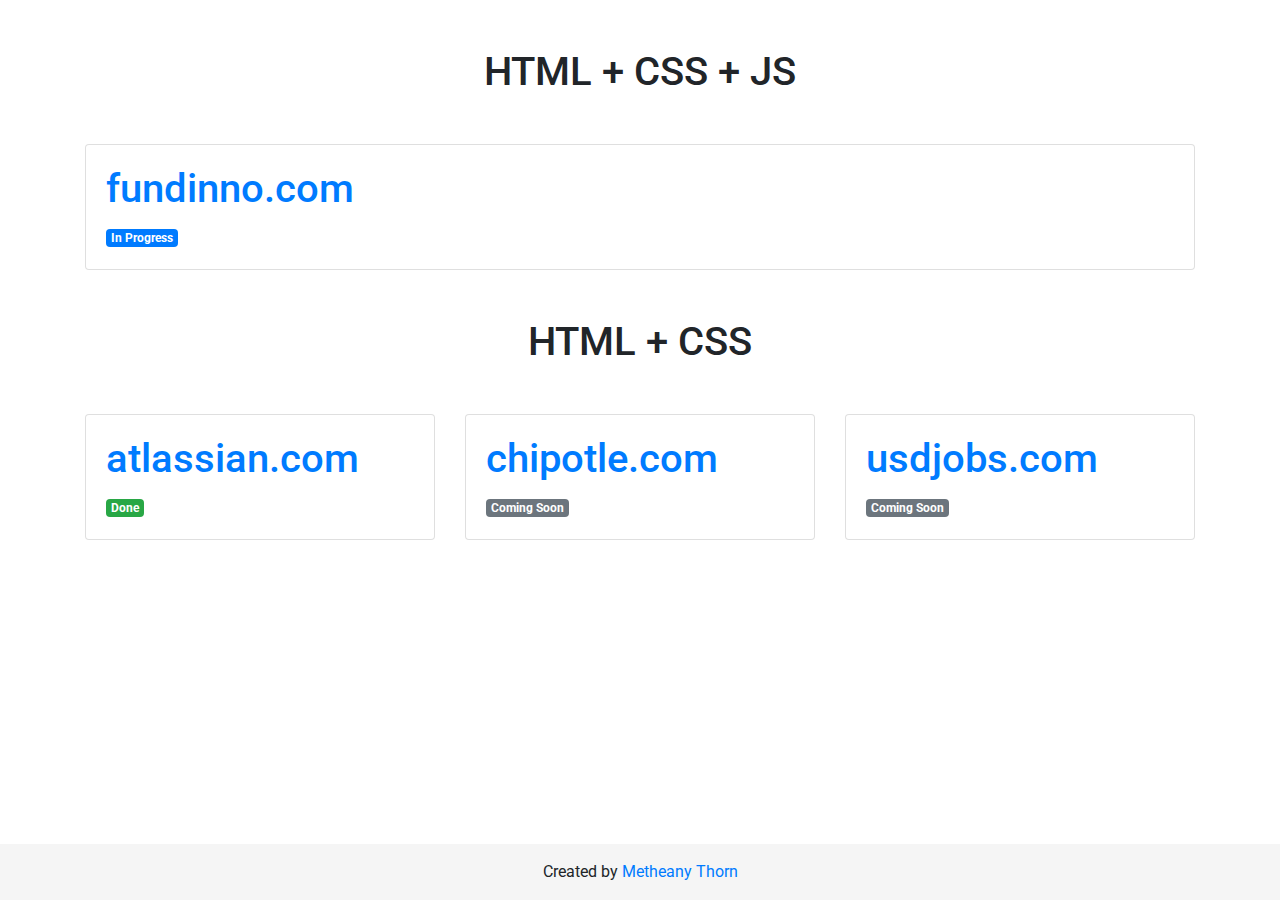
<file: index.html>
<!DOCTYPE html>
<html lang="en">
<head>
    <meta charset="utf-8">
    <meta name="viewport" content="width=device-width, initial-scale=1">
    <title>Pure HTML/CSS/JS</title>
    <link rel="icon" type="image/png" href="" sizes="32x32">
    <link href="https://fonts.googleapis.com/css?family=Roboto:100,300,400,500,700,900|Material+Icons" rel="stylesheet">
    <link rel="stylesheet" href="https://stackpath.bootstrapcdn.com/bootstrap/4.3.1/css/bootstrap.min.css">
    <style>
        .card:hover {
            box-shadow: 0 1rem 3rem rgba(0, 0, 0, .175);
        }

        .footer {
            background-color: #f5f5f5;
            text-align: center;
            position: absolute;
        }
    </style>
</head>
<body>
<div class="container mt-md-5 mt-sm-0 pb-5 rounded">
    <h1 class="text-center">HTML + CSS + JS</h1>
    <div class="card-deck my-5">
        <div class="card">
            <div class="card-body">
                <a href="fundinno.com/index.html" class="stretched-link"><h1 class="card-title">fundinno.com</h1></a>
                <span class="badge badge-primary">In Progress</span>
            </div>
        </div>
    </div>
    <h1 class="text-center">HTML + CSS</h1>
    <div class="card-deck my-5">
        <div class="card">
            <div class="card-body">
                <a href="atlassian.com/index.html" class="stretched-link"><h1 class="card-title">atlassian.com</h1></a>
                <span class="badge badge-success">Done</span>
            </div>
        </div>
        <div class="card">
            <div class="card-body">
                <a href="#" class="stretched-link"><h1 class="card-title">chipotle.com</h1></a>
                <span class="badge badge-secondary">Coming Soon</span>
            </div>
        </div>
        <div class="card">
            <div class="card-body">
                <a href="#" class="stretched-link"><h1 class="card-title">usdjobs.com</h1></a>
                <span class="badge badge-secondary">Coming Soon</span>
            </div>
        </div>
    </div>
</div>
<div class="footer fixed-bottom py-3">Created by <a href="#">Metheany Thorn</a></div>
</body>
</html>
</file>
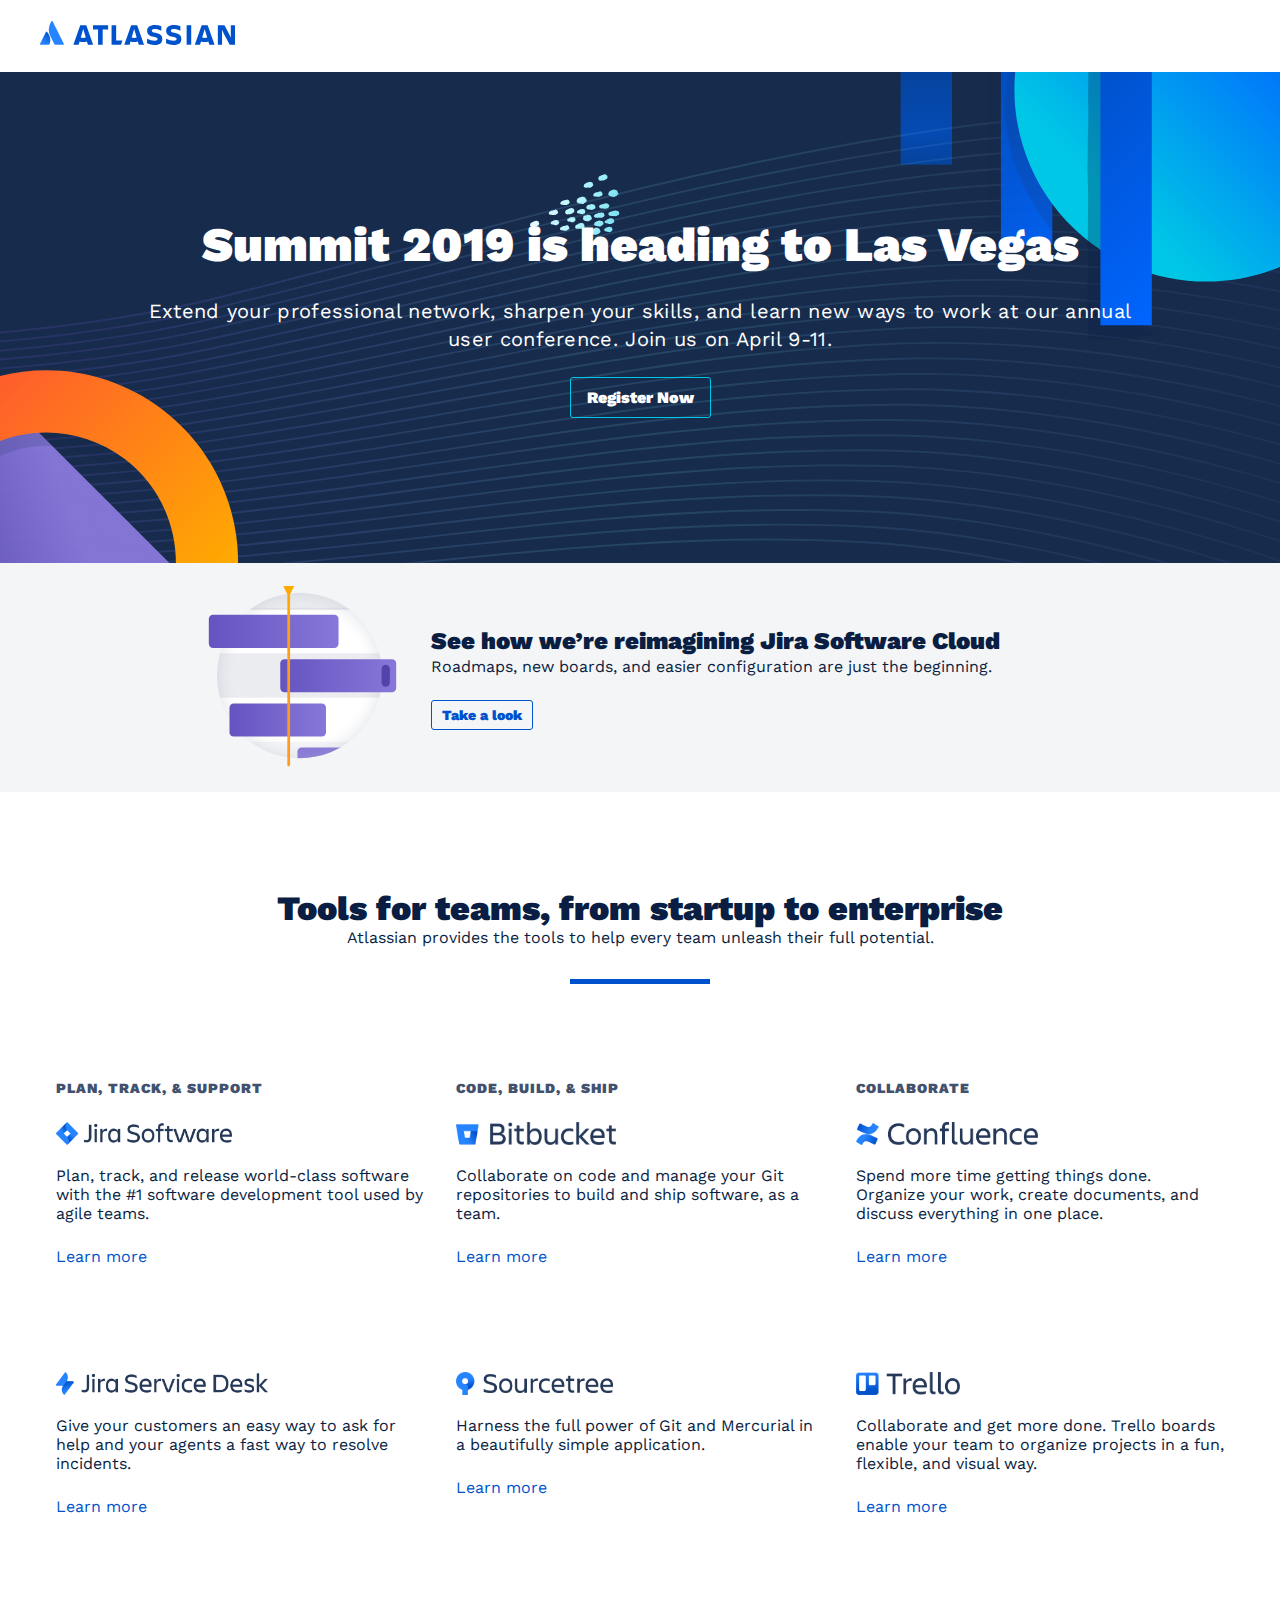
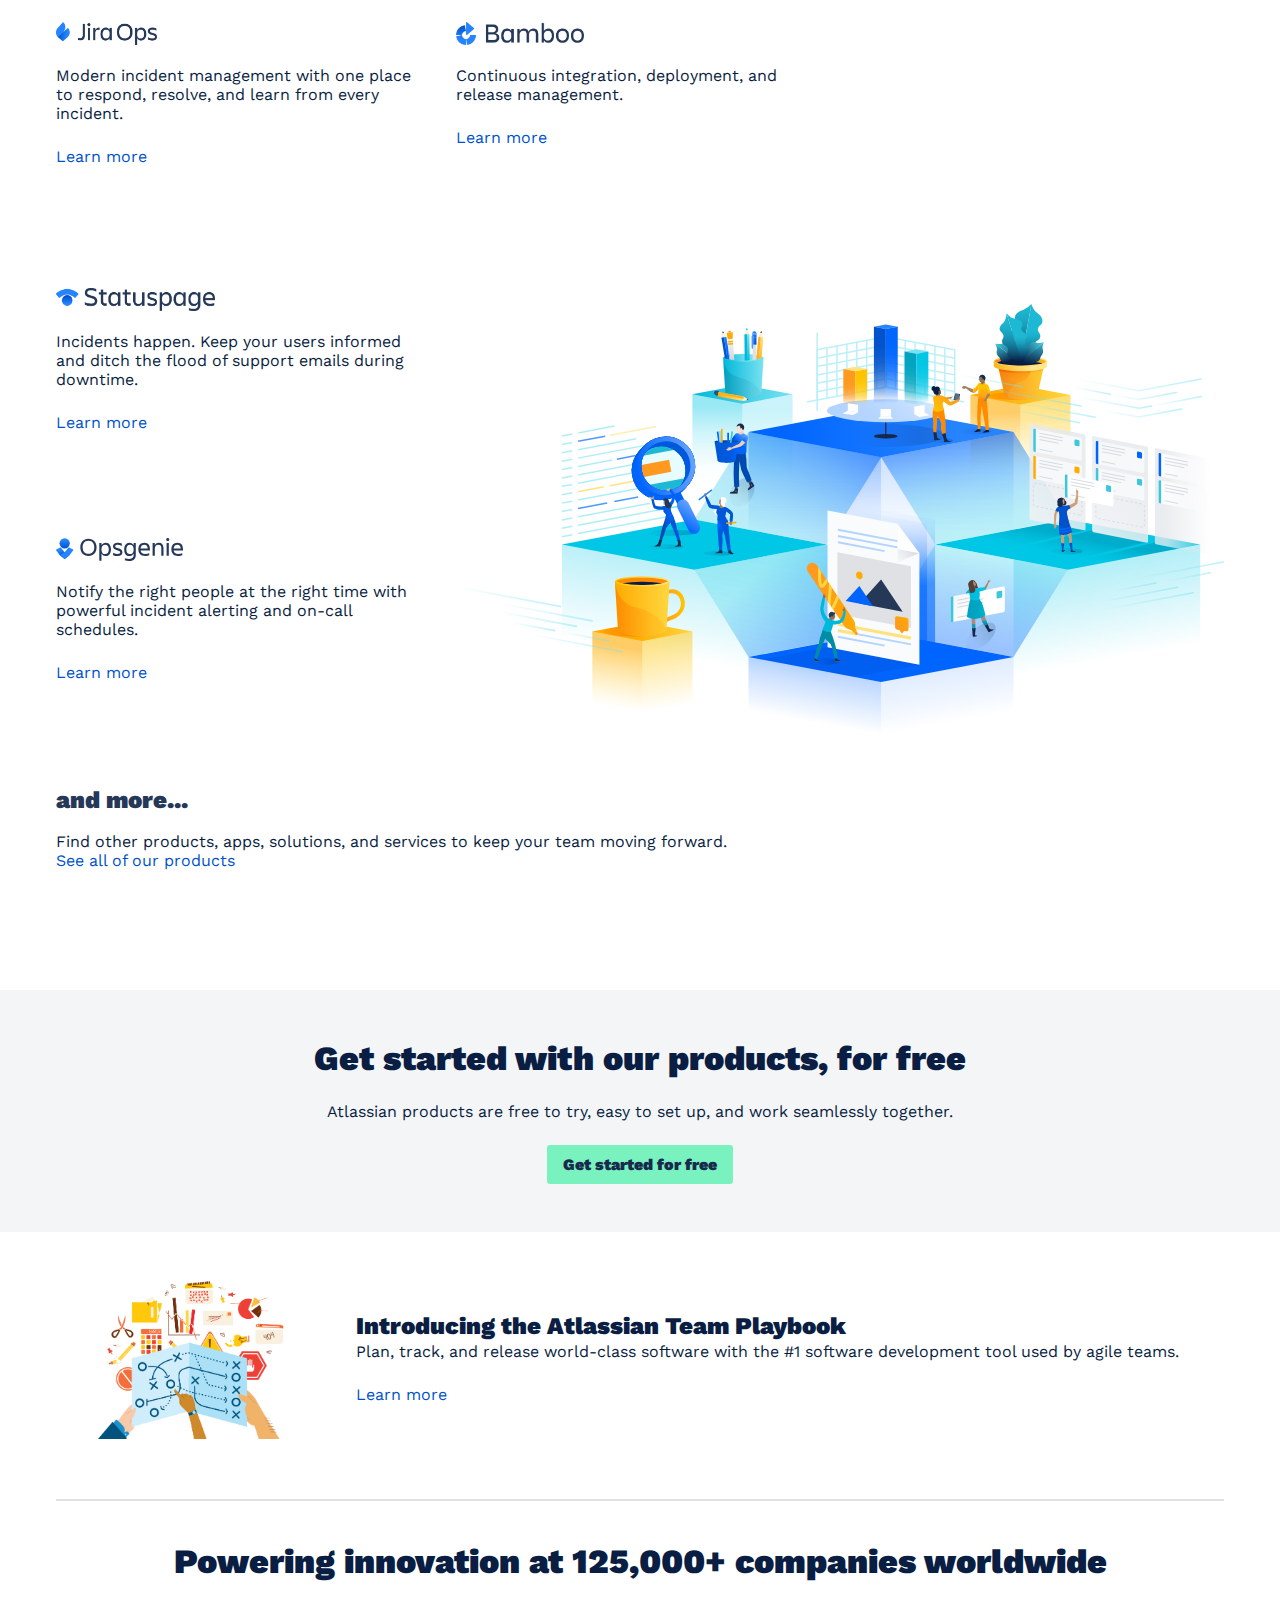
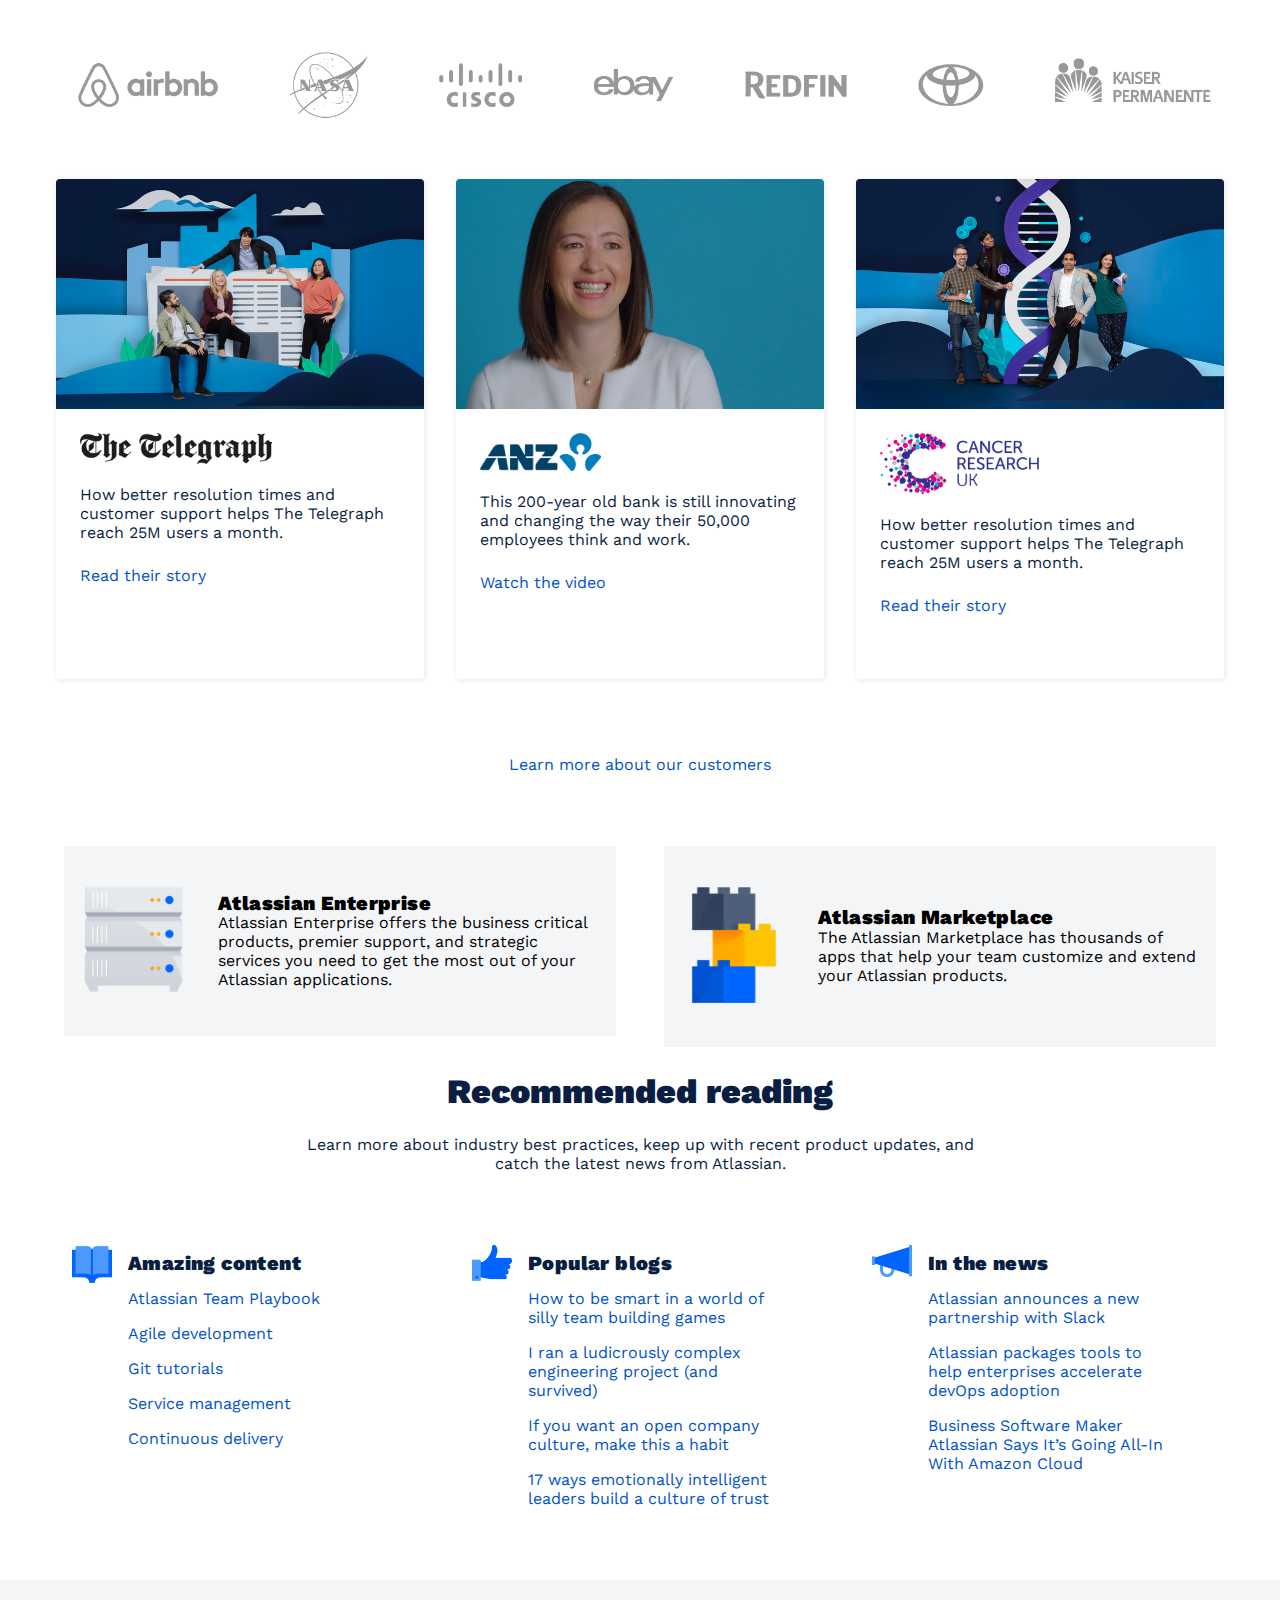
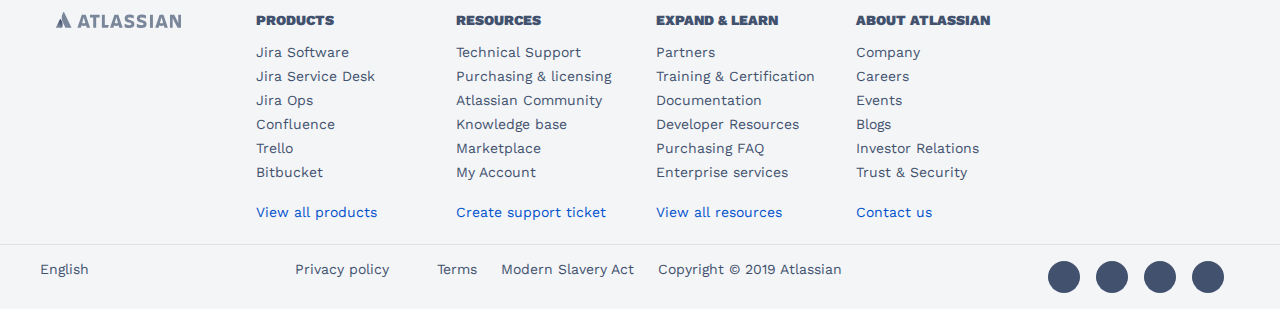
<file: atlassian.com/index.html>
<!DOCTYPE html>
<html lang="en">
<head>
    <meta charset="utf-8">
    <meta name="viewport" content="width=device-width, initial-scale=1">
    <title>Atlassian | Software Development and Collaboration Tools</title>
    <link rel="icon" type="image/png" href="assets/img/favicon.png" sizes="32x32">
    <!--font-->
    <link href="https://fonts.googleapis.com/css?family=Work+Sans" rel="stylesheet">
    <!--icon-->
    <link rel="stylesheet" href="https://use.fontawesome.com/releases/v5.7.2/css/all.css"
          integrity="sha384-fnmOCqbTlWIlj8LyTjo7mOUStjsKC4pOpQbqyi7RrhN7udi9RwhKkMHpvLbHG9Sr" crossorigin="anonymous">
    <!--stylesheet-->
    <link rel="stylesheet" href="assets/css/style.css">
</head>
<body>
<div class="header">
    <div class="container">
        <div class="logo">
            <img src="assets/img/Atlassian-horizontal-blue-rgb.svg" alt="Logo">
        </div>
    </div>
</div>
<div class="hero text-center">
    <div class="hero-info">
        <div class="display-3 hero-title">Summit 2019 is heading to Las Vegas</div>
        <div class="hero-content">
            <p>Extend your professional network, sharpen your skills, and learn new ways to work at our annual user
                conference. Join us on April 9-11.</p>
        </div>
        <a href="#" class="hero-btn">Register Now</a>
    </div>
</div>
<div class="gray-bg">
    <div class="flex-container wrap mx-auto max-width-1">
        <div class="my-img text-center">
            <img src="assets/img/introducing-roadmaps.svg" alt="Intoducing roadmaps">
        </div>
        <div class="my-info vertical-middle">
            <div class="heading">See how we’re reimagining Jira Software Cloud</div>
            <div class="a-content">
                <p>Roadmaps, new boards, and easier configuration are just the beginning.</p>
            </div>
            <a href="#" class="a-btn">Take a look</a>
        </div>
    </div>
</div>
<div class="py-5 text-center">
    <div class="display-1 pt-5">Tools for teams, from startup to enterprise</div>
    <p>Atlassian provides the tools to help every team unleash their full potential.</p>
    <hr class="line">
</div>
<div class="container">
    <div class="content flex-container flex-row wrap">
        <div class="card-block block-1">
            <div class="card-heading">Plan, track, & support</div>
            <div class="card">
                <div class="card-title">
                    <img src="assets/img/Jira%20Software@2x-blue.png" alt="Jira Software">
                </div>
                <div class="card-text">
                    <p>Plan, track, and release world-class software with the #1 software development tool used by agile
                        teams.</p>
                </div>
                <div>
                    <a href="#" class="link-arrow">
                        Learn more <i class="fas fa-long-arrow-alt-right link-arrow-icon"></i>
                    </a>
                </div>
            </div>
            <div class="card">
                <div class="card-title">
                    <img src="assets/img/Jira%20Service%20Desk@2x-blue.png" alt="Jira Software">
                </div>
                <div class="card-text">
                    <p>Give your customers an easy way to ask for help and your agents a fast way to resolve
                        incidents.</p>
                </div>
                <div>
                    <a href="#" class="link-arrow">
                        Learn more <i class="fas fa-long-arrow-alt-right link-arrow-icon"></i>
                    </a>
                </div>
            </div>
            <div class="card">
                <div class="card-title">
                    <img src="assets/img/Jira%20Ops-blue-rgb@2x.png" alt="Jira Software">
                </div>
                <div class="card-text">
                    <p>Modern incident management with one place to respond, resolve, and learn from every incident.</p>
                </div>
                <div>
                    <a href="#" class="link-arrow">
                        Learn more <i class="fas fa-long-arrow-alt-right link-arrow-icon"></i>
                    </a>
                </div>
            </div>
        </div>
        <div class="card-block block-2">
            <div class="card">
                <div class="card-title">
                    <img src="assets/img/Statuspage@2x-blue.png" alt="Jira Software">
                </div>
                <div class="card-text">
                    <p>Incidents happen. Keep your users informed and ditch the flood of support emails during
                        downtime.</p>
                </div>
                <div>
                    <a href="#" class="link-arrow">
                        Learn more <i class="fas fa-long-arrow-alt-right link-arrow-icon"></i>
                    </a>
                </div>
            </div>
            <div class="card">
                <div class="card-title">
                    <img src="assets/img/Opsgenie-blue-rgb.svg" alt="Jira Software">
                </div>
                <div class="card-text">
                    <p>Notify the right people at the right time with powerful incident alerting and on-call
                        schedules.</p>
                </div>
                <div>
                    <a href="#" class="link-arrow">
                        Learn more <i class="fas fa-long-arrow-alt-right link-arrow-icon"></i>
                    </a>
                </div>
            </div>
        </div>
        <div class="card-block block-3">
            <div class="card-heading">Code, build, & ship</div>
            <div class="card">
                <div class="card-title">
                    <img src="assets/img/Bitbucket@2x-blue.png" alt="Jira Software">
                </div>
                <div class="card-text">
                    <p>Collaborate on code and manage your Git repositories to build and ship software, as a team.</p>
                </div>
                <div>
                    <a href="#" class="link-arrow">
                        Learn more <i class="fas fa-long-arrow-alt-right link-arrow-icon"></i>
                    </a>
                </div>
            </div>
            <div class="card">
                <div class="card-title">
                    <img src="assets/img/Sourcetree@2x-blue.png" alt="Jira Software">
                </div>
                <div class="card-text">
                    <p>Harness the full power of Git and Mercurial in a beautifully simple application.</p>
                </div>
                <div>
                    <a href="#" class="link-arrow">
                        Learn more <i class="fas fa-long-arrow-alt-right link-arrow-icon"></i>
                    </a>
                </div>
            </div>
            <div class="card">
                <div class="card-title">
                    <img src="assets/img/Bamboo@2x-blue.png" alt="Jira Software">
                </div>
                <div class="card-text">
                    <p>Continuous integration, deployment, and release management.</p>
                </div>
                <div>
                    <a href="#" class="link-arrow">
                        Learn more <i class="fas fa-long-arrow-alt-right link-arrow-icon"></i>
                    </a>
                </div>
            </div>
        </div>
        <div class="card-block block-4">
            <div class="card-heading">Collaborate</div>
            <div class="card">
                <div class="card-title">
                    <img src="assets/img/Confluence@2x-blue.png" alt="Jira Software">
                </div>
                <div class="card-text">
                    <p>Spend more time getting things done. Organize your work, create documents, and discuss everything
                        in one place.</p>
                </div>
                <div>
                    <a href="#" class="link-arrow">
                        Learn more <i class="fas fa-long-arrow-alt-right link-arrow-icon"></i>
                    </a>
                </div>
            </div>
            <div class="card">
                <div class="card-title">
                    <img src="assets/img/Trello-icon-blue@2x.png" alt="Jira Software">
                </div>
                <div class="card-text">
                    <p>Collaborate and get more done. Trello boards enable your team to organize projects in a fun,
                        flexible, and visual way.</p>
                </div>
                <div>
                    <a href="#" class="link-arrow">
                        Learn more <i class="fas fa-long-arrow-alt-right link-arrow-icon"></i>
                    </a>
                </div>
            </div>
        </div>
        <div class="card-block-img block-5">
            <img src="assets/img/Stack.svg" alt="Various people building and collaborating" class="card-img">
        </div>
        <div class="card-block-footer block-6">
            <div class="heading mb-3">
                <a href="#" class="more">and more...</a>
            </div>
            <div class="card-text">
                <p>
                    Find other products, apps, solutions, and services to keep your team moving forward.
                    <a href="#">See all of our products</a>
                </p>
            </div>
        </div>
    </div>
</div>
<div class="gray-bg py-5 text-center">
    <div class="display-1 mb-4">Get started with our products, for free</div>
    <div class="mb-4">
        <p>Atlassian products are free to try, easy to set up, and work seamlessly together.</p>
    </div>
    <a href="#" class="get-start-btn">Get started for free</a>
</div>
<div class="container">
    <div class="flex-container wrap mx-auto content py-4">
        <div class="my-img text-center">
            <img src="assets/img/playsillustrationclean510x450-05.png" alt="Team Playbook" style="width: 190px">
        </div>
        <div class="my-info vertical-middle">
            <div class="heading">Introducing the Atlassian Team Playbook</div>
            <div class="a-content">
                <p>Plan, track, and release world-class software with the #1 software development tool used by agile
                    teams.</p>
            </div>
            <div>
                <a href="#" class="link-arrow">
                    Learn more <i class="fas fa-long-arrow-alt-right link-arrow-icon"></i>
                </a>
            </div>
        </div>
    </div>
    <div class="pa-3">
        <hr class="content">
    </div>
    <div class="my-4 text-center">
        <span class="display-1">Powering innovation at 125,000+ companies worldwide</span>
    </div>
    <div class="content pa-3">
        <img src="assets/img/Customer-logos-WAC-landing.png" alt="JIRA Service Desk customers" class="hide-xs">
        <img src="assets/img/customer-logos-stacked.png" alt="JIRA Service Desk customers" class="hide-sm-and-xl">
    </div>
    <div class="content flex-container flex-row wrap">
        <div class="card-block">
            <div class="card card-shadow">
                <div class="card-media">
                    <img src="assets/img/Telegraph.jpg" alt="Telegraph">
                </div>
                <div class="pa-4">
                    <div class="card-title">
                        <img src="assets/img/TheTelegraph_2x.png" alt="TheTelegraph logo"
                             style="width:192px;height: 100%;">
                    </div>
                    <div class="card-text">
                        <p>How better resolution times and customer support helps The Telegraph reach 25M users a
                            month.</p>
                    </div>
                    <div>
                        <a href="#" class="link-arrow">
                            Read their story <i class="fas fa-long-arrow-alt-right link-arrow-icon"></i>
                        </a>
                    </div>
                </div>
            </div>
        </div>
        <div class="card-block">
            <div class="card card-shadow">
                <div class="card-media">
                    <a href="#">
                        <img src="assets/img/Customers-ANZ.jpg" alt="Customers ANZ">
                        <i class="fas fa-play-circle play-icon"></i>
                    </a>
                </div>
                <div class="pa-4">
                    <div class="card-title">
                        <img src="assets/img/anz_x2.png" alt="ANZ logo" style="width:121px;height: 100%;">
                    </div>
                    <div class="card-text">
                        <p>This 200-year old bank is still innovating and changing the way their 50,000 employees think
                            and work.</p>
                    </div>
                    <div>
                        <a href="#" class="link-arrow">
                            <i class="fas fa-play-circle"></i> Watch the video
                        </a>
                    </div>
                </div>
            </div>
        </div>
        <div class="card-block">
            <div class="card card-shadow">
                <div class="card-media">
                    <img src="assets/img/Customers-CancerResearch.jpg" alt="Customers CancerResearch">
                </div>
                <div class="pa-4">
                    <div class="card-title">
                        <img src="assets/img/CancerResearch_2x.png" alt="TheTelegraph logo"
                             style="width:159px;height: 100%;">
                    </div>
                    <div class="card-text">
                        <p>How better resolution times and customer support helps The Telegraph reach 25M users a
                            month.</p>
                    </div>
                    <div>
                        <a href="#" class="link-arrow">
                            Read their story <i class="fas fa-long-arrow-alt-right link-arrow-icon"></i>
                        </a>
                    </div>
                </div>
            </div>
        </div>
    </div>
    <div class="text-center mb-5">
        <a href="#" class="link-arrow">
            Learn more about our customers <i class="fas fa-long-arrow-alt-right link-arrow-icon"></i>
        </a>
    </div>
</div>
<div class="container">
    <div class="flex-container flex-row wrap">
        <div class="feature-box">
            <div class="bg">
                <a href="#">
                    <div class="flex-container wrap mx-auto content py-4">
                        <div class="image text-center vertical-middle">
                            <img width="99px" src="assets/img/enterprise.png" alt="Enterprise">
                        </div>
                        <div class="my-info text vertical-middle">
                            <div class="title">Atlassian Enterprise <i
                                    class="fas fa-long-arrow-alt-right link-arrow-icon"></i></div>
                            <p>Atlassian Enterprise offers the business critical products, premier support, and
                                strategic services you need to get the most out of your Atlassian applications.</p>
                        </div>
                    </div>
                </a>
            </div>
        </div>
        <div class="feature-box">
            <div class="bg">
                <a href="#">
                    <div class="flex-container wrap mx-auto content py-4">
                        <div class="image text-center vertical-middle">
                            <img width="85px" src="assets/img/marketplace.png" alt="Marketplace">
                        </div>
                        <div class="my-info text vertical-middle">
                            <span class="title mb-4">Atlassian Marketplace <i
                                    class="fas fa-long-arrow-alt-right link-arrow-icon"></i></span>
                            <p>The Atlassian Marketplace has thousands of apps that help your team customize and extend
                                your Atlassian products.</p>
                        </div>
                    </div>
                </a>
            </div>
        </div>
    </div>
</div>
<div class="display-1 text-center pb-4">Recommended reading</div>
<div class="text-center mx-auto pb-4" style="max-width: 700px">Learn more about industry best practices, keep up with
    recent product updates, and catch the latest news from Atlassian.
</div>
<div class="container">
    <div class="flex-container flex-row wrap">
        <div class="card-block">
            <div class="flex-container wrap mx-auto content py-4">
                <div class="image text-center pt-2 pl-3">
                    <img width="40px" src="assets/img/icon-book.png" alt="Enterprise">
                </div>
                <div class="my-info text vertical-middle">
                    <div class="title mb-3">Amazing content</div>
                    <div class="mb-3"><a href="#">Atlassian Team Playbook</a></div>
                    <div class="mb-3"><a href="#">Agile development</a></div>
                    <div class="mb-3"><a href="#">Git tutorials</a></div>
                    <div class="mb-3"><a href="#">Service management</a></div>
                    <div class="mb-3"><a href="#">Continuous delivery</a></div>
                </div>
            </div>
        </div>
        <div class="card-block">
            <div class="flex-container wrap mx-auto content py-4">
                <div class="image text-center pt-2 pl-3">
                    <img width="40px" src="assets/img/icon-popular.png" alt="Enterprise">
                </div>
                <div class="my-info text vertical-middle">
                    <div class="title mb-3">Popular blogs</div>
                    <div class="mb-3"><a href="#">How to be smart in a world of silly team building games</a></div>
                    <div class="mb-3"><a href="#">I ran a ludicrously complex engineering project (and survived)</a>
                    </div>
                    <div class="mb-3"><a href="#">If you want an open company culture, make this a habit</a></div>
                    <div class="mb-3"><a href="#">17 ways emotionally intelligent leaders build a culture of trust</a>
                    </div>
                </div>
            </div>
        </div>
        <div class="card-block">
            <div class="flex-container wrap mx-auto content py-4">
                <div class="image text-center pt-2 pl-3">
                    <img width="40px" src="assets/img/icon-announcement.png" alt="Enterprise">
                </div>
                <div class="my-info text vertical-middle">
                    <div class="title mb-3">In the news</div>
                    <div class="mb-3"><a href="#">Atlassian announces a new partnership with Slack</a></div>
                    <div class="mb-3"><a href="#">Atlassian packages tools to help enterprises accelerate devOps
                        adoption</a></div>
                    <div class="mb-3"><a href="#">Business Software Maker Atlassian Says It’s Going All-In With Amazon
                        Cloud</a></div>
                </div>
            </div>
        </div>
    </div>
</div>
<div class="footer">
    <div class="container">
        <div class="flex-container flex-row wrap">
            <div class="fill-width lg-2 xs-12 pa-3">
                <a href="#">
                    <img width="125px" src="assets/img/logos-atlassian-logo-gradient-horizontal-neutral.svg" alt="">
                </a>
            </div>
            <div class="md-3 lg-2 sm-6 pa-3">
                <div class="body-2 mb-3">PRODUCTS</div>
                <div><a href="#">Jira Software</a></div>
                <div><a href="#">Jira Service Desk</a></div>
                <div><a href="#">Jira Ops</a></div>
                <div><a href="#">Confluence</a></div>
                <div><a href="#">Trello</a></div>
                <div><a href="#">Bitbucket</a></div>
                <div class="link"><a href="#">View all products</a></div>
            </div>
            <div class="md-3 lg-2 sm-6 pa-3">
                <div class="body-2 mb-3">RESOURCES</div>
                <div><a href="#">Technical Support</a></div>
                <div><a href="#">Purchasing & licensing</a></div>
                <div><a href="#">Atlassian Community</a></div>
                <div><a href="#">Knowledge base</a></div>
                <div><a href="#">Marketplace</a></div>
                <div><a href="#">My Account</a></div>
                <div class="link"><a href="#">Create support ticket</a></div>
            </div>
            <div class="md-3 lg-2 sm-6 pa-3">
                <div class="body-2 mb-3">EXPAND & LEARN</div>
                <div><a href="#">Partners</a></div>
                <div><a href="#">Training & Certification</a></div>
                <div><a href="#">Documentation</a></div>
                <div><a href="#">Developer Resources</a></div>
                <div><a href="#">Purchasing FAQ</a></div>
                <div><a href="#">Enterprise services</a></div>
                <div class="link"><a href="#">View all resources</a></div>
            </div>
            <div class="md-3 lg-2 sm-6 pa-3">
                <div class="body-2 mb-3">ABOUT ATLASSIAN</div>
                <div><a href="#">Company</a></div>
                <div><a href="#">Careers</a></div>
                <div><a href="#">Events</a></div>
                <div><a href="#">Blogs</a></div>
                <div><a href="#">Investor Relations</a></div>
                <div><a href="#">Trust & Security</a></div>
                <div class="link"><a href="#">Contact us</a></div>
            </div>
        </div>
    </div>
    <div class="footer-more">
        <div class="container">
            <div class="flex-container flex-row wrap">
                <div class="language-selector mr-auto">
                    <a href="#"><i class="fas fa-globe"></i> English <i class="fas fa-caret-down"></i></a>
                </div>
                <div class="sm-12 pr-5">
                    <a href="#">Privacy policy</a>
                </div>
                <div class="sm-12 pr-4">
                    <a href="#">Terms</a>
                </div>
                <div class="sm-12 pr-4">
                    <a href="#">Modern Slavery Act</a>
                </div>
                <div class="sm-12 pb-3 mr-auto">
                    Copyright © 2019 Atlassian
                </div>
                <div class="social-media">
                    <div class="icon">
                        <a href="#">
                            <i class="fab fa-facebook-f"></i>
                        </a>
                    </div>
                    <div class="icon">
                        <a href="#">
                            <i class="fab fa-twitter"></i>
                        </a>
                    </div>
                    <div class="icon">
                        <a href="#">
                            <i class="fab fa-linkedin-in"></i>
                        </a>
                    </div>
                    <div class="icon">
                        <a href="#">
                            <i class="fab fa-youtube"></i>
                        </a>
                    </div>

                </div>
            </div>

        </div>
    </div>
</div>
<!--<div class="clearfix"></div>-->
</body>
</html>
</file>
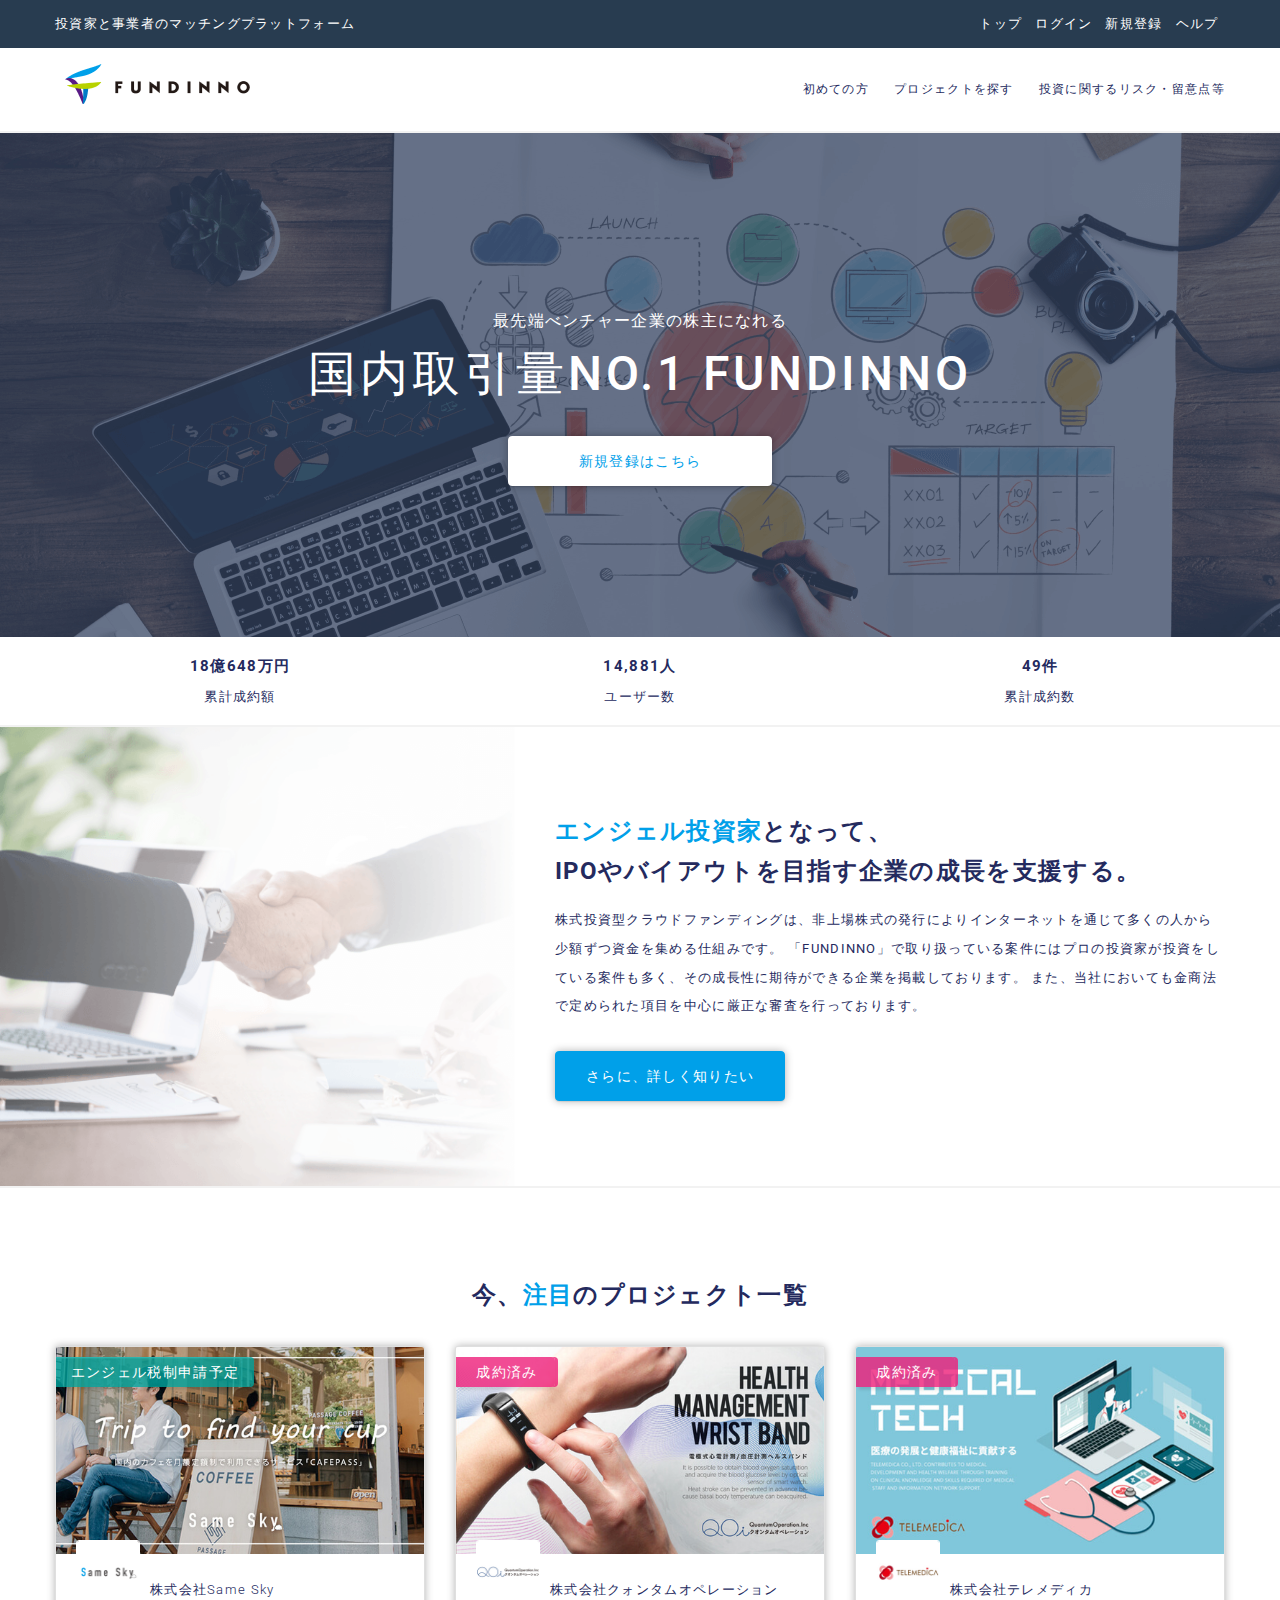
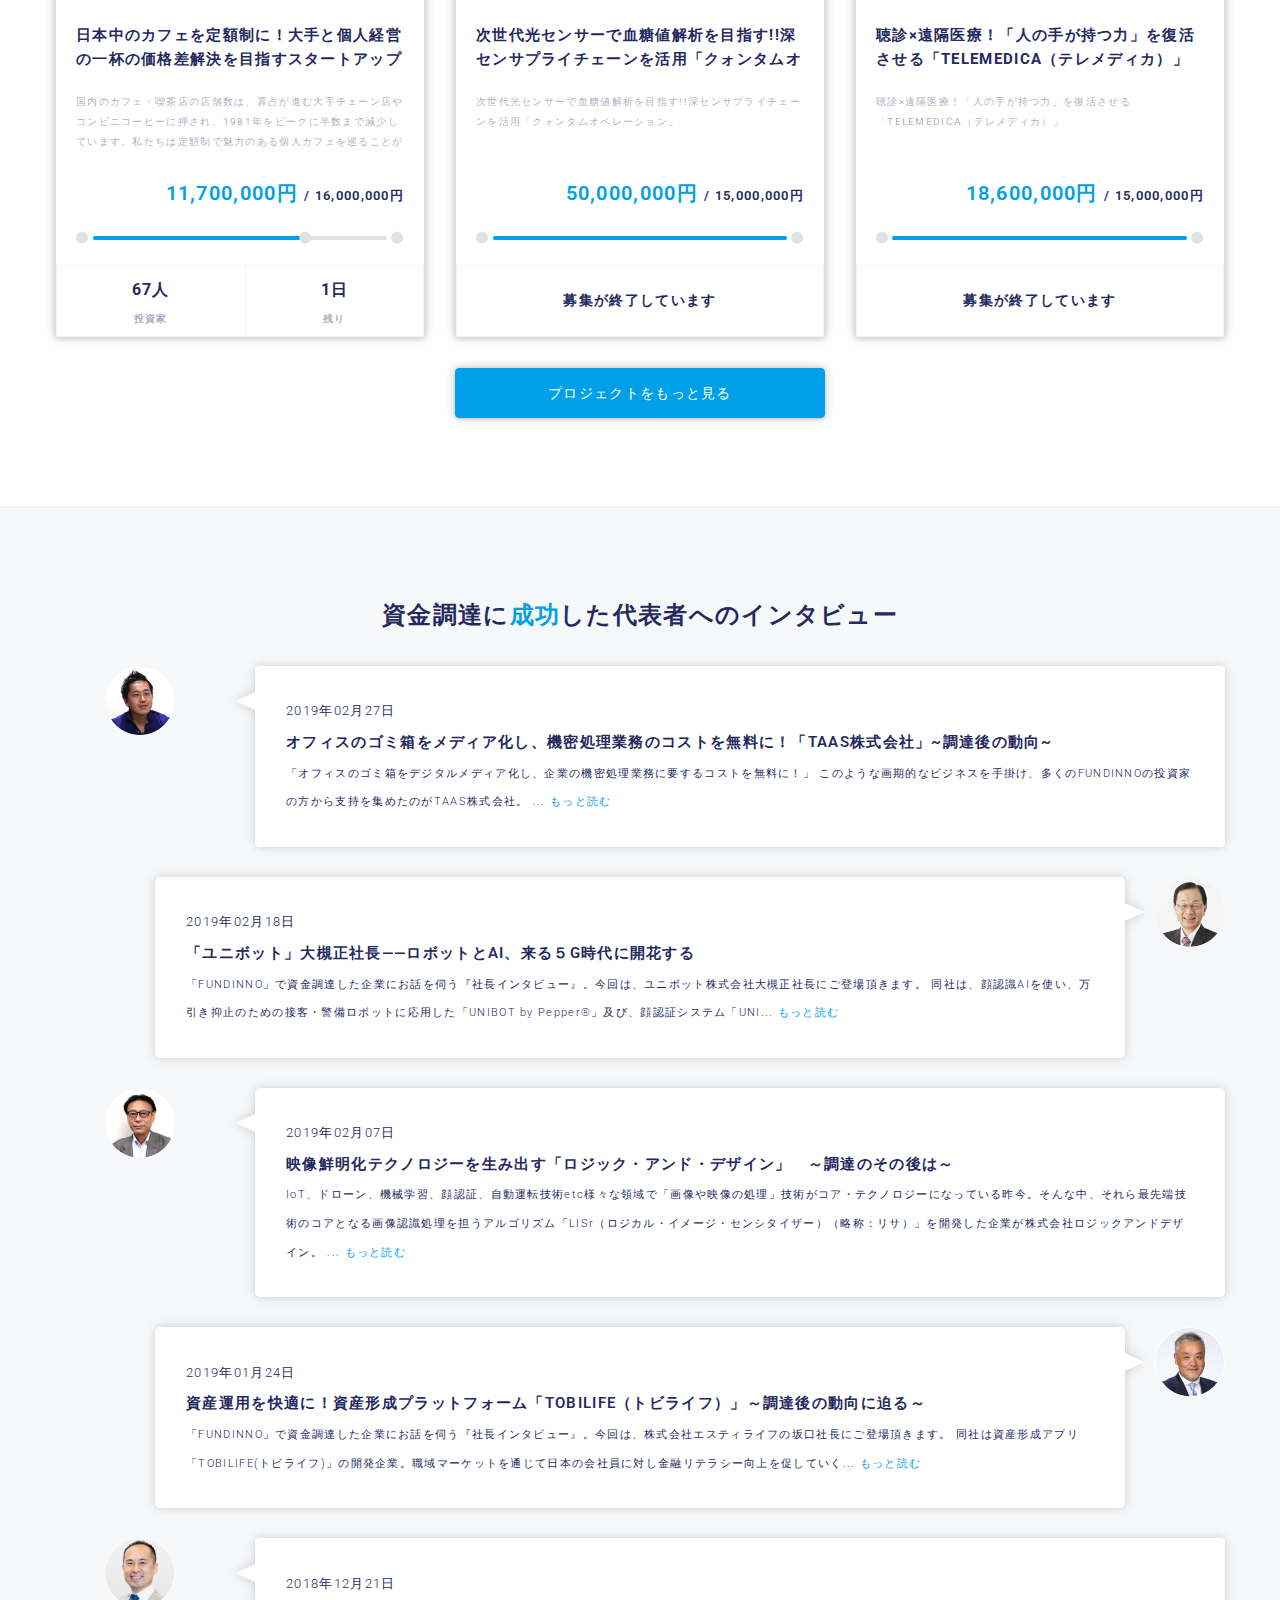
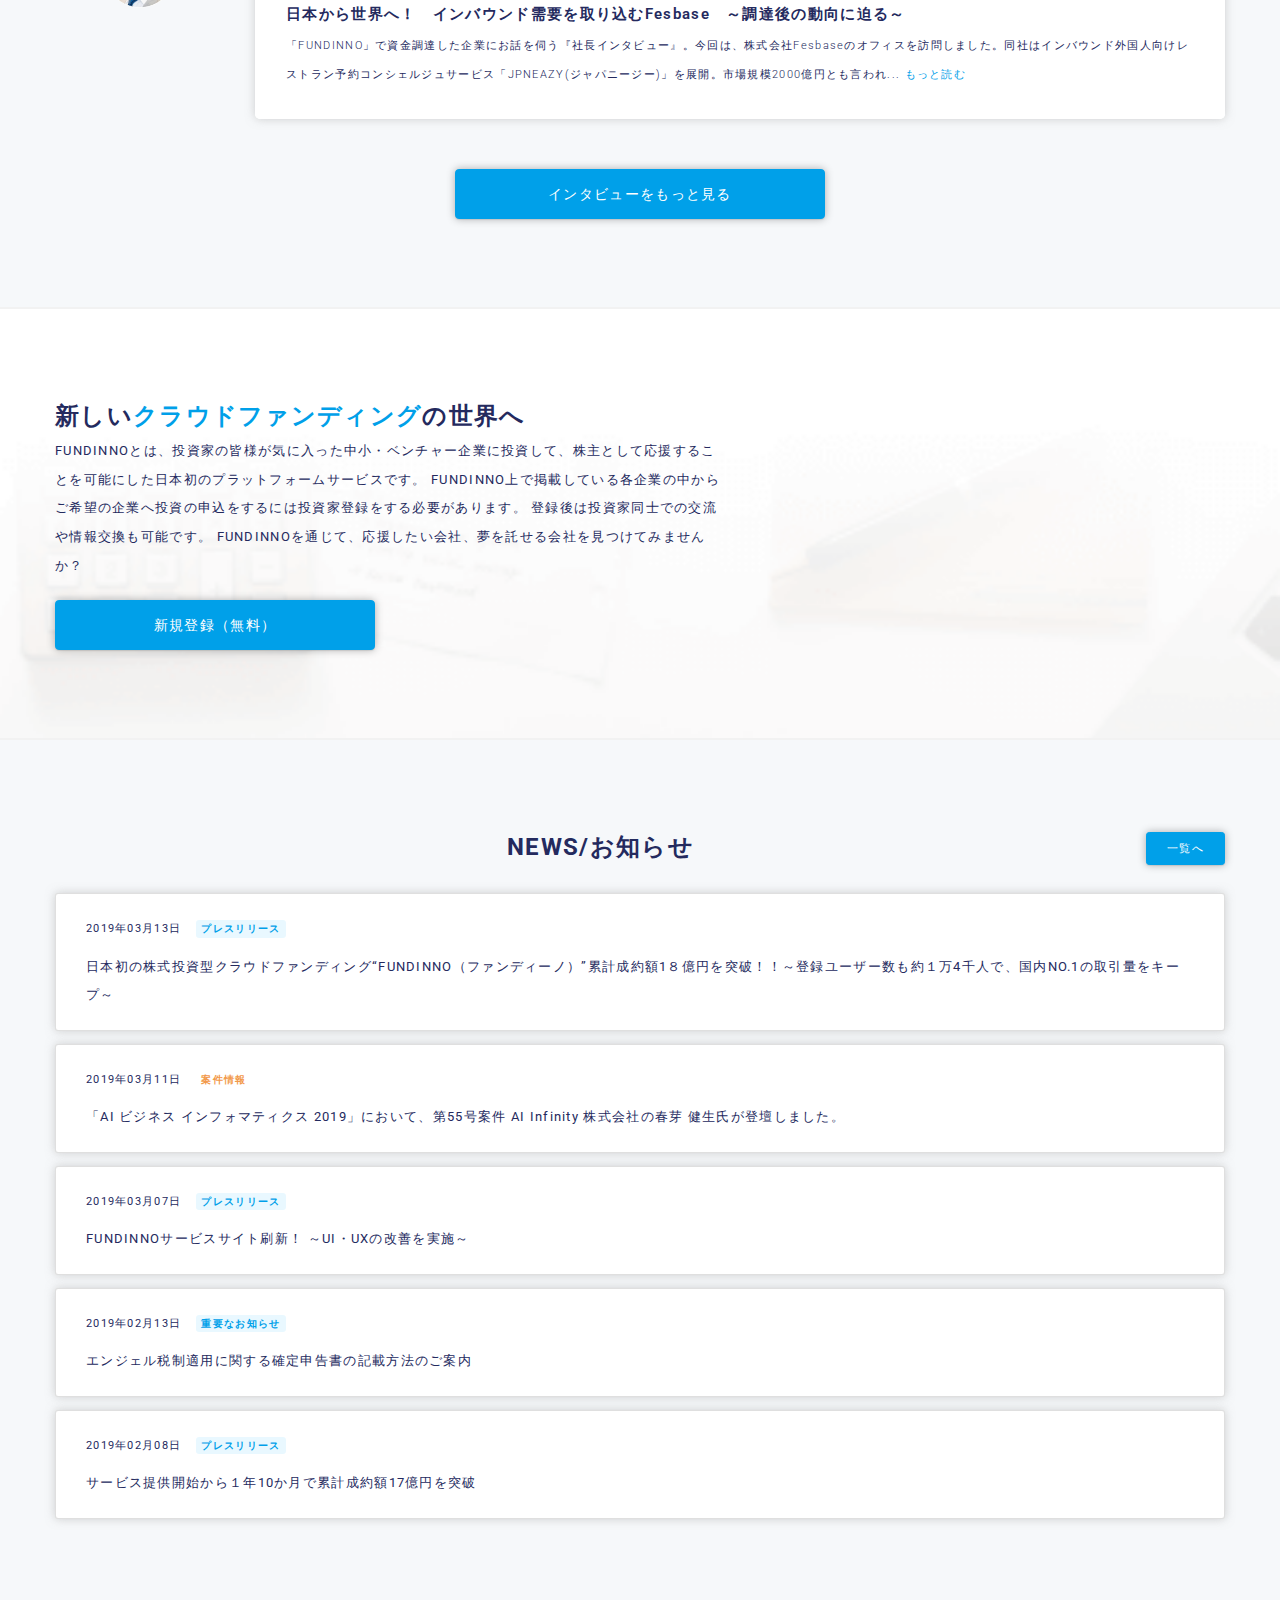
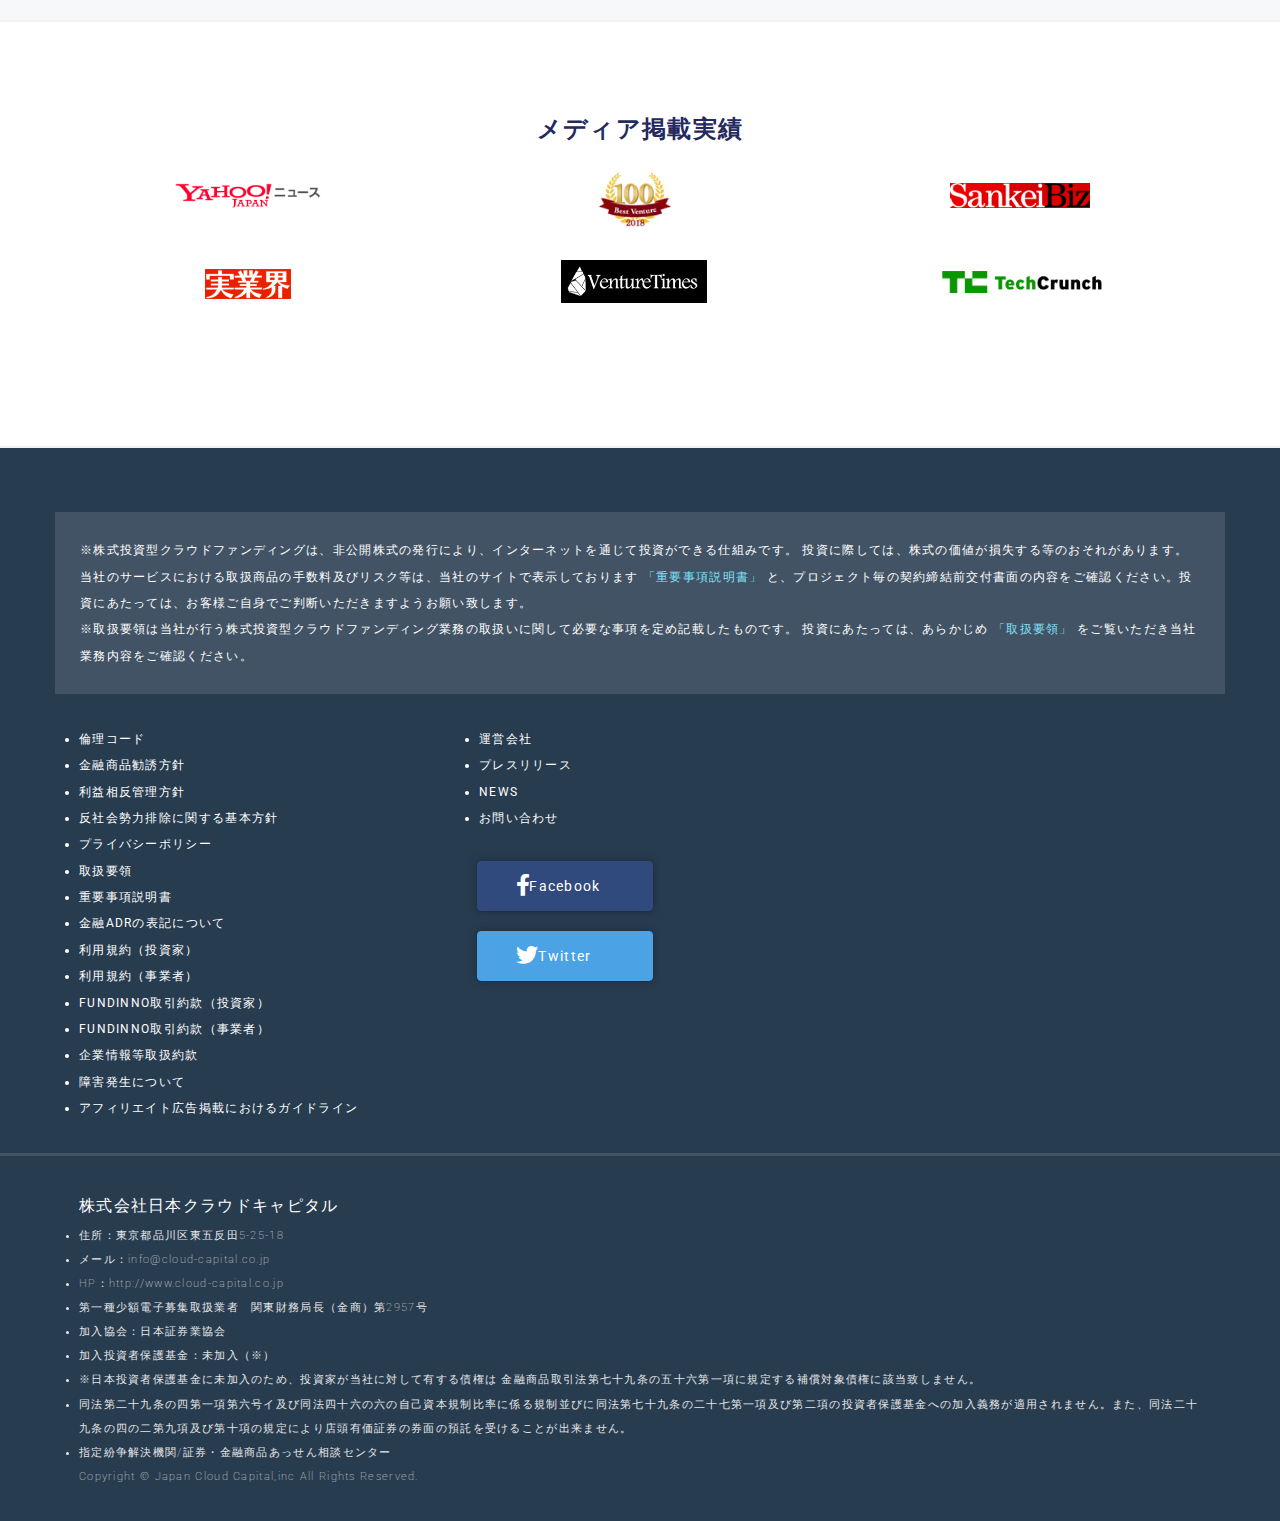
<file: fundinno.com/index.html>
<!doctype html>
<html lang="ja">
<head>
    <meta charset="utf-8">
    <title>取引量日本No1！※日本初の株式投資型クラウドファンディング|ベンチャー企業・非上場企業への新しい投資と増資による資金調達のマッチングプラットフォームです（※当社調べ：2017年12月13日時点） -
        FUNDINNO</title>
    <meta name="viewport" content="width=device-width, initial-scale=1">
    <!--stylesheet-->
    <link rel="stylesheet" href="assets/css/style.css">

    <!--favicon icon-->
    <link rel="icon" type="image/png" sizes="32x32"
          href="assets/img/favicon/favicon-32x32.png">
    <!--font-->
    <link href="https://fonts.googleapis.com/css?family=Roboto" rel="stylesheet">
    <!--font icon-->
    <link rel="stylesheet" href="https://use.fontawesome.com/releases/v5.7.2/css/all.css">
</head>

<body>
<div>
    <header>
        <nav class="navbar navbar-expand-sm navbar-dark bg-dark">
            <div class="container">
                <div class="title">投資家と事業者のマッチングプラットフォーム</div>
                <ul class="navbar-nav">
                    <li class="nav-item">
                        <a class="nav-link" href="/">トップ</a>
                    </li>
                    <li class="nav-item">
                        <a class="nav-link" href="#">ログイン</a>
                    </li>
                    <li class="nav-item">
                        <a class="nav-link" href="#">新規登録</a>
                    </li>
                    <li class="nav-item">
                        <a class="nav-link" href="#">ヘルプ</a>
                    </li>
                </ul>
            </div>
        </nav>
        <div class="header">
            <div class="container d-flex flex-row justify-content-between">
                <div>
                    <a href="/">
                        <img data-hidpi-src="assets/img/layouts/logo@2x-5e518891279f438228d789758365ede63277a9b7d321039f8b9753856e424473.png"
                             width="185" class="hover-fade ml-10" alt="FUNDINNO"
                             src="assets/img/layouts/logo-8c6e794299d9697d93ac16b61353e8a613839293c0554b632544537128b6e9e0.png"/>
                    </a>
                </div>
                <div class="d-flex flex-row justify-content-sm-start">
                    <a class="link align-self-center mr-25" href="#">初めての方</a>
                    <a class="link align-self-center mr-25" href="#">プロジェクトを探す</a>
                    <a class="link align-self-center" href="#">投資に関するリスク・留意点等</a>
                </div>
            </div>
        </div>
    </header>

    <div id="carouselIndicators" class="carousel slide" data-ride="carousel">
        <!--<ol class="carousel-indicators">-->
            <!--<li data-target="#carouselIndicators" data-slide-to="0" class="active"></li>-->
            <!--<li data-target="#carouselIndicators" data-slide-to="1"></li>-->
            <!--<li data-target="#carouselIndicators" data-slide-to="2"></li>-->
            <!--<li data-target="#carouselIndicators" data-slide-to="3"></li>-->
        <!--</ol>-->
        <div class="carousel-inner">
            <div class="carousel-item active">
                <div class="slide1 d-flex flex-column justify-content-center align-items-center"
                     style="background-image: url(assets/img/index/jumbotron_bg-10a63a4aebf2eeb53000b66d26a7c170c0295ecbf6fc4e71f5635617ad8aa938.png)">
                    <div class="container text-center">
                        <div class="subtitle">最先端べンチャー企業の株主になれる</div>
                        <h1>国内取引量NO.1 FUNDINNO</h1>
                    </div>
                    <a class="btn btn-primary-inv btn-lg" href="#">
                        <span class="ml-40 mr-40">新規登録はこちら</span>
                    </a></div>
            </div>
            <div class="carousel-item">
                <div class="features d-flex align-items-center"
                     style="background-image: url(assets/img/slider/0944e70a-7bc0-40ae-987f-254e2d57835c.jpg)">
                    <div class="container">
                        <div class="row projects media">
                            <div class="col-md-7">
                                <a href="#">
                                    <img class="swmain"
                                         src="assets/img/project/thumb16by9_cf0047c2-917c-4e06-8545-147e9ed102b0.jpg"
                                         alt="日本中のカフェを定額制に！大手と個人経営の一杯の価格差解決を目指すスタートアップ"/>
                                </a></div>
                            <div class="col-md-5">
                                <div class="details-wrapper">
                                    <div class="mb-20">
                                        <div class="projects details ">
                                            <h5>
                                                <a href="#">日本中のカフェを定額制に！大手と個人経営の一杯の価格差解決を目指すスタートアップ</a>
                                            </h5>

                                            <div class="media d-sm-none">
                                                <div class="pull-left">
                                                    <img width="40" class="media-object"
                                                         src="assets/img/company/thumb_eea330d8-b3dd-41b3-8a1d-09a824a73866.png"
                                                         alt="SameSky logo "/>
                                                </div>
                                                <div class="media-body">
                                                    <h4 class="media-heading">株式会社Same Sky</h4>
                                                    <div class="mb-5 tags">
                                                        <i class="fa fa-tag"></i>
                                                        <a href="#">
                                                            <span class="mr-5">地域活性</span>
                                                        </a></div>
                                                </div>
                                            </div>

                                            <div class="details-body">
                                                <div class="project-properties">
                                                    <div class="mb-1 clearfix">
                                                        <div class="float-left"> 目標募集額</div>
                                                        <div class="float-right">16,000,000円</div>
                                                    </div>
                                                    <div class="mb-1">
                                                        <div class="d-flex justify-content-start fill-width">
                                                            <div class="progress-wrapper d-flex justify-content-between align-items-center"
                                                                 style="width: 57%">
                                                                <i class="fa fa-circle pr-1 text-primary"></i>
                                                                <div class="progress fill-width">
                                                                    <div class="progress-bar" style="width: 73%">
                                                                        <i class="fa fa-circle text-primary"></i>
                                                                    </div>
                                                                </div>
                                                                <i class="fa fa-circle pl-1  "></i>
                                                            </div>
                                                            <div class="progress-wrapper d-flex justify-content-between align-items-center"
                                                                 style="width: 42%">
                                                                <div class="progress fill-width">
                                                                    <div class="progress-bar bg-pink"
                                                                         style="width: 0"></div>
                                                                </div>
                                                                <i class="fa fa-circle pl-1 "></i>
                                                            </div>
                                                        </div>
                                                    </div>
                                                    <div class="clearfix">
                                                        <div class="float-left">投資家</div>
                                                        <div class="float-right">67人</div>
                                                    </div>
                                                    <div class="mb-1 clearfix">
                                                        <div class="float-left">残り</div>
                                                        <div class="float-right">1日</div>
                                                    </div>
                                                </div>
                                            </div>
                                        </div>
                                    </div>
                                    <div class="mb-20">
                                        <a class="btn btn-block btn-lg btn-primary" href="#">もっとみる</a>
                                    </div>
                                </div>
                            </div>
                        </div>
                    </div>
                </div>
            </div>
            <div class="carousel-item">
                <div class="d-flex align-items-center"
                     style="background-image: url(assets/img/slider/58e5a628-2482-47f6-8250-7cd3f51d1cfb.jpg)">
                    <div class="container">
                        <div class="row">
                            <div class="col-md-5">
                                <img class="swmain"
                                     src="assets/img/slider/thumb16by9_05fdd37a-2080-4c76-a11c-ea9fdc213021.png"
                                     alt="オフィスのゴミ箱をメディア化し、機密処理業務のコストを無料に！「TAAS株式会社」~調達後の動向~"/>
                            </div>
                            <div class="col-md-7 pl-40">
                                <h2>代表者インタビュー</h2>
                                <div class="title mb-10">
                                    オフィスのゴミ箱をメディア化し、機密処理業務のコストを無料に！「TAAS株式会社」~調達後の動向~
                                </div>
                                <div class="mb-20 f-19">
                                    <img width="40" class="mr-10"
                                         src="assets/img/company/thumb_c80bd601-7f7c-4ed2-a984-d1d68d098a12.jpg"
                                         alt="TAAS logo"/>
                                    TAAS株式会社
                                </div>
                                <div class="row">
                                    <div class="offset-md-3 col-md-6">
                                        <a class="btn btn-block btn-lg btn-white" href="#">もっとみる</a>
                                    </div>
                                </div>
                            </div>
                        </div>
                    </div>
                </div>
            </div>
            <div class="carousel-item">
                <div class="headline d-flex align-items-center"
                     style="background-image: url(assets/img/slider/3685b823-ebb1-4838-8242-fe490ef2402b.jpg)">
                    <div class="container">
                        <div class="row align-items-center">
                            <div class="col-5">
                                <img class="swmain"
                                     src="assets/img/slider/thumb16by9_7c1d8191-0925-459f-8b7c-a6af4a714ba7.jpg"
                                     alt="「AI ビジネス インフォマティクス 2019」において、第55号案件 AI Infinity 株式会社の春芽 健生氏が登壇しました。"/>
                            </div>
                            <div class="col-7">
                                <h2>NEWS</h2>
                                <div class="title mb-15">
                                    「AI ビジネス インフォマティクス 2019」において、第55号案件 AI Infinity 株式会社の春芽 健生氏が登壇しました。
                                </div>
                                <div class="mb-25">
                                    <span class="mr-10">2019年3月11日</span>
                                    <span class="label badge-deeporange">
                            案件情報
                          </span>
                                </div>
                                <div class="row">
                                    <div class="offset-md-3 col-md-6">
                                        <a class="btn btn-block btn-lg btn-white" href="#">もっとみる</a>
                                    </div>
                                </div>
                            </div>
                        </div>
                    </div>
                </div>
            </div>
        </div>
    </div>

    <section class="tallies">
        <div class="container">
            <div class="row">
                <div class="py-5 py-md-3 py-5 col">
                    <h3 class="value">
                        18億648万円
                    </h3>
                    <div class="title text-muted">
                        累計成約額
                    </div>
                </div>
                <div class="py-5 py-md-3 col">
                    <h3 class="value">
                        14,881人
                    </h3>
                    <div class="title text-muted">
                        ユーザー数
                    </div>
                </div>
                <div class="py-5 py-md-3 col">
                    <h3 class="value">
                        49件
                    </h3>
                    <div class="title text-muted">
                        累計成約数
                    </div>
                </div>
            </div>
        </div>
    </section>

    <section class="about">
        <div class="container">
            <div class="row">
                <div class="col-md-5">
                </div>
                <div class="description col-md-7">
                    <div class="mb-30">
                        <h2 class="mb-15">
                            <span class="c-primary">エンジェル投資家</span>となって、<br/>
                            IPOやバイアウトを目指す企業の成長を支援する。
                        </h2>
                        株式投資型クラウドファンディングは、非上場株式の発行によりインターネットを通じて多くの人から少額ずつ資金を集める仕組みです。
                        「FUNDINNO」で取り扱っている案件にはプロの投資家が投資をしている案件も多く、その成長性に期待ができる企業を掲載しております。
                        また、当社においても金商法で定められた項目を中心に厳正な審査を行っております。
                    </div>
                    <a class="btn btn-lg btn-primary" href="#">さらに、詳しく知りたい</a>
                </div>
            </div>
        </div>
    </section>

    <section class="pickups">
        <div class="container">
            <h2 class="text-center mb-30">今、<span class="text-primary">注目</span>のプロジェクト一覧</h2>
            <div class="row cards">
                <div class="col-md-12 col-lg-4">
                    <div class="projects card">
                        <div class="ribbon angel">
                            <div class="title">エンジェル税制申請予定</div>
                        </div>
                        <a href="#">
                            <img class="card-img-top"
                                 src="assets/img/project/thumb16by9_cf0047c2-917c-4e06-8545-147e9ed102b0.jpg"
                                 alt="日本中のカフェを定額制に！大手と個人経営の一杯の価格差解決を目指すスタートアップ"/>
                        </a>
                        <div class="card-body">
                            <div class="company media">
                                <img width="64" class="media-object"
                                     src="assets/img/company/thumb_eea330d8-b3dd-41b3-8a1d-09a824a73866.png"
                                     alt="SameSky logo"/>
                                <div class="media-body">
                                    <span class="text-muted">株式会社Same Sky</span>
                                </div>
                            </div>
                            <h5 class="card-title">
                                <a href="#">日本中のカフェを定額制に！大手と個人経営の一杯の価格差解決を目指すスタートアップ</a>
                            </h5>
                            <div class="description">
                                国内のカフェ・喫茶店の店舗数は、寡占が進む大手チェーン店やコンビニコーヒーに押され、1981年をピークに半数まで減少しています。私たちは定額制で魅力のある個人カフェを巡ることができるサブスクリプション型コーヒーチケットサービス「CAFE
                                PASS(カフェパス)」をお客様に提供することで、お店に訪れるきっかけをつくり、個人経営のカフェ・喫茶店が大手と共存できる世界を創ることを目指します。
                            </div>
                            <div class="achievement clearfix">
                                <div class="float-right">
                                  <span class="solicit">
                                    11,700,000円
                                  </span>
                                    / 16,000,000円
                                </div>
                            </div>
                            <div class="indicator">
                                <div class="card-progress-wrapper d-flex justify-content-between align-items-center">
                                    <i class="fa fa-circle text-primary mr-1"></i>
                                    <div class="progress fill-width">
                                        <div class="progress-bar" style="width: 73%">
                                            <i class="fa fa-circle text-primary"></i>
                                        </div>
                                    </div>
                                    <i class="fa fa-circle ml-1"></i>
                                </div>
                            </div>
                            <div class="status d-flex">
                                <div class="flex-fill h-100 border-right d-flex flex-column justify-content-center align-items-center">
                                    <h3 class="value">
                                        67人
                                    </h3>
                                    <div class="title">
                                        投資家
                                    </div>
                                </div>
                                <div class="flex-fill h-100 d-flex flex-column justify-content-center align-items-center">
                                    <h3 class="value">
                                        1日
                                    </h3>
                                    <div class="title">
                                        残り
                                    </div>
                                </div>
                            </div>
                        </div>
                    </div>
                </div>
                <div class="col-md-12 col-lg-4">
                    <div class="projects card">
                        <div class="ribbon executed">
                            <div class="title">成約済み</div>
                        </div>
                        <a href="#">
                            <img class="card-img-top"
                                 src="assets/img/project/thumb16by9_fa7d558d-a1dc-4af4-aeef-feb95dd9f291.jpg"
                                 alt="次世代光センサーで血糖値解析を目指す!!深センサプライチェーンを活用「クォンタムオペレーション」"/>
                        </a>
                        <div class="card-body">
                            <div class="company media">
                                <img width="64" class="media-object"
                                     src="assets/img/company/thumb_edf155b9-9af5-4b3e-9998-94b38fd780f5.jpg"
                                     alt="QuantumOperation.Inc logo"/>
                                <div class="media-body">
                                    <span class="text-muted">株式会社クォンタムオペレーション</span>
                                </div>
                            </div>
                            <h5 class="card-title">
                                <a href="#">次世代光センサーで血糖値解析を目指す!!深センサプライチェーンを活用「クォンタムオペレーション」</a>
                            </h5>

                            <div class="description">
                                次世代光センサーで血糖値解析を目指す!!深センサプライチェーンを活用「クォンタムオペレーション」
                            </div>
                            <div class="achievement clearfix">
                                <div class="float-right">
                                  <span class="solicit">
                                      50,000,000円
                                  </span>
                                    / 15,000,000円
                                </div>
                            </div>
                            <div class="indicator">
                                <div class="card-progress-wrapper d-flex justify-content-between align-items-center">
                                    <i class="fa fa-circle text-primary mr-1"></i>
                                    <div class="progress fill-width">
                                        <div class="progress-bar" style="width: 100%"></div>
                                    </div>
                                    <i class="fa fa-circle text-primary ml-1"></i>
                                </div>
                            </div>
                            <div class="status d-flex justify-content-center align-items-center">
                                募集が終了しています
                            </div>
                        </div>
                    </div>
                </div>
                <div class="col-md-12 col-lg-4">
                    <div class="projects card">
                        <div class="ribbon executed">
                            <div class="title">成約済み</div>
                        </div>
                        <a href="#">
                            <img class="card-img-top"
                                 src="assets/img/project/thumb16by9_b2ceb52a-67a4-4ce3-81ce-c1186a077374.jpg"
                                 alt="聴診×遠隔医療！「人の手が持つ力」を復活させる「TELEMEDICA（テレメディカ）」"/>
                        </a>
                        <div class="card-body">
                            <div class="company media">
                                <img width="64" class="media-object"
                                     src="assets/img/company/thumb_7bfa76e6-37a2-4729-b451-cc24e63be6e5.jpg"
                                     alt="TELEMEDICA logo"/>
                                <div class="media-body">
                                    <span class="text-muted">株式会社テレメディカ</span>
                                </div>
                            </div>
                            <h5 class="card-title">
                                <a href="#">聴診×遠隔医療！「人の手が持つ力」を復活させる「TELEMEDICA（テレメディカ）」</a>
                            </h5>
                            <div class="description">
                                聴診×遠隔医療！「人の手が持つ力」を復活させる「TELEMEDICA（テレメディカ）」
                            </div>
                            <div class="achievement clearfix">
                                <div class="float-right">
                                  <span class="solicit">
                                      18,600,000円
                                  </span>
                                    / 15,000,000円
                                </div>
                            </div>
                            <div class="indicator">
                                <div class="card-progress-wrapper d-flex justify-content-between align-items-center">
                                    <i class="fa fa-circle text-primary mr-1"></i>
                                    <div class="progress fill-width">
                                        <div class="progress-bar" style="width: 100%"></div>
                                    </div>
                                    <i class="fa fa-circle text-primary ml-1"></i>
                                </div>
                            </div>
                            <div class="status d-flex justify-content-center align-items-center">
                                募集が終了しています
                            </div>
                        </div>
                    </div>
                </div>

            </div>
            <div class="row">
                <div class="col-md-6 col-lg-4 offset-md-3 offset-lg-4">
                    <a class="btn btn-lg btn-block btn-primary" href="#">プロジェクトをもっと見る</a>
                </div>
            </div>
        </div>
    </section>

    <section class="case-studies">
        <div class="container">
            <h2 class="text-center mb-30">資金調達に<span class="c-primary">成功</span>した代表者へのインタビュー</h2>
            <div class="mb-50">
                <div class="row mb-30">
                    <div class="col-lg-1 col-md-2 col-sm-5 col-xs-5 mx-sm-auto mx-xs-auto">
                        <img class="fill-width rounded-circle"
                             src="assets/img/profile/thumb_917ba34c-2edf-4726-88f2-9d7f1a554d89.png"
                             alt="profile image"/>
                    </div>
                    <div class="col-md-10">
                        <div class="balloon balloon-left">
                            <div class="text-muted">2019年02月27日</div>
                            <div class="title">
                                オフィスのゴミ箱をメディア化し、機密処理業務のコストを無料に！「TAAS株式会社」~調達後の動向~
                            </div>
                            <span class="content">
                                「オフィスのゴミ箱をデジタルメディア化し、企業の機密処理業務に要するコストを無料に！」
                                このような画期的なビジネスを手掛け、多くのFUNDINNOの投資家の方から支持を集めたのがTAAS株式会社。
                                ...
                                <a href="#">もっと読む</a>
                            </span>
                        </div>
                    </div>
                </div>
                <div class="row mb-30">
                    <div class="col-md-10 offset-md-1">
                        <div class="balloon balloon-right">
                            <div class="text-muted">2019年02月18日</div>
                            <div class="title">
                                「ユニボット」大槻正社長――ロボットとAI、来る５G時代に開花する
                            </div>
                            <span class="content">
                                「FUNDINNO」で資金調達した企業にお話を伺う『社長インタビュー』。今回は、ユニボット株式会社大槻正社長にご登場頂きます。
				                同社は、顔認識AIを使い、万引き抑止のための接客・警備ロボットに応用した「UNIBOT by Pepper®︎」及び、顔認証システム「UNI...
                                <a href="#">もっと読む</a>
                            </span>
                        </div>
                    </div>
                    <div class="col-lg-1 col-md-2 col-sm-5 col-xs-5 mx-sm-auto mx-xs-auto">
                        <img class="fill-width rounded-circle"
                             src="assets/img/profile/thumb_e26cbdd0-92d2-42e1-bc94-5a78ec735f54.png"
                             alt="profile image"/>
                    </div>
                </div>
                <div class="row mb-30">
                    <div class="col-lg-1 col-md-2 col-sm-5 col-xs-5 mx-sm-auto mx-xs-auto">
                        <img class="fill-width rounded-circle"
                             src="assets/img/profile/thumb_4d0b933c-4fe8-4b55-829e-5c339bbcc69a.png"
                             alt="profile image"/>
                    </div>
                    <div class="col-md-10">
                        <div class="balloon balloon-left">
                            <div class="text-muted">2019年02月07日</div>
                            <div class="title">
                                映像鮮明化テクノロジーを生み出す「ロジック・アンド・デザイン」　～調達のその後は～
                            </div>
                            <span class="content">
				                    IoT、ドローン、機械学習、顔認証、自動運転技術etc様々な領域で「画像や映像の処理」技術がコア・テクノロジーになっている昨今。そんな中、それら最先端技術のコアとなる画像認識処理を担うアルゴリズム「LISr（ロジカル・イメージ・センシタイザー）（略称：リサ）」を開発した企業が株式会社ロジックアンドデザイン。
                                    ...
                                <a href="#">もっと読む</a>
                            </span>
                        </div>
                    </div>
                </div>
                <div class="row mb-30">
                    <div class="col-md-10 offset-md-1">
                        <div class="balloon balloon-right">
                            <div class="text-muted">2019年01月24日</div>
                            <div class="title">
                                資産運用を快適に！資産形成プラットフォーム「TOBILIFE（トビライフ）」～調達後の動向に迫る～
                            </div>
                            <span class="content">
                                「FUNDINNO」で資金調達した企業にお話を伺う『社長インタビュー』。今回は、株式会社エスティライフの坂口社長にご登場頂きます。
                                同社は資産形成アプリ「TOBILIFE(トビライフ)」の開発企業。職域マーケットを通じて日本の会社員に対し金融リテラシー向上を促していく...
                                <a href="#">もっと読む</a>
                            </span>
                        </div>
                    </div>
                    <div class="col-lg-1 col-md-2 col-sm-5 col-xs-5 mx-sm-auto mx-xs-auto">
                        <img class="fill-width rounded-circle"
                             src="assets/img/profile/thumb_9461525b-ce61-4763-bbae-db2d939bfdb7.jpg"
                             alt="profile image"/>
                    </div>
                </div>
                <div class="row mb-30">
                    <div class="col-lg-1 col-md-2 col-sm-5 col-xs-5 mx-sm-auto mx-xs-auto">
                        <img class="fill-width rounded-circle"
                             src="assets/img/profile/thumb_2b2c161e-5b16-4b86-a1e9-ac134644fb34.jpg"
                             alt="profile image"/>
                    </div>
                    <div class="col-md-10">
                        <div class="balloon balloon-left">
                            <div class="text-muted">2018年12月21日</div>
                            <div class="title">
                                日本から世界へ！　インバウンド需要を取り込むFesbase　～調達後の動向に迫る～
                            </div>
                            <span class="content">
                                「FUNDINNO」で資金調達した企業にお話を伺う『社長インタビュー』。今回は、株式会社Fesbaseのオフィスを訪問しました。同社はインバウンド外国人向けレストラン予約コンシェルジュサービス「JPNEAZY(ジャパニージー)」を展開。市場規模2000億円とも言われ...
                                <a href="#">もっと読む</a>
                            </span>
                        </div>
                    </div>
                </div>
            </div>
            <div class="row">
                <div class="col-md-6 col-lg-4 offset-md-3 offset-lg-4">
                    <a class="btn btn-lg btn-block btn-primary" href="#">インタビューをもっと見る</a>
                </div>
            </div>
        </div>
    </section>

    <section class="crowd-funding">
        <div class="container">
            <div class="row">
                <div class="description col-lg-7">
                    <h2>新しい<span class="text-primary">クラウドファンディング</span>の世界へ</h2>
                    <div class="mb-20">
                        FUNDINNOとは、投資家の皆様が気に入った中小・ベンチャー企業に投資して、株主として応援することを可能にした日本初のプラットフォームサービスです。
                        FUNDINNO上で掲載している各企業の中からご希望の企業へ投資の申込をするには投資家登録をする必要があります。
                        登録後は投資家同士での交流や情報交換も可能です。
                        FUNDINNOを通じて、応援したい会社、夢を託せる会社を見つけてみませんか？
                    </div>
                    <div class="row">
                        <div class="col-md-6 col-lg-6 offset-md-3 offset-lg-0">
                            <a class="btn btn-primary btn-lg btn-block" href="#">新規登録（無料）</a>
                        </div>
                    </div>
                </div>
            </div>
        </div>

    </section>

    <section class="news">
        <div class="container">
            <div class="d-flex justify-content-between align-items-center mb-25">
                <div></div>
                <h2 class="text-center">NEWS/お知らせ</h2>
                <div>
                    <a class="btn btn-primary" href="#">一覧へ</a>
                </div>
            </div>
            <div class="headlines card">
                <div class="card-body">
                    <div class="mb-10">
                        <small class="pr-10">2019年03月13日</small>
                        <span class="badge badge-info">
                            プレスリリース
                        </span>
                    </div>
                    <div>
                        <a href="#">日本初の株式投資型クラウドファンディング“FUNDINNO（ファンディーノ）”累計成約額1８億円を突破！！～登録ユーザー数も約１万4千人で、国内NO.1の取引量をキープ～</a>
                    </div>
                </div>
            </div>
            <div class="headlines card">
                <div class="card-body">
                    <div class="mb-10">
                        <small class="pr-10">2019年03月11日</small>
                        <span class="badge badge-deeporange">
                            案件情報
                        </span>
                    </div>
                    <div>
                        <a href="#">「AI ビジネス インフォマティクス 2019」において、第55号案件 AI Infinity 株式会社の春芽 健生氏が登壇しました。</a>
                    </div>
                </div>
            </div>
            <div class="headlines card">
                <div class="card-body">
                    <div class="mb-10">
                        <small class="pr-10">2019年03月07日</small>
                        <span class="badge badge-info">
                            プレスリリース
                        </span>
                    </div>
                    <div>
                        <a href="#">FUNDINNOサービスサイト刷新！ ～UI・UXの改善を実施～</a>
                    </div>
                </div>
            </div>
            <div class="headlines card">
                <div class="card-body">
                    <div class="mb-10">
                        <small class="pr-10">2019年02月13日</small>
                        <span class="badge badge-primary">
                            重要なお知らせ
                        </span>
                    </div>
                    <div>
                        <a href="#">エンジェル税制適用に関する確定申告書の記載方法のご案内</a>
                    </div>
                </div>
            </div>
            <div class="headlines card">
                <div class="card-body">
                    <div class="mb-10">
                        <small class="pr-10">2019年02月08日</small>
                        <span class="badge badge-info">プレスリリース</span>
                    </div>
                    <div>
                        <a href="#">サービス提供開始から１年10か月で累計成約額17億円を突破</a>
                    </div>
                </div>
            </div>
            <a class="btn btn-lg btn-block btn-primary btn-list d-sm-none" href="#">一覧へ</a>
        </div>
    </section>

    <section class="postings">
        <div class="container">
            <h2 class="text-center">メディア掲載実績</h2>
            <div class="text-center pt-20 pb-20">
                <div class="clearfix pb-20">
                    <div style="float: left; width: 33%; padding-top: 8px; padding-bottom: 9px">
                        <img width="152"
                             src="assets/img/media_banners/yahoonews_logo-847410724b563bebe3648481651e4bc4a47dccd76bd7d880a8b91d2219155f2f.png"
                             alt="media banner"/>
                    </div>
                    <div style="float: left; width: 33%">
                        <img width="105"
                             src="assets/img/media_banners/best_venture_logo-8ebe394dae310eb3a96cb2dea619f57035b6e0ed708b011dd71a53ce9a154884.png"
                             alt="media banner"/>
                    </div>
                    <div style="float: left; width: 33%; padding-top: 13px; padding-bottom: 13px">
                        <img width="140"
                             src="assets/img/media_banners/sankeibiz_logo-9b9a7319092e352ee0bcdbd6f4d44d90816e097db380a0b81c850b3be50a773b.png"
                             alt="media banner"/>
                    </div>
                </div>
                <div class="clearfix pb-20">
                    <div style="float: left; width: 33%; padding-top: 9px; padding-bottom: 9px">
                        <img width="86"
                             src="assets/img/media_banners/jitsugyokai_logo-c4a8ebb1a250e32341a82ae855ff1a4054178aa80afed7feaffd3844c41ed017.png"
                             alt="media banner"/>
                    </div>
                    <div style="float: left; width: 33%">
                        <img width="146"
                             src="assets/img/media_banners/venture_times_logo-3cd34f043662eceaf28bbd96ea6b8f6b6e36ba802b5faa2b6c3718438df48a38.png"
                             alt="media banner"/>
                    </div>
                    <div style="float: left; width: 33%; padding-top: 4px; padding-bottom: 5px">
                        <img width="163"
                             src="assets/img/media_banners/techcrunch_logo-f1e670f4c03151b6af4ae2a16a57307ac4e42c373ce879292509d2977e5321d5.png"
                             alt="media banner"/>
                    </div>
                </div>
            </div>

        </div>
    </section>

    <footer class="footer">
        <div class="inner1">
            <div class="container">
                <div class="disclaimers">
                    <p>
                        ※株式投資型クラウドファンディングは、非公開株式の発行により、インターネットを通じて投資ができる仕組みです。
                        投資に際しては、株式の価値が損失する等のおそれがあります。
                        当社のサービスにおける取扱商品の手数料及びリスク等は、当社のサイトで表示しております
                        <a target="_blank" href="#">「重要事項説明書」</a>
                        と、プロジェクト毎の契約締結前交付書面の内容をご確認ください。投資にあたっては、お客様ご自身でご判断いただきますようお願い致します。
                    </p>
                    <p>
                        ※取扱要領は当社が行う株式投資型クラウドファンディング業務の取扱いに関して必要な事項を定め記載したものです。
                        投資にあたっては、あらかじめ
                        <a target="_blank" href="#">「取扱要領」</a>
                        をご覧いただき当社業務内容をご確認ください。
                    </p>
                </div>

                <div class="row">
                    <div class="col-md-4 px-5">
                        <ul class="list-unstyled">
                            <li><a href="#">倫理コード</a></li>
                            <li><a href="#">金融商品勧誘方針</a></li>
                            <li><a href="#">利益相反管理方針</a></li>
                            <li><a href="#">反社会勢力排除に関する基本方針</a></li>
                            <li><a href="#">プライバシーポリシー</a></li>
                            <li><a href="#">取扱要領</a></li>
                            <li><a href="#">重要事項説明書</a></li>
                            <li><a href="#">金融ADRの表記について</a></li>
                            <li><a href="#">利用規約（投資家）</a></li>
                            <li><a href="#">利用規約（事業者）</a></li>
                            <li><a href="#">FUNDINNO取引約款（投資家）</a></li>
                            <li><a href="#">FUNDINNO取引約款（事業者）</a></li>
                            <li><a href="#">企業情報等取扱約款</a></li>
                            <li><a href="#" class="mr-10">障害発生について</a></li>
                            <li><a href="#">アフィリエイト広告掲載におけるガイドライン</a></li>
                        </ul>
                    </div>
                    <div class="col-md-4 px-5">
                        <ul class="list-unstyled mb-30">
                            <li><a href="http://www.cloud-capital.co.jp/company/" class="mr-10" target="_blank">運営会社</a>
                            </li>
                            <li><a href="#">プレスリリース</a></li>
                            <li><a class="mr-10" href="#">NEWS</a></li>
                            <li><a href="#">お問い合わせ</a></li>
                        </ul>
                        <div class="row">
                            <div class="col-lg-6 col-sm-12 mb-20 mx-3 px-0">
                                <a href="https://www.facebook.com/787329994745275/"
                                   class="btn btn-lg btn-block btn-facebook">
                                    <span class="btn-label-lg"><i class="fab fa-facebook-f"></i></span>Facebook
                                </a>
                            </div>
                            <div class="col-lg-6 col-sm-12 mb-20 mx-3 px-0">
                                <a href="https://twitter.com/cloudcapital1" class="btn btn-lg btn-block btn-twitter">
                                    <span class="btn-label-lg"><i class="fab fa-twitter"></i></span>Twitter
                                </a>
                            </div>
                        </div>
                    </div>
                </div>
            </div>
        </div>
        <div class="inner2">
            <div class="container px-5">
                <div class="jcc">株式会社日本クラウドキャピタル</div>
                <ul class="list-unstyled">
                    <li>住所：東京都品川区東五反田5-25-18</li>
                    <li>メール：<a class="mr-10"
                               href="mailto:info@cloud-capital.co.jp">info@cloud-capital.co.jp</a>
                    </li>
                    <li>HP：<a href="http://www.cloud-capital.co.jp" target="_blank">http://www.cloud-capital.co.jp</a>
                    </li>
                </ul>
                <ul class="list-unstyled">
                    <li>第一種少額電子募集取扱業者　関東財務局長（金商）第2957号</li>
                    <li>加入協会：日本証券業協会</li>
                    <li>加入投資者保護基金：未加入（※）</li>
                    <li>※日本投資者保護基金に未加入のため、投資家が当社に対して有する債権は 金融商品取引法第七十九条の五十六第一項に規定する補償対象債権に該当致しません。</li>
                    <li>
                        同法第二十九条の四第一項第六号イ及び同法四十六の六の自己資本規制比率に係る規制並びに同法第七十九条の二十七第一項及び第二項の投資者保護基金への加入義務が適用されません。また、同法二十九条の四の二第九項及び第十項の規定により店頭有価証券の券面の預託を受けることが出来ません。
                    </li>
                    <li>指定紛争解決機関/証券・金融商品あっせん相談センター</li>
                </ul>
                <div>Copyright &copy; Japan Cloud Capital,inc All Rights Reserved.</div>
            </div>
        </div>
    </footer>
</div>
<script>
    $("#carouselIndicators > div:gt(0)").hide();

    setInterval(function() {
        $('#carouselIndicators > div:first')
            .fadeOut(1000)
            .next()
            .fadeIn(1000)
            .end()
            .appendTo('#carouselIndicators');
    },  3000);
</script>
</body>
</html>
</file>
<file: fundinno.com/assets/css/style.css>
* {
    margin: 0;
    padding: 0;
}

html {
    box-sizing: border-box;
    overflow-y: scroll; /* All browsers without overlaying scrollbars */
    -webkit-text-size-adjust: 100%; /* iOS 8+ */
}

*, *::before, *::after {
    box-sizing: border-box
}

html {
    font-family: sans-serif;
    line-height: 1.15;
    -webkit-text-size-adjust: 100%;
    -webkit-tap-highlight-color: transparent
}

article, aside, figcaption, figure, footer, header, hgroup, main, nav, section {
    display: block
}

body {
    margin: 0;
    font-family: 'Roboto', sans-serif;
    font-size: 1rem;
    font-weight: 400;
    line-height: 2.2;
    color: #242A5E;
    text-align: left;
    background-color: #fff
}

html {
    font-size: 81.2%;
    letter-spacing: .1rem
}

a {
    color: #00A0E9;
    text-decoration: none;
}

a:hover {
    color: #006b9d;
    text-decoration: underline;
}

.header {
    background-color: #fff;
    padding: 16px 0;
    border-bottom: 2px solid #f2f2f2
}

.header a {
    font-size: 0.923rem
}

.header a.link {
    color: #242A5E;
    text-decoration: none
}

.header a.link.active, .header a.link:hover {
    color: #404ba8
}

.app-header .navbar-nav .dropdown-menu {
    position: absolute
}

.app-header .navbar-nav .dropdown-menu-right {
    right: 0;
    left: auto
}

.content {
    padding: 48px 0 96px 0;
    font-size: 0.923rem
}

.footer {
    margin-top: 0;
    color: #fff;
    background-color: #283C50;
    font-size: 0.923rem
}

.footer > .inner1 {
    padding: 64px 0 32px 0;
    border-bottom: 3px solid #425365
}

.footer > .inner1 a {
    color: #fff
}

.footer > .inner1 a.active, .footer > .inner1 a:hover {
    color: #cccccc
}

.footer > .inner1 .disclaimers {
    padding: 25px;
    margin-bottom: 32px;
    background-color: rgba(255, 255, 255, 0.12);
    font-weight: 100
}

.footer > .inner1 .disclaimers a {
    color: #80e0f8;
    font-weight: 500
}

.footer > .inner1 .disclaimers a.active, .footer > .inner1 .disclaimers a:hover {
    color: #1fc8f3
}

.footer > .inner2 {
    padding: 32px 0;
    font-size: 0.846rem;
    font-weight: 100;
    color: #e6e6e6
}

.footer > .inner2 a {
    color: #e6e6e6
}

.footer > .inner2 a.active, .footer > .inner2 a:hover {
    color: #b3b3b3
}

.footer > .inner2 .jcc {
    color: #fff;
    font-size: 1.23rem
}

.vertical-middle {
    align-self: center;
}

.container {
    width: 100%;
    padding-right: 15px;
    padding-left: 15px;
    margin-right: auto;
    margin-left: auto
}

@media (min-width: 576px) {
    .container {
        max-width: 576px
    }
}

@media (min-width: 768px) {
    .container {
        max-width: 768px
    }
}

@media (min-width: 992px) {
    .container {
        max-width: 992px
    }
}

@media (min-width: 1200px) {
    .container {
        max-width: 1200px
    }
}

.container-fluid {
    width: 100%;
    padding-right: 15px;
    padding-left: 15px;
    margin-right: auto;
    margin-left: auto
}

.row {
    display: flex;
    flex-wrap: wrap;
    margin-right: -15px;
    margin-left: -15px
}

.col-1, .col-2, .col-3, .col-4, .col-5, .col-6, .col-7, .col-8, .col-9, .col-10, .col-11, .col-12, .col, .col-auto, .col-sm-1, .col-sm-2, .col-sm-3, .col-sm-4, .col-sm-5, .col-sm-6, .col-sm-7, .col-sm-8, .col-sm-9, .col-sm-10, .col-sm-11, .col-sm-12, .col-sm, .col-sm-auto, .col-md-1, .col-md-2, .col-md-3, .col-md-4, .col-md-5, .col-md-6, .col-md-7, .col-md-8, .col-md-9, .col-md-10, .col-md-11, .col-md-12, .col-md, .col-md-auto, .col-lg-1, .col-lg-2, .col-lg-3, .col-lg-4, .col-lg-5, .col-lg-6, .col-lg-7, .col-lg-8, .col-lg-9, .col-lg-10, .col-lg-11, .col-lg-12, .col-lg, .col-lg-auto, .col-xl-1, .col-xl-2, .col-xl-3, .col-xl-4, .col-xl-5, .col-xl-6, .col-xl-7, .col-xl-8, .col-xl-9, .col-xl-10, .col-xl-11, .col-xl-12, .col-xl, .col-xl-auto {
    position: relative;
    width: 100%;
    padding-right: 15px;
    padding-left: 15px
}

.col {
    flex-basis: 0;
    flex-grow: 1;
    max-width: 100%
}

.col-auto {
    flex: 0 0 auto;
    width: auto;
    max-width: 100%
}

.col-1 {
    flex: 0 0 8.33333%;
    max-width: 8.33333%
}

.col-2 {
    flex: 0 0 16.66667%;
    max-width: 16.66667%
}

.col-3 {
    flex: 0 0 25%;
    max-width: 25%
}

.col-4 {
    flex: 0 0 33.33333%;
    max-width: 33.33333%
}

.col-5 {
    flex: 0 0 41.66667%;
    max-width: 41.66667%
}

.col-6 {
    flex: 0 0 50%;
    max-width: 50%
}

.col-7 {
    flex: 0 0 58.33333%;
    max-width: 58.33333%
}

.col-8 {
    flex: 0 0 66.66667%;
    max-width: 66.66667%
}

.col-9 {
    flex: 0 0 75%;
    max-width: 75%
}

.col-10 {
    flex: 0 0 83.33333%;
    max-width: 83.33333%
}

.col-11 {
    flex: 0 0 91.66667%;
    max-width: 91.66667%
}

.col-12 {
    flex: 0 0 100%;
    max-width: 100%
}

.offset-1 {
    margin-left: 8.33333%
}

.offset-2 {
    margin-left: 16.66667%
}

.offset-3 {
    margin-left: 25%
}

.offset-4 {
    margin-left: 33.33333%
}

.offset-5 {
    margin-left: 41.66667%
}

.offset-6 {
    margin-left: 50%
}

.offset-7 {
    margin-left: 58.33333%
}

.offset-8 {
    margin-left: 66.66667%
}

.offset-9 {
    margin-left: 75%
}

.offset-10 {
    margin-left: 83.33333%
}

.offset-11 {
    margin-left: 91.66667%
}

@media (min-width: 576px) {
    .col-sm {
        flex-basis: 0;
        flex-grow: 1;
        max-width: 100%
    }

    .col-sm-auto {
        flex: 0 0 auto;
        width: auto;
        max-width: 100%
    }

    .col-sm-1 {
        flex: 0 0 8.33333%;
        max-width: 8.33333%
    }

    .col-sm-2 {
        flex: 0 0 16.66667%;
        max-width: 16.66667%
    }

    .col-sm-3 {
        flex: 0 0 25%;
        max-width: 25%
    }

    .col-sm-4 {
        flex: 0 0 33.33333%;
        max-width: 33.33333%
    }

    .col-sm-5 {
        flex: 0 0 41.66667%;
        max-width: 41.66667%
    }

    .col-sm-6 {
        flex: 0 0 50%;
        max-width: 50%
    }

    .col-sm-7 {
        flex: 0 0 58.33333%;
        max-width: 58.33333%
    }

    .col-sm-8 {
        flex: 0 0 66.66667%;
        max-width: 66.66667%
    }

    .col-sm-9 {
        flex: 0 0 75%;
        max-width: 75%
    }

    .col-sm-10 {
        flex: 0 0 83.33333%;
        max-width: 83.33333%
    }

    .col-sm-11 {
        flex: 0 0 91.66667%;
        max-width: 91.66667%
    }

    .col-sm-12 {
        flex: 0 0 100%;
        max-width: 100%
    }

    .offset-sm-0 {
        margin-left: 0
    }

    .offset-sm-1 {
        margin-left: 8.33333%
    }

    .offset-sm-2 {
        margin-left: 16.66667%
    }

    .offset-sm-3 {
        margin-left: 25%
    }

    .offset-sm-4 {
        margin-left: 33.33333%
    }

    .offset-sm-5 {
        margin-left: 41.66667%
    }

    .offset-sm-6 {
        margin-left: 50%
    }

    .offset-sm-7 {
        margin-left: 58.33333%
    }

    .offset-sm-8 {
        margin-left: 66.66667%
    }

    .offset-sm-9 {
        margin-left: 75%
    }

    .offset-sm-10 {
        margin-left: 83.33333%
    }

    .offset-sm-11 {
        margin-left: 91.66667%
    }
}

@media (min-width: 768px) {
    .col-md {
        flex-basis: 0;
        flex-grow: 1;
        max-width: 100%
    }

    .col-md-auto {
        flex: 0 0 auto;
        width: auto;
        max-width: 100%
    }

    .col-md-1 {
        flex: 0 0 8.33333%;
        max-width: 8.33333%
    }

    .col-md-2 {
        flex: 0 0 16.66667%;
        max-width: 16.66667%
    }

    .col-md-3 {
        flex: 0 0 25%;
        max-width: 25%
    }

    .col-md-4 {
        flex: 0 0 33.33333%;
        max-width: 33.33333%
    }

    .col-md-5 {
        flex: 0 0 41.66667%;
        max-width: 41.66667%
    }

    .col-md-6 {
        flex: 0 0 50%;
        max-width: 50%
    }

    .col-md-7 {
        flex: 0 0 58.33333%;
        max-width: 58.33333%
    }

    .col-md-8 {
        flex: 0 0 66.66667%;
        max-width: 66.66667%
    }

    .col-md-9 {
        flex: 0 0 75%;
        max-width: 75%
    }

    .col-md-10 {
        flex: 0 0 83.33333%;
        max-width: 83.33333%
    }

    .col-md-11 {
        flex: 0 0 91.66667%;
        max-width: 91.66667%
    }

    .col-md-12 {
        flex: 0 0 100%;
        max-width: 100%
    }

    .offset-md-0 {
        margin-left: 0
    }

    .offset-md-1 {
        margin-left: 8.33333%
    }

    .offset-md-2 {
        margin-left: 16.66667%
    }

    .offset-md-3 {
        margin-left: 25%
    }

    .offset-md-4 {
        margin-left: 33.33333%
    }

    .offset-md-5 {
        margin-left: 41.66667%
    }

    .offset-md-6 {
        margin-left: 50%
    }

    .offset-md-7 {
        margin-left: 58.33333%
    }

    .offset-md-8 {
        margin-left: 66.66667%
    }

    .offset-md-9 {
        margin-left: 75%
    }

    .offset-md-10 {
        margin-left: 83.33333%
    }

    .offset-md-11 {
        margin-left: 91.66667%
    }
}

@media (min-width: 992px) {
    .col-lg {
        flex-basis: 0;
        flex-grow: 1;
        max-width: 100%
    }

    .col-lg-auto {
        flex: 0 0 auto;
        width: auto;
        max-width: 100%
    }

    .col-lg-1 {
        flex: 0 0 8.33333%;
        max-width: 8.33333%
    }

    .col-lg-2 {
        flex: 0 0 16.66667%;
        max-width: 16.66667%
    }

    .col-lg-3 {
        flex: 0 0 25%;
        max-width: 25%
    }

    .col-lg-4 {
        flex: 0 0 33.33333%;
        max-width: 33.33333%
    }

    .col-lg-5 {
        flex: 0 0 41.66667%;
        max-width: 41.66667%
    }

    .col-lg-6 {
        flex: 0 0 50%;
        max-width: 50%
    }

    .col-lg-7 {
        flex: 0 0 58.33333%;
        max-width: 58.33333%
    }

    .col-lg-8 {
        flex: 0 0 66.66667%;
        max-width: 66.66667%
    }

    .col-lg-9 {
        flex: 0 0 75%;
        max-width: 75%
    }

    .col-lg-10 {
        flex: 0 0 83.33333%;
        max-width: 83.33333%
    }

    .col-lg-11 {
        flex: 0 0 91.66667%;
        max-width: 91.66667%
    }

    .col-lg-12 {
        flex: 0 0 100%;
        max-width: 100%
    }

    .offset-lg-0 {
        margin-left: 0
    }

    .offset-lg-1 {
        margin-left: 8.33333%
    }

    .offset-lg-2 {
        margin-left: 16.66667%
    }

    .offset-lg-3 {
        margin-left: 25%
    }

    .offset-lg-4 {
        margin-left: 33.33333%
    }

    .offset-lg-5 {
        margin-left: 41.66667%
    }

    .offset-lg-6 {
        margin-left: 50%
    }

    .offset-lg-7 {
        margin-left: 58.33333%
    }

    .offset-lg-8 {
        margin-left: 66.66667%
    }

    .offset-lg-9 {
        margin-left: 75%
    }

    .offset-lg-10 {
        margin-left: 83.33333%
    }

    .offset-lg-11 {
        margin-left: 91.66667%
    }
}

@media (min-width: 1200px) {
    .col-xl {
        flex-basis: 0;
        flex-grow: 1;
        max-width: 100%
    }

    .col-xl-auto {
        flex: 0 0 auto;
        width: auto;
        max-width: 100%
    }

    .col-xl-1 {
        flex: 0 0 8.33333%;
        max-width: 8.33333%
    }

    .col-xl-2 {
        flex: 0 0 16.66667%;
        max-width: 16.66667%
    }

    .col-xl-3 {
        flex: 0 0 25%;
        max-width: 25%
    }

    .col-xl-4 {
        flex: 0 0 33.33333%;
        max-width: 33.33333%
    }

    .col-xl-5 {
        flex: 0 0 41.66667%;
        max-width: 41.66667%
    }

    .col-xl-6 {
        flex: 0 0 50%;
        max-width: 50%
    }

    .col-xl-7 {
        flex: 0 0 58.33333%;
        max-width: 58.33333%
    }

    .col-xl-8 {
        flex: 0 0 66.66667%;
        max-width: 66.66667%
    }

    .col-xl-9 {
        flex: 0 0 75%;
        max-width: 75%
    }

    .col-xl-10 {
        flex: 0 0 83.33333%;
        max-width: 83.33333%
    }

    .col-xl-11 {
        flex: 0 0 91.66667%;
        max-width: 91.66667%
    }

    .col-xl-12 {
        flex: 0 0 100%;
        max-width: 100%
    }

    .offset-xl-0 {
        margin-left: 0
    }

    .offset-xl-1 {
        margin-left: 8.33333%
    }

    .offset-xl-2 {
        margin-left: 16.66667%
    }

    .offset-xl-3 {
        margin-left: 25%
    }

    .offset-xl-4 {
        margin-left: 33.33333%
    }

    .offset-xl-5 {
        margin-left: 41.66667%
    }

    .offset-xl-6 {
        margin-left: 50%
    }

    .offset-xl-7 {
        margin-left: 58.33333%
    }

    .offset-xl-8 {
        margin-left: 66.66667%
    }

    .offset-xl-9 {
        margin-left: 75%
    }

    .offset-xl-10 {
        margin-left: 83.33333%
    }

    .offset-xl-11 {
        margin-left: 91.66667%
    }
}

.btn {
    display: inline-block;
    font-weight: 400;
    color: #242A5E;
    text-align: center;
    vertical-align: middle;
    -webkit-user-select: none;
    -moz-user-select: none;
    -ms-user-select: none;
    user-select: none;
    background-color: transparent;
    border: 1px solid transparent;
    padding: 10px 20px;
    font-size: 1rem;
    line-height: 0.846rem;
    border-radius: 0.25rem;
    transition: color 0.15s ease-in-out, background-color 0.15s ease-in-out, border-color 0.15s ease-in-out, box-shadow 0.15s ease-in-out
}

.btn:hover {
    color: #242A5E;
    text-decoration: none
}

.btn:focus, .btn.focus {
    outline: 0;
    box-shadow: 0 0 0 0.2rem rgba(0, 160, 233, 0.25)
}

.btn.disabled, .btn:disabled {
    opacity: 0.65;
    box-shadow: none
}

.btn:not(:disabled):not(.disabled) {
    cursor: pointer
}

.btn:not(:disabled):not(.disabled):active, .btn:not(:disabled):not(.disabled).active {
    box-shadow: inset 0 3px 5px rgba(0, 0, 0, 0.125)
}

.btn:not(:disabled):not(.disabled):active:focus, .btn:not(:disabled):not(.disabled).active:focus {
    box-shadow: 0 0 0 0.2rem rgba(0, 160, 233, 0.25), inset 0 3px 5px rgba(0, 0, 0, 0.125)
}

a.btn.disabled, fieldset:disabled a.btn {
    pointer-events: none
}

.btn-primary {
    color: #fff;
    background-color: #00A0E9;
    border-color: #00A0E9;
    box-shadow: 0 0 8px rgba(0, 0, 0, 0.3), 0 1px 1px rgba(0, 0, 0, 0.075)
}

.btn-primary:hover {
    color: #fff;
    background-color: #0086c3;
    border-color: #007db6
}

.btn-primary:focus, .btn-primary.focus {
    box-shadow: 0 0 8px rgba(0, 0, 0, 0.3), 0 1px 1px rgba(0, 0, 0, 0.075), 0 0 0 0.2rem rgba(38, 174, 236, 0.5)
}

.btn-primary.disabled, .btn-primary:disabled {
    color: #fff;
    background-color: #00A0E9;
    border-color: #00A0E9
}

.btn-primary:not(:disabled):not(.disabled):active, .btn-primary:not(:disabled):not(.disabled).active, .show > .btn-primary.dropdown-toggle {
    color: #fff;
    background-color: #007db6;
    border-color: #0074a9
}

.btn-primary:not(:disabled):not(.disabled):active:focus, .btn-primary:not(:disabled):not(.disabled).active:focus, .show > .btn-primary.dropdown-toggle:focus {
    box-shadow: inset 0 3px 5px rgba(0, 0, 0, 0.125), 0 0 0 0.2rem rgba(38, 174, 236, 0.5)
}

.btn-secondary {
    color: #fff;
    background-color: #6c757d;
    border-color: #6c757d;
    box-shadow: 0 0 8px rgba(0, 0, 0, 0.3), 0 1px 1px rgba(0, 0, 0, 0.075)
}

.btn-secondary:hover {
    color: #fff;
    background-color: #5a6268;
    border-color: #545b62
}

.btn-secondary:focus, .btn-secondary.focus {
    box-shadow: 0 0 8px rgba(0, 0, 0, 0.3), 0 1px 1px rgba(0, 0, 0, 0.075), 0 0 0 0.2rem rgba(130, 138, 145, 0.5)
}

.btn-secondary.disabled, .btn-secondary:disabled {
    color: #fff;
    background-color: #6c757d;
    border-color: #6c757d
}

.btn-secondary:not(:disabled):not(.disabled):active, .btn-secondary:not(:disabled):not(.disabled).active, .show > .btn-secondary.dropdown-toggle {
    color: #fff;
    background-color: #545b62;
    border-color: #4e555b
}

.btn-secondary:not(:disabled):not(.disabled):active:focus, .btn-secondary:not(:disabled):not(.disabled).active:focus, .show > .btn-secondary.dropdown-toggle:focus {
    box-shadow: inset 0 3px 5px rgba(0, 0, 0, 0.125), 0 0 0 0.2rem rgba(130, 138, 145, 0.5)
}

.btn-success {
    color: #fff;
    background-color: #28a745;
    border-color: #28a745;
    box-shadow: 0 0 8px rgba(0, 0, 0, 0.3), 0 1px 1px rgba(0, 0, 0, 0.075)
}

.btn-success:hover {
    color: #fff;
    background-color: #218838;
    border-color: #1e7e34
}

.btn-success:focus, .btn-success.focus {
    box-shadow: 0 0 8px rgba(0, 0, 0, 0.3), 0 1px 1px rgba(0, 0, 0, 0.075), 0 0 0 0.2rem rgba(72, 180, 97, 0.5)
}

.btn-success.disabled, .btn-success:disabled {
    color: #fff;
    background-color: #28a745;
    border-color: #28a745
}

.btn-success:not(:disabled):not(.disabled):active, .btn-success:not(:disabled):not(.disabled).active, .show > .btn-success.dropdown-toggle {
    color: #fff;
    background-color: #1e7e34;
    border-color: #1c7430
}

.btn-success:not(:disabled):not(.disabled):active:focus, .btn-success:not(:disabled):not(.disabled).active:focus, .show > .btn-success.dropdown-toggle:focus {
    box-shadow: inset 0 3px 5px rgba(0, 0, 0, 0.125), 0 0 0 0.2rem rgba(72, 180, 97, 0.5)
}

.btn-info {
    color: #fff;
    background-color: #00A0E9;
    border-color: #00A0E9;
    box-shadow: 0 0 8px rgba(0, 0, 0, 0.3), 0 1px 1px rgba(0, 0, 0, 0.075)
}

.btn-info:hover {
    color: #fff;
    background-color: #0086c3;
    border-color: #007db6
}

.btn-info:focus, .btn-info.focus {
    box-shadow: 0 0 8px rgba(0, 0, 0, 0.3), 0 1px 1px rgba(0, 0, 0, 0.075), 0 0 0 0.2rem rgba(38, 174, 236, 0.5)
}

.btn-info.disabled, .btn-info:disabled {
    color: #fff;
    background-color: #00A0E9;
    border-color: #00A0E9
}

.btn-info:not(:disabled):not(.disabled):active, .btn-info:not(:disabled):not(.disabled).active, .show > .btn-info.dropdown-toggle {
    color: #fff;
    background-color: #007db6;
    border-color: #0074a9
}

.btn-info:not(:disabled):not(.disabled):active:focus, .btn-info:not(:disabled):not(.disabled).active:focus, .show > .btn-info.dropdown-toggle:focus {
    box-shadow: inset 0 3px 5px rgba(0, 0, 0, 0.125), 0 0 0 0.2rem rgba(38, 174, 236, 0.5)
}

.btn-warning {
    color: #212529;
    background-color: #ffc107;
    border-color: #ffc107;
    box-shadow: 0 0 8px rgba(0, 0, 0, 0.3), 0 1px 1px rgba(0, 0, 0, 0.075)
}

.btn-warning:hover {
    color: #212529;
    background-color: #e0a800;
    border-color: #d39e00
}

.btn-warning:focus, .btn-warning.focus {
    box-shadow: 0 0 8px rgba(0, 0, 0, 0.3), 0 1px 1px rgba(0, 0, 0, 0.075), 0 0 0 0.2rem rgba(222, 170, 12, 0.5)
}

.btn-warning.disabled, .btn-warning:disabled {
    color: #212529;
    background-color: #ffc107;
    border-color: #ffc107
}

.btn-warning:not(:disabled):not(.disabled):active, .btn-warning:not(:disabled):not(.disabled).active, .show > .btn-warning.dropdown-toggle {
    color: #212529;
    background-color: #d39e00;
    border-color: #c69500
}

.btn-warning:not(:disabled):not(.disabled):active:focus, .btn-warning:not(:disabled):not(.disabled).active:focus, .show > .btn-warning.dropdown-toggle:focus {
    box-shadow: inset 0 3px 5px rgba(0, 0, 0, 0.125), 0 0 0 0.2rem rgba(222, 170, 12, 0.5)
}

.btn-danger {
    color: #fff;
    background-color: #F44336;
    border-color: #F44336;
    box-shadow: 0 0 8px rgba(0, 0, 0, 0.3), 0 1px 1px rgba(0, 0, 0, 0.075)
}

.btn-danger:hover {
    color: #fff;
    background-color: #f22112;
    border-color: #ea1c0d
}

.btn-danger:focus, .btn-danger.focus {
    box-shadow: 0 0 8px rgba(0, 0, 0, 0.3), 0 1px 1px rgba(0, 0, 0, 0.075), 0 0 0 0.2rem rgba(246, 95, 84, 0.5)
}

.btn-danger.disabled, .btn-danger:disabled {
    color: #fff;
    background-color: #F44336;
    border-color: #F44336
}

.btn-danger:not(:disabled):not(.disabled):active, .btn-danger:not(:disabled):not(.disabled).active, .show > .btn-danger.dropdown-toggle {
    color: #fff;
    background-color: #ea1c0d;
    border-color: #de1b0c
}

.btn-danger:not(:disabled):not(.disabled):active:focus, .btn-danger:not(:disabled):not(.disabled).active:focus, .show > .btn-danger.dropdown-toggle:focus {
    box-shadow: inset 0 3px 5px rgba(0, 0, 0, 0.125), 0 0 0 0.2rem rgba(246, 95, 84, 0.5)
}

.btn-light {
    color: #212529;
    background-color: #f8f9fa;
    border-color: #f8f9fa;
    box-shadow: 0 0 8px rgba(0, 0, 0, 0.3), 0 1px 1px rgba(0, 0, 0, 0.075)
}

.btn-light:hover {
    color: #212529;
    background-color: #e2e6ea;
    border-color: #dae0e5
}

.btn-light:focus, .btn-light.focus {
    box-shadow: 0 0 8px rgba(0, 0, 0, 0.3), 0 1px 1px rgba(0, 0, 0, 0.075), 0 0 0 0.2rem rgba(216, 217, 219, 0.5)
}

.btn-light.disabled, .btn-light:disabled {
    color: #212529;
    background-color: #f8f9fa;
    border-color: #f8f9fa
}

.btn-light:not(:disabled):not(.disabled):active, .btn-light:not(:disabled):not(.disabled).active, .show > .btn-light.dropdown-toggle {
    color: #212529;
    background-color: #dae0e5;
    border-color: #d3d9df
}

.btn-light:not(:disabled):not(.disabled):active:focus, .btn-light:not(:disabled):not(.disabled).active:focus, .show > .btn-light.dropdown-toggle:focus {
    box-shadow: inset 0 3px 5px rgba(0, 0, 0, 0.125), 0 0 0 0.2rem rgba(216, 217, 219, 0.5)
}

.btn-dark {
    color: #fff;
    background-color: #283C50;
    border-color: #283C50;
    box-shadow: 0 0 8px rgba(0, 0, 0, 0.3), 0 1px 1px rgba(0, 0, 0, 0.075)
}

.btn-dark:hover {
    color: #fff;
    background-color: #1b2937;
    border-color: #17232e
}

.btn-dark:focus, .btn-dark.focus {
    box-shadow: 0 0 8px rgba(0, 0, 0, 0.3), 0 1px 1px rgba(0, 0, 0, 0.075), 0 0 0 0.2rem rgba(72, 89, 106, 0.5)
}

.btn-dark.disabled, .btn-dark:disabled {
    color: #fff;
    background-color: #283C50;
    border-color: #283C50
}

.btn-dark:not(:disabled):not(.disabled):active, .btn-dark:not(:disabled):not(.disabled).active, .show > .btn-dark.dropdown-toggle {
    color: #fff;
    background-color: #17232e;
    border-color: #131c26
}

.btn-dark:not(:disabled):not(.disabled):active:focus, .btn-dark:not(:disabled):not(.disabled).active:focus, .show > .btn-dark.dropdown-toggle:focus {
    box-shadow: inset 0 3px 5px rgba(0, 0, 0, 0.125), 0 0 0 0.2rem rgba(72, 89, 106, 0.5)
}

.btn-gray {
    color: #212529;
    background-color: #ced4da;
    border-color: #ced4da;
    box-shadow: 0 0 8px rgba(0, 0, 0, 0.3), 0 1px 1px rgba(0, 0, 0, 0.075)
}

.btn-gray:hover {
    color: #212529;
    background-color: #b8c1ca;
    border-color: #b1bbc4
}

.btn-gray:focus, .btn-gray.focus {
    box-shadow: 0 0 8px rgba(0, 0, 0, 0.3), 0 1px 1px rgba(0, 0, 0, 0.075), 0 0 0 0.2rem rgba(180, 186, 191, 0.5)
}

.btn-gray.disabled, .btn-gray:disabled {
    color: #212529;
    background-color: #ced4da;
    border-color: #ced4da
}

.btn-gray:not(:disabled):not(.disabled):active, .btn-gray:not(:disabled):not(.disabled).active, .show > .btn-gray.dropdown-toggle {
    color: #212529;
    background-color: #b1bbc4;
    border-color: #aab4bf
}

.btn-gray:not(:disabled):not(.disabled):active:focus, .btn-gray:not(:disabled):not(.disabled).active:focus, .show > .btn-gray.dropdown-toggle:focus {
    box-shadow: inset 0 3px 5px rgba(0, 0, 0, 0.125), 0 0 0 0.2rem rgba(180, 186, 191, 0.5)
}

.btn-white {
    color: #212529;
    background-color: #fff;
    border-color: #fff;
    box-shadow: 0 0 8px rgba(0, 0, 0, 0.3), 0 1px 1px rgba(0, 0, 0, 0.075)
}

.btn-white:hover {
    color: #212529;
    background-color: #ececec;
    border-color: #e6e6e6
}

.btn-white:focus, .btn-white.focus {
    box-shadow: 0 0 8px rgba(0, 0, 0, 0.3), 0 1px 1px rgba(0, 0, 0, 0.075), 0 0 0 0.2rem rgba(222, 222, 223, 0.5)
}

.btn-white.disabled, .btn-white:disabled {
    color: #212529;
    background-color: #fff;
    border-color: #fff
}

.btn-white:not(:disabled):not(.disabled):active, .btn-white:not(:disabled):not(.disabled).active, .show > .btn-white.dropdown-toggle {
    color: #212529;
    background-color: #e6e6e6;
    border-color: #dfdfdf
}

.btn-white:not(:disabled):not(.disabled):active:focus, .btn-white:not(:disabled):not(.disabled).active:focus, .show > .btn-white.dropdown-toggle:focus {
    box-shadow: inset 0 3px 5px rgba(0, 0, 0, 0.125), 0 0 0 0.2rem rgba(222, 222, 223, 0.5)
}

.btn-pink {
    color: #fff;
    background-color: #F850A4;
    border-color: #F850A4;
    box-shadow: 0 0 8px rgba(0, 0, 0, 0.3), 0 1px 1px rgba(0, 0, 0, 0.075)
}

.btn-pink:hover {
    color: #fff;
    background-color: #f72b91;
    border-color: #f61f8b
}

.btn-pink:focus, .btn-pink.focus {
    box-shadow: 0 0 8px rgba(0, 0, 0, 0.3), 0 1px 1px rgba(0, 0, 0, 0.075), 0 0 0 0.2rem rgba(249, 106, 178, 0.5)
}

.btn-pink.disabled, .btn-pink:disabled {
    color: #fff;
    background-color: #F850A4;
    border-color: #F850A4
}

.btn-pink:not(:disabled):not(.disabled):active, .btn-pink:not(:disabled):not(.disabled).active, .show > .btn-pink.dropdown-toggle {
    color: #fff;
    background-color: #f61f8b;
    border-color: #f61384
}

.btn-pink:not(:disabled):not(.disabled):active:focus, .btn-pink:not(:disabled):not(.disabled).active:focus, .show > .btn-pink.dropdown-toggle:focus {
    box-shadow: inset 0 3px 5px rgba(0, 0, 0, 0.125), 0 0 0 0.2rem rgba(249, 106, 178, 0.5)
}

.btn-deeporange {
    color: #212529;
    background-color: #F2994A;
    border-color: #F2994A;
    box-shadow: 0 0 8px rgba(0, 0, 0, 0.3), 0 1px 1px rgba(0, 0, 0, 0.075)
}

.btn-deeporange:hover {
    color: #212529;
    background-color: #ef8526;
    border-color: #ef7e1a
}

.btn-deeporange:focus, .btn-deeporange.focus {
    box-shadow: 0 0 8px rgba(0, 0, 0, 0.3), 0 1px 1px rgba(0, 0, 0, 0.075), 0 0 0 0.2rem rgba(211, 136, 69, 0.5)
}

.btn-deeporange.disabled, .btn-deeporange:disabled {
    color: #212529;
    background-color: #F2994A;
    border-color: #F2994A
}

.btn-deeporange:not(:disabled):not(.disabled):active, .btn-deeporange:not(:disabled):not(.disabled).active, .show > .btn-deeporange.dropdown-toggle {
    color: #fff;
    background-color: #ef7e1a;
    border-color: #eb7811
}

.btn-deeporange:not(:disabled):not(.disabled):active:focus, .btn-deeporange:not(:disabled):not(.disabled).active:focus, .show > .btn-deeporange.dropdown-toggle:focus {
    box-shadow: inset 0 3px 5px rgba(0, 0, 0, 0.125), 0 0 0 0.2rem rgba(211, 136, 69, 0.5)
}

.btn-outline-primary {
    color: #00A0E9;
    border-color: #00A0E9
}

.btn-outline-primary:hover {
    color: #fff;
    background-color: #00A0E9;
    border-color: #00A0E9
}

.btn-outline-primary:focus, .btn-outline-primary.focus {
    box-shadow: 0 0 0 0.2rem rgba(0, 160, 233, 0.5)
}

.btn-outline-primary.disabled, .btn-outline-primary:disabled {
    color: #00A0E9;
    background-color: transparent
}

.btn-outline-primary:not(:disabled):not(.disabled):active, .btn-outline-primary:not(:disabled):not(.disabled).active, .show > .btn-outline-primary.dropdown-toggle {
    color: #fff;
    background-color: #00A0E9;
    border-color: #00A0E9
}

.btn-outline-primary:not(:disabled):not(.disabled):active:focus, .btn-outline-primary:not(:disabled):not(.disabled).active:focus, .show > .btn-outline-primary.dropdown-toggle:focus {
    box-shadow: inset 0 3px 5px rgba(0, 0, 0, 0.125), 0 0 0 0.2rem rgba(0, 160, 233, 0.5)
}

.btn-outline-secondary {
    color: #6c757d;
    border-color: #6c757d
}

.btn-outline-secondary:hover {
    color: #fff;
    background-color: #6c757d;
    border-color: #6c757d
}

.btn-outline-secondary:focus, .btn-outline-secondary.focus {
    box-shadow: 0 0 0 0.2rem rgba(108, 117, 125, 0.5)
}

.btn-outline-secondary.disabled, .btn-outline-secondary:disabled {
    color: #6c757d;
    background-color: transparent
}

.btn-outline-secondary:not(:disabled):not(.disabled):active, .btn-outline-secondary:not(:disabled):not(.disabled).active, .show > .btn-outline-secondary.dropdown-toggle {
    color: #fff;
    background-color: #6c757d;
    border-color: #6c757d
}

.btn-outline-secondary:not(:disabled):not(.disabled):active:focus, .btn-outline-secondary:not(:disabled):not(.disabled).active:focus, .show > .btn-outline-secondary.dropdown-toggle:focus {
    box-shadow: inset 0 3px 5px rgba(0, 0, 0, 0.125), 0 0 0 0.2rem rgba(108, 117, 125, 0.5)
}

.btn-outline-success {
    color: #28a745;
    border-color: #28a745
}

.btn-outline-success:hover {
    color: #fff;
    background-color: #28a745;
    border-color: #28a745
}

.btn-outline-success:focus, .btn-outline-success.focus {
    box-shadow: 0 0 0 0.2rem rgba(40, 167, 69, 0.5)
}

.btn-outline-success.disabled, .btn-outline-success:disabled {
    color: #28a745;
    background-color: transparent
}

.btn-outline-success:not(:disabled):not(.disabled):active, .btn-outline-success:not(:disabled):not(.disabled).active, .show > .btn-outline-success.dropdown-toggle {
    color: #fff;
    background-color: #28a745;
    border-color: #28a745
}

.btn-outline-success:not(:disabled):not(.disabled):active:focus, .btn-outline-success:not(:disabled):not(.disabled).active:focus, .show > .btn-outline-success.dropdown-toggle:focus {
    box-shadow: inset 0 3px 5px rgba(0, 0, 0, 0.125), 0 0 0 0.2rem rgba(40, 167, 69, 0.5)
}

.btn-outline-info {
    color: #00A0E9;
    border-color: #00A0E9
}

.btn-outline-info:hover {
    color: #fff;
    background-color: #00A0E9;
    border-color: #00A0E9
}

.btn-outline-info:focus, .btn-outline-info.focus {
    box-shadow: 0 0 0 0.2rem rgba(0, 160, 233, 0.5)
}

.btn-outline-info.disabled, .btn-outline-info:disabled {
    color: #00A0E9;
    background-color: transparent
}

.btn-outline-info:not(:disabled):not(.disabled):active, .btn-outline-info:not(:disabled):not(.disabled).active, .show > .btn-outline-info.dropdown-toggle {
    color: #fff;
    background-color: #00A0E9;
    border-color: #00A0E9
}

.btn-outline-info:not(:disabled):not(.disabled):active:focus, .btn-outline-info:not(:disabled):not(.disabled).active:focus, .show > .btn-outline-info.dropdown-toggle:focus {
    box-shadow: inset 0 3px 5px rgba(0, 0, 0, 0.125), 0 0 0 0.2rem rgba(0, 160, 233, 0.5)
}

.btn-outline-warning {
    color: #ffc107;
    border-color: #ffc107
}

.btn-outline-warning:hover {
    color: #212529;
    background-color: #ffc107;
    border-color: #ffc107
}

.btn-outline-warning:focus, .btn-outline-warning.focus {
    box-shadow: 0 0 0 0.2rem rgba(255, 193, 7, 0.5)
}

.btn-outline-warning.disabled, .btn-outline-warning:disabled {
    color: #ffc107;
    background-color: transparent
}

.btn-outline-warning:not(:disabled):not(.disabled):active, .btn-outline-warning:not(:disabled):not(.disabled).active, .show > .btn-outline-warning.dropdown-toggle {
    color: #212529;
    background-color: #ffc107;
    border-color: #ffc107
}

.btn-outline-warning:not(:disabled):not(.disabled):active:focus, .btn-outline-warning:not(:disabled):not(.disabled).active:focus, .show > .btn-outline-warning.dropdown-toggle:focus {
    box-shadow: inset 0 3px 5px rgba(0, 0, 0, 0.125), 0 0 0 0.2rem rgba(255, 193, 7, 0.5)
}

.btn-outline-danger {
    color: #F44336;
    border-color: #F44336
}

.btn-outline-danger:hover {
    color: #fff;
    background-color: #F44336;
    border-color: #F44336
}

.btn-outline-danger:focus, .btn-outline-danger.focus {
    box-shadow: 0 0 0 0.2rem rgba(244, 67, 54, 0.5)
}

.btn-outline-danger.disabled, .btn-outline-danger:disabled {
    color: #F44336;
    background-color: transparent
}

.btn-outline-danger:not(:disabled):not(.disabled):active, .btn-outline-danger:not(:disabled):not(.disabled).active, .show > .btn-outline-danger.dropdown-toggle {
    color: #fff;
    background-color: #F44336;
    border-color: #F44336
}

.btn-outline-danger:not(:disabled):not(.disabled):active:focus, .btn-outline-danger:not(:disabled):not(.disabled).active:focus, .show > .btn-outline-danger.dropdown-toggle:focus {
    box-shadow: inset 0 3px 5px rgba(0, 0, 0, 0.125), 0 0 0 0.2rem rgba(244, 67, 54, 0.5)
}

.btn-outline-light {
    color: #f8f9fa;
    border-color: #f8f9fa
}

.btn-outline-light:hover {
    color: #212529;
    background-color: #f8f9fa;
    border-color: #f8f9fa
}

.btn-outline-light:focus, .btn-outline-light.focus {
    box-shadow: 0 0 0 0.2rem rgba(248, 249, 250, 0.5)
}

.btn-outline-light.disabled, .btn-outline-light:disabled {
    color: #f8f9fa;
    background-color: transparent
}

.btn-outline-light:not(:disabled):not(.disabled):active, .btn-outline-light:not(:disabled):not(.disabled).active, .show > .btn-outline-light.dropdown-toggle {
    color: #212529;
    background-color: #f8f9fa;
    border-color: #f8f9fa
}

.btn-outline-light:not(:disabled):not(.disabled):active:focus, .btn-outline-light:not(:disabled):not(.disabled).active:focus, .show > .btn-outline-light.dropdown-toggle:focus {
    box-shadow: inset 0 3px 5px rgba(0, 0, 0, 0.125), 0 0 0 0.2rem rgba(248, 249, 250, 0.5)
}

.btn-outline-dark {
    color: #283C50;
    border-color: #283C50
}

.btn-outline-dark:hover {
    color: #fff;
    background-color: #283C50;
    border-color: #283C50
}

.btn-outline-dark:focus, .btn-outline-dark.focus {
    box-shadow: 0 0 0 0.2rem rgba(40, 60, 80, 0.5)
}

.btn-outline-dark.disabled, .btn-outline-dark:disabled {
    color: #283C50;
    background-color: transparent
}

.btn-outline-dark:not(:disabled):not(.disabled):active, .btn-outline-dark:not(:disabled):not(.disabled).active, .show > .btn-outline-dark.dropdown-toggle {
    color: #fff;
    background-color: #283C50;
    border-color: #283C50
}

.btn-outline-dark:not(:disabled):not(.disabled):active:focus, .btn-outline-dark:not(:disabled):not(.disabled).active:focus, .show > .btn-outline-dark.dropdown-toggle:focus {
    box-shadow: inset 0 3px 5px rgba(0, 0, 0, 0.125), 0 0 0 0.2rem rgba(40, 60, 80, 0.5)
}

.btn-outline-gray {
    color: #ced4da;
    border-color: #ced4da
}

.btn-outline-gray:hover {
    color: #212529;
    background-color: #ced4da;
    border-color: #ced4da
}

.btn-outline-gray:focus, .btn-outline-gray.focus {
    box-shadow: 0 0 0 0.2rem rgba(206, 212, 218, 0.5)
}

.btn-outline-gray.disabled, .btn-outline-gray:disabled {
    color: #ced4da;
    background-color: transparent
}

.btn-outline-gray:not(:disabled):not(.disabled):active, .btn-outline-gray:not(:disabled):not(.disabled).active, .show > .btn-outline-gray.dropdown-toggle {
    color: #212529;
    background-color: #ced4da;
    border-color: #ced4da
}

.btn-outline-gray:not(:disabled):not(.disabled):active:focus, .btn-outline-gray:not(:disabled):not(.disabled).active:focus, .show > .btn-outline-gray.dropdown-toggle:focus {
    box-shadow: inset 0 3px 5px rgba(0, 0, 0, 0.125), 0 0 0 0.2rem rgba(206, 212, 218, 0.5)
}

.btn-outline-white {
    color: #fff;
    border-color: #fff
}

.btn-outline-white:hover {
    color: #212529;
    background-color: #fff;
    border-color: #fff
}

.btn-outline-white:focus, .btn-outline-white.focus {
    box-shadow: 0 0 0 0.2rem rgba(255, 255, 255, 0.5)
}

.btn-outline-white.disabled, .btn-outline-white:disabled {
    color: #fff;
    background-color: transparent
}

.btn-outline-white:not(:disabled):not(.disabled):active, .btn-outline-white:not(:disabled):not(.disabled).active, .show > .btn-outline-white.dropdown-toggle {
    color: #212529;
    background-color: #fff;
    border-color: #fff
}

.btn-outline-white:not(:disabled):not(.disabled):active:focus, .btn-outline-white:not(:disabled):not(.disabled).active:focus, .show > .btn-outline-white.dropdown-toggle:focus {
    box-shadow: inset 0 3px 5px rgba(0, 0, 0, 0.125), 0 0 0 0.2rem rgba(255, 255, 255, 0.5)
}

.btn-outline-pink {
    color: #F850A4;
    border-color: #F850A4
}

.btn-outline-pink:hover {
    color: #fff;
    background-color: #F850A4;
    border-color: #F850A4
}

.btn-outline-pink:focus, .btn-outline-pink.focus {
    box-shadow: 0 0 0 0.2rem rgba(248, 80, 164, 0.5)
}

.btn-outline-pink.disabled, .btn-outline-pink:disabled {
    color: #F850A4;
    background-color: transparent
}

.btn-outline-pink:not(:disabled):not(.disabled):active, .btn-outline-pink:not(:disabled):not(.disabled).active, .show > .btn-outline-pink.dropdown-toggle {
    color: #fff;
    background-color: #F850A4;
    border-color: #F850A4
}

.btn-outline-pink:not(:disabled):not(.disabled):active:focus, .btn-outline-pink:not(:disabled):not(.disabled).active:focus, .show > .btn-outline-pink.dropdown-toggle:focus {
    box-shadow: inset 0 3px 5px rgba(0, 0, 0, 0.125), 0 0 0 0.2rem rgba(248, 80, 164, 0.5)
}

.btn-outline-deeporange {
    color: #F2994A;
    border-color: #F2994A
}

.btn-outline-deeporange:hover {
    color: #212529;
    background-color: #F2994A;
    border-color: #F2994A
}

.btn-outline-deeporange:focus, .btn-outline-deeporange.focus {
    box-shadow: 0 0 0 0.2rem rgba(242, 153, 74, 0.5)
}

.btn-outline-deeporange.disabled, .btn-outline-deeporange:disabled {
    color: #F2994A;
    background-color: transparent
}

.btn-outline-deeporange:not(:disabled):not(.disabled):active, .btn-outline-deeporange:not(:disabled):not(.disabled).active, .show > .btn-outline-deeporange.dropdown-toggle {
    color: #212529;
    background-color: #F2994A;
    border-color: #F2994A
}

.btn-outline-deeporange:not(:disabled):not(.disabled):active:focus, .btn-outline-deeporange:not(:disabled):not(.disabled).active:focus, .show > .btn-outline-deeporange.dropdown-toggle:focus {
    box-shadow: inset 0 3px 5px rgba(0, 0, 0, 0.125), 0 0 0 0.2rem rgba(242, 153, 74, 0.5)
}

.btn-link {
    font-weight: 400;
    color: #00A0E9
}

.btn-link:hover {
    color: #006b9d;
    text-decoration: underline
}

.btn-link:focus, .btn-link.focus {
    text-decoration: underline;
    box-shadow: none
}

.btn-link:disabled, .btn-link.disabled {
    color: #6c757d;
    pointer-events: none
}

.btn-lg, .btn-group-lg > .btn {
    padding: 16px 30px;
    font-size: 1.25rem;
    line-height: 1.23rem;
    border-radius: 0.3rem
}

.btn-sm, .btn-group-sm > .btn {
    padding: 0.25rem 0.5rem;
    font-size: 0.875rem;
    line-height: 1.5;
    border-radius: 0.2rem
}

.btn-block {
    display: block;
    width: 100%
}

.btn-block + .btn-block {
    margin-top: 0.5rem
}

input[type="submit"].btn-block, input[type="reset"].btn-block, input[type="button"].btn-block {
    width: 100%
}

.btn {
    padding: 10px 20px;
    font-size: 0.846rem;
    line-height: 0.846rem;
    border-radius: 0.25rem
}

.btn.btn-flat {
    box-shadow: none
}

.btn.btn-flat:focus, .btn.btn-flat.focus {
    box-shadow: none
}

.btn-lg, .btn-group-lg > .btn {
    padding: 16px 30px;
    font-size: 1.076rem;
    line-height: 1.23rem;
    border-radius: 0.3rem
}

.btn-primary-inv {
    color: #00A0E9;
    background-color: #fff;
    border-color: #fff;
    box-shadow: 0 0 8px rgba(0, 0, 0, 0.3), 0 1px 1px rgba(0, 0, 0, 0.075)
}

.btn-primary-inv:hover {
    color: #212529;
    background-color: #ececec;
    border-color: #e6e6e6
}

.btn-primary-inv:focus, .btn-primary-inv.focus {
    box-shadow: 0 0 8px rgba(0, 0, 0, 0.3), 0 1px 1px rgba(0, 0, 0, 0.075), 0 0 0 0.2rem rgba(255, 255, 255, 0.5)
}

.btn-primary-inv.disabled, .btn-primary-inv:disabled {
    color: #212529;
    background-color: #fff;
    border-color: #fff
}

.btn-primary-inv:not(:disabled):not(.disabled):active, .btn-primary-inv:not(:disabled):not(.disabled).active, .show > .btn-primary-inv.dropdown-toggle {
    color: #212529;
    background-color: #e6e6e6;
    border-color: #dfdfdf
}

.btn-primary-inv:not(:disabled):not(.disabled):active:focus, .btn-primary-inv:not(:disabled):not(.disabled).active:focus, .show > .btn-primary-inv.dropdown-toggle:focus {
    box-shadow: inset 0 3px 5px rgba(0, 0, 0, 0.125), 0 0 0 0.2rem rgba(255, 255, 255, 0.5)
}

.btn-primary-outline-gray {
    color: #00A0E9;
    background-color: #fff;
    border-color: #ced4da;
    box-shadow: 0 0 8px rgba(0, 0, 0, 0.3), 0 1px 1px rgba(0, 0, 0, 0.075)
}

.btn-primary-outline-gray:hover {
    color: #212529;
    background-color: #ececec;
    border-color: #b1bbc4
}

.btn-primary-outline-gray:focus, .btn-primary-outline-gray.focus {
    box-shadow: 0 0 8px rgba(0, 0, 0, 0.3), 0 1px 1px rgba(0, 0, 0, 0.075), 0 0 0 0.2rem rgba(206, 212, 218, 0.5)
}

.btn-primary-outline-gray.disabled, .btn-primary-outline-gray:disabled {
    color: #212529;
    background-color: #fff;
    border-color: #ced4da
}

.btn-primary-outline-gray:not(:disabled):not(.disabled):active, .btn-primary-outline-gray:not(:disabled):not(.disabled).active, .show > .btn-primary-outline-gray.dropdown-toggle {
    color: #212529;
    background-color: #e6e6e6;
    border-color: #aab4bf
}

.btn-primary-outline-gray:not(:disabled):not(.disabled):active:focus, .btn-primary-outline-gray:not(:disabled):not(.disabled).active:focus, .show > .btn-primary-outline-gray.dropdown-toggle:focus {
    box-shadow: inset 0 3px 5px rgba(0, 0, 0, 0.125), 0 0 0 0.2rem rgba(206, 212, 218, 0.5)
}

.btn-icon {
    border-radius: 50%;
    width: 3.8rem;
    height: 3.8rem;
    padding: 1rem 0 0 0;
    font-size: 1.8rem;
    text-align: center
}

.btn-facebook {
    color: #fff;
    background-color: #314A7E;
    border-color: #314A7E;
    box-shadow: 0 0 8px rgba(0, 0, 0, 0.3), 0 1px 1px rgba(0, 0, 0, 0.075)
}

.btn-facebook:hover {
    color: #fff;
    background-color: #263a62;
    border-color: #233459
}

.btn-facebook:focus, .btn-facebook.focus {
    box-shadow: 0 0 8px rgba(0, 0, 0, 0.3), 0 1px 1px rgba(0, 0, 0, 0.075), 0 0 0 0.2rem rgba(80, 101, 145, 0.5)
}

.btn-facebook.disabled, .btn-facebook:disabled {
    color: #fff;
    background-color: #314A7E;
    border-color: #314A7E
}

.btn-facebook:not(:disabled):not(.disabled):active, .btn-facebook:not(:disabled):not(.disabled).active, .show > .btn-facebook.dropdown-toggle {
    color: #fff;
    background-color: #233459;
    border-color: #1f2f50
}

.btn-facebook:not(:disabled):not(.disabled):active:focus, .btn-facebook:not(:disabled):not(.disabled).active:focus, .show > .btn-facebook.dropdown-toggle:focus {
    box-shadow: inset 0 3px 5px rgba(0, 0, 0, 0.125), 0 0 0 0.2rem rgba(80, 101, 145, 0.5)
}

.btn-twitter {
    color: #fff;
    background-color: #4BA2E4;
    border-color: #4BA2E4;
    box-shadow: 0 0 8px rgba(0, 0, 0, 0.3), 0 1px 1px rgba(0, 0, 0, 0.075)
}

.btn-twitter:hover {
    color: #fff;
    background-color: #2a91df;
    border-color: #218bdb
}

.btn-twitter:focus, .btn-twitter.focus {
    box-shadow: 0 0 8px rgba(0, 0, 0, 0.3), 0 1px 1px rgba(0, 0, 0, 0.075), 0 0 0 0.2rem rgba(102, 176, 232, 0.5)
}

.btn-twitter.disabled, .btn-twitter:disabled {
    color: #fff;
    background-color: #4BA2E4;
    border-color: #4BA2E4
}

.btn-twitter:not(:disabled):not(.disabled):active, .btn-twitter:not(:disabled):not(.disabled).active, .show > .btn-twitter.dropdown-toggle {
    color: #fff;
    background-color: #218bdb;
    border-color: #1f84d0
}

.btn-twitter:not(:disabled):not(.disabled):active:focus, .btn-twitter:not(:disabled):not(.disabled).active:focus, .show > .btn-twitter.dropdown-toggle:focus {
    box-shadow: inset 0 3px 5px rgba(0, 0, 0, 0.125), 0 0 0 0.2rem rgba(102, 176, 232, 0.5)
}

.btn-label-lg {
    position: absolute;
    left: 39px
}

.btn-label-lg i {
    position: relative;
    top: -0.308rem;
    font-size: 1.692rem
}

.fade {
    transition: opacity 0.15s linear
}

.fade:not(.show) {
    opacity: 0
}

.collapse:not(.show) {
    display: none
}

.collapsing {
    position: relative;
    height: 0;
    overflow: hidden;
    transition: height 0.35s ease
}

.dropup, .dropright, .dropdown, .dropleft {
    position: relative
}

.dropdown-toggle::after {
    display: inline-block;
    margin-left: 0.255em;
    vertical-align: 0.255em;
    content: "";
    border-top: 0.3em solid;
    border-right: 0.3em solid transparent;
    border-bottom: 0;
    border-left: 0.3em solid transparent
}

.dropdown-toggle:empty::after {
    margin-left: 0
}

.dropdown-menu {
    position: absolute;
    top: 100%;
    left: 0;
    z-index: 1000;
    display: none;
    float: left;
    min-width: 10rem;
    padding: 0.5rem 0;
    margin: 0.125rem 0 0;
    font-size: 1rem;
    color: #242A5E;
    text-align: left;
    list-style: none;
    background-color: #fff;
    background-clip: padding-box;
    border: 1px solid rgba(0, 0, 0, 0.15);
    border-radius: 0.25rem;
    box-shadow: 0 0.5rem 1rem rgba(0, 0, 0, 0.175)
}

.dropdown-menu-right {
    right: 0;
    left: auto
}

@media (min-width: 576px) {
    .dropdown-menu-sm-right {
        right: 0;
        left: auto
    }
}

@media (min-width: 768px) {
    .dropdown-menu-md-right {
        right: 0;
        left: auto
    }
}

@media (min-width: 992px) {
    .dropdown-menu-lg-right {
        right: 0;
        left: auto
    }
}

@media (min-width: 1200px) {
    .dropdown-menu-xl-right {
        right: 0;
        left: auto
    }
}

.dropdown-menu-left {
    right: auto;
    left: 0
}

@media (min-width: 576px) {
    .dropdown-menu-sm-left {
        right: auto;
        left: 0
    }
}

@media (min-width: 768px) {
    .dropdown-menu-md-left {
        right: auto;
        left: 0
    }
}

@media (min-width: 992px) {
    .dropdown-menu-lg-left {
        right: auto;
        left: 0
    }
}

@media (min-width: 1200px) {
    .dropdown-menu-xl-left {
        right: auto;
        left: 0
    }
}

.dropup .dropdown-menu {
    top: auto;
    bottom: 100%;
    margin-top: 0;
    margin-bottom: 0.125rem
}

.dropup .dropdown-toggle::after {
    display: inline-block;
    margin-left: 0.255em;
    vertical-align: 0.255em;
    content: "";
    border-top: 0;
    border-right: 0.3em solid transparent;
    border-bottom: 0.3em solid;
    border-left: 0.3em solid transparent
}

.dropup .dropdown-toggle:empty::after {
    margin-left: 0
}

.dropright .dropdown-menu {
    top: 0;
    right: auto;
    left: 100%;
    margin-top: 0;
    margin-left: 0.125rem
}

.dropright .dropdown-toggle::after {
    display: inline-block;
    margin-left: 0.255em;
    vertical-align: 0.255em;
    content: "";
    border-top: 0.3em solid transparent;
    border-right: 0;
    border-bottom: 0.3em solid transparent;
    border-left: 0.3em solid
}

.dropright .dropdown-toggle:empty::after {
    margin-left: 0
}

.dropright .dropdown-toggle::after {
    vertical-align: 0
}

.dropleft .dropdown-menu {
    top: 0;
    right: 100%;
    left: auto;
    margin-top: 0;
    margin-right: 0.125rem
}

.dropleft .dropdown-toggle::after {
    display: inline-block;
    margin-left: 0.255em;
    vertical-align: 0.255em;
    content: ""
}

.dropleft .dropdown-toggle::after {
    display: none
}

.dropleft .dropdown-toggle::before {
    display: inline-block;
    margin-right: 0.255em;
    vertical-align: 0.255em;
    content: "";
    border-top: 0.3em solid transparent;
    border-right: 0.3em solid;
    border-bottom: 0.3em solid transparent
}

.dropleft .dropdown-toggle:empty::after {
    margin-left: 0
}

.dropleft .dropdown-toggle::before {
    vertical-align: 0
}

.dropdown-menu[x-placement^="top"], .dropdown-menu[x-placement^="right"], .dropdown-menu[x-placement^="bottom"], .dropdown-menu[x-placement^="left"] {
    right: auto;
    bottom: auto
}

.dropdown-divider {
    height: 0;
    margin: 0.5rem 0;
    overflow: hidden;
    border-top: 1px solid #f2f2f2
}

.dropdown-item {
    display: block;
    width: 100%;
    padding: 0.25rem 1.5rem;
    clear: both;
    font-weight: 400;
    color: #212529;
    text-align: inherit;
    white-space: nowrap;
    background-color: transparent;
    border: 0
}

.dropdown-item:first-child {
    border-top-left-radius: calc(0.25rem - 1px);
    border-top-right-radius: calc(0.25rem - 1px)
}

.dropdown-item:last-child {
    border-bottom-right-radius: calc(0.25rem - 1px);
    border-bottom-left-radius: calc(0.25rem - 1px)
}

.dropdown-item:hover, .dropdown-item:focus {
    color: #16181b;
    text-decoration: none;
    background-color: #f8f9fa
}

.dropdown-item.active, .dropdown-item:active {
    color: #fff;
    text-decoration: none;
    background-color: #00A0E9
}

.dropdown-item.disabled, .dropdown-item:disabled {
    color: #6c757d;
    pointer-events: none;
    background-color: transparent
}

.dropdown-menu.show {
    display: block
}

.dropdown-header {
    display: block;
    padding: 0.5rem 1.5rem;
    margin-bottom: 0;
    font-size: 0.875rem;
    color: #6c757d;
    white-space: nowrap
}

.dropdown-item-text {
    display: block;
    padding: 0.25rem 1.5rem;
    color: #212529
}

.btn-group, .btn-group-vertical {
    position: relative;
    display: inline-flex;
    vertical-align: middle
}

.btn-group > .btn, .btn-group-vertical > .btn {
    position: relative;
    flex: 1 1 auto
}

.btn-group > .btn:hover, .btn-group-vertical > .btn:hover {
    z-index: 1
}

.btn-group > .btn:focus, .btn-group > .btn:active, .btn-group > .btn.active, .btn-group-vertical > .btn:focus, .btn-group-vertical > .btn:active, .btn-group-vertical > .btn.active {
    z-index: 1
}

.btn-toolbar {
    display: flex;
    flex-wrap: wrap;
    justify-content: flex-start
}

.btn-toolbar .input-group {
    width: auto
}

.btn-group > .btn:not(:first-child), .btn-group > .btn-group:not(:first-child) {
    margin-left: -1px
}

.btn-group > .btn:not(:last-child):not(.dropdown-toggle), .btn-group > .btn-group:not(:last-child) > .btn {
    border-top-right-radius: 0;
    border-bottom-right-radius: 0
}

.btn-group > .btn:not(:first-child), .btn-group > .btn-group:not(:first-child) > .btn {
    border-top-left-radius: 0;
    border-bottom-left-radius: 0
}

.dropdown-toggle-split {
    padding-right: 15px;
    padding-left: 15px
}

.dropdown-toggle-split::after, .dropup .dropdown-toggle-split::after, .dropright .dropdown-toggle-split::after {
    margin-left: 0
}

.dropleft .dropdown-toggle-split::before {
    margin-right: 0
}

.btn-sm + .dropdown-toggle-split, .btn-group-sm > .btn + .dropdown-toggle-split {
    padding-right: 0.375rem;
    padding-left: 0.375rem
}

.btn-lg + .dropdown-toggle-split, .btn-group-lg > .btn + .dropdown-toggle-split {
    padding-right: 22.5px;
    padding-left: 22.5px
}

.btn-group.show .dropdown-toggle {
    box-shadow: inset 0 3px 5px rgba(0, 0, 0, 0.125)
}

.btn-group.show .dropdown-toggle.btn-link {
    box-shadow: none
}

.btn-group-vertical {
    flex-direction: column;
    align-items: flex-start;
    justify-content: center
}

.btn-group-vertical > .btn, .btn-group-vertical > .btn-group {
    width: 100%
}

.btn-group-vertical > .btn:not(:first-child), .btn-group-vertical > .btn-group:not(:first-child) {
    margin-top: -1px
}

.btn-group-vertical > .btn:not(:last-child):not(.dropdown-toggle), .btn-group-vertical > .btn-group:not(:last-child) > .btn {
    border-bottom-right-radius: 0;
    border-bottom-left-radius: 0
}

.btn-group-vertical > .btn:not(:first-child), .btn-group-vertical > .btn-group:not(:first-child) > .btn {
    border-top-left-radius: 0;
    border-top-right-radius: 0
}

.btn-group-toggle > .btn, .btn-group-toggle > .btn-group > .btn {
    margin-bottom: 0
}

.btn-group-toggle > .btn input[type="radio"], .btn-group-toggle > .btn input[type="checkbox"], .btn-group-toggle > .btn-group > .btn input[type="radio"], .btn-group-toggle > .btn-group > .btn input[type="checkbox"] {
    position: absolute;
    clip: rect(0, 0, 0, 0);
    pointer-events: none
}

.input-group {
    position: relative;
    display: flex;
    flex-wrap: wrap;
    align-items: stretch;
    width: 100%
}

.input-group > .form-control, .input-group > .form-control-plaintext, .input-group > .custom-select, .input-group > .custom-file {
    position: relative;
    flex: 1 1 auto;
    width: 1%;
    margin-bottom: 0
}

.input-group > .form-control + .form-control, .input-group > .form-control + .custom-select, .input-group > .form-control + .custom-file, .input-group > .form-control-plaintext + .form-control, .input-group > .form-control-plaintext + .custom-select, .input-group > .form-control-plaintext + .custom-file, .input-group > .custom-select + .form-control, .input-group > .custom-select + .custom-select, .input-group > .custom-select + .custom-file, .input-group > .custom-file + .form-control, .input-group > .custom-file + .custom-select, .input-group > .custom-file + .custom-file {
    margin-left: -1px
}

.input-group > .form-control:focus, .input-group > .custom-select:focus, .input-group > .custom-file .custom-file-input:focus ~ .custom-file-label {
    z-index: 3
}

.input-group > .custom-file .custom-file-input:focus {
    z-index: 4
}

.input-group > .form-control:not(:last-child), .input-group > .custom-select:not(:last-child) {
    border-top-right-radius: 0;
    border-bottom-right-radius: 0
}

.input-group > .form-control:not(:first-child), .input-group > .custom-select:not(:first-child) {
    border-top-left-radius: 0;
    border-bottom-left-radius: 0
}

.input-group > .custom-file {
    display: flex;
    align-items: center
}

.input-group > .custom-file:not(:last-child) .custom-file-label, .input-group > .custom-file:not(:last-child) .custom-file-label::after {
    border-top-right-radius: 0;
    border-bottom-right-radius: 0
}

.input-group > .custom-file:not(:first-child) .custom-file-label {
    border-top-left-radius: 0;
    border-bottom-left-radius: 0
}

.input-group-prepend, .input-group-append {
    display: flex
}

.input-group-prepend .btn, .input-group-append .btn {
    position: relative;
    z-index: 2
}

.input-group-prepend .btn:focus, .input-group-append .btn:focus {
    z-index: 3
}

.input-group-prepend .btn + .btn, .input-group-prepend .btn + .input-group-text, .input-group-prepend .input-group-text + .input-group-text, .input-group-prepend .input-group-text + .btn, .input-group-append .btn + .btn, .input-group-append .btn + .input-group-text, .input-group-append .input-group-text + .input-group-text, .input-group-append .input-group-text + .btn {
    margin-left: -1px
}

.input-group-prepend {
    margin-right: -1px
}

.input-group-append {
    margin-left: -1px
}

.input-group-text {
    display: flex;
    align-items: center;
    padding: 0.375rem 0.75rem;
    margin-bottom: 0;
    font-size: 1rem;
    font-weight: 400;
    line-height: 2.2;
    color: #495057;
    text-align: center;
    white-space: nowrap;
    background-color: #f2f2f2;
    border: 1px solid #ced4da;
    border-radius: 0.25rem
}

.input-group-text input[type="radio"], .input-group-text input[type="checkbox"] {
    margin-top: 0
}

.input-group-lg > .form-control:not(textarea), .input-group-lg > .custom-select {
    height: calc(2.875rem + 2px)
}

.input-group-lg > .form-control, .input-group-lg > .custom-select, .input-group-lg > .input-group-prepend > .input-group-text, .input-group-lg > .input-group-append > .input-group-text, .input-group-lg > .input-group-prepend > .btn, .input-group-lg > .input-group-append > .btn {
    padding: 0.5rem 1rem;
    font-size: 1.25rem;
    line-height: 1.5;
    border-radius: 0.3rem
}

.input-group-sm > .form-control:not(textarea), .input-group-sm > .custom-select {
    height: calc(1.8125rem + 2px)
}

.input-group-sm > .form-control, .input-group-sm > .custom-select, .input-group-sm > .input-group-prepend > .input-group-text, .input-group-sm > .input-group-append > .input-group-text, .input-group-sm > .input-group-prepend > .btn, .input-group-sm > .input-group-append > .btn {
    padding: 0.25rem 0.5rem;
    font-size: 0.875rem;
    line-height: 1.5;
    border-radius: 0.2rem
}

.input-group-lg > .custom-select, .input-group-sm > .custom-select {
    padding-right: 1.75rem
}

.input-group > .input-group-prepend > .btn, .input-group > .input-group-prepend > .input-group-text, .input-group > .input-group-append:not(:last-child) > .btn, .input-group > .input-group-append:not(:last-child) > .input-group-text, .input-group > .input-group-append:last-child > .btn:not(:last-child):not(.dropdown-toggle), .input-group > .input-group-append:last-child > .input-group-text:not(:last-child) {
    border-top-right-radius: 0;
    border-bottom-right-radius: 0
}

.input-group > .input-group-append > .btn, .input-group > .input-group-append > .input-group-text, .input-group > .input-group-prepend:not(:first-child) > .btn, .input-group > .input-group-prepend:not(:first-child) > .input-group-text, .input-group > .input-group-prepend:first-child > .btn:not(:first-child), .input-group > .input-group-prepend:first-child > .input-group-text:not(:first-child) {
    border-top-left-radius: 0;
    border-bottom-left-radius: 0
}

.custom-control {
    position: relative;
    display: block;
    min-height: 2.2rem;
    padding-left: 1.5rem
}

.custom-control-inline {
    display: inline-flex;
    margin-right: 1rem
}

.custom-control-input {
    position: absolute;
    z-index: -1;
    opacity: 0
}

.custom-control-input:checked ~ .custom-control-label::before {
    color: #fff;
    border-color: #00A0E9;
    background-color: #00A0E9;
    box-shadow: none
}

.custom-control-input:focus ~ .custom-control-label::before {
    box-shadow: inset 0 1px 1px rgba(0, 0, 0, 0.075), 0 0 0 0.2rem rgba(0, 160, 233, 0.25)
}

.custom-control-input:focus:not(:checked) ~ .custom-control-label::before {
    border-color: #6ad0ff
}

.custom-control-input:not(:disabled):active ~ .custom-control-label::before {
    color: #fff;
    background-color: #9de0ff;
    border-color: #9de0ff;
    box-shadow: none
}

.custom-control-input:disabled ~ .custom-control-label {
    color: #6c757d
}

.custom-control-input:disabled ~ .custom-control-label::before {
    background-color: #f2f2f2
}

.custom-control-label {
    position: relative;
    margin-bottom: 0;
    vertical-align: top
}

.custom-control-label::before {
    position: absolute;
    top: 0.6rem;
    left: -1.5rem;
    display: block;
    width: 1rem;
    height: 1rem;
    pointer-events: none;
    content: "";
    background-color: #fff;
    border: #adb5bd solid 1px;
    box-shadow: inset 0 1px 1px rgba(0, 0, 0, 0.075)
}

.custom-control-label::after {
    position: absolute;
    top: 0.6rem;
    left: -1.5rem;
    display: block;
    width: 1rem;
    height: 1rem;
    content: "";
    background-repeat: no-repeat;
    background-position: center center;
    background-size: 50% 50%
}

.custom-checkbox .custom-control-label::before {
    border-radius: 0.25rem
}

.custom-checkbox .custom-control-input:checked ~ .custom-control-label::after {
    background-image: url("data:image/svg+xml,%3csvg xmlns='http://www.w3.org/2000/svg' viewBox='0 0 8 8'%3e%3cpath fill='%23fff' d='M6.564.75l-3.59 3.612-1.538-1.55L0 4.26 2.974 7.25 8 2.193z'/%3e%3c/svg%3e")
}

.custom-checkbox .custom-control-input:indeterminate ~ .custom-control-label::before {
    border-color: #00A0E9;
    background-color: #00A0E9;
    box-shadow: none
}

.custom-checkbox .custom-control-input:indeterminate ~ .custom-control-label::after {
    background-image: url("data:image/svg+xml,%3csvg xmlns='http://www.w3.org/2000/svg' viewBox='0 0 4 4'%3e%3cpath stroke='%23fff' d='M0 2h4'/%3e%3c/svg%3e")
}

.custom-checkbox .custom-control-input:disabled:checked ~ .custom-control-label::before {
    background-color: rgba(0, 160, 233, 0.5)
}

.custom-checkbox .custom-control-input:disabled:indeterminate ~ .custom-control-label::before {
    background-color: rgba(0, 160, 233, 0.5)
}

.custom-radio .custom-control-label::before {
    border-radius: 50%
}

.custom-radio .custom-control-input:checked ~ .custom-control-label::after {
}

.custom-switch {
    padding-left: 2.25rem
}

.custom-switch .custom-control-label::before {
    left: -2.25rem;
    width: 1.75rem;
    pointer-events: all;
    border-radius: 0.5rem
}

.custom-switch .custom-control-label::after {
    top: calc(0.6rem + 2px);
    left: calc(-2.25rem + 2px);
    width: calc(1rem - 4px);
    height: calc(1rem - 4px);
    background-color: #adb5bd;
    border-radius: 0.5rem;
    transition: background-color 0.15s ease-in-out, border-color 0.15s ease-in-out, box-shadow 0.15s ease-in-out, -webkit-transform 0.15s ease-in-out;
    transition: transform 0.15s ease-in-out, background-color 0.15s ease-in-out, border-color 0.15s ease-in-out, box-shadow 0.15s ease-in-out;
    transition: transform 0.15s ease-in-out, background-color 0.15s ease-in-out, border-color 0.15s ease-in-out, box-shadow 0.15s ease-in-out, -webkit-transform 0.15s ease-in-out
}

.custom-switch .custom-control-input:checked ~ .custom-control-label::after {
    background-color: #fff;
    -webkit-transform: translateX(0.75rem);
    transform: translateX(0.75rem)
}

.custom-switch .custom-control-input:disabled:checked ~ .custom-control-label::before {
    background-color: rgba(0, 160, 233, 0.5)
}

.custom-select {
    display: inline-block;
    width: 100%;
    height: calc(2.95rem + 2px);
    padding: 0.375rem 1.75rem 0.375rem 0.75rem;
    font-weight: 400;
    line-height: 2.2;
    color: #495057;
    vertical-align: middle;
    background: url("data:image/svg+xml,%3csvg xmlns='http://www.w3.org/2000/svg' viewBox='0 0 4 5'%3e%3cpath fill='%23343a40' d='M2 0L0 2h4zm0 5L0 3h4z'/%3e%3c/svg%3e") no-repeat right 0.75rem center/8px 10px;
    background-color: #fff;
    border: 1px solid #ced4da;
    border-radius: 0.25rem;
    box-shadow: inset 0 1px 2px rgba(0, 0, 0, 0.075);
    -webkit-appearance: none;
    -moz-appearance: none;
    appearance: none
}

.custom-select:focus {
    border-color: #6ad0ff;
    outline: 0;
    box-shadow: inset 0 1px 2px rgba(0, 0, 0, 0.075), 0 0 0 0.2rem rgba(0, 160, 233, 0.25)
}

.custom-select:focus::-ms-value {
    color: #495057;
    background-color: #fff
}

.custom-select[multiple], .custom-select[size]:not([size="1"]) {
    height: auto;
    padding-right: 0.75rem;
    background-image: none
}

.custom-select:disabled {
    color: #6c757d;
    background-color: #f2f2f2
}

.custom-select::-ms-expand {
    opacity: 0
}

.custom-select-sm {
    height: calc(1.8125rem + 2px);
    padding-top: 0.25rem;
    padding-bottom: 0.25rem;
    padding-left: 0.5rem;
    font-size: 0.875rem
}

.custom-select-lg {
    height: calc(2.875rem + 2px);
    padding-top: 0.5rem;
    padding-bottom: 0.5rem;
    padding-left: 1rem;
    font-size: 1.25rem
}

.custom-file {
    position: relative;
    display: inline-block;
    width: 100%;
    height: calc(2.95rem + 2px);
    margin-bottom: 0
}

.custom-file-input {
    position: relative;
    z-index: 2;
    width: 100%;
    height: calc(2.95rem + 2px);
    margin: 0;
    opacity: 0
}

.custom-file-input:focus ~ .custom-file-label {
    border-color: #6ad0ff;
    box-shadow: 0 0 0 0.2rem rgba(0, 160, 233, 0.25)
}

.custom-file-input:disabled ~ .custom-file-label {
    background-color: #f2f2f2
}

.custom-file-input:lang(en) ~ .custom-file-label::after {
    content: "Browse"
}

.custom-file-input ~ .custom-file-label[data-browse]::after {
    content: attr(data-browse)
}

.custom-file-label {
    position: absolute;
    top: 0;
    right: 0;
    left: 0;
    z-index: 1;
    height: calc(2.95rem + 2px);
    padding: 0.375rem 0.75rem;
    font-weight: 400;
    line-height: 2.2;
    color: #495057;
    background-color: #fff;
    border: 1px solid #ced4da;
    border-radius: 0.25rem;
    box-shadow: inset 0 1px 1px rgba(0, 0, 0, 0.075)
}

.custom-file-label::after {
    position: absolute;
    top: 0;
    right: 0;
    bottom: 0;
    z-index: 3;
    display: block;
    height: 2.95rem;
    padding: 0.375rem 0.75rem;
    line-height: 2.2;
    color: #495057;
    content: "Browse";
    background-color: #f2f2f2;
    border-left: inherit;
    border-radius: 0 0.25rem 0.25rem 0
}

.custom-range {
    width: 100%;
    height: calc(1rem + 0.4rem);
    padding: 0;
    background-color: transparent;
    -webkit-appearance: none;
    -moz-appearance: none;
    appearance: none
}

.custom-range:focus {
    outline: none
}

.custom-range:focus::-webkit-slider-thumb {
    box-shadow: 0 0 0 1px #fff, 0 0 0 0.2rem rgba(0, 160, 233, 0.25)
}

.custom-range:focus::-moz-range-thumb {
    box-shadow: 0 0 0 1px #fff, 0 0 0 0.2rem rgba(0, 160, 233, 0.25)
}

.custom-range:focus::-ms-thumb {
    box-shadow: 0 0 0 1px #fff, 0 0 0 0.2rem rgba(0, 160, 233, 0.25)
}

.custom-range::-moz-focus-outer {
    border: 0
}

.custom-range::-webkit-slider-thumb {
    width: 1rem;
    height: 1rem;
    margin-top: -0.25rem;
    background-color: #00A0E9;
    border: 0;
    border-radius: 1rem;
    box-shadow: 0 0.1rem 0.25rem rgba(0, 0, 0, 0.1);
    transition: background-color 0.15s ease-in-out, border-color 0.15s ease-in-out, box-shadow 0.15s ease-in-out;
    -webkit-appearance: none;
    appearance: none
}

.custom-range::-webkit-slider-thumb:active {
    background-color: #9de0ff
}

.custom-range::-webkit-slider-runnable-track {
    width: 100%;
    height: 0.5rem;
    color: transparent;
    cursor: pointer;
    background-color: #dee2e6;
    border-color: transparent;
    border-radius: 1rem;
    box-shadow: inset 0 0.25rem 0.25rem rgba(0, 0, 0, 0.1)
}

.custom-range::-moz-range-thumb {
    width: 1rem;
    height: 1rem;
    background-color: #00A0E9;
    border: 0;
    border-radius: 1rem;
    box-shadow: 0 0.1rem 0.25rem rgba(0, 0, 0, 0.1);
    transition: background-color 0.15s ease-in-out, border-color 0.15s ease-in-out, box-shadow 0.15s ease-in-out;
    -moz-appearance: none;
    appearance: none
}

.custom-range::-moz-range-thumb:active {
    background-color: #9de0ff
}

.custom-range::-moz-range-track {
    width: 100%;
    height: 0.5rem;
    color: transparent;
    cursor: pointer;
    background-color: #dee2e6;
    border-color: transparent;
    border-radius: 1rem;
    box-shadow: inset 0 0.25rem 0.25rem rgba(0, 0, 0, 0.1)
}

.custom-range::-ms-thumb {
    width: 1rem;
    height: 1rem;
    margin-top: 0;
    margin-right: 0.2rem;
    margin-left: 0.2rem;
    background-color: #00A0E9;
    border: 0;
    border-radius: 1rem;
    box-shadow: 0 0.1rem 0.25rem rgba(0, 0, 0, 0.1);
    transition: background-color 0.15s ease-in-out, border-color 0.15s ease-in-out, box-shadow 0.15s ease-in-out;
    appearance: none
}

.custom-range::-ms-thumb:active {
    background-color: #9de0ff
}

.custom-range::-ms-track {
    width: 100%;
    height: 0.5rem;
    color: transparent;
    cursor: pointer;
    background-color: transparent;
    border-color: transparent;
    border-width: 0.5rem;
    box-shadow: inset 0 0.25rem 0.25rem rgba(0, 0, 0, 0.1)
}

.custom-range::-ms-fill-lower {
    background-color: #dee2e6;
    border-radius: 1rem
}

.custom-range::-ms-fill-upper {
    margin-right: 15px;
    background-color: #dee2e6;
    border-radius: 1rem
}

.custom-range:disabled::-webkit-slider-thumb {
    background-color: #adb5bd
}

.custom-range:disabled::-webkit-slider-runnable-track {
    cursor: default
}

.custom-range:disabled::-moz-range-thumb {
    background-color: #adb5bd
}

.custom-range:disabled::-moz-range-track {
    cursor: default
}

.custom-range:disabled::-ms-thumb {
    background-color: #adb5bd
}

.custom-control-label::before, .custom-file-label, .custom-select {
    transition: background-color 0.15s ease-in-out, border-color 0.15s ease-in-out, box-shadow 0.15s ease-in-out
}

.nav {
    display: flex;
    flex-wrap: wrap;
    padding-left: 0;
    margin-bottom: 0;
    list-style: none
}

.nav-link {
    display: block;
    padding: 0.5rem 1rem
}

.nav-link:hover, .nav-link:focus {
    text-decoration: none
}

.nav-link.disabled {
    color: #6c757d;
    pointer-events: none;
    cursor: default
}

.nav-tabs {
    border-bottom: 1px solid #dee2e6
}

.nav-tabs .nav-item {
    margin-bottom: -1px
}

.nav-tabs .nav-link {
    border: 1px solid transparent;
    border-top-left-radius: 0.25rem;
    border-top-right-radius: 0.25rem
}

.nav-tabs .nav-link:hover, .nav-tabs .nav-link:focus {
    border-color: #f2f2f2 #f2f2f2 #dee2e6
}

.nav-tabs .nav-link.disabled {
    color: #6c757d;
    background-color: transparent;
    border-color: transparent
}

.nav-tabs .nav-link.active, .nav-tabs .nav-item.show .nav-link {
    color: #495057;
    background-color: #fff;
    border-color: #dee2e6 #dee2e6 #fff
}

.nav-tabs .dropdown-menu {
    margin-top: -1px;
    border-top-left-radius: 0;
    border-top-right-radius: 0
}

.nav-pills .nav-link {
    border-radius: 0.25rem
}

.nav-pills .nav-link.active, .nav-pills .show > .nav-link {
    color: #fff;
    background-color: #00A0E9
}

.nav-fill .nav-item {
    flex: 1 1 auto;
    text-align: center
}

.nav-justified .nav-item {
    flex-basis: 0;
    flex-grow: 1;
    text-align: center
}

.tab-content > .tab-pane {
    display: none
}

.tab-content > .active {
    display: block
}

.nav > li > a.display_none {
    display: none
}

.nav.tab-nav {
    display: block;
    margin: 0;
    padding: 0;
    white-space: nowrap;
    list-style: none;
    overflow: auto;
    width: 100%;
    font-size: 1.153rem;
    font-weight: 500
}

.nav.tab-nav li {
    display: inline-block;
    vertical-align: top
}

.nav.tab-nav li > a {
    display: inline-block;
    color: rgba(36, 42, 94, 0.4);
    text-transform: uppercase;
    position: relative;
    width: 100%;
    transition: all;
    transition-duration: 250ms;
    font-weight: 500
}

.nav.tab-nav li > a:hover, .nav.tab-nav li > a:focus {
    text-decoration: none
}

.nav.tab-nav li > a:after {
    content: "";
    height: 2px;
    position: absolute;
    width: 100%;
    left: 0;
    bottom: 0;
    transition: all;
    transition-duration: 250ms;
    -webkit-transform: scale(0);
    transform: scale(0)
}

@media (min-width: 576px) {
    .nav.tab-nav li > a {
        padding: 12px 12px
    }
}

@media (max-width: 767.98px) {
    .nav.tab-nav li > a {
        padding: 15px 8px
    }
}

.nav.tab-nav li > a.active {
    color: #00A0E9
}

.nav.tab-nav li > a.active:after {
    -webkit-transform: scale(1);
    transform: scale(1)
}

.nav.tab-nav.tab-nav-right {
    text-align: right
}

.nav.tab-nav.tn-justified > li {
    display: table-cell;
    width: 1%;
    text-align: center
}

.nav.tab-nav.tn-icon > li .zmdi {
    font-size: 22px;
    line-height: 100%;
    min-height: 25px
}

.nav.tab-nav:not([data-tab-color]) > li > a:after {
    background: #00A0E9
}

.nav .tab-content {
    padding: 20px 0
}

.nav .tab-content h2 {
    width: 100%;
    padding: 6px 0;
    clear: both;
    margin-bottom: 10px
}

.tab-nav-bar {
    border-top: 2px solid #eee
}

.tab-nav-bar > .border {
    position: relative;
    top: -2px;
    z-index: -1;
    border-bottom: 2px solid #eee
}

.navbar {
    position: relative;
    display: flex;
    flex-wrap: wrap;
    align-items: center;
    justify-content: space-between;
    padding: 0.25rem 1rem
}

.navbar > .container, .navbar > .container-fluid {
    display: flex;
    flex-wrap: wrap;
    align-items: center;
    justify-content: space-between
}

.navbar-brand {
    display: inline-block;
    padding-top: 0.225rem;
    padding-bottom: 0.225rem;
    margin-right: 1rem;
    font-size: 1.25rem;
    line-height: inherit;
    white-space: nowrap
}

.navbar-brand:hover, .navbar-brand:focus {
    text-decoration: none
}

.navbar-nav {
    display: flex;
    flex-direction: column;
    padding-left: 0;
    margin-bottom: 0;
    list-style: none
}

.navbar-nav .nav-link {
    padding-right: 0;
    padding-left: 0
}

.navbar-nav .dropdown-menu {
    position: static;
    float: none
}

.navbar-text {
    display: inline-block;
    padding-top: 0.5rem;
    padding-bottom: 0.5rem
}

.navbar-collapse {
    flex-basis: 100%;
    flex-grow: 1;
    align-items: center
}

.navbar-toggler {
    padding: 0.25rem 0.25rem;
    font-size: 1.25rem;
    line-height: 1;
    background-color: transparent;
    border: 1px solid transparent;
    border-radius: 0.25rem
}

.navbar-toggler:hover, .navbar-toggler:focus {
    text-decoration: none
}

.navbar-toggler:not(:disabled):not(.disabled) {
    cursor: pointer
}

.navbar-toggler-icon {
    display: inline-block;
    width: 1.5em;
    height: 1.5em;
    vertical-align: middle;
    content: "";
    background: no-repeat center center;
    background-size: 100% 100%
}

@media (max-width: 575.98px) {
    .navbar-expand-sm > .container, .navbar-expand-sm > .container-fluid {
        padding-right: 0;
        padding-left: 0
    }
}

@media (min-width: 576px) {
    .navbar-expand-sm {
        flex-flow: row nowrap;
        justify-content: flex-start
    }

    .navbar-expand-sm .navbar-nav {
        flex-direction: row
    }

    .navbar-expand-sm .navbar-nav .dropdown-menu {
        position: absolute
    }

    .navbar-expand-sm .navbar-nav .nav-link {
        padding-right: 0.5rem;
        padding-left: 0.5rem
    }

    .navbar-expand-sm > .container, .navbar-expand-sm > .container-fluid {
        flex-wrap: nowrap
    }

    .navbar-expand-sm .navbar-collapse {
        display: flex;
        flex-basis: auto
    }

    .navbar-expand-sm .navbar-toggler {
        display: none
    }
}

@media (max-width: 767.98px) {
    .navbar-expand-md > .container, .navbar-expand-md > .container-fluid {
        padding-right: 0;
        padding-left: 0
    }
}

@media (min-width: 768px) {
    .navbar-expand-md {
        flex-flow: row nowrap;
        justify-content: flex-start
    }

    .navbar-expand-md .navbar-nav {
        flex-direction: row
    }

    .navbar-expand-md .navbar-nav .dropdown-menu {
        position: absolute
    }

    .navbar-expand-md .navbar-nav .nav-link {
        padding-right: 0.5rem;
        padding-left: 0.5rem
    }

    .navbar-expand-md > .container, .navbar-expand-md > .container-fluid {
        flex-wrap: nowrap
    }

    .navbar-expand-md .navbar-collapse {
        display: flex;
        flex-basis: auto
    }

    .navbar-expand-md .navbar-toggler {
        display: none
    }
}

@media (max-width: 991.98px) {
    .navbar-expand-lg > .container, .navbar-expand-lg > .container-fluid {
        padding-right: 0;
        padding-left: 0
    }
}

@media (min-width: 992px) {
    .navbar-expand-lg {
        flex-flow: row nowrap;
        justify-content: flex-start
    }

    .navbar-expand-lg .navbar-nav {
        flex-direction: row
    }

    .navbar-expand-lg .navbar-nav .dropdown-menu {
        position: absolute
    }

    .navbar-expand-lg .navbar-nav .nav-link {
        padding-right: 0.5rem;
        padding-left: 0.5rem
    }

    .navbar-expand-lg > .container, .navbar-expand-lg > .container-fluid {
        flex-wrap: nowrap
    }

    .navbar-expand-lg .navbar-collapse {
        display: flex;
        flex-basis: auto
    }

    .navbar-expand-lg .navbar-toggler {
        display: none
    }
}

@media (max-width: 1199.98px) {
    .navbar-expand-xl > .container, .navbar-expand-xl > .container-fluid {
        padding-right: 0;
        padding-left: 0
    }
}

@media (min-width: 1200px) {
    .navbar-expand-xl {
        flex-flow: row nowrap;
        justify-content: flex-start
    }

    .navbar-expand-xl .navbar-nav {
        flex-direction: row
    }

    .navbar-expand-xl .navbar-nav .dropdown-menu {
        position: absolute
    }

    .navbar-expand-xl .navbar-nav .nav-link {
        padding-right: 0.5rem;
        padding-left: 0.5rem
    }

    .navbar-expand-xl > .container, .navbar-expand-xl > .container-fluid {
        flex-wrap: nowrap
    }

    .navbar-expand-xl .navbar-collapse {
        display: flex;
        flex-basis: auto
    }

    .navbar-expand-xl .navbar-toggler {
        display: none
    }
}

.navbar-expand {
    flex-flow: row nowrap;
    justify-content: flex-start
}

.navbar-expand > .container, .navbar-expand > .container-fluid {
    padding-right: 0;
    padding-left: 0
}

.navbar-expand .navbar-nav {
    flex-direction: row
}

.navbar-expand .navbar-nav .dropdown-menu {
    position: absolute
}

.navbar-expand .navbar-nav .nav-link {
    padding-right: 0.5rem;
    padding-left: 0.5rem
}

.navbar-expand > .container, .navbar-expand > .container-fluid {
    flex-wrap: nowrap
}

.navbar-expand .navbar-collapse {
    display: flex;
    flex-basis: auto
}

.navbar-expand .navbar-toggler {
    display: none
}

.navbar-light .navbar-brand {
    color: rgba(0, 0, 0, 0.9)
}

.navbar-light .navbar-brand:hover, .navbar-light .navbar-brand:focus {
    color: rgba(0, 0, 0, 0.9)
}

.navbar-light .navbar-nav .nav-link {
    color: rgba(0, 0, 0, 0.5)
}

.navbar-light .navbar-nav .nav-link:hover, .navbar-light .navbar-nav .nav-link:focus {
    color: rgba(0, 0, 0, 0.7)
}

.navbar-light .navbar-nav .nav-link.disabled {
    color: rgba(0, 0, 0, 0.3)
}

.navbar-light .navbar-nav .show > .nav-link, .navbar-light .navbar-nav .active > .nav-link, .navbar-light .navbar-nav .nav-link.show, .navbar-light .navbar-nav .nav-link.active {
    color: rgba(0, 0, 0, 0.9)
}

.navbar-light .navbar-toggler {
    color: rgba(0, 0, 0, 0.5);
    border-color: rgba(0, 0, 0, 0.1)
}

.navbar-light .navbar-toggler-icon {
}

.navbar-light .navbar-text a {
    color: rgba(0, 0, 0, 0.9)
}

.navbar-light .navbar-text a:hover, .navbar-light .navbar-text a:focus {
    color: rgba(0, 0, 0, 0.9)
}

.navbar-dark {
    color: #fff
}

.navbar-dark .navbar-brand {
    color: #fff
}

.navbar-dark .navbar-brand:hover, .navbar-dark .navbar-brand:focus {
    color: #fff
}

.navbar-dark .navbar-nav .nav-link {
    color: #fff
}

.navbar-dark .navbar-nav .nav-link:hover, .navbar-dark .navbar-nav .nav-link:focus {
    color: rgba(255, 255, 255, 0.75)
}

.navbar-dark .navbar-nav .nav-link.disabled {
    color: rgba(255, 255, 255, 0.25)
}

.navbar-dark .navbar-nav .show > .nav-link, .navbar-dark .navbar-nav .active > .nav-link, .navbar-dark .navbar-nav .nav-link.show, .navbar-dark .navbar-nav .nav-link.active {
    color: #fff
}

.navbar-dark .navbar-toggler {
    color: #fff;
    border-color: rgba(255, 255, 255, 0.1)
}

@media (max-width: 767.98px) {
    .navbar.navbar-light {
        padding: 0.75rem 1rem
    }
}

.navbar-nav .nav-link i {
    font-size: 1.153rem
}

.navbar-nav .nav-link i.fa-comment {
    position: relative;
    top: 1px
}

.navbar-toggler {
    border: none
}

.navbar-toggler-icon-dummy {
    display: inline-block;
    width: 1.5em;
    height: 1.5em
}

.card, .companies .company-card {
    position: relative;
    display: flex;
    flex-direction: column;
    min-width: 0;
    word-wrap: break-word;
    background-color: #fff;
    background-clip: border-box;
    border: 1px solid rgba(0, 0, 0, 0.125);
    border-radius: 0.25rem
}

.card > hr, .companies .company-card > hr {
    margin-right: 0;
    margin-left: 0
}

.card > .list-group:first-child .list-group-item:first-child, .companies .company-card > .list-group:first-child .list-group-item:first-child {
    border-top-left-radius: 0.25rem;
    border-top-right-radius: 0.25rem
}

.card > .list-group:last-child .list-group-item:last-child, .companies .company-card > .list-group:last-child .list-group-item:last-child {
    border-bottom-right-radius: 0.25rem;
    border-bottom-left-radius: 0.25rem
}

.card-body {
    flex: 1 1 auto;
    padding: 1.538rem
}

.card-title {
    margin-bottom: 0.923rem
}

.card-subtitle {
    margin-top: -0.4615rem;
    margin-bottom: 0
}

.card-text:last-child {
    margin-bottom: 0
}

.card-link:hover {
    text-decoration: none
}

.card-link + .card-link {
    margin-left: 1.538rem
}

.card-header {
    padding: 0.923rem 1.538rem;
    margin-bottom: 0;
    background-color: #fff;
    border-bottom: 1px solid rgba(0, 0, 0, 0.125)
}

.card-header:first-child {
    border-radius: calc(0.25rem - 1px) calc(0.25rem - 1px) 0 0
}

.card-header + .list-group .list-group-item:first-child {
    border-top: 0
}

.card-footer {
    padding: 0.923rem 1.538rem;
    background-color: #fff;
    border-top: 1px solid rgba(0, 0, 0, 0.125)
}

.card-footer:last-child {
    border-radius: 0 0 calc(0.25rem - 1px) calc(0.25rem - 1px)
}

.card-header-tabs {
    margin-right: -0.769rem;
    margin-bottom: -0.923rem;
    margin-left: -0.769rem;
    border-bottom: 0
}

.card-header-pills {
    margin-right: -0.769rem;
    margin-left: -0.769rem
}

.card-img-overlay {
    position: absolute;
    top: 0;
    right: 0;
    bottom: 0;
    left: 0;
    padding: 1.25rem
}

.card-img {
    width: 100%;
    border-radius: calc(0.25rem - 1px)
}

.card-img-top {
    width: 100%;
    border-top-left-radius: calc(0.25rem - 1px);
    border-top-right-radius: calc(0.25rem - 1px)
}

.card-img-bottom {
    width: 100%;
    border-bottom-right-radius: calc(0.25rem - 1px);
    border-bottom-left-radius: calc(0.25rem - 1px)
}

.card-deck {
    display: flex;
    flex-direction: column
}

.card-deck .card, .card-deck .companies .company-card, .companies .card-deck .company-card {
    margin-bottom: 15px
}

@media (min-width: 576px) {
    .card-deck {
        flex-flow: row wrap;
        margin-right: -15px;
        margin-left: -15px
    }

    .card-deck .card, .card-deck .companies .company-card, .companies .card-deck .company-card {
        display: flex;
        flex: 1 0 0%;
        flex-direction: column;
        margin-right: 15px;
        margin-bottom: 0;
        margin-left: 15px
    }
}

.card-group {
    display: flex;
    flex-direction: column
}

.card-group > .card, .companies .card-group > .company-card {
    margin-bottom: 15px
}

@media (min-width: 576px) {
    .card-group {
        flex-flow: row wrap
    }

    .card-group > .card, .companies .card-group > .company-card {
        flex: 1 0 0%;
        margin-bottom: 0
    }

    .card-group > .card + .card, .companies .card-group > .company-card + .card, .companies .card-group > .card + .company-card, .companies .card-group > .company-card + .company-card {
        margin-left: 0;
        border-left: 0
    }

    .card-group > .card:first-child, .companies .card-group > .company-card:first-child {
        border-top-right-radius: 0;
        border-bottom-right-radius: 0
    }

    .card-group > .card:first-child .card-img-top, .companies .card-group > .company-card:first-child .card-img-top, .card-group > .card:first-child .card-header, .companies .card-group > .company-card:first-child .card-header {
        border-top-right-radius: 0
    }

    .card-group > .card:first-child .card-img-bottom, .companies .card-group > .company-card:first-child .card-img-bottom, .card-group > .card:first-child .card-footer, .companies .card-group > .company-card:first-child .card-footer {
        border-bottom-right-radius: 0
    }

    .card-group > .card:last-child, .companies .card-group > .company-card:last-child {
        border-top-left-radius: 0;
        border-bottom-left-radius: 0
    }

    .card-group > .card:last-child .card-img-top, .companies .card-group > .company-card:last-child .card-img-top, .card-group > .card:last-child .card-header, .companies .card-group > .company-card:last-child .card-header {
        border-top-left-radius: 0
    }

    .card-group > .card:last-child .card-img-bottom, .companies .card-group > .company-card:last-child .card-img-bottom, .card-group > .card:last-child .card-footer, .companies .card-group > .company-card:last-child .card-footer {
        border-bottom-left-radius: 0
    }

    .card-group > .card:only-child, .companies .card-group > .company-card:only-child {
        border-radius: 0.25rem
    }

    .card-group > .card:only-child .card-img-top, .companies .card-group > .company-card:only-child .card-img-top, .card-group > .card:only-child .card-header, .companies .card-group > .company-card:only-child .card-header {
        border-top-left-radius: 0.25rem;
        border-top-right-radius: 0.25rem
    }

    .card-group > .card:only-child .card-img-bottom, .companies .card-group > .company-card:only-child .card-img-bottom, .card-group > .card:only-child .card-footer, .companies .card-group > .company-card:only-child .card-footer {
        border-bottom-right-radius: 0.25rem;
        border-bottom-left-radius: 0.25rem
    }

    .card-group > .card:not(:first-child):not(:last-child):not(:only-child), .companies .card-group > .company-card:not(:first-child):not(:last-child):not(:only-child) {
        border-radius: 0
    }

    .card-group > .card:not(:first-child):not(:last-child):not(:only-child) .card-img-top, .companies .card-group > .company-card:not(:first-child):not(:last-child):not(:only-child) .card-img-top, .card-group > .card:not(:first-child):not(:last-child):not(:only-child) .card-img-bottom, .companies .card-group > .company-card:not(:first-child):not(:last-child):not(:only-child) .card-img-bottom, .card-group > .card:not(:first-child):not(:last-child):not(:only-child) .card-header, .companies .card-group > .company-card:not(:first-child):not(:last-child):not(:only-child) .card-header, .card-group > .card:not(:first-child):not(:last-child):not(:only-child) .card-footer, .companies .card-group > .company-card:not(:first-child):not(:last-child):not(:only-child) .card-footer {
        border-radius: 0
    }
}

.card-columns .card, .card-columns .companies .company-card, .companies .card-columns .company-card {
    margin-bottom: 0.923rem
}

@media (min-width: 576px) {
    .card-columns {
        -webkit-column-count: 3;
        column-count: 3;
        -webkit-column-gap: 1.25rem;
        column-gap: 1.25rem;
        orphans: 1;
        widows: 1
    }

    .card-columns .card, .card-columns .companies .company-card, .companies .card-columns .company-card {
        display: inline-block;
        width: 100%
    }
}

.accordion .card, .accordion .companies .company-card, .companies .accordion .company-card {
    overflow: hidden
}

.accordion .card:not(:first-of-type) .card-header:first-child, .accordion .companies .company-card:not(:first-of-type) .card-header:first-child, .companies .accordion .company-card:not(:first-of-type) .card-header:first-child {
    border-radius: 0
}

.accordion .card:not(:first-of-type):not(:last-of-type), .accordion .companies .company-card:not(:first-of-type):not(:last-of-type), .companies .accordion .company-card:not(:first-of-type):not(:last-of-type) {
    border-bottom: 0;
    border-radius: 0
}

.accordion .card:first-of-type, .accordion .companies .company-card:first-of-type, .companies .accordion .company-card:first-of-type {
    border-bottom: 0;
    border-bottom-right-radius: 0;
    border-bottom-left-radius: 0
}

.accordion .card:last-of-type, .accordion .companies .company-card:last-of-type, .companies .accordion .company-card:last-of-type {
    border-top-left-radius: 0;
    border-top-right-radius: 0
}

.accordion .card .card-header, .accordion .companies .company-card .card-header, .companies .accordion .company-card .card-header {
    margin-bottom: -1px
}

.card, .companies .company-card {
    margin-bottom: 30px
}

.card.no-border, .companies .no-border.company-card {
    border: 0
}

.card.no-border > .card-header, .companies .no-border.company-card > .card-header {
    border: 0
}

.card > .card-body.table, .companies .company-card > .card-body.table, .card > .card-body.table-responsive, .companies .company-card > .card-body.table-responsive {
    padding: 0
}

.card > .actions, .companies .company-card > .actions, .card-body > .actions {
    position: absolute;
    right: 15px;
    z-index: 2;
    top: 18px
}

.card-subtitle {
    color: #adb5bd;
    font-size: 1rem;
    font-weight: normal;
    line-height: 1.5
}

.card-subtitle:not(:last-child) {
    margin-bottom: 2rem
}

.card-body .card-body {
    margin-bottom: 0
}

.card-body + .listview {
    margin-top: -.9rem
}

.breadcrumb {
    display: flex;
    flex-wrap: wrap;
    padding: 0.75rem 1rem;
    margin-bottom: 1rem;
    list-style: none;
    background-color: #F6F8FA;
    border-radius: 0.25rem
}

.breadcrumb-item + .breadcrumb-item {
    padding-left: 0.5rem
}

.breadcrumb-item + .breadcrumb-item::before {
    display: inline-block;
    padding-right: 0.5rem;
    color: #6c757d;
    content: "/"
}

.breadcrumb-item + .breadcrumb-item:hover::before {
    text-decoration: underline
}

.breadcrumb-item + .breadcrumb-item:hover::before {
    text-decoration: none
}

.breadcrumb-item.active {
    color: #6c757d
}

.breadcrumb-wrapper {
    background-color: #F6F8FA;
    margin: 0
}

.breadcrumb-wrapper .breadcrumb {
    margin-bottom: 0
}

.pagination {
    display: flex;
    padding-left: 0;
    list-style: none;
    border-radius: 0.25rem
}

.page-link {
    position: relative;
    display: block;
    padding: 0.5rem 0.75rem;
    margin-left: -1px;
    line-height: 1.25;
    color: #00A0E9;
    background-color: #fff;
    border: 1px solid #eceef0
}

.page-link:hover {
    z-index: 2;
    color: #006b9d;
    text-decoration: none;
    background-color: #f2f2f2;
    border-color: #dee2e6
}

.page-link:focus {
    z-index: 2;
    outline: 0;
    box-shadow: 0 0 0 0.2rem rgba(0, 160, 233, 0.25)
}

.page-link:not(:disabled):not(.disabled) {
    cursor: pointer
}

.page-item:first-child .page-link {
    margin-left: 0;
    border-top-left-radius: 0.25rem;
    border-bottom-left-radius: 0.25rem
}

.page-item:last-child .page-link {
    border-top-right-radius: 0.25rem;
    border-bottom-right-radius: 0.25rem
}

.page-item.active .page-link {
    z-index: 1;
    color: #00A0E9;
    background-color: rgba(0, 160, 233, 0.08);
    border-color: #eceef0
}

.page-item.disabled .page-link {
    color: #6c757d;
    pointer-events: none;
    cursor: auto;
    background-color: #fff;
    border-color: #dee2e6
}

.pagination-lg .page-link {
    padding: 0.75rem 1.5rem;
    font-size: 1.25rem;
    line-height: 1.5
}

.pagination-lg .page-item:first-child .page-link {
    border-top-left-radius: 0.3rem;
    border-bottom-left-radius: 0.3rem
}

.pagination-lg .page-item:last-child .page-link {
    border-top-right-radius: 0.3rem;
    border-bottom-right-radius: 0.3rem
}

.pagination-sm .page-link {
    padding: 0.25rem 0.5rem;
    font-size: 0.875rem;
    line-height: 1.5
}

.pagination-sm .page-item:first-child .page-link {
    border-top-left-radius: 0.2rem;
    border-bottom-left-radius: 0.2rem
}

.pagination-sm .page-item:last-child .page-link {
    border-top-right-radius: 0.2rem;
    border-bottom-right-radius: 0.2rem
}

.badge {
    display: inline-block;
    padding: 0.4em 0.6em;
    font-size: 75%;
    font-weight: 700;
    line-height: 1;
    text-align: center;
    white-space: nowrap;
    vertical-align: baseline;
    border-radius: 0.25rem
}

a.badge:hover, a.badge:focus {
    text-decoration: none
}

.badge:empty {
    display: none
}

.btn .badge {
    position: relative;
    top: -1px
}

.badge-pill {
    padding-right: 0.6em;
    padding-left: 0.6em;
    border-radius: 10rem
}

.badge-primary {
    color: #fff;
    background-color: #00A0E9
}

a.badge-primary:hover, a.badge-primary:focus {
    color: #fff;
    background-color: #007db6
}

.badge-secondary {
    color: #fff;
    background-color: #6c757d
}

a.badge-secondary:hover, a.badge-secondary:focus {
    color: #fff;
    background-color: #545b62
}

.badge-success {
    color: #fff;
    background-color: #28a745
}

a.badge-success:hover, a.badge-success:focus {
    color: #fff;
    background-color: #1e7e34
}

.badge-info {
    color: #fff;
    background-color: #00A0E9
}

a.badge-info:hover, a.badge-info:focus {
    color: #fff;
    background-color: #007db6
}

.badge-warning {
    color: #212529;
    background-color: #ffc107
}

a.badge-warning:hover, a.badge-warning:focus {
    color: #212529;
    background-color: #d39e00
}

.badge-danger {
    color: #fff;
    background-color: #F44336
}

a.badge-danger:hover, a.badge-danger:focus {
    color: #fff;
    background-color: #ea1c0d
}

.badge-light {
    color: #212529;
    background-color: #f8f9fa
}

a.badge-light:hover, a.badge-light:focus {
    color: #212529;
    background-color: #dae0e5
}

.badge-dark {
    color: #fff;
    background-color: #283C50
}

a.badge-dark:hover, a.badge-dark:focus {
    color: #fff;
    background-color: #17232e
}

.badge-gray {
    color: #212529;
    background-color: #ced4da
}

a.badge-gray:hover, a.badge-gray:focus {
    color: #212529;
    background-color: #b1bbc4
}

.badge-white {
    color: #212529;
    background-color: #fff
}

a.badge-white:hover, a.badge-white:focus {
    color: #212529;
    background-color: #e6e6e6
}

.badge-pink {
    color: #fff;
    background-color: #F850A4
}

a.badge-pink:hover, a.badge-pink:focus {
    color: #fff;
    background-color: #f61f8b
}

.badge-deeporange {
    color: #212529;
    background-color: #F2994A
}

a.badge-deeporange:hover, a.badge-deeporange:focus {
    color: #212529;
    background-color: #ef7e1a
}

.badge-primary {
    color: #00A0E9;
    background-color: #e9f8ff
}

a.badge-primary:hover, a.badge-primary:focus {
    color: #00A0E9;
    background-color: #6ad0ff
}

.badge-secondary {
    color: #6c757d;
    background-color: #f3f4f5
}

a.badge-secondary:hover, a.badge-secondary:focus {
    color: #6c757d;
    background-color: #afb5ba
}

.badge-success {
    color: #28a745;
    background-color: #d8f6df
}

a.badge-success:hover, a.badge-success:focus {
    color: #28a745;
    background-color: #71dd8a
}

.badge-info {
    color: #00A0E9;
    background-color: #e9f8ff
}

a.badge-info:hover, a.badge-info:focus {
    color: #00A0E9;
    background-color: #6ad0ff
}

.badge-warning {
    color: #ffc107;
    background-color: white
}

a.badge-warning:hover, a.badge-warning:focus {
    color: #ffc107;
    background-color: #ffe187
}

.badge-danger {
    color: #F44336;
    background-color: white
}

a.badge-danger:hover, a.badge-danger:focus {
    color: #F44336;
    background-color: #fbb4af
}

.badge-light {
    color: #f8f9fa;
    background-color: white
}

a.badge-light:hover, a.badge-light:focus {
    color: #f8f9fa;
    background-color: white
}

.badge-dark {
    color: #283C50;
    background-color: #a5bcd2
}

a.badge-dark:hover, a.badge-dark:focus {
    color: #283C50;
    background-color: #537ca5
}

.badge-gray {
    color: #ced4da;
    background-color: white
}

a.badge-gray:hover, a.badge-gray:focus {
    color: #ced4da;
    background-color: white
}

.badge-white {
    color: #fff;
    background-color: white
}

a.badge-white:hover, a.badge-white:focus {
    color: #fff;
    background-color: white
}

.badge-pink {
    color: #F850A4;
    background-color: white
}

a.badge-pink:hover, a.badge-pink:focus {
    color: #F850A4;
    background-color: #fdcbe4
}

.badge-deeporange {
    color: #F2994A;
    background-color: white
}

a.badge-deeporange:hover, a.badge-deeporange:focus {
    color: #F2994A;
    background-color: #fbdcc1
}

.alert {
    position: relative;
    padding: 0.75rem 1.25rem;
    margin-bottom: 1rem;
    border: 1px solid transparent;
    border-radius: 0.25rem
}

.alert-heading {
    color: inherit
}

.alert-link {
    font-weight: 700
}

.alert-dismissible {
    padding-right: 4rem
}

.alert-dismissible .close {
    position: absolute;
    top: 0;
    right: 0;
    padding: 0.75rem 1.25rem;
    color: inherit
}

.alert-primary {
    color: #005379;
    background-color: #ccecfb;
    border-color: #b8e4f9
}

.alert-primary hr {
    border-top-color: #a0dbf7
}

.alert-primary .alert-link {
    color: #003046
}

.alert-secondary {
    color: #383d41;
    background-color: #e2e3e5;
    border-color: #d6d8db
}

.alert-secondary hr {
    border-top-color: #c8cbcf
}

.alert-secondary .alert-link {
    color: #202326
}

.alert-success {
    color: #155724;
    background-color: #d4edda;
    border-color: #c3e6cb
}

.alert-success hr {
    border-top-color: #b1dfbb
}

.alert-success .alert-link {
    color: #0b2e13
}

.alert-info {
    color: #005379;
    background-color: #ccecfb;
    border-color: #b8e4f9
}

.alert-info hr {
    border-top-color: #a0dbf7
}

.alert-info .alert-link {
    color: #003046
}

.alert-warning {
    color: #856404;
    background-color: #fff3cd;
    border-color: #ffeeba
}

.alert-warning hr {
    border-top-color: #ffe8a1
}

.alert-warning .alert-link {
    color: #533f03
}

.alert-danger {
    color: #7f231c;
    background-color: #fdd9d7;
    border-color: #fccac7
}

.alert-danger hr {
    border-top-color: #fbb3af
}

.alert-danger .alert-link {
    color: #551713
}

.alert-light {
    color: #818182;
    background-color: #fefefe;
    border-color: #fdfdfe
}

.alert-light hr {
    border-top-color: #ececf6
}

.alert-light .alert-link {
    color: #686868
}

.alert-dark {
    color: #151f2a;
    background-color: #d4d8dc;
    border-color: #c3c8ce
}

.alert-dark hr {
    border-top-color: #b5bbc3
}

.alert-dark .alert-link {
    color: #040608
}

.alert-gray {
    color: #6b6e71;
    background-color: #f5f6f8;
    border-color: #f1f3f5
}

.alert-gray hr {
    border-top-color: #e2e6ea
}

.alert-gray .alert-link {
    color: #525557
}

.alert-white {
    color: #858585;
    background-color: white;
    border-color: white
}

.alert-white hr {
    border-top-color: #f2f2f2
}

.alert-white .alert-link {
    color: #6c6c6c
}

.alert-pink {
    color: #812a55;
    background-color: #fedced;
    border-color: #fdcee6
}

.alert-pink hr {
    border-top-color: #fcb6da
}

.alert-pink .alert-link {
    color: #5b1d3c
}

.alert-deeporange {
    color: #7e5026;
    background-color: #fcebdb;
    border-color: #fbe2cc
}

.alert-deeporange hr {
    border-top-color: #f9d5b4
}

.alert-deeporange .alert-link {
    color: #57371a
}

.alert {
    padding-left: 2.4rem;
    font-size: 1rem
}

.alert span {
    cursor: pointer
}

.alert:not(.alert-dismissible) {
    padding-right: 2.4rem
}

.alert.alert-dismissable {
    padding-right: 3rem
}

.alert-danger {
    color: #f02818;
    background-color: #feeceb;
    border-color: #feeceb
}

.alert-confirmation {
    margin-bottom: 0;
    padding-top: 1.6rem;
    padding-bottom: 1.6rem;
    border-radius: 0
}

@media (max-width: 575.98px) {
    .alert-confirmation .confirmation-message {
        margin-bottom: 1.6rem
    }
}

@-webkit-keyframes progress-bar-stripes {
    from {
        background-position: 1rem 0
    }
    to {
        background-position: 0 0
    }
}

@keyframes progress-bar-stripes {
    from {
        background-position: 1rem 0
    }
    to {
        background-position: 0 0
    }
}

.progress {
    display: flex;
    height: 1rem;
    overflow: hidden;
    font-size: 0.75rem;
    background-color: #dee2e6;
    border-radius: 0.25rem;
    box-shadow: none
}

.progress-bar {
    display: flex;
    flex-direction: column;
    justify-content: center;
    color: #fff;
    text-align: center;
    white-space: nowrap;
    background-color: #00A0E9;
    transition: width 0.6s ease
}

.progress-bar-striped {
    background-image: linear-gradient(45deg, rgba(255, 255, 255, 0.15) 25%, transparent 25%, transparent 50%, rgba(255, 255, 255, 0.15) 50%, rgba(255, 255, 255, 0.15) 75%, transparent 75%, transparent);
    background-size: 1rem 1rem
}

.progress-bar-animated {
    -webkit-animation: progress-bar-stripes 1s linear infinite;
    animation: progress-bar-stripes 1s linear infinite
}

.media {
    display: flex;
    align-items: flex-start
}

.media-body {
    flex: 1
}

.list-group {
    display: flex;
    flex-direction: column;
    padding-left: 0;
    margin-bottom: 0
}

.list-group-item-action {
    width: 100%;
    color: #242A5E;
    text-align: inherit
}

.list-group-item-action:hover, .list-group-item-action:focus {
    color: #242A5E;
    text-decoration: none;
    background-color: #f8f9fa
}

.list-group-item-action:active {
    color: #00A0E9;
    background-color: #f2f2f2
}

.list-group-item {
    position: relative;
    display: block;
    padding: 0.75rem 1.25rem;
    margin-bottom: -1px;
    background-color: #fff;
    border: 1px solid rgba(0, 0, 0, 0.125)
}

.list-group-item:first-child {
    border-top-left-radius: 0.25rem;
    border-top-right-radius: 0.25rem
}

.list-group-item:last-child {
    margin-bottom: 0;
    border-bottom-right-radius: 0.25rem;
    border-bottom-left-radius: 0.25rem
}

.list-group-item:hover, .list-group-item:focus {
    z-index: 1;
    text-decoration: none
}

.list-group-item.disabled, .list-group-item:disabled {
    color: #6c757d;
    pointer-events: none;
    background-color: #fff
}

.list-group-item.active {
    z-index: 2;
    color: #fff;
    background-color: #e9f8ff;
    border-color: #e9f8ff
}

.list-group-flush .list-group-item {
    border-right: 0;
    border-left: 0;
    border-radius: 0
}

.list-group-flush .list-group-item:last-child {
    margin-bottom: -1px
}

.list-group-flush:first-child .list-group-item:first-child {
    border-top: 0
}

.list-group-flush:last-child .list-group-item:last-child {
    margin-bottom: 0;
    border-bottom: 0
}

.list-group-item-primary {
    color: #005379;
    background-color: #b8e4f9
}

.list-group-item-primary.list-group-item-action:hover, .list-group-item-primary.list-group-item-action:focus {
    color: #005379;
    background-color: #a0dbf7
}

.list-group-item-primary.list-group-item-action.active {
    color: #fff;
    background-color: #005379;
    border-color: #005379
}

.list-group-item-secondary {
    color: #383d41;
    background-color: #d6d8db
}

.list-group-item-secondary.list-group-item-action:hover, .list-group-item-secondary.list-group-item-action:focus {
    color: #383d41;
    background-color: #c8cbcf
}

.list-group-item-secondary.list-group-item-action.active {
    color: #fff;
    background-color: #383d41;
    border-color: #383d41
}

.list-group-item-success {
    color: #155724;
    background-color: #c3e6cb
}

.list-group-item-success.list-group-item-action:hover, .list-group-item-success.list-group-item-action:focus {
    color: #155724;
    background-color: #b1dfbb
}

.list-group-item-success.list-group-item-action.active {
    color: #fff;
    background-color: #155724;
    border-color: #155724
}

.list-group-item-info {
    color: #005379;
    background-color: #b8e4f9
}

.list-group-item-info.list-group-item-action:hover, .list-group-item-info.list-group-item-action:focus {
    color: #005379;
    background-color: #a0dbf7
}

.list-group-item-info.list-group-item-action.active {
    color: #fff;
    background-color: #005379;
    border-color: #005379
}

.list-group-item-warning {
    color: #856404;
    background-color: #ffeeba
}

.list-group-item-warning.list-group-item-action:hover, .list-group-item-warning.list-group-item-action:focus {
    color: #856404;
    background-color: #ffe8a1
}

.list-group-item-warning.list-group-item-action.active {
    color: #fff;
    background-color: #856404;
    border-color: #856404
}

.list-group-item-danger {
    color: #7f231c;
    background-color: #fccac7
}

.list-group-item-danger.list-group-item-action:hover, .list-group-item-danger.list-group-item-action:focus {
    color: #7f231c;
    background-color: #fbb3af
}

.list-group-item-danger.list-group-item-action.active {
    color: #fff;
    background-color: #7f231c;
    border-color: #7f231c
}

.list-group-item-light {
    color: #818182;
    background-color: #fdfdfe
}

.list-group-item-light.list-group-item-action:hover, .list-group-item-light.list-group-item-action:focus {
    color: #818182;
    background-color: #ececf6
}

.list-group-item-light.list-group-item-action.active {
    color: #fff;
    background-color: #818182;
    border-color: #818182
}

.list-group-item-dark {
    color: #151f2a;
    background-color: #c3c8ce
}

.list-group-item-dark.list-group-item-action:hover, .list-group-item-dark.list-group-item-action:focus {
    color: #151f2a;
    background-color: #b5bbc3
}

.list-group-item-dark.list-group-item-action.active {
    color: #fff;
    background-color: #151f2a;
    border-color: #151f2a
}

.list-group-item-gray {
    color: #6b6e71;
    background-color: #f1f3f5
}

.list-group-item-gray.list-group-item-action:hover, .list-group-item-gray.list-group-item-action:focus {
    color: #6b6e71;
    background-color: #e2e6ea
}

.list-group-item-gray.list-group-item-action.active {
    color: #fff;
    background-color: #6b6e71;
    border-color: #6b6e71
}

.list-group-item-white {
    color: #858585;
    background-color: white
}

.list-group-item-white.list-group-item-action:hover, .list-group-item-white.list-group-item-action:focus {
    color: #858585;
    background-color: #f2f2f2
}

.list-group-item-white.list-group-item-action.active {
    color: #fff;
    background-color: #858585;
    border-color: #858585
}

.list-group-item-pink {
    color: #812a55;
    background-color: #fdcee6
}

.list-group-item-pink.list-group-item-action:hover, .list-group-item-pink.list-group-item-action:focus {
    color: #812a55;
    background-color: #fcb6da
}

.list-group-item-pink.list-group-item-action.active {
    color: #fff;
    background-color: #812a55;
    border-color: #812a55
}

.list-group-item-deeporange {
    color: #7e5026;
    background-color: #fbe2cc
}

.list-group-item-deeporange.list-group-item-action:hover, .list-group-item-deeporange.list-group-item-action:focus {
    color: #7e5026;
    background-color: #f9d5b4
}

.list-group-item-deeporange.list-group-item-action.active {
    color: #fff;
    background-color: #7e5026;
    border-color: #7e5026
}

.list-group {
    font-size: 1.076rem
}

.list-group-item {
    font-weight: 600
}

.list-group-item.active {
    color: #00A0E9;
    border-color: rgba(0, 0, 0, 0.125)
}

.list-group-item.active a {
    color: #00A0E9
}

.list-group-item.active a.active, .list-group-item.active a:hover {
    color: #50c8ff
}

.list-group-item a {
    text-decoration: none
}

.list-group-item a.active, .list-group-item a:hover {
    color: #404ba8
}

.list-group-item-action:hover {
    cursor: pointer
}

.list-group-item-heading {
    color: #adb5bd
}

.close {
    float: right;
    font-size: 1.5rem;
    font-weight: 700;
    line-height: 1;
    color: #000;
    text-shadow: 0 1px 0 #fff;
    opacity: .5
}

.close:hover {
    color: #000;
    text-decoration: none
}

.close:not(:disabled):not(.disabled) {
    cursor: pointer
}

.close:not(:disabled):not(.disabled):hover, .close:not(:disabled):not(.disabled):focus {
    opacity: .75
}

button.close {
    padding: 0;
    background-color: transparent;
    border: 0;
    -webkit-appearance: none;
    -moz-appearance: none;
    appearance: none
}

a.close.disabled {
    pointer-events: none
}

.modal-open {
    overflow: hidden
}

.modal-open .modal {
    overflow-x: hidden;
    overflow-y: auto
}

.modal {
    position: fixed;
    top: 0;
    left: 0;
    z-index: 1050;
    display: none;
    width: 100%;
    height: 100%;
    overflow: hidden;
    outline: 0
}

.modal-dialog {
    position: relative;
    width: auto;
    margin: 0.5rem;
    pointer-events: none
}

.modal.fade .modal-dialog {
    transition: -webkit-transform 0.3s ease-out;
    transition: transform 0.3s ease-out;
    transition: transform 0.3s ease-out, -webkit-transform 0.3s ease-out;
    -webkit-transform: translate(0, -50px);
    transform: translate(0, -50px)
}

.modal.show .modal-dialog {
    -webkit-transform: none;
    transform: none
}

.modal-dialog-centered {
    display: flex;
    align-items: center;
    min-height: calc(100% - (0.5rem * 2))
}

.modal-dialog-centered::before {
    display: block;
    height: calc(100vh - (0.5rem * 2));
    content: ""
}

.modal-content {
    position: relative;
    display: flex;
    flex-direction: column;
    width: 100%;
    pointer-events: auto;
    background-color: #fff;
    background-clip: padding-box;
    border: 1px solid rgba(0, 0, 0, 0.2);
    border-radius: 0.3rem;
    box-shadow: 0 0.25rem 0.5rem rgba(0, 0, 0, 0.5);
    outline: 0
}

.modal-backdrop {
    position: fixed;
    top: 0;
    left: 0;
    z-index: 1040;
    width: 100vw;
    height: 100vh;
    background-color: #000
}

.modal-backdrop.fade {
    opacity: 0
}

.modal-backdrop.show {
    opacity: 0.5
}

.modal-header {
    display: flex;
    align-items: flex-start;
    justify-content: space-between;
    padding: 3rem 3rem;
    border-bottom: 1px solid #fff;
    border-top-left-radius: 0.3rem;
    border-top-right-radius: 0.3rem
}

.modal-header .close {
    padding: 3rem 3rem;
    margin: -3rem -3rem -3rem auto
}

.modal-title {
    margin-bottom: 0;
    line-height: 2.2
}

.modal-body {
    position: relative;
    flex: 1 1 auto;
    padding: 3rem
}

.modal-footer {
    display: flex;
    align-items: center;
    justify-content: flex-end;
    padding: 3rem;
    border-top: 1px solid #fff;
    border-bottom-right-radius: 0.3rem;
    border-bottom-left-radius: 0.3rem
}

.modal-footer > :not(:first-child) {
    margin-left: .25rem
}

.modal-footer > :not(:last-child) {
    margin-right: .25rem
}

.modal-scrollbar-measure {
    position: absolute;
    top: -9999px;
    width: 50px;
    height: 50px;
    overflow: scroll
}

@media (min-width: 576px) {
    .modal-dialog {
        max-width: 600px;
        margin: 1.75rem auto
    }

    .modal-dialog-centered {
        min-height: calc(100% - (1.75rem * 2))
    }

    .modal-dialog-centered::before {
        height: calc(100vh - (1.75rem * 2))
    }

    .modal-content {
        box-shadow: 0 0.5rem 1rem rgba(0, 0, 0, 0.5)
    }

    .modal-sm {
        max-width: 400px
    }
}

@media (min-width: 992px) {
    .modal-lg, .modal-xl {
        max-width: 800px
    }
}

@media (min-width: 1200px) {
    .modal-xl {
        max-width: 1140px
    }
}

.modal-header {
    margin: 0;
    padding: 3rem 3rem 0
}

.modal-header h1, .modal-header h2, .modal-header h3, .modal-header h4, .modal-header h5 {
    color: #242A5E;
    font-size: 1.23rem;
    font-weight: 600
}

.modal-header .close {
    margin: -2rem -2rem -2rem auto;
    padding: 0;
    color: #00A0E9;
    width: 2rem;
    height: 2rem;
    border-radius: 50%;
    background-color: #dee2e6
}

.modal-header .close span {
    position: relative;
    top: -.1rem
}

@media (max-width: 767.98px) {
    .modal-header .close {
        width: 3rem
    }

    .modal-header .close span {
        top: -.16rem
    }
}

.modal-header .close-dummy {
    width: 2rem;
    height: 2rem
}

.modal-body {
    padding: 1.5rem 3rem 3rem
}

.tooltip {
    position: absolute;
    z-index: 1070;
    display: block;
    margin: 0;
    font-family: -apple-system, BlinkMacSystemFont, "Segoe UI", Roboto, "Helvetica Neue", Arial, sans-serif, "Apple Color Emoji", "Segoe UI Emoji", "Segoe UI Symbol", "Noto Color Emoji";
    font-style: normal;
    font-weight: 400;
    line-height: 2.2;
    text-align: left;
    text-align: start;
    text-decoration: none;
    text-shadow: none;
    text-transform: none;
    letter-spacing: normal;
    word-break: normal;
    word-spacing: normal;
    white-space: normal;
    line-break: auto;
    font-size: 0.875rem;
    word-wrap: break-word;
    opacity: 0
}

.tooltip.show {
    opacity: 0.9
}

.tooltip .arrow {
    position: absolute;
    display: block;
    width: 0.8rem;
    height: 0.4rem
}

.tooltip .arrow::before {
    position: absolute;
    content: "";
    border-color: transparent;
    border-style: solid
}

.bs-tooltip-top, .bs-tooltip-auto[x-placement^="top"] {
    padding: 0.4rem 0
}

.bs-tooltip-top .arrow, .bs-tooltip-auto[x-placement^="top"] .arrow {
    bottom: 0
}

.bs-tooltip-top .arrow::before, .bs-tooltip-auto[x-placement^="top"] .arrow::before {
    top: 0;
    border-width: 0.4rem 0.4rem 0;
    border-top-color: #000
}

.bs-tooltip-right, .bs-tooltip-auto[x-placement^="right"] {
    padding: 0 0.4rem
}

.bs-tooltip-right .arrow, .bs-tooltip-auto[x-placement^="right"] .arrow {
    left: 0;
    width: 0.4rem;
    height: 0.8rem
}

.bs-tooltip-right .arrow::before, .bs-tooltip-auto[x-placement^="right"] .arrow::before {
    right: 0;
    border-width: 0.4rem 0.4rem 0.4rem 0;
    border-right-color: #000
}

.bs-tooltip-bottom, .bs-tooltip-auto[x-placement^="bottom"] {
    padding: 0.4rem 0
}

.bs-tooltip-bottom .arrow, .bs-tooltip-auto[x-placement^="bottom"] .arrow {
    top: 0
}

.bs-tooltip-bottom .arrow::before, .bs-tooltip-auto[x-placement^="bottom"] .arrow::before {
    bottom: 0;
    border-width: 0 0.4rem 0.4rem;
    border-bottom-color: #000
}

.bs-tooltip-left, .bs-tooltip-auto[x-placement^="left"] {
    padding: 0 0.4rem
}

.bs-tooltip-left .arrow, .bs-tooltip-auto[x-placement^="left"] .arrow {
    right: 0;
    width: 0.4rem;
    height: 0.8rem
}

.bs-tooltip-left .arrow::before, .bs-tooltip-auto[x-placement^="left"] .arrow::before {
    left: 0;
    border-width: 0.4rem 0 0.4rem 0.4rem;
    border-left-color: #000
}

.tooltip-inner {
    max-width: 200px;
    padding: 0.25rem 0.5rem;
    color: #fff;
    text-align: center;
    background-color: #000;
    border-radius: 0.25rem
}

.popover {
    position: absolute;
    top: 0;
    left: 0;
    z-index: 1060;
    display: block;
    max-width: 276px;
    font-family: -apple-system, BlinkMacSystemFont, "Segoe UI", Roboto, "Helvetica Neue", Arial, sans-serif, "Apple Color Emoji", "Segoe UI Emoji", "Segoe UI Symbol", "Noto Color Emoji";
    font-style: normal;
    font-weight: 400;
    line-height: 2.2;
    text-align: left;
    text-align: start;
    text-decoration: none;
    text-shadow: none;
    text-transform: none;
    letter-spacing: normal;
    word-break: normal;
    word-spacing: normal;
    white-space: normal;
    line-break: auto;
    font-size: 0.875rem;
    word-wrap: break-word;
    background-color: #fff;
    background-clip: padding-box;
    border: 1px solid rgba(0, 0, 0, 0.2);
    border-radius: 0.3rem;
    box-shadow: 0 0.25rem 0.5rem rgba(0, 0, 0, 0.2)
}

.popover .arrow {
    position: absolute;
    display: block;
    width: 1rem;
    height: 0.5rem;
    margin: 0 0.3rem
}

.popover .arrow::before, .popover .arrow::after {
    position: absolute;
    display: block;
    content: "";
    border-color: transparent;
    border-style: solid
}

.bs-popover-top, .bs-popover-auto[x-placement^="top"] {
    margin-bottom: 0.5rem
}

.bs-popover-top .arrow, .bs-popover-auto[x-placement^="top"] .arrow {
    bottom: calc((0.5rem + 1px) * -1)
}

.bs-popover-top .arrow::before, .bs-popover-auto[x-placement^="top"] .arrow::before, .bs-popover-top .arrow::after, .bs-popover-auto[x-placement^="top"] .arrow::after {
    border-width: 0.5rem 0.5rem 0
}

.bs-popover-top .arrow::before, .bs-popover-auto[x-placement^="top"] .arrow::before {
    bottom: 0;
    border-top-color: rgba(0, 0, 0, 0.25)
}

.bs-popover-top .arrow::after, .bs-popover-auto[x-placement^="top"] .arrow::after {
    bottom: 1px;
    border-top-color: #fff
}

.bs-popover-right, .bs-popover-auto[x-placement^="right"] {
    margin-left: 0.5rem
}

.bs-popover-right .arrow, .bs-popover-auto[x-placement^="right"] .arrow {
    left: calc((0.5rem + 1px) * -1);
    width: 0.5rem;
    height: 1rem;
    margin: 0.3rem 0
}

.bs-popover-right .arrow::before, .bs-popover-auto[x-placement^="right"] .arrow::before, .bs-popover-right .arrow::after, .bs-popover-auto[x-placement^="right"] .arrow::after {
    border-width: 0.5rem 0.5rem 0.5rem 0
}

.bs-popover-right .arrow::before, .bs-popover-auto[x-placement^="right"] .arrow::before {
    left: 0;
    border-right-color: rgba(0, 0, 0, 0.25)
}

.bs-popover-right .arrow::after, .bs-popover-auto[x-placement^="right"] .arrow::after {
    left: 1px;
    border-right-color: #fff
}

.bs-popover-bottom, .bs-popover-auto[x-placement^="bottom"] {
    margin-top: 0.5rem
}

.bs-popover-bottom .arrow, .bs-popover-auto[x-placement^="bottom"] .arrow {
    top: calc((0.5rem + 1px) * -1)
}

.bs-popover-bottom .arrow::before, .bs-popover-auto[x-placement^="bottom"] .arrow::before, .bs-popover-bottom .arrow::after, .bs-popover-auto[x-placement^="bottom"] .arrow::after {
    border-width: 0 0.5rem 0.5rem 0.5rem
}

.bs-popover-bottom .arrow::before, .bs-popover-auto[x-placement^="bottom"] .arrow::before {
    top: 0;
    border-bottom-color: rgba(0, 0, 0, 0.25)
}

.bs-popover-bottom .arrow::after, .bs-popover-auto[x-placement^="bottom"] .arrow::after {
    top: 1px;
    border-bottom-color: #fff
}

.bs-popover-bottom .popover-header::before, .bs-popover-auto[x-placement^="bottom"] .popover-header::before {
    position: absolute;
    top: 0;
    left: 50%;
    display: block;
    width: 1rem;
    margin-left: -0.5rem;
    content: "";
    border-bottom: 1px solid #f7f7f7
}

.bs-popover-left, .bs-popover-auto[x-placement^="left"] {
    margin-right: 0.5rem
}

.bs-popover-left .arrow, .bs-popover-auto[x-placement^="left"] .arrow {
    right: calc((0.5rem + 1px) * -1);
    width: 0.5rem;
    height: 1rem;
    margin: 0.3rem 0
}

.bs-popover-left .arrow::before, .bs-popover-auto[x-placement^="left"] .arrow::before, .bs-popover-left .arrow::after, .bs-popover-auto[x-placement^="left"] .arrow::after {
    border-width: 0.5rem 0 0.5rem 0.5rem
}

.bs-popover-left .arrow::before, .bs-popover-auto[x-placement^="left"] .arrow::before {
    right: 0;
    border-left-color: rgba(0, 0, 0, 0.25)
}

.bs-popover-left .arrow::after, .bs-popover-auto[x-placement^="left"] .arrow::after {
    right: 1px;
    border-left-color: #fff
}

.popover-header {
    padding: 0.5rem 0.75rem;
    margin-bottom: 0;
    font-size: 1rem;
    color: inherit;
    background-color: #f7f7f7;
    border-bottom: 1px solid #ebebeb;
    border-top-left-radius: calc(0.3rem - 1px);
    border-top-right-radius: calc(0.3rem - 1px)
}

.popover-header:empty {
    display: none
}

.popover-body {
    padding: 0.5rem 0.75rem;
    color: #242A5E
}

.carousel {
    position: relative
}

.carousel.pointer-event {
    touch-action: pan-y
}

.carousel-inner {
    position: relative;
    width: 100%;
    overflow: hidden
}

.carousel-inner::after {
    display: block;
    clear: both;
    content: ""
}

.carousel-item {
    position: relative;
    display: none;
    float: left;
    width: 100%;
    margin-right: -100%;
    -webkit-backface-visibility: hidden;
    backface-visibility: hidden;
    transition: -webkit-transform 0.6s ease;
    transition: transform 0.6s ease;
    transition: transform 0.6s ease, -webkit-transform 0.6s ease
}

.carousel-item.active, .carousel-item-next, .carousel-item-prev {
    display: block
}

.carousel-item-next:not(.carousel-item-left), .active.carousel-item-right {
    -webkit-transform: translateX(100%);
    transform: translateX(100%)
}

.carousel-item-prev:not(.carousel-item-right), .active.carousel-item-left {
    -webkit-transform: translateX(-100%);
    transform: translateX(-100%)
}

.carousel-fade .carousel-item {
    opacity: 0;
    transition-property: opacity;
    -webkit-transform: none;
    transform: none
}

.carousel-fade .carousel-item.active, .carousel-fade .carousel-item-next.carousel-item-left, .carousel-fade .carousel-item-prev.carousel-item-right {
    z-index: 1;
    opacity: 1
}

.carousel-fade .active.carousel-item-left, .carousel-fade .active.carousel-item-right {
    z-index: 0;
    opacity: 0;
    transition: 0s 0.6s opacity
}

.align-baseline {
    vertical-align: baseline;
}

.align-top {
    vertical-align: top;
}

.align-middle {
    vertical-align: middle;
}

.align-bottom {
    vertical-align: bottom;
}

.align-text-bottom {
    vertical-align: text-bottom;
}

.align-text-top {
    vertical-align: text-top;
}

.bg-primary {
    background-color: #00A0E9;
}

a.bg-primary:hover, a.bg-primary:focus, button.bg-primary:hover, button.bg-primary:focus {
    background-color: #007db6;
}

.bg-secondary {
    background-color: #6c757d;
}

a.bg-secondary:hover, a.bg-secondary:focus, button.bg-secondary:hover, button.bg-secondary:focus {
    background-color: #545b62;
}

.bg-success {
    background-color: #28a745;
}

a.bg-success:hover, a.bg-success:focus, button.bg-success:hover, button.bg-success:focus {
    background-color: #1e7e34;
}

.bg-info {
    background-color: #00A0E9;
}

a.bg-info:hover, a.bg-info:focus, button.bg-info:hover, button.bg-info:focus {
    background-color: #007db6;
}

.bg-warning {
    background-color: #ffc107;
}

a.bg-warning:hover, a.bg-warning:focus, button.bg-warning:hover, button.bg-warning:focus {
    background-color: #d39e00;
}

.bg-danger {
    background-color: #F44336;
}

a.bg-danger:hover, a.bg-danger:focus, button.bg-danger:hover, button.bg-danger:focus {
    background-color: #ea1c0d;
}

.bg-light {
    background-color: #f8f9fa;
}

a.bg-light:hover, a.bg-light:focus, button.bg-light:hover, button.bg-light:focus {
    background-color: #dae0e5;
}

.bg-dark {
    background-color: #283C50;
}

a.bg-dark:hover, a.bg-dark:focus, button.bg-dark:hover, button.bg-dark:focus {
    background-color: #17232e;
}

.bg-gray {
    background-color: #ced4da;
}

a.bg-gray:hover, a.bg-gray:focus, button.bg-gray:hover, button.bg-gray:focus {
    background-color: #b1bbc4;
}

.bg-white {
    background-color: #fff;
}

a.bg-white:hover, a.bg-white:focus, button.bg-white:hover, button.bg-white:focus {
    background-color: #e6e6e6;
}

.bg-pink {
    background-color: #F850A4;
}

a.bg-pink:hover, a.bg-pink:focus, button.bg-pink:hover, button.bg-pink:focus {
    background-color: #f61f8b;
}

.bg-deeporange {
    background-color: #F2994A;
}

a.bg-deeporange:hover, a.bg-deeporange:focus, button.bg-deeporange:hover, button.bg-deeporange:focus {
    background-color: #ef7e1a;
}

.bg-white {
    background-color: #fff;
}

.bg-transparent {
    background-color: transparent;
}

.border {
    border: 1px solid #f2f2f2;
}

.border-top {
    border-top: 1px solid #f2f2f2;
}

.border-right {
    border-right: 1px solid #f2f2f2;
}

.border-bottom {
    border-bottom: 1px solid #f2f2f2;
}

.border-left {
    border-left: 1px solid #f2f2f2;
}

.border-0 {
    border: 0;
}

.border-top-0 {
    border-top: 0;
}

.border-right-0 {
    border-right: 0;
}

.border-bottom-0 {
    border-bottom: 0;
}

.border-left-0 {
    border-left: 0;
}

.border-primary {
    border-color: #00A0E9;
}

.border-secondary {
    border-color: #6c757d;
}

.border-success {
    border-color: #28a745;
}

.border-info {
    border-color: #00A0E9;
}

.border-warning {
    border-color: #ffc107;
}

.border-danger {
    border-color: #F44336;
}

.border-light {
    border-color: #f8f9fa;
}

.border-dark {
    border-color: #283C50;
}

.border-gray {
    border-color: #ced4da;
}

.border-white {
    border-color: #fff;
}

.border-pink {
    border-color: #F850A4;
}

.border-deeporange {
    border-color: #F2994A;
}

.border-white {
    border-color: #fff;
}

.rounded {
    border-radius: 0.25rem;
}

.rounded-top {
    border-top-left-radius: 0.25rem;
    border-top-right-radius: 0.25rem;
}

.rounded-right {
    border-top-right-radius: 0.25rem;
    border-bottom-right-radius: 0.25rem;
}

.rounded-bottom {
    border-bottom-right-radius: 0.25rem;
    border-bottom-left-radius: 0.25rem;
}

.rounded-left {
    border-top-left-radius: 0.25rem;
    border-bottom-left-radius: 0.25rem;
}

.rounded-circle {
    border-radius: 50%;
}

.rounded-pill {
    border-radius: 50rem;
}

.rounded-0 {
    border-radius: 0;
}

.clearfix::after {
    display: block;
    clear: both;
    content: ""
}

.d-none {
    display: none;
}

.d-inline {
    display: inline;
}

.d-inline-block {
    display: inline-block;
}

.d-block {
    display: block;
}

.d-table {
    display: table;
}

.d-table-row {
    display: table-row;
}

.d-table-cell {
    display: table-cell;
}

.d-flex {
    display: flex;
}

.d-inline-flex {
    display: inline-flex;
}

@media (min-width: 576px) {
    .d-sm-none {
        display: none;
    }

    .d-sm-inline {
        display: inline;
    }

    .d-sm-inline-block {
        display: inline-block;
    }

    .d-sm-block {
        display: block;
    }

    .d-sm-table {
        display: table;
    }

    .d-sm-table-row {
        display: table-row;
    }

    .d-sm-table-cell {
        display: table-cell;
    }

    .d-sm-flex {
        display: flex;
    }

    .d-sm-inline-flex {
        display: inline-flex;
    }
}

@media (min-width: 768px) {
    .d-md-none {
        display: none;
    }

    .d-md-inline {
        display: inline;
    }

    .d-md-inline-block {
        display: inline-block;
    }

    .d-md-block {
        display: block;
    }

    .d-md-table {
        display: table;
    }

    .d-md-table-row {
        display: table-row;
    }

    .d-md-table-cell {
        display: table-cell;
    }

    .d-md-flex {
        display: flex;
    }

    .d-md-inline-flex {
        display: inline-flex;
    }
}

@media (min-width: 992px) {
    .d-lg-none {
        display: none;
    }

    .d-lg-inline {
        display: inline;
    }

    .d-lg-inline-block {
        display: inline-block;
    }

    .d-lg-block {
        display: block;
    }

    .d-lg-table {
        display: table;
    }

    .d-lg-table-row {
        display: table-row;
    }

    .d-lg-table-cell {
        display: table-cell;
    }

    .d-lg-flex {
        display: flex;
    }

    .d-lg-inline-flex {
        display: inline-flex;
    }
}

@media (min-width: 1200px) {
    .d-xl-none {
        display: none;
    }

    .d-xl-inline {
        display: inline;
    }

    .d-xl-inline-block {
        display: inline-block;
    }

    .d-xl-block {
        display: block;
    }

    .d-xl-table {
        display: table;
    }

    .d-xl-table-row {
        display: table-row;
    }

    .d-xl-table-cell {
        display: table-cell;
    }

    .d-xl-flex {
        display: flex;
    }

    .d-xl-inline-flex {
        display: inline-flex;
    }
}

@media print {
    .d-print-none {
        display: none;
    }

    .d-print-inline {
        display: inline;
    }

    .d-print-inline-block {
        display: inline-block;
    }

    .d-print-block {
        display: block;
    }

    .d-print-table {
        display: table;
    }

    .d-print-table-row {
        display: table-row;
    }

    .d-print-table-cell {
        display: table-cell;
    }

    .d-print-flex {
        display: flex;
    }

    .d-print-inline-flex {
        display: inline-flex;
    }
}

.embed-responsive {
    position: relative;
    display: block;
    width: 100%;
    padding: 0;
    overflow: hidden
}

.embed-responsive::before {
    display: block;
    content: ""
}

.embed-responsive .embed-responsive-item, .embed-responsive iframe, .embed-responsive embed, .embed-responsive object, .embed-responsive video {
    position: absolute;
    top: 0;
    bottom: 0;
    left: 0;
    width: 100%;
    height: 100%;
    border: 0
}

.embed-responsive-21by9::before {
    padding-top: 42.85714%
}

.embed-responsive-16by9::before {
    padding-top: 56.25%
}

.embed-responsive-4by3::before {
    padding-top: 75%
}

.embed-responsive-1by1::before {
    padding-top: 100%
}

.flex-row {
    flex-direction: row;
}

.flex-column {
    flex-direction: column;
}

.flex-row-reverse {
    flex-direction: row-reverse;
}

.flex-column-reverse {
    flex-direction: column-reverse;
}

.flex-wrap {
    flex-wrap: wrap;
}

.flex-nowrap {
    flex-wrap: nowrap;
}

.flex-wrap-reverse {
    flex-wrap: wrap-reverse;
}

.flex-fill {
    flex: 1 1 auto;
}

.flex-grow-0 {
    flex-grow: 0;
}

.flex-grow-1 {
    flex-grow: 1;
}

.flex-shrink-0 {
    flex-shrink: 0;
}

.flex-shrink-1 {
    flex-shrink: 1;
}

.justify-content-start {
    justify-content: flex-start;
}

.justify-content-end {
    justify-content: flex-end;
}

.justify-content-center {
    justify-content: center;
}

.justify-content-between {
    justify-content: space-between;
}

.justify-content-around {
    justify-content: space-around;
}

.align-items-start {
    align-items: flex-start;
}

.align-items-end {
    align-items: flex-end;
}

.align-items-center {
    align-items: center;
}

.align-items-baseline {
    align-items: baseline;
}

.align-items-stretch {
    align-items: stretch;
}

.align-content-start {
    align-content: flex-start;
}

.align-content-end {
    align-content: flex-end;
}

.align-content-center {
    align-content: center;
}

.align-content-between {
    align-content: space-between;
}

.align-content-around {
    align-content: space-around;
}

.align-content-stretch {
    align-content: stretch;
}

.align-self-auto {
    align-self: auto;
}

.align-self-start {
    align-self: flex-start;
}

.align-self-end {
    align-self: flex-end;
}

.align-self-center {
    align-self: center;
}

.align-self-baseline {
    align-self: baseline;
}

.align-self-stretch {
    align-self: stretch;
}

@media (min-width: 576px) {
    .flex-sm-row {
        flex-direction: row;
    }

    .flex-sm-column {
        flex-direction: column;
    }

    .flex-sm-row-reverse {
        flex-direction: row-reverse;
    }

    .flex-sm-column-reverse {
        flex-direction: column-reverse;
    }

    .flex-sm-wrap {
        flex-wrap: wrap;
    }

    .flex-sm-nowrap {
        flex-wrap: nowrap;
    }

    .flex-sm-wrap-reverse {
        flex-wrap: wrap-reverse;
    }

    .flex-sm-fill {
        flex: 1 1 auto;
    }

    .flex-sm-grow-0 {
        flex-grow: 0;
    }

    .flex-sm-grow-1 {
        flex-grow: 1;
    }

    .flex-sm-shrink-0 {
        flex-shrink: 0;
    }

    .flex-sm-shrink-1 {
        flex-shrink: 1;
    }

    .justify-content-sm-start {
        justify-content: flex-start;
    }

    .justify-content-sm-end {
        justify-content: flex-end;
    }

    .justify-content-sm-center {
        justify-content: center;
    }

    .justify-content-sm-between {
        justify-content: space-between;
    }

    .justify-content-sm-around {
        justify-content: space-around;
    }

    .align-items-sm-start {
        align-items: flex-start;
    }

    .align-items-sm-end {
        align-items: flex-end;
    }

    .align-items-sm-center {
        align-items: center;
    }

    .align-items-sm-baseline {
        align-items: baseline;
    }

    .align-items-sm-stretch {
        align-items: stretch;
    }

    .align-content-sm-start {
        align-content: flex-start;
    }

    .align-content-sm-end {
        align-content: flex-end;
    }

    .align-content-sm-center {
        align-content: center;
    }

    .align-content-sm-between {
        align-content: space-between;
    }

    .align-content-sm-around {
        align-content: space-around;
    }

    .align-content-sm-stretch {
        align-content: stretch;
    }

    .align-self-sm-auto {
        align-self: auto;
    }

    .align-self-sm-start {
        align-self: flex-start;
    }

    .align-self-sm-end {
        align-self: flex-end;
    }

    .align-self-sm-center {
        align-self: center;
    }

    .align-self-sm-baseline {
        align-self: baseline;
    }

    .align-self-sm-stretch {
        align-self: stretch;
    }
}

@media (min-width: 768px) {
    .flex-md-row {
        flex-direction: row;
    }

    .flex-md-column {
        flex-direction: column;
    }

    .flex-md-row-reverse {
        flex-direction: row-reverse;
    }

    .flex-md-column-reverse {
        flex-direction: column-reverse;
    }

    .flex-md-wrap {
        flex-wrap: wrap;
    }

    .flex-md-nowrap {
        flex-wrap: nowrap;
    }

    .flex-md-wrap-reverse {
        flex-wrap: wrap-reverse;
    }

    .flex-md-fill {
        flex: 1 1 auto;
    }

    .flex-md-grow-0 {
        flex-grow: 0;
    }

    .flex-md-grow-1 {
        flex-grow: 1;
    }

    .flex-md-shrink-0 {
        flex-shrink: 0;
    }

    .flex-md-shrink-1 {
        flex-shrink: 1;
    }

    .justify-content-md-start {
        justify-content: flex-start;
    }

    .justify-content-md-end {
        justify-content: flex-end;
    }

    .justify-content-md-center {
        justify-content: center;
    }

    .justify-content-md-between {
        justify-content: space-between;
    }

    .justify-content-md-around {
        justify-content: space-around;
    }

    .align-items-md-start {
        align-items: flex-start;
    }

    .align-items-md-end {
        align-items: flex-end;
    }

    .align-items-md-center {
        align-items: center;
    }

    .align-items-md-baseline {
        align-items: baseline;
    }

    .align-items-md-stretch {
        align-items: stretch;
    }

    .align-content-md-start {
        align-content: flex-start;
    }

    .align-content-md-end {
        align-content: flex-end;
    }

    .align-content-md-center {
        align-content: center;
    }

    .align-content-md-between {
        align-content: space-between;
    }

    .align-content-md-around {
        align-content: space-around;
    }

    .align-content-md-stretch {
        align-content: stretch;
    }

    .align-self-md-auto {
        align-self: auto;
    }

    .align-self-md-start {
        align-self: flex-start;
    }

    .align-self-md-end {
        align-self: flex-end;
    }

    .align-self-md-center {
        align-self: center;
    }

    .align-self-md-baseline {
        align-self: baseline;
    }

    .align-self-md-stretch {
        align-self: stretch;
    }
}

@media (min-width: 992px) {
    .flex-lg-row {
        flex-direction: row;
    }

    .flex-lg-column {
        flex-direction: column;
    }

    .flex-lg-row-reverse {
        flex-direction: row-reverse;
    }

    .flex-lg-column-reverse {
        flex-direction: column-reverse;
    }

    .flex-lg-wrap {
        flex-wrap: wrap;
    }

    .flex-lg-nowrap {
        flex-wrap: nowrap;
    }

    .flex-lg-wrap-reverse {
        flex-wrap: wrap-reverse;
    }

    .flex-lg-fill {
        flex: 1 1 auto;
    }

    .flex-lg-grow-0 {
        flex-grow: 0;
    }

    .flex-lg-grow-1 {
        flex-grow: 1;
    }

    .flex-lg-shrink-0 {
        flex-shrink: 0;
    }

    .flex-lg-shrink-1 {
        flex-shrink: 1;
    }

    .justify-content-lg-start {
        justify-content: flex-start;
    }

    .justify-content-lg-end {
        justify-content: flex-end;
    }

    .justify-content-lg-center {
        justify-content: center;
    }

    .justify-content-lg-between {
        justify-content: space-between;
    }

    .justify-content-lg-around {
        justify-content: space-around;
    }

    .align-items-lg-start {
        align-items: flex-start;
    }

    .align-items-lg-end {
        align-items: flex-end;
    }

    .align-items-lg-center {
        align-items: center;
    }

    .align-items-lg-baseline {
        align-items: baseline;
    }

    .align-items-lg-stretch {
        align-items: stretch;
    }

    .align-content-lg-start {
        align-content: flex-start;
    }

    .align-content-lg-end {
        align-content: flex-end;
    }

    .align-content-lg-center {
        align-content: center;
    }

    .align-content-lg-between {
        align-content: space-between;
    }

    .align-content-lg-around {
        align-content: space-around;
    }

    .align-content-lg-stretch {
        align-content: stretch;
    }

    .align-self-lg-auto {
        align-self: auto;
    }

    .align-self-lg-start {
        align-self: flex-start;
    }

    .align-self-lg-end {
        align-self: flex-end;
    }

    .align-self-lg-center {
        align-self: center;
    }

    .align-self-lg-baseline {
        align-self: baseline;
    }

    .align-self-lg-stretch {
        align-self: stretch;
    }
}

@media (min-width: 1200px) {
    .flex-xl-row {
        flex-direction: row;
    }

    .flex-xl-column {
        flex-direction: column;
    }

    .flex-xl-row-reverse {
        flex-direction: row-reverse;
    }

    .flex-xl-column-reverse {
        flex-direction: column-reverse;
    }

    .flex-xl-wrap {
        flex-wrap: wrap;
    }

    .flex-xl-nowrap {
        flex-wrap: nowrap;
    }

    .flex-xl-wrap-reverse {
        flex-wrap: wrap-reverse;
    }

    .flex-xl-fill {
        flex: 1 1 auto;
    }

    .flex-xl-grow-0 {
        flex-grow: 0;
    }

    .flex-xl-grow-1 {
        flex-grow: 1;
    }

    .flex-xl-shrink-0 {
        flex-shrink: 0;
    }

    .flex-xl-shrink-1 {
        flex-shrink: 1;
    }

    .justify-content-xl-start {
        justify-content: flex-start;
    }

    .justify-content-xl-end {
        justify-content: flex-end;
    }

    .justify-content-xl-center {
        justify-content: center;
    }

    .justify-content-xl-between {
        justify-content: space-between;
    }

    .justify-content-xl-around {
        justify-content: space-around;
    }

    .align-items-xl-start {
        align-items: flex-start;
    }

    .align-items-xl-end {
        align-items: flex-end;
    }

    .align-items-xl-center {
        align-items: center;
    }

    .align-items-xl-baseline {
        align-items: baseline;
    }

    .align-items-xl-stretch {
        align-items: stretch;
    }

    .align-content-xl-start {
        align-content: flex-start;
    }

    .align-content-xl-end {
        align-content: flex-end;
    }

    .align-content-xl-center {
        align-content: center;
    }

    .align-content-xl-between {
        align-content: space-between;
    }

    .align-content-xl-around {
        align-content: space-around;
    }

    .align-content-xl-stretch {
        align-content: stretch;
    }

    .align-self-xl-auto {
        align-self: auto;
    }

    .align-self-xl-start {
        align-self: flex-start;
    }

    .align-self-xl-end {
        align-self: flex-end;
    }

    .align-self-xl-center {
        align-self: center;
    }

    .align-self-xl-baseline {
        align-self: baseline;
    }

    .align-self-xl-stretch {
        align-self: stretch;
    }
}

.float-left {
    float: left;
}

.float-right {
    float: right;
}

.float-none {
    float: none;
}

@media (min-width: 576px) {
    .float-sm-left {
        float: left;
    }

    .float-sm-right {
        float: right;
    }

    .float-sm-none {
        float: none;
    }
}

@media (min-width: 768px) {
    .float-md-left {
        float: left;
    }

    .float-md-right {
        float: right;
    }

    .float-md-none {
        float: none;
    }
}

@media (min-width: 992px) {
    .float-lg-left {
        float: left;
    }

    .float-lg-right {
        float: right;
    }

    .float-lg-none {
        float: none;
    }
}

@media (min-width: 1200px) {
    .float-xl-left {
        float: left;
    }

    .float-xl-right {
        float: right;
    }

    .float-xl-none {
        float: none;
    }
}

.overflow-auto {
    overflow: auto;
}

.overflow-hidden {
    overflow: hidden;
}

.position-static {
    position: static;
}

.position-relative {
    position: relative;
}

.position-absolute {
    position: absolute;
}

.position-fixed {
    position: fixed;
}

.position-sticky {
    position: -webkit-sticky;
    position: sticky;
}

.fixed-top {
    position: fixed;
    top: 0;
    right: 0;
    left: 0;
    z-index: 1030
}

.fixed-bottom {
    position: fixed;
    right: 0;
    bottom: 0;
    left: 0;
    z-index: 1030
}

.shadow-sm {
    box-shadow: 0 0.125rem 0.25rem rgba(0, 0, 0, 0.075);
}

.shadow {
    box-shadow: 0 0.5rem 1rem rgba(0, 0, 0, 0.15);
}

.shadow-lg {
    box-shadow: 0 1rem 3rem rgba(0, 0, 0, 0.175);
}

.shadow-none {
    box-shadow: none;
}

.fill-height {
    height: 100%;
}

.fill-width {
    width: 100%;
}

.ma-0 {
    margin: 0;
}

.mt-0, .my-0 {
    margin-top: 0;
}

.mr-0, .mx-0 {
    margin-right: 0;
}

.mb-0, .my-0 {
    margin-bottom: 0;
}

.ml-0, .mx-0 {
    margin-left: 0;
}

.ma-1 {
    margin: 0.25rem;
}

.mt-1, .my-1 {
    margin-top: 0.25rem;
}

.mr-1, .mx-1 {
    margin-right: 0.25rem;
}

.mb-1, .my-1 {
    margin-bottom: 0.25rem;
}

.ml-1, .mx-1 {
    margin-left: 0.25rem;
}

.ma-2 {
    margin: 0.5rem;
}

.mt-2, .my-2 {
    margin-top: 0.5rem;
}

.mr-2, .mx-2 {
    margin-right: 0.5rem;
}

.mb-2, .my-2 {
    margin-bottom: 0.5rem;
}

.ml-2, .mx-2 {
    margin-left: 0.5rem;
}

.ma-3 {
    margin: 1rem;
}

.mt-3, .my-3 {
    margin-top: 1rem;
}

.mr-3, .mx-3 {
    margin-right: 1rem;
}

.mb-3, .my-3 {
    margin-bottom: 1rem;
}

.ml-3, .mx-3 {
    margin-left: 1rem;
}

.ma-4 {
    margin: 1.5rem;
}

.mt-4, .my-4 {
    margin-top: 1.5rem;
}

.mr-4, .mx-4 {
    margin-right: 1.5rem;
}

.mb-4, .my-4 {
    margin-bottom: 1.5rem;
}

.ml-4, .mx-4 {
    margin-left: 1.5rem;
}

.ma-5 {
    margin: 3rem;
}

.mt-5, .my-5 {
    margin-top: 3rem;
}

.mr-5, .mx-5 {
    margin-right: 3rem;
}

.mb-5, .my-5 {
    margin-bottom: 3rem;
}

.ml-5, .mx-5 {
    margin-left: 3rem;
}

.p-0 {
    padding: 0;
}

.pt-0, .py-0 {
    padding-top: 0;
}

.pr-0, .px-0 {
    padding-right: 0;
}

.pb-0, .py-0 {
    padding-bottom: 0;
}

.pl-0, .px-0 {
    padding-left: 0;
}

.p-1 {
    padding: 0.25rem;
}

.pt-1, .py-1 {
    padding-top: 0.25rem;
}

.pr-1, .px-1 {
    padding-right: 0.25rem;
}

.pb-1, .py-1 {
    padding-bottom: 0.25rem;
}

.pl-1, .px-1 {
    padding-left: 0.25rem;
}

.p-2 {
    padding: 0.5rem;
}

.pt-2, .py-2 {
    padding-top: 0.5rem;
}

.pr-2, .px-2 {
    padding-right: 0.5rem;
}

.pb-2, .py-2 {
    padding-bottom: 0.5rem;
}

.pl-2, .px-2 {
    padding-left: 0.5rem;
}

.p-3 {
    padding: 1rem;
}

.pt-3, .py-3 {
    padding-top: 1rem;
}

.pr-3, .px-3 {
    padding-right: 1rem;
}

.pb-3, .py-3 {
    padding-bottom: 1rem;
}

.pl-3, .px-3 {
    padding-left: 1rem;
}

.p-4 {
    padding: 1.5rem;
}

.pt-4, .py-4 {
    padding-top: 1.5rem;
}

.pr-4, .px-4 {
    padding-right: 1.5rem;
}

.pb-4, .py-4 {
    padding-bottom: 1.5rem;
}

.pl-4, .px-4 {
    padding-left: 1.5rem;
}

.p-5 {
    padding: 3rem;
}

.pt-5, .py-5 {
    padding-top: 3rem;
}

.pr-5, .px-5 {
    padding-right: 3rem;
}

.pb-5, .py-5 {
    padding-bottom: 3rem;
}

.pl-5, .px-5 {
    padding-left: 3rem;
}

.ma-n1 {
    margin: -0.25rem;
}

.mt-n1, .my-n1 {
    margin-top: -0.25rem;
}

.mr-n1, .mx-n1 {
    margin-right: -0.25rem;
}

.mb-n1, .my-n1 {
    margin-bottom: -0.25rem;
}

.ml-n1, .mx-n1 {
    margin-left: -0.25rem;
}

.ma-n2 {
    margin: -0.5rem;
}

.mt-n2, .my-n2 {
    margin-top: -0.5rem;
}

.mr-n2, .mx-n2 {
    margin-right: -0.5rem;
}

.mb-n2, .my-n2 {
    margin-bottom: -0.5rem;
}

.ml-n2, .mx-n2 {
    margin-left: -0.5rem;
}

.ma-n3 {
    margin: -1rem;
}

.mt-n3, .my-n3 {
    margin-top: -1rem;
}

.mr-n3, .mx-n3 {
    margin-right: -1rem;
}

.mb-n3, .my-n3 {
    margin-bottom: -1rem;
}

.ml-n3, .mx-n3 {
    margin-left: -1rem;
}

.ma-n4 {
    margin: -1.5rem;
}

.mt-n4, .my-n4 {
    margin-top: -1.5rem;
}

.mr-n4, .mx-n4 {
    margin-right: -1.5rem;
}

.mb-n4, .my-n4 {
    margin-bottom: -1.5rem;
}

.ml-n4, .mx-n4 {
    margin-left: -1.5rem;
}

.ma-n5 {
    margin: -3rem;
}

.mt-n5, .my-n5 {
    margin-top: -3rem;
}

.mr-n5, .mx-n5 {
    margin-right: -3rem;
}

.mb-n5, .my-n5 {
    margin-bottom: -3rem;
}

.ml-n5, .mx-n5 {
    margin-left: -3rem;
}

.ma-auto {
    margin: auto;
}

.mt-auto, .my-auto {
    margin-top: auto;
}

.mr-auto, .mx-auto {
    margin-right: auto;
}

.mb-auto, .my-auto {
    margin-bottom: auto;
}

.ml-auto, .mx-auto {
    margin-left: auto;
}

@media (min-width: 576px) {
    .ma-sm-0 {
        margin: 0;
    }

    .mt-sm-0, .my-sm-0 {
        margin-top: 0;
    }

    .mr-sm-0, .mx-sm-0 {
        margin-right: 0;
    }

    .mb-sm-0, .my-sm-0 {
        margin-bottom: 0;
    }

    .ml-sm-0, .mx-sm-0 {
        margin-left: 0;
    }

    .ma-sm-1 {
        margin: 0.25rem;
    }

    .mt-sm-1, .my-sm-1 {
        margin-top: 0.25rem;
    }

    .mr-sm-1, .mx-sm-1 {
        margin-right: 0.25rem;
    }

    .mb-sm-1, .my-sm-1 {
        margin-bottom: 0.25rem;
    }

    .ml-sm-1, .mx-sm-1 {
        margin-left: 0.25rem;
    }

    .ma-sm-2 {
        margin: 0.5rem;
    }

    .mt-sm-2, .my-sm-2 {
        margin-top: 0.5rem;
    }

    .mr-sm-2, .mx-sm-2 {
        margin-right: 0.5rem;
    }

    .mb-sm-2, .my-sm-2 {
        margin-bottom: 0.5rem;
    }

    .ml-sm-2, .mx-sm-2 {
        margin-left: 0.5rem;
    }

    .ma-sm-3 {
        margin: 1rem;
    }

    .mt-sm-3, .my-sm-3 {
        margin-top: 1rem;
    }

    .mr-sm-3, .mx-sm-3 {
        margin-right: 1rem;
    }

    .mb-sm-3, .my-sm-3 {
        margin-bottom: 1rem;
    }

    .ml-sm-3, .mx-sm-3 {
        margin-left: 1rem;
    }

    .ma-sm-4 {
        margin: 1.5rem;
    }

    .mt-sm-4, .my-sm-4 {
        margin-top: 1.5rem;
    }

    .mr-sm-4, .mx-sm-4 {
        margin-right: 1.5rem;
    }

    .mb-sm-4, .my-sm-4 {
        margin-bottom: 1.5rem;
    }

    .ml-sm-4, .mx-sm-4 {
        margin-left: 1.5rem;
    }

    .ma-sm-5 {
        margin: 3rem;
    }

    .mt-sm-5, .my-sm-5 {
        margin-top: 3rem;
    }

    .mr-sm-5, .mx-sm-5 {
        margin-right: 3rem;
    }

    .mb-sm-5, .my-sm-5 {
        margin-bottom: 3rem;
    }

    .ml-sm-5, .mx-sm-5 {
        margin-left: 3rem;
    }

    .p-sm-0 {
        padding: 0;
    }

    .pt-sm-0, .py-sm-0 {
        padding-top: 0;
    }

    .pr-sm-0, .px-sm-0 {
        padding-right: 0;
    }

    .pb-sm-0, .py-sm-0 {
        padding-bottom: 0;
    }

    .pl-sm-0, .px-sm-0 {
        padding-left: 0;
    }

    .p-sm-1 {
        padding: 0.25rem;
    }

    .pt-sm-1, .py-sm-1 {
        padding-top: 0.25rem;
    }

    .pr-sm-1, .px-sm-1 {
        padding-right: 0.25rem;
    }

    .pb-sm-1, .py-sm-1 {
        padding-bottom: 0.25rem;
    }

    .pl-sm-1, .px-sm-1 {
        padding-left: 0.25rem;
    }

    .p-sm-2 {
        padding: 0.5rem;
    }

    .pt-sm-2, .py-sm-2 {
        padding-top: 0.5rem;
    }

    .pr-sm-2, .px-sm-2 {
        padding-right: 0.5rem;
    }

    .pb-sm-2, .py-sm-2 {
        padding-bottom: 0.5rem;
    }

    .pl-sm-2, .px-sm-2 {
        padding-left: 0.5rem;
    }

    .p-sm-3 {
        padding: 1rem;
    }

    .pt-sm-3, .py-sm-3 {
        padding-top: 1rem;
    }

    .pr-sm-3, .px-sm-3 {
        padding-right: 1rem;
    }

    .pb-sm-3, .py-sm-3 {
        padding-bottom: 1rem;
    }

    .pl-sm-3, .px-sm-3 {
        padding-left: 1rem;
    }

    .p-sm-4 {
        padding: 1.5rem;
    }

    .pt-sm-4, .py-sm-4 {
        padding-top: 1.5rem;
    }

    .pr-sm-4, .px-sm-4 {
        padding-right: 1.5rem;
    }

    .pb-sm-4, .py-sm-4 {
        padding-bottom: 1.5rem;
    }

    .pl-sm-4, .px-sm-4 {
        padding-left: 1.5rem;
    }

    .p-sm-5 {
        padding: 3rem;
    }

    .pt-sm-5, .py-sm-5 {
        padding-top: 3rem;
    }

    .pr-sm-5, .px-sm-5 {
        padding-right: 3rem;
    }

    .pb-sm-5, .py-sm-5 {
        padding-bottom: 3rem;
    }

    .pl-sm-5, .px-sm-5 {
        padding-left: 3rem;
    }

    .ma-sm-n1 {
        margin: -0.25rem;
    }

    .mt-sm-n1, .my-sm-n1 {
        margin-top: -0.25rem;
    }

    .mr-sm-n1, .mx-sm-n1 {
        margin-right: -0.25rem;
    }

    .mb-sm-n1, .my-sm-n1 {
        margin-bottom: -0.25rem;
    }

    .ml-sm-n1, .mx-sm-n1 {
        margin-left: -0.25rem;
    }

    .ma-sm-n2 {
        margin: -0.5rem;
    }

    .mt-sm-n2, .my-sm-n2 {
        margin-top: -0.5rem;
    }

    .mr-sm-n2, .mx-sm-n2 {
        margin-right: -0.5rem;
    }

    .mb-sm-n2, .my-sm-n2 {
        margin-bottom: -0.5rem;
    }

    .ml-sm-n2, .mx-sm-n2 {
        margin-left: -0.5rem;
    }

    .ma-sm-n3 {
        margin: -1rem;
    }

    .mt-sm-n3, .my-sm-n3 {
        margin-top: -1rem;
    }

    .mr-sm-n3, .mx-sm-n3 {
        margin-right: -1rem;
    }

    .mb-sm-n3, .my-sm-n3 {
        margin-bottom: -1rem;
    }

    .ml-sm-n3, .mx-sm-n3 {
        margin-left: -1rem;
    }

    .ma-sm-n4 {
        margin: -1.5rem;
    }

    .mt-sm-n4, .my-sm-n4 {
        margin-top: -1.5rem;
    }

    .mr-sm-n4, .mx-sm-n4 {
        margin-right: -1.5rem;
    }

    .mb-sm-n4, .my-sm-n4 {
        margin-bottom: -1.5rem;
    }

    .ml-sm-n4, .mx-sm-n4 {
        margin-left: -1.5rem;
    }

    .ma-sm-n5 {
        margin: -3rem;
    }

    .mt-sm-n5, .my-sm-n5 {
        margin-top: -3rem;
    }

    .mr-sm-n5, .mx-sm-n5 {
        margin-right: -3rem;
    }

    .mb-sm-n5, .my-sm-n5 {
        margin-bottom: -3rem;
    }

    .ml-sm-n5, .mx-sm-n5 {
        margin-left: -3rem;
    }

    .ma-sm-auto {
        margin: auto;
    }

    .mt-sm-auto, .my-sm-auto {
        margin-top: auto;
    }

    .mr-sm-auto, .mx-sm-auto {
        margin-right: auto;
    }

    .mb-sm-auto, .my-sm-auto {
        margin-bottom: auto;
    }

    .ml-sm-auto, .mx-sm-auto {
        margin-left: auto;
    }
}

@media (min-width: 768px) {
    .ma-md-0 {
        margin: 0;
    }

    .mt-md-0, .my-md-0 {
        margin-top: 0;
    }

    .mr-md-0, .mx-md-0 {
        margin-right: 0;
    }

    .mb-md-0, .my-md-0 {
        margin-bottom: 0;
    }

    .ml-md-0, .mx-md-0 {
        margin-left: 0;
    }

    .ma-md-1 {
        margin: 0.25rem;
    }

    .mt-md-1, .my-md-1 {
        margin-top: 0.25rem;
    }

    .mr-md-1, .mx-md-1 {
        margin-right: 0.25rem;
    }

    .mb-md-1, .my-md-1 {
        margin-bottom: 0.25rem;
    }

    .ml-md-1, .mx-md-1 {
        margin-left: 0.25rem;
    }

    .ma-md-2 {
        margin: 0.5rem;
    }

    .mt-md-2, .my-md-2 {
        margin-top: 0.5rem;
    }

    .mr-md-2, .mx-md-2 {
        margin-right: 0.5rem;
    }

    .mb-md-2, .my-md-2 {
        margin-bottom: 0.5rem;
    }

    .ml-md-2, .mx-md-2 {
        margin-left: 0.5rem;
    }

    .ma-md-3 {
        margin: 1rem;
    }

    .mt-md-3, .my-md-3 {
        margin-top: 1rem;
    }

    .mr-md-3, .mx-md-3 {
        margin-right: 1rem;
    }

    .mb-md-3, .my-md-3 {
        margin-bottom: 1rem;
    }

    .ml-md-3, .mx-md-3 {
        margin-left: 1rem;
    }

    .ma-md-4 {
        margin: 1.5rem;
    }

    .mt-md-4, .my-md-4 {
        margin-top: 1.5rem;
    }

    .mr-md-4, .mx-md-4 {
        margin-right: 1.5rem;
    }

    .mb-md-4, .my-md-4 {
        margin-bottom: 1.5rem;
    }

    .ml-md-4, .mx-md-4 {
        margin-left: 1.5rem;
    }

    .ma-md-5 {
        margin: 3rem;
    }

    .mt-md-5, .my-md-5 {
        margin-top: 3rem;
    }

    .mr-md-5, .mx-md-5 {
        margin-right: 3rem;
    }

    .mb-md-5, .my-md-5 {
        margin-bottom: 3rem;
    }

    .ml-md-5, .mx-md-5 {
        margin-left: 3rem;
    }

    .p-md-0 {
        padding: 0;
    }

    .pt-md-0, .py-md-0 {
        padding-top: 0;
    }

    .pr-md-0, .px-md-0 {
        padding-right: 0;
    }

    .pb-md-0, .py-md-0 {
        padding-bottom: 0;
    }

    .pl-md-0, .px-md-0 {
        padding-left: 0;
    }

    .p-md-1 {
        padding: 0.25rem;
    }

    .pt-md-1, .py-md-1 {
        padding-top: 0.25rem;
    }

    .pr-md-1, .px-md-1 {
        padding-right: 0.25rem;
    }

    .pb-md-1, .py-md-1 {
        padding-bottom: 0.25rem;
    }

    .pl-md-1, .px-md-1 {
        padding-left: 0.25rem;
    }

    .p-md-2 {
        padding: 0.5rem;
    }

    .pt-md-2, .py-md-2 {
        padding-top: 0.5rem;
    }

    .pr-md-2, .px-md-2 {
        padding-right: 0.5rem;
    }

    .pb-md-2, .py-md-2 {
        padding-bottom: 0.5rem;
    }

    .pl-md-2, .px-md-2 {
        padding-left: 0.5rem;
    }

    .p-md-3 {
        padding: 1rem;
    }

    .pt-md-3, .py-md-3 {
        padding-top: 1rem;
    }

    .pr-md-3, .px-md-3 {
        padding-right: 1rem;
    }

    .pb-md-3, .py-md-3 {
        padding-bottom: 1rem;
    }

    .pl-md-3, .px-md-3 {
        padding-left: 1rem;
    }

    .p-md-4 {
        padding: 1.5rem;
    }

    .pt-md-4, .py-md-4 {
        padding-top: 1.5rem;
    }

    .pr-md-4, .px-md-4 {
        padding-right: 1.5rem;
    }

    .pb-md-4, .py-md-4 {
        padding-bottom: 1.5rem;
    }

    .pl-md-4, .px-md-4 {
        padding-left: 1.5rem;
    }

    .p-md-5 {
        padding: 3rem;
    }

    .pt-md-5, .py-md-5 {
        padding-top: 3rem;
    }

    .pr-md-5, .px-md-5 {
        padding-right: 3rem;
    }

    .pb-md-5, .py-md-5 {
        padding-bottom: 3rem;
    }

    .pl-md-5, .px-md-5 {
        padding-left: 3rem;
    }

    .ma-md-n1 {
        margin: -0.25rem;
    }

    .mt-md-n1, .my-md-n1 {
        margin-top: -0.25rem;
    }

    .mr-md-n1, .mx-md-n1 {
        margin-right: -0.25rem;
    }

    .mb-md-n1, .my-md-n1 {
        margin-bottom: -0.25rem;
    }

    .ml-md-n1, .mx-md-n1 {
        margin-left: -0.25rem;
    }

    .ma-md-n2 {
        margin: -0.5rem;
    }

    .mt-md-n2, .my-md-n2 {
        margin-top: -0.5rem;
    }

    .mr-md-n2, .mx-md-n2 {
        margin-right: -0.5rem;
    }

    .mb-md-n2, .my-md-n2 {
        margin-bottom: -0.5rem;
    }

    .ml-md-n2, .mx-md-n2 {
        margin-left: -0.5rem;
    }

    .ma-md-n3 {
        margin: -1rem;
    }

    .mt-md-n3, .my-md-n3 {
        margin-top: -1rem;
    }

    .mr-md-n3, .mx-md-n3 {
        margin-right: -1rem;
    }

    .mb-md-n3, .my-md-n3 {
        margin-bottom: -1rem;
    }

    .ml-md-n3, .mx-md-n3 {
        margin-left: -1rem;
    }

    .ma-md-n4 {
        margin: -1.5rem;
    }

    .mt-md-n4, .my-md-n4 {
        margin-top: -1.5rem;
    }

    .mr-md-n4, .mx-md-n4 {
        margin-right: -1.5rem;
    }

    .mb-md-n4, .my-md-n4 {
        margin-bottom: -1.5rem;
    }

    .ml-md-n4, .mx-md-n4 {
        margin-left: -1.5rem;
    }

    .ma-md-n5 {
        margin: -3rem;
    }

    .mt-md-n5, .my-md-n5 {
        margin-top: -3rem;
    }

    .mr-md-n5, .mx-md-n5 {
        margin-right: -3rem;
    }

    .mb-md-n5, .my-md-n5 {
        margin-bottom: -3rem;
    }

    .ml-md-n5, .mx-md-n5 {
        margin-left: -3rem;
    }

    .ma-md-auto {
        margin: auto;
    }

    .mt-md-auto, .my-md-auto {
        margin-top: auto;
    }

    .mr-md-auto, .mx-md-auto {
        margin-right: auto;
    }

    .mb-md-auto, .my-md-auto {
        margin-bottom: auto;
    }

    .ml-md-auto, .mx-md-auto {
        margin-left: auto;
    }
}

@media (min-width: 992px) {
    .ma-lg-0 {
        margin: 0;
    }

    .mt-lg-0, .my-lg-0 {
        margin-top: 0;
    }

    .mr-lg-0, .mx-lg-0 {
        margin-right: 0;
    }

    .mb-lg-0, .my-lg-0 {
        margin-bottom: 0;
    }

    .ml-lg-0, .mx-lg-0 {
        margin-left: 0;
    }

    .ma-lg-1 {
        margin: 0.25rem;
    }

    .mt-lg-1, .my-lg-1 {
        margin-top: 0.25rem;
    }

    .mr-lg-1, .mx-lg-1 {
        margin-right: 0.25rem;
    }

    .mb-lg-1, .my-lg-1 {
        margin-bottom: 0.25rem;
    }

    .ml-lg-1, .mx-lg-1 {
        margin-left: 0.25rem;
    }

    .ma-lg-2 {
        margin: 0.5rem;
    }

    .mt-lg-2, .my-lg-2 {
        margin-top: 0.5rem;
    }

    .mr-lg-2, .mx-lg-2 {
        margin-right: 0.5rem;
    }

    .mb-lg-2, .my-lg-2 {
        margin-bottom: 0.5rem;
    }

    .ml-lg-2, .mx-lg-2 {
        margin-left: 0.5rem;
    }

    .ma-lg-3 {
        margin: 1rem;
    }

    .mt-lg-3, .my-lg-3 {
        margin-top: 1rem;
    }

    .mr-lg-3, .mx-lg-3 {
        margin-right: 1rem;
    }

    .mb-lg-3, .my-lg-3 {
        margin-bottom: 1rem;
    }

    .ml-lg-3, .mx-lg-3 {
        margin-left: 1rem;
    }

    .ma-lg-4 {
        margin: 1.5rem;
    }

    .mt-lg-4, .my-lg-4 {
        margin-top: 1.5rem;
    }

    .mr-lg-4, .mx-lg-4 {
        margin-right: 1.5rem;
    }

    .mb-lg-4, .my-lg-4 {
        margin-bottom: 1.5rem;
    }

    .ml-lg-4, .mx-lg-4 {
        margin-left: 1.5rem;
    }

    .ma-lg-5 {
        margin: 3rem;
    }

    .mt-lg-5, .my-lg-5 {
        margin-top: 3rem;
    }

    .mr-lg-5, .mx-lg-5 {
        margin-right: 3rem;
    }

    .mb-lg-5, .my-lg-5 {
        margin-bottom: 3rem;
    }

    .ml-lg-5, .mx-lg-5 {
        margin-left: 3rem;
    }

    .p-lg-0 {
        padding: 0;
    }

    .pt-lg-0, .py-lg-0 {
        padding-top: 0;
    }

    .pr-lg-0, .px-lg-0 {
        padding-right: 0;
    }

    .pb-lg-0, .py-lg-0 {
        padding-bottom: 0;
    }

    .pl-lg-0, .px-lg-0 {
        padding-left: 0;
    }

    .p-lg-1 {
        padding: 0.25rem;
    }

    .pt-lg-1, .py-lg-1 {
        padding-top: 0.25rem;
    }

    .pr-lg-1, .px-lg-1 {
        padding-right: 0.25rem;
    }

    .pb-lg-1, .py-lg-1 {
        padding-bottom: 0.25rem;
    }

    .pl-lg-1, .px-lg-1 {
        padding-left: 0.25rem;
    }

    .p-lg-2 {
        padding: 0.5rem;
    }

    .pt-lg-2, .py-lg-2 {
        padding-top: 0.5rem;
    }

    .pr-lg-2, .px-lg-2 {
        padding-right: 0.5rem;
    }

    .pb-lg-2, .py-lg-2 {
        padding-bottom: 0.5rem;
    }

    .pl-lg-2, .px-lg-2 {
        padding-left: 0.5rem;
    }

    .p-lg-3 {
        padding: 1rem;
    }

    .pt-lg-3, .py-lg-3 {
        padding-top: 1rem;
    }

    .pr-lg-3, .px-lg-3 {
        padding-right: 1rem;
    }

    .pb-lg-3, .py-lg-3 {
        padding-bottom: 1rem;
    }

    .pl-lg-3, .px-lg-3 {
        padding-left: 1rem;
    }

    .p-lg-4 {
        padding: 1.5rem;
    }

    .pt-lg-4, .py-lg-4 {
        padding-top: 1.5rem;
    }

    .pr-lg-4, .px-lg-4 {
        padding-right: 1.5rem;
    }

    .pb-lg-4, .py-lg-4 {
        padding-bottom: 1.5rem;
    }

    .pl-lg-4, .px-lg-4 {
        padding-left: 1.5rem;
    }

    .p-lg-5 {
        padding: 3rem;
    }

    .pt-lg-5, .py-lg-5 {
        padding-top: 3rem;
    }

    .pr-lg-5, .px-lg-5 {
        padding-right: 3rem;
    }

    .pb-lg-5, .py-lg-5 {
        padding-bottom: 3rem;
    }

    .pl-lg-5, .px-lg-5 {
        padding-left: 3rem;
    }

    .ma-lg-n1 {
        margin: -0.25rem;
    }

    .mt-lg-n1, .my-lg-n1 {
        margin-top: -0.25rem;
    }

    .mr-lg-n1, .mx-lg-n1 {
        margin-right: -0.25rem;
    }

    .mb-lg-n1, .my-lg-n1 {
        margin-bottom: -0.25rem;
    }

    .ml-lg-n1, .mx-lg-n1 {
        margin-left: -0.25rem;
    }

    .ma-lg-n2 {
        margin: -0.5rem;
    }

    .mt-lg-n2, .my-lg-n2 {
        margin-top: -0.5rem;
    }

    .mr-lg-n2, .mx-lg-n2 {
        margin-right: -0.5rem;
    }

    .mb-lg-n2, .my-lg-n2 {
        margin-bottom: -0.5rem;
    }

    .ml-lg-n2, .mx-lg-n2 {
        margin-left: -0.5rem;
    }

    .ma-lg-n3 {
        margin: -1rem;
    }

    .mt-lg-n3, .my-lg-n3 {
        margin-top: -1rem;
    }

    .mr-lg-n3, .mx-lg-n3 {
        margin-right: -1rem;
    }

    .mb-lg-n3, .my-lg-n3 {
        margin-bottom: -1rem;
    }

    .ml-lg-n3, .mx-lg-n3 {
        margin-left: -1rem;
    }

    .ma-lg-n4 {
        margin: -1.5rem;
    }

    .mt-lg-n4, .my-lg-n4 {
        margin-top: -1.5rem;
    }

    .mr-lg-n4, .mx-lg-n4 {
        margin-right: -1.5rem;
    }

    .mb-lg-n4, .my-lg-n4 {
        margin-bottom: -1.5rem;
    }

    .ml-lg-n4, .mx-lg-n4 {
        margin-left: -1.5rem;
    }

    .ma-lg-n5 {
        margin: -3rem;
    }

    .mt-lg-n5, .my-lg-n5 {
        margin-top: -3rem;
    }

    .mr-lg-n5, .mx-lg-n5 {
        margin-right: -3rem;
    }

    .mb-lg-n5, .my-lg-n5 {
        margin-bottom: -3rem;
    }

    .ml-lg-n5, .mx-lg-n5 {
        margin-left: -3rem;
    }

    .ma-lg-auto {
        margin: auto;
    }

    .mt-lg-auto, .my-lg-auto {
        margin-top: auto;
    }

    .mr-lg-auto, .mx-lg-auto {
        margin-right: auto;
    }

    .mb-lg-auto, .my-lg-auto {
        margin-bottom: auto;
    }

    .ml-lg-auto, .mx-lg-auto {
        margin-left: auto;
    }
}

@media (min-width: 1200px) {
    .ma-xl-0 {
        margin: 0;
    }

    .mt-xl-0, .my-xl-0 {
        margin-top: 0;
    }

    .mr-xl-0, .mx-xl-0 {
        margin-right: 0;
    }

    .mb-xl-0, .my-xl-0 {
        margin-bottom: 0;
    }

    .ml-xl-0, .mx-xl-0 {
        margin-left: 0;
    }

    .ma-xl-1 {
        margin: 0.25rem;
    }

    .mt-xl-1, .my-xl-1 {
        margin-top: 0.25rem;
    }

    .mr-xl-1, .mx-xl-1 {
        margin-right: 0.25rem;
    }

    .mb-xl-1, .my-xl-1 {
        margin-bottom: 0.25rem;
    }

    .ml-xl-1, .mx-xl-1 {
        margin-left: 0.25rem;
    }

    .ma-xl-2 {
        margin: 0.5rem;
    }

    .mt-xl-2, .my-xl-2 {
        margin-top: 0.5rem;
    }

    .mr-xl-2, .mx-xl-2 {
        margin-right: 0.5rem;
    }

    .mb-xl-2, .my-xl-2 {
        margin-bottom: 0.5rem;
    }

    .ml-xl-2, .mx-xl-2 {
        margin-left: 0.5rem;
    }

    .ma-xl-3 {
        margin: 1rem;
    }

    .mt-xl-3, .my-xl-3 {
        margin-top: 1rem;
    }

    .mr-xl-3, .mx-xl-3 {
        margin-right: 1rem;
    }

    .mb-xl-3, .my-xl-3 {
        margin-bottom: 1rem;
    }

    .ml-xl-3, .mx-xl-3 {
        margin-left: 1rem;
    }

    .ma-xl-4 {
        margin: 1.5rem;
    }

    .mt-xl-4, .my-xl-4 {
        margin-top: 1.5rem;
    }

    .mr-xl-4, .mx-xl-4 {
        margin-right: 1.5rem;
    }

    .mb-xl-4, .my-xl-4 {
        margin-bottom: 1.5rem;
    }

    .ml-xl-4, .mx-xl-4 {
        margin-left: 1.5rem;
    }

    .ma-xl-5 {
        margin: 3rem;
    }

    .mt-xl-5, .my-xl-5 {
        margin-top: 3rem;
    }

    .mr-xl-5, .mx-xl-5 {
        margin-right: 3rem;
    }

    .mb-xl-5, .my-xl-5 {
        margin-bottom: 3rem;
    }

    .ml-xl-5, .mx-xl-5 {
        margin-left: 3rem;
    }

    .p-xl-0 {
        padding: 0;
    }

    .pt-xl-0, .py-xl-0 {
        padding-top: 0;
    }

    .pr-xl-0, .px-xl-0 {
        padding-right: 0;
    }

    .pb-xl-0, .py-xl-0 {
        padding-bottom: 0;
    }

    .pl-xl-0, .px-xl-0 {
        padding-left: 0;
    }

    .p-xl-1 {
        padding: 0.25rem;
    }

    .pt-xl-1, .py-xl-1 {
        padding-top: 0.25rem;
    }

    .pr-xl-1, .px-xl-1 {
        padding-right: 0.25rem;
    }

    .pb-xl-1, .py-xl-1 {
        padding-bottom: 0.25rem;
    }

    .pl-xl-1, .px-xl-1 {
        padding-left: 0.25rem;
    }

    .p-xl-2 {
        padding: 0.5rem;
    }

    .pt-xl-2, .py-xl-2 {
        padding-top: 0.5rem;
    }

    .pr-xl-2, .px-xl-2 {
        padding-right: 0.5rem;
    }

    .pb-xl-2, .py-xl-2 {
        padding-bottom: 0.5rem;
    }

    .pl-xl-2, .px-xl-2 {
        padding-left: 0.5rem;
    }

    .p-xl-3 {
        padding: 1rem;
    }

    .pt-xl-3, .py-xl-3 {
        padding-top: 1rem;
    }

    .pr-xl-3, .px-xl-3 {
        padding-right: 1rem;
    }

    .pb-xl-3, .py-xl-3 {
        padding-bottom: 1rem;
    }

    .pl-xl-3, .px-xl-3 {
        padding-left: 1rem;
    }

    .p-xl-4 {
        padding: 1.5rem;
    }

    .pt-xl-4, .py-xl-4 {
        padding-top: 1.5rem;
    }

    .pr-xl-4, .px-xl-4 {
        padding-right: 1.5rem;
    }

    .pb-xl-4, .py-xl-4 {
        padding-bottom: 1.5rem;
    }

    .pl-xl-4, .px-xl-4 {
        padding-left: 1.5rem;
    }

    .p-xl-5 {
        padding: 3rem;
    }

    .pt-xl-5, .py-xl-5 {
        padding-top: 3rem;
    }

    .pr-xl-5, .px-xl-5 {
        padding-right: 3rem;
    }

    .pb-xl-5, .py-xl-5 {
        padding-bottom: 3rem;
    }

    .pl-xl-5, .px-xl-5 {
        padding-left: 3rem;
    }

    .ma-xl-n1 {
        margin: -0.25rem;
    }

    .mt-xl-n1, .my-xl-n1 {
        margin-top: -0.25rem;
    }

    .mr-xl-n1, .mx-xl-n1 {
        margin-right: -0.25rem;
    }

    .mb-xl-n1, .my-xl-n1 {
        margin-bottom: -0.25rem;
    }

    .ml-xl-n1, .mx-xl-n1 {
        margin-left: -0.25rem;
    }

    .ma-xl-n2 {
        margin: -0.5rem;
    }

    .mt-xl-n2, .my-xl-n2 {
        margin-top: -0.5rem;
    }

    .mr-xl-n2, .mx-xl-n2 {
        margin-right: -0.5rem;
    }

    .mb-xl-n2, .my-xl-n2 {
        margin-bottom: -0.5rem;
    }

    .ml-xl-n2, .mx-xl-n2 {
        margin-left: -0.5rem;
    }

    .ma-xl-n3 {
        margin: -1rem;
    }

    .mt-xl-n3, .my-xl-n3 {
        margin-top: -1rem;
    }

    .mr-xl-n3, .mx-xl-n3 {
        margin-right: -1rem;
    }

    .mb-xl-n3, .my-xl-n3 {
        margin-bottom: -1rem;
    }

    .ml-xl-n3, .mx-xl-n3 {
        margin-left: -1rem;
    }

    .ma-xl-n4 {
        margin: -1.5rem;
    }

    .mt-xl-n4, .my-xl-n4 {
        margin-top: -1.5rem;
    }

    .mr-xl-n4, .mx-xl-n4 {
        margin-right: -1.5rem;
    }

    .mb-xl-n4, .my-xl-n4 {
        margin-bottom: -1.5rem;
    }

    .ml-xl-n4, .mx-xl-n4 {
        margin-left: -1.5rem;
    }

    .ma-xl-n5 {
        margin: -3rem;
    }

    .mt-xl-n5, .my-xl-n5 {
        margin-top: -3rem;
    }

    .mr-xl-n5, .mx-xl-n5 {
        margin-right: -3rem;
    }

    .mb-xl-n5, .my-xl-n5 {
        margin-bottom: -3rem;
    }

    .ml-xl-n5, .mx-xl-n5 {
        margin-left: -3rem;
    }

    .ma-xl-auto {
        margin: auto;
    }

    .mt-xl-auto, .my-xl-auto {
        margin-top: auto;
    }

    .mr-xl-auto, .mx-xl-auto {
        margin-right: auto;
    }

    .mb-xl-auto, .my-xl-auto {
        margin-bottom: auto;
    }

    .ml-xl-auto, .mx-xl-auto {
        margin-left: auto;
    }
}

.text-monospace {
    font-family: SFMono-Regular, Menlo, Monaco, Consolas, "Liberation Mono", "Courier New", monospace
}

.text-justify {
    text-align: justify;
}

.text-wrap {
    white-space: normal;
}

.text-nowrap {
    white-space: nowrap;
}

.text-truncate {
    overflow: hidden;
    text-overflow: ellipsis;
    white-space: nowrap
}

.text-left {
    text-align: left;
}

.text-right {
    text-align: right;
}

.text-center {
    text-align: center;
}

@media (min-width: 576px) {
    .text-sm-left {
        text-align: left;
    }

    .text-sm-right {
        text-align: right;
    }

    .text-sm-center {
        text-align: center;
    }
}

@media (min-width: 768px) {
    .text-md-left {
        text-align: left;
    }

    .text-md-right {
        text-align: right;
    }

    .text-md-center {
        text-align: center;
    }
}

@media (min-width: 992px) {
    .text-lg-left {
        text-align: left;
    }

    .text-lg-right {
        text-align: right;
    }

    .text-lg-center {
        text-align: center;
    }
}

@media (min-width: 1200px) {
    .text-xl-left {
        text-align: left;
    }

    .text-xl-right {
        text-align: right;
    }

    .text-xl-center {
        text-align: center;
    }
}

.text-lowercase {
    text-transform: lowercase;
}

.text-uppercase {
    text-transform: uppercase;
}

.text-capitalize {
    text-transform: capitalize;
}

.font-weight-light {
    font-weight: 300;
}

.font-weight-lighter {
    font-weight: lighter;
}

.font-weight-normal {
    font-weight: 400;
}

.font-weight-bold {
    font-weight: 700;
}

.font-weight-bolder {
    font-weight: bolder;
}

.font-italic {
    font-style: italic;
}

.text-white {
    color: #fff;
}

.text-primary {
    color: #00A0E9;
}

a.text-primary:hover, a.text-primary:focus {
    color: #006b9d;
}

.text-secondary {
    color: #6c757d;
}

a.text-secondary:hover, a.text-secondary:focus {
    color: #494f54;
}

.text-success {
    color: #28a745;
}

a.text-success:hover, a.text-success:focus {
    color: #19692c;
}

.text-info {
    color: #00A0E9;
}

a.text-info:hover, a.text-info:focus {
    color: #006b9d;
}

.text-warning {
    color: #ffc107;
}

a.text-warning:hover, a.text-warning:focus {
    color: #ba8b00;
}

.text-danger {
    color: #F44336;
}

a.text-danger:hover, a.text-danger:focus {
    color: #d2190b;
}

.text-light {
    color: #f8f9fa;
}

a.text-light:hover, a.text-light:focus {
    color: #cbd3da;
}

.text-dark {
    color: #283C50;
}

a.text-dark:hover, a.text-dark:focus {
    color: #0f161d;
}

.text-gray {
    color: #ced4da;
}

a.text-gray:hover, a.text-gray:focus {
    color: #a2aeb9;
}

.text-white {
    color: #fff;
}

a.text-white:hover, a.text-white:focus {
    color: #d9d9d9;
}

.text-pink {
    color: #F850A4;
}

a.text-pink:hover, a.text-pink:focus {
    color: #f20a7e;
}

.text-deeporange {
    color: #F2994A;
}

a.text-deeporange:hover, a.text-deeporange:focus {
    color: #df7210;
}

.text-body {
    color: #242A5E;
}

.text-muted {
    color: #242A5E;
}

.text-black-50 {
    color: rgba(0, 0, 0, 0.5);
}

.text-white-50 {
    color: rgba(255, 255, 255, 0.5);
}

.text-hide {
    font: 0/0 a;
    color: transparent;
    text-shadow: none;
    background-color: transparent;
    border: 0
}

.text-decoration-none {
    text-decoration: none;
}

.text-reset {
    color: inherit;
}

.visible {
    visibility: visible;
}

.invisible {
    visibility: hidden;
}

.text-muted {
    font-weight: 300
}

.ma-0 {
    margin: 0px;
}

.mt-0 {
    margin-top: 0px;
}

.mb-0 {
    margin-bottom: 0px;
}

.ml-0 {
    margin-left: 0px;
}

.mr-0 {
    margin-right: 0px;
}

.p-0 {
    padding: 0px;
}

.pt-0 {
    padding-top: 0px;
}

.pb-0 {
    padding-bottom: 0px;
}

.pl-0 {
    padding-left: 0px;
}

.pr-0 {
    padding-right: 0px;
}

.ma-5 {
    margin: 5px;
}

.mt-5 {
    margin-top: 5px;
}

.mb-5 {
    margin-bottom: 5px;
}

.ml-5 {
    margin-left: 5px;
}

.mr-5 {
    margin-right: 5px;
}

.p-5 {
    padding: 5px;
}

.pt-5 {
    padding-top: 5px;
}

.pb-5 {
    padding-bottom: 5px;
}

.pl-5 {
    padding-left: 5px;
}

.pr-5 {
    padding-right: 5px;
}

.ma-10 {
    margin: 10px;
}

.mt-10 {
    margin-top: 10px;
}

.mb-10 {
    margin-bottom: 10px;
}

.ml-10 {
    margin-left: 10px;
}

.mr-10 {
    margin-right: 10px;
}

.p-10 {
    padding: 10px;
}

.pt-10 {
    padding-top: 10px;
}

.pb-10 {
    padding-bottom: 10px;
}

.pl-10 {
    padding-left: 10px;
}

.pr-10 {
    padding-right: 10px;
}

.ma-15 {
    margin: 15px;
}

.mt-15 {
    margin-top: 15px;
}

.mb-15 {
    margin-bottom: 15px;
}

.ml-15 {
    margin-left: 15px;
}

.mr-15 {
    margin-right: 15px;
}

.p-15 {
    padding: 15px;
}

.pt-15 {
    padding-top: 15px;
}

.pb-15 {
    padding-bottom: 15px;
}

.pl-15 {
    padding-left: 15px;
}

.pr-15 {
    padding-right: 15px;
}

.ma-20 {
    margin: 20px;
}

.mt-20 {
    margin-top: 20px;
}

.mb-20 {
    margin-bottom: 20px;
}

.ml-20 {
    margin-left: 20px;
}

.mr-20 {
    margin-right: 20px;
}

.p-20 {
    padding: 20px;
}

.pt-20 {
    padding-top: 20px;
}

.pb-20 {
    padding-bottom: 20px;
}

.pl-20 {
    padding-left: 20px;
}

.pr-20 {
    padding-right: 20px;
}

.ma-25 {
    margin: 25px;
}

.mt-25 {
    margin-top: 25px;
}

.mb-25 {
    margin-bottom: 25px;
}

.ml-25 {
    margin-left: 25px;
}

.mr-25 {
    margin-right: 25px;
}

.p-25 {
    padding: 25px;
}

.pt-25 {
    padding-top: 25px;
}

.pb-25 {
    padding-bottom: 25px;
}

.pl-25 {
    padding-left: 25px;
}

.pr-25 {
    padding-right: 25px;
}

.ma-30 {
    margin: 30px;
}

.mt-30 {
    margin-top: 30px;
}

.mb-30 {
    margin-bottom: 30px;
}

.ml-30 {
    margin-left: 30px;
}

.mr-30 {
    margin-right: 30px;
}

.p-30 {
    padding: 30px;
}

.pt-30 {
    padding-top: 30px;
}

.pb-30 {
    padding-bottom: 30px;
}

.pl-30 {
    padding-left: 30px;
}

.pr-30 {
    padding-right: 30px;
}

.ma-35 {
    margin: 35px;
}

.mt-35 {
    margin-top: 35px;
}

.mb-35 {
    margin-bottom: 35px;
}

.ml-35 {
    margin-left: 35px;
}

.mr-35 {
    margin-right: 35px;
}

.p-35 {
    padding: 35px;
}

.pt-35 {
    padding-top: 35px;
}

.pb-35 {
    padding-bottom: 35px;
}

.pl-35 {
    padding-left: 35px;
}

.pr-35 {
    padding-right: 35px;
}

.ma-40 {
    margin: 40px;
}

.mt-40 {
    margin-top: 40px;
}

.mb-40 {
    margin-bottom: 40px;
}

.ml-40 {
    margin-left: 40px;
}

.mr-40 {
    margin-right: 40px;
}

.p-40 {
    padding: 40px;
}

.pt-40 {
    padding-top: 40px;
}

.pb-40 {
    padding-bottom: 40px;
}

.pl-40 {
    padding-left: 40px;
}

.pr-40 {
    padding-right: 40px;
}

.ma-45 {
    margin: 45px;
}

.mt-45 {
    margin-top: 45px;
}

.mb-45 {
    margin-bottom: 45px;
}

.ml-45 {
    margin-left: 45px;
}

.mr-45 {
    margin-right: 45px;
}

.p-45 {
    padding: 45px;
}

.pt-45 {
    padding-top: 45px;
}

.pb-45 {
    padding-bottom: 45px;
}

.pl-45 {
    padding-left: 45px;
}

.pr-45 {
    padding-right: 45px;
}

.ma-50 {
    margin: 50px;
}

.mt-50 {
    margin-top: 50px;
}

.mb-50 {
    margin-bottom: 50px;
}

.ml-50 {
    margin-left: 50px;
}

.mr-50 {
    margin-right: 50px;
}

.p-50 {
    padding: 50px;
}

.pt-50 {
    padding-top: 50px;
}

.pb-50 {
    padding-bottom: 50px;
}

.pl-50 {
    padding-left: 50px;
}

.pr-50 {
    padding-right: 50px;
}

.ma-55 {
    margin: 55px;
}

.mt-55 {
    margin-top: 55px;
}

.mb-55 {
    margin-bottom: 55px;
}

.ml-55 {
    margin-left: 55px;
}

.mr-55 {
    margin-right: 55px;
}

.p-55 {
    padding: 55px;
}

.pt-55 {
    padding-top: 55px;
}

.pb-55 {
    padding-bottom: 55px;
}

.pl-55 {
    padding-left: 55px;
}

.pr-55 {
    padding-right: 55px;
}

.ma-60 {
    margin: 60px;
}

.mt-60 {
    margin-top: 60px;
}

.mb-60 {
    margin-bottom: 60px;
}

.ml-60 {
    margin-left: 60px;
}

.mr-60 {
    margin-right: 60px;
}

.p-60 {
    padding: 60px;
}

.pt-60 {
    padding-top: 60px;
}

.pb-60 {
    padding-bottom: 60px;
}

.pl-60 {
    padding-left: 60px;
}

.pr-60 {
    padding-right: 60px;
}

.ma-65 {
    margin: 65px;
}

.mt-65 {
    margin-top: 65px;
}

.mb-65 {
    margin-bottom: 65px;
}

.ml-65 {
    margin-left: 65px;
}

.mr-65 {
    margin-right: 65px;
}

.p-65 {
    padding: 65px;
}

.pt-65 {
    padding-top: 65px;
}

.pb-65 {
    padding-bottom: 65px;
}

.pl-65 {
    padding-left: 65px;
}

.pr-65 {
    padding-right: 65px;
}

.ma-70 {
    margin: 70px;
}

.mt-70 {
    margin-top: 70px;
}

.mb-70 {
    margin-bottom: 70px;
}

.ml-70 {
    margin-left: 70px;
}

.mr-70 {
    margin-right: 70px;
}

.p-70 {
    padding: 70px;
}

.pt-70 {
    padding-top: 70px;
}

.pb-70 {
    padding-bottom: 70px;
}

.pl-70 {
    padding-left: 70px;
}

.pr-70 {
    padding-right: 70px;
}

.ma-75 {
    margin: 75px;
}

.mt-75 {
    margin-top: 75px;
}

.mb-75 {
    margin-bottom: 75px;
}

.ml-75 {
    margin-left: 75px;
}

.mr-75 {
    margin-right: 75px;
}

.p-75 {
    padding: 75px;
}

.pt-75 {
    padding-top: 75px;
}

.pb-75 {
    padding-bottom: 75px;
}

.pl-75 {
    padding-left: 75px;
}

.pr-75 {
    padding-right: 75px;
}

.ma-80 {
    margin: 80px;
}

.mt-80 {
    margin-top: 80px;
}

.mb-80 {
    margin-bottom: 80px;
}

.ml-80 {
    margin-left: 80px;
}

.mr-80 {
    margin-right: 80px;
}

.p-80 {
    padding: 80px;
}

.pt-80 {
    padding-top: 80px;
}

.pb-80 {
    padding-bottom: 80px;
}

.pl-80 {
    padding-left: 80px;
}

.pr-80 {
    padding-right: 80px;
}

.ma-85 {
    margin: 85px;
}

.mt-85 {
    margin-top: 85px;
}

.mb-85 {
    margin-bottom: 85px;
}

.ml-85 {
    margin-left: 85px;
}

.mr-85 {
    margin-right: 85px;
}

.p-85 {
    padding: 85px;
}

.pt-85 {
    padding-top: 85px;
}

.pb-85 {
    padding-bottom: 85px;
}

.pl-85 {
    padding-left: 85px;
}

.pr-85 {
    padding-right: 85px;
}

.ma-90 {
    margin: 90px;
}

.mt-90 {
    margin-top: 90px;
}

.mb-90 {
    margin-bottom: 90px;
}

.ml-90 {
    margin-left: 90px;
}

.mr-90 {
    margin-right: 90px;
}

.p-90 {
    padding: 90px;
}

.pt-90 {
    padding-top: 90px;
}

.pb-90 {
    padding-bottom: 90px;
}

.pl-90 {
    padding-left: 90px;
}

.pr-90 {
    padding-right: 90px;
}

.ma-95 {
    margin: 95px;
}

.mt-95 {
    margin-top: 95px;
}

.mb-95 {
    margin-bottom: 95px;
}

.ml-95 {
    margin-left: 95px;
}

.mr-95 {
    margin-right: 95px;
}

.p-95 {
    padding: 95px;
}

.pt-95 {
    padding-top: 95px;
}

.pb-95 {
    padding-bottom: 95px;
}

.pl-95 {
    padding-left: 95px;
}

.pr-95 {
    padding-right: 95px;
}

.ma-100 {
    margin: 100px;
}

.mt-100 {
    margin-top: 100px;
}

.mb-100 {
    margin-bottom: 100px;
}

.ml-100 {
    margin-left: 100px;
}

.mr-100 {
    margin-right: 100px;
}

.p-100 {
    padding: 100px;
}

.pt-100 {
    padding-top: 100px;
}

.pb-100 {
    padding-bottom: 100px;
}

.pl-100 {
    padding-left: 100px;
}

.pr-100 {
    padding-right: 100px;
}

.errors {
    background-color: #fff;
    padding-top: 240px;
    font-size: 16px
}

.errors h1 {
    font-size: 32px
}

.errors a {
    color: #009FED
}

@media (max-width: 768px) {
    .errors {
        padding: 120px 20px 0 20px;
        font-size: 16px
    }

    .errors h1 {
        font-size: 24px
    }
}

.loading {
    position: fixed;
    z-index: 9999999;
    height: 2em;
    width: 2em;
    overflow: visible;
    margin: auto;
    top: 0;
    left: 0;
    bottom: 0;
    right: 0
}

.loading:before {
    content: '';
    display: block;
    position: fixed;
    top: 0;
    left: 0;
    width: 100%;
    height: 100%;
    background-color: rgba(0, 0, 0, 0.3)
}

.loading:not(:required) {
    font: 0/0 a;
    color: transparent;
    text-shadow: none;
    background-color: transparent;
    border: 0
}

.loading:not(:required):after {
    content: '';
    display: block;
    font-size: 10px;
    width: 1em;
    height: 1em;
    margin-top: -0.5em;
    -webkit-animation: spinner 1500ms infinite linear;
    animation: spinner 1500ms infinite linear;
    border-radius: 0.5em;
    box-shadow: rgba(0, 0, 0, 0.75) 1.5em 0 0 0, rgba(0, 0, 0, 0.75) 1.1em 1.1em 0 0, rgba(0, 0, 0, 0.75) 0 1.5em 0 0, rgba(0, 0, 0, 0.75) -1.1em 1.1em 0 0, rgba(0, 0, 0, 0.75) -1.5em 0 0 0, rgba(0, 0, 0, 0.75) -1.1em -1.1em 0 0, rgba(0, 0, 0, 0.75) 0 -1.5em 0 0, rgba(0, 0, 0, 0.75) 1.1em -1.1em 0 0
}

@-webkit-keyframes spinner {
    0% {
        -webkit-transform: rotate(0deg);
        transform: rotate(0deg)
    }
    100% {
        -webkit-transform: rotate(360deg);
        transform: rotate(360deg)
    }
}

@keyframes spinner {
    0% {
        -webkit-transform: rotate(0deg);
        transform: rotate(0deg)
    }
    100% {
        -webkit-transform: rotate(360deg);
        transform: rotate(360deg)
    }
}

.loader {
    margin-top: 40px;
    margin-left: 50%;
    float: left
}

.loader .circle {
    position: relative;
    left: -39px;
    background-color: #00A0E9;
    float: left;
    height: 14px;
    margin-left: 8px;
    width: 14px;
    -webkit-animation-name: bounce_circle;
    -webkit-border-radius: 9px;
    -webkit-animation-duration: 1.5s;
    -webkit-animation-iteration-count: infinite;
    opacity: 0.3
}

.loader #circle_1 {
    -webkit-animation-delay: .3s
}

.loader #circle_2 {
    -webkit-animation-delay: .7s
}

.loader #circle_3 {
    -webkit-animation-delay: .9s
}

@-webkit-keyframes bounce_circle {
    0% {
        opacity: 0.3
    }
    50% {
        opacity: 1;
        background-color: #fff
    }
    100% {
        opacity: 0.3
    }
}

.listview-header {
    color: inherit;
    text-transform: uppercase;
    padding: 1.2rem 1rem 1rem;
    border-bottom: 1px solid #f8f9fa;
    text-align: center
}

.listview-header .actions {
    position: absolute;
    top: 0.8rem;
    right: 1rem
}

.listview-scroll {
    overflow-y: auto
}

.listview-item {
    padding: 0.75rem 1.538rem;
    transition: background-color 300ms
}

.listview-item > .avatar-char {
    margin-right: 1.2rem
}

.listview-img {
    height: 3rem;
    border-radius: 50%;
    vertical-align: top;
    margin: 0 1.2rem 0 0
}

.listview-content {
    flex: 1;
    min-width: 0
}

.listview-content > p {
    overflow: hidden;
    text-overflow: ellipsis;
    white-space: nowrap;
    color: #adb5bd;
    margin-bottom: 0
}

.listview-heading {
    position: relative;
    font-size: 1rem;
    line-height: 1rem;
    color: inherit
}

.listview-heading > small {
    float: right;
    color: #adb5bd;
    font-weight: 700;
    font-size: 0.85rem;
    margin-top: 0.1rem
}

.listview-heading + p {
    margin: 0.2rem 0 0;
    font-size: 0.95rem
}

.listview-attrs {
    flex: 1 100%;
    margin-top: 0.5rem;
    display: flex
}

.listview-attrs > span {
    padding: 0.55rem 0.7rem;
    border: 1px solid #f2f2f2;
    display: inline-block;
    line-height: 100%;
    font-size: 0.9rem;
    margin: 0.2rem 0.25rem 0.055rem 0;
    background-color: #fff
}

.listview-checkbox {
    margin-right: 0.5rem
}

.listview-actions {
    margin-left: auto;
    align-self: flex-start;
    margin-right: -1rem
}

.listview.listview-hover .listview-item:hover {
    background-color: #f8f9fa
}

.listview.listview-striped .listview-item:nth-child(even) {
    background-color: #f9f9f9
}

.listview .listview-item-active {
    background-color: #f8f9fa
}

.listview.listview-bordered .listview-item + .listview-item {
    border-top: 1px solid #f8f9fa
}

.listview > a:not(.view-more) {
    color: #242A5E;
    text-decoration: none
}

.listview:not(.listview-block) .listview-item {
    display: flex
}

.card, .companies .company-card {
    position: relative;
    display: flex;
    flex-direction: column;
    min-width: 0;
    word-wrap: break-word;
    background-color: #fff;
    background-clip: border-box;
    border: 1px solid rgba(0, 0, 0, 0.125);
    border-radius: 0.25rem
}

.card > hr, .companies .company-card > hr {
    margin-right: 0;
    margin-left: 0
}

.card > .list-group:first-child .list-group-item:first-child, .companies .company-card > .list-group:first-child .list-group-item:first-child {
    border-top-left-radius: 0.25rem;
    border-top-right-radius: 0.25rem
}

.card > .list-group:last-child .list-group-item:last-child, .companies .company-card > .list-group:last-child .list-group-item:last-child {
    border-bottom-right-radius: 0.25rem;
    border-bottom-left-radius: 0.25rem
}

.card-body {
    flex: 1 1 auto;
    padding: 1.538rem
}

.card-title {
    margin-bottom: 0.923rem
}

.card-subtitle {
    margin-top: -0.4615rem;
    margin-bottom: 0
}

.card-text:last-child {
    margin-bottom: 0
}

.card-link:hover {
    text-decoration: none
}

.card-link + .card-link {
    margin-left: 1.538rem
}

.card-header {
    padding: 0.923rem 1.538rem;
    margin-bottom: 0;
    background-color: #fff;
    border-bottom: 1px solid rgba(0, 0, 0, 0.125)
}

.card-header:first-child {
    border-radius: calc(0.25rem - 1px) calc(0.25rem - 1px) 0 0
}

.card-header + .list-group .list-group-item:first-child {
    border-top: 0
}

.card-footer {
    padding: 0.923rem 1.538rem;
    background-color: #fff;
    border-top: 1px solid rgba(0, 0, 0, 0.125)
}

.card-footer:last-child {
    border-radius: 0 0 calc(0.25rem - 1px) calc(0.25rem - 1px)
}

.card-header-tabs {
    margin-right: -0.769rem;
    margin-bottom: -0.923rem;
    margin-left: -0.769rem;
    border-bottom: 0
}

.card-header-pills {
    margin-right: -0.769rem;
    margin-left: -0.769rem
}

.card-img-overlay {
    position: absolute;
    top: 0;
    right: 0;
    bottom: 0;
    left: 0;
    padding: 1.25rem
}

.card-img {
    width: 100%;
    border-radius: calc(0.25rem - 1px)
}

.card-img-top {
    width: 100%;
    border-top-left-radius: calc(0.25rem - 1px);
    border-top-right-radius: calc(0.25rem - 1px)
}

.card-img-bottom {
    width: 100%;
    border-bottom-right-radius: calc(0.25rem - 1px);
    border-bottom-left-radius: calc(0.25rem - 1px)
}

.card-deck {
    display: flex;
    flex-direction: column
}

.card-deck .card, .card-deck .companies .company-card, .companies .card-deck .company-card {
    margin-bottom: 15px
}

@media (min-width: 576px) {
    .card-deck {
        flex-flow: row wrap;
        margin-right: -15px;
        margin-left: -15px
    }

    .card-deck .card, .card-deck .companies .company-card, .companies .card-deck .company-card {
        display: flex;
        flex: 1 0 0%;
        flex-direction: column;
        margin-right: 15px;
        margin-bottom: 0;
        margin-left: 15px
    }
}

.card-group {
    display: flex;
    flex-direction: column
}

.card-group > .card, .companies .card-group > .company-card {
    margin-bottom: 15px
}

@media (min-width: 576px) {
    .card-group {
        flex-flow: row wrap
    }

    .card-group > .card, .companies .card-group > .company-card {
        flex: 1 0 0%;
        margin-bottom: 0
    }

    .card-group > .card + .card, .companies .card-group > .company-card + .card, .companies .card-group > .card + .company-card, .companies .card-group > .company-card + .company-card {
        margin-left: 0;
        border-left: 0
    }

    .card-group > .card:first-child, .companies .card-group > .company-card:first-child {
        border-top-right-radius: 0;
        border-bottom-right-radius: 0
    }

    .card-group > .card:first-child .card-img-top, .companies .card-group > .company-card:first-child .card-img-top, .card-group > .card:first-child .card-header, .companies .card-group > .company-card:first-child .card-header {
        border-top-right-radius: 0
    }

    .card-group > .card:first-child .card-img-bottom, .companies .card-group > .company-card:first-child .card-img-bottom, .card-group > .card:first-child .card-footer, .companies .card-group > .company-card:first-child .card-footer {
        border-bottom-right-radius: 0
    }

    .card-group > .card:last-child, .companies .card-group > .company-card:last-child {
        border-top-left-radius: 0;
        border-bottom-left-radius: 0
    }

    .card-group > .card:last-child .card-img-top, .companies .card-group > .company-card:last-child .card-img-top, .card-group > .card:last-child .card-header, .companies .card-group > .company-card:last-child .card-header {
        border-top-left-radius: 0
    }

    .card-group > .card:last-child .card-img-bottom, .companies .card-group > .company-card:last-child .card-img-bottom, .card-group > .card:last-child .card-footer, .companies .card-group > .company-card:last-child .card-footer {
        border-bottom-left-radius: 0
    }

    .card-group > .card:only-child, .companies .card-group > .company-card:only-child {
        border-radius: 0.25rem
    }

    .card-group > .card:only-child .card-img-top, .companies .card-group > .company-card:only-child .card-img-top, .card-group > .card:only-child .card-header, .companies .card-group > .company-card:only-child .card-header {
        border-top-left-radius: 0.25rem;
        border-top-right-radius: 0.25rem
    }

    .card-group > .card:only-child .card-img-bottom, .companies .card-group > .company-card:only-child .card-img-bottom, .card-group > .card:only-child .card-footer, .companies .card-group > .company-card:only-child .card-footer {
        border-bottom-right-radius: 0.25rem;
        border-bottom-left-radius: 0.25rem
    }

    .card-group > .card:not(:first-child):not(:last-child):not(:only-child), .companies .card-group > .company-card:not(:first-child):not(:last-child):not(:only-child) {
        border-radius: 0
    }

    .card-group > .card:not(:first-child):not(:last-child):not(:only-child) .card-img-top, .companies .card-group > .company-card:not(:first-child):not(:last-child):not(:only-child) .card-img-top, .card-group > .card:not(:first-child):not(:last-child):not(:only-child) .card-img-bottom, .companies .card-group > .company-card:not(:first-child):not(:last-child):not(:only-child) .card-img-bottom, .card-group > .card:not(:first-child):not(:last-child):not(:only-child) .card-header, .companies .card-group > .company-card:not(:first-child):not(:last-child):not(:only-child) .card-header, .card-group > .card:not(:first-child):not(:last-child):not(:only-child) .card-footer, .companies .card-group > .company-card:not(:first-child):not(:last-child):not(:only-child) .card-footer {
        border-radius: 0
    }
}

.card-columns .card, .card-columns .companies .company-card, .companies .card-columns .company-card {
    margin-bottom: 0.923rem
}

@media (min-width: 576px) {
    .card-columns {
        -webkit-column-count: 3;
        column-count: 3;
        -webkit-column-gap: 1.25rem;
        column-gap: 1.25rem;
        orphans: 1;
        widows: 1
    }

    .card-columns .card, .card-columns .companies .company-card, .companies .card-columns .company-card {
        display: inline-block;
        width: 100%
    }
}

.accordion .card, .accordion .companies .company-card, .companies .accordion .company-card {
    overflow: hidden
}

.accordion .card:not(:first-of-type) .card-header:first-child, .accordion .companies .company-card:not(:first-of-type) .card-header:first-child, .companies .accordion .company-card:not(:first-of-type) .card-header:first-child {
    border-radius: 0
}

.accordion .card:not(:first-of-type):not(:last-of-type), .accordion .companies .company-card:not(:first-of-type):not(:last-of-type), .companies .accordion .company-card:not(:first-of-type):not(:last-of-type) {
    border-bottom: 0;
    border-radius: 0
}

.accordion .card:first-of-type, .accordion .companies .company-card:first-of-type, .companies .accordion .company-card:first-of-type {
    border-bottom: 0;
    border-bottom-right-radius: 0;
    border-bottom-left-radius: 0
}

.accordion .card:last-of-type, .accordion .companies .company-card:last-of-type, .companies .accordion .company-card:last-of-type {
    border-top-left-radius: 0;
    border-top-right-radius: 0
}

.accordion .card .card-header, .accordion .companies .company-card .card-header, .companies .accordion .company-card .card-header {
    margin-bottom: -1px
}

.card, .companies .company-card {
    margin-bottom: 30px
}

.card.no-border, .companies .no-border.company-card {
    border: 0
}

.card.no-border > .card-header, .companies .no-border.company-card > .card-header {
    border: 0
}

.card > .card-body.table, .companies .company-card > .card-body.table, .card > .card-body.table-responsive, .companies .company-card > .card-body.table-responsive {
    padding: 0
}

.card > .actions, .companies .company-card > .actions, .card-body > .actions {
    position: absolute;
    right: 15px;
    z-index: 2;
    top: 18px
}

.card-subtitle {
    color: #adb5bd;
    font-size: 1rem;
    font-weight: normal;
    line-height: 1.5
}

.card-subtitle:not(:last-child) {
    margin-bottom: 2rem
}

.card-body .card-body {
    margin-bottom: 0
}

.card-body + .listview {
    margin-top: -.9rem
}

.actions-item {
    display: inline-block;
    vertical-align: top;
    line-height: 31px;
    text-align: center;
    font-size: 1.5rem;
    cursor: pointer;
    transition: color 300ms;
    margin: 0 2px;
    width: 30px;
    height: 30px;
    color: #adb5bd
}

.actions-item > i {
    display: inline-block;
    width: 100%
}

.actions-item:hover {
    color: #242A5E
}

.actions-item.actions-item-active {
    color: #161a39
}

.view-more {
    display: block;
    padding: 1.1rem 0;
    text-align: center;
    margin-top: 0.5rem;
    font-size: 0.9rem;
    font-weight: 700;
    transition: color 300ms;
    color: #adb5bd
}

.view-more:hover {
    color: #919ca6;
    text-decoration: none
}

.c-primary {
    color: #00A0E9
}

.c-info {
    color: #00A0E9
}

.c-black {
    color: #000
}

.c-gray {
    color: #6c757d
}

.bgm-accent {
    background-color: #bbcc00
}

.bg-white {
    background-color: #fff;
}

.bg-accent {
    background-color: #bbcc00;
}

.bg-bluegray-light {
    background-color: #e0e8ef
}

.bgm-lime {
    background-color: #bbcc00
}

.bgm-deeppurple {
    background-color: #5A1996
}

.bgm-bluegray {
    background-color: #607D8B
}

.bg-white {
    background-color: #fff
}

.bg-bluegray-light {
    background-color: #e0e8ef
}

.chart {
    position: relative;
    overflow: hidden;
    width: 100%
}

.chart svg, .chart canvas {
    width: 100%;
}

.img-sm, .img-md, .img-lg {
    float: left
}

.img-sm {
    width: 30px;
    height: 30px;
}

.img-sm + .img-push {
    margin-left: 40px
}

.img-md {
    width: 60px;
    height: 60px
}

.img-md + .img-push {
    margin-left: 70px
}

.img-lg {
    width: 100px;
    height: 100px
}

.img-lg + .img-push {
    margin-left: 110px
}

.img-bordered {
    border: 3px solid #6c757d;
    padding: 3px
}

.img-bordered-sm {
    border: 2px solid #6c757d;
    padding: 2px
}

.img-maxwidth100 {
    max-width: 100%
}

.img-profile {
    border-radius: 50%;
    width: 130px;
    position: absolute;
    height: 130px;
    bottom: -30px;
    left: 50%;
    margin-left: -65px;
    transition: all;
    transition-duration: 300ms
}

.profile-view {
    text-align: center;
    background-color: #ffffff
}

.profile-view .pv-header {
    position: relative;
    height: 145px;
    width: 100%
}

.profile-view .pv-header > .pv-main {
    border-radius: 50%;
    width: 130px;
    position: absolute;
    height: 130px;
    bottom: -30px;
    left: 50%;
    margin-left: -65px;
    transition: all;
    transition-duration: 300ms
}

.profile-view .pv-body {
    margin-top: 55px;
    padding: 0 20px 20px
}

.profile-view .pv-body > h2 {
    margin: 0;
    line-height: 100%;
    font-size: 20px;
    font-weight: 400
}

.profile-view .pv-body > small {
    display: block;
    color: #8E8E8E;
    margin: 10px 0 15px
}

.profile-view .pv-body > small > span > p {
    margin: 0;
    padding: 0
}

.profile-view .pv-body .pv-contact, .profile-view .pv-body .pv-follow {
    padding: 0;
    list-style: none
}

.profile-view .pv-body .pv-contact > li, .profile-view .pv-body .pv-follow > li {
    display: inline-block
}

.profile-view .pv-body .pv-follow {
    margin: 20px -20px;
    padding: 10px;
    background-color: #F7F7F7;
    border-top: 1px solid #EEE;
    border-bottom: 1px solid #EEE
}

.profile-view .pv-body .pv-follow > li {
    padding: 0 10px
}

.profile-view .pv-body .pv-contact > li {
    margin: 0 5px
}

.profile-view .pv-body .pv-contact > li > .zmdi {
    line-height: 100%;
    vertical-align: text-bottom;
    font-size: 22px
}

.profile-view .pv-body .pv-follow-btn {
    padding: 7px 20px;
    background: #00A0E9;
    color: #FFF;
    border-radius: 3px;
    text-transform: uppercase;
    display: block;
    transition: all;
    transition-duration: 300ms
}

.profile-view .pv-body .pv-follow-btn:hover {
    background: #148ea1
}

.profile-view:hover .pv-main {
    -webkit-transform: scale(1.2);
    transform: scale(1.2)
}

.picture-list .pl-body {
    padding: 2px
}

.picture-list .pl-body [class*="col-"] {
    padding: 0;
    padding: 2px
}

.picture-list .pl-body [class*="col-"] > a {
    display: block
}

@media (min-width: 576px) {
    .picture-list .pl-body [class*="col-"] > a {
        position: relative
    }

    .picture-list .pl-body [class*="col-"] > a:before {
        left: 0;
        top: 0;
        content: "";
        position: absolute;
        width: 100%;
        height: 100%;
        -webkit-transform: scale3d(0, 0, 0);
        transform: scale3d(0, 0, 0);
        transition: all;
        transition-duration: 250ms;
        -webkit-backface-visibility: hidden;
        backface-visibility: hidden;
        background-color: rgba(0, 0, 0, 0.3);
        z-index: 0;
        border-radius: 0;
        opacity: 0;
        filter: alpha(opacity=0)
    }
}

@media (min-width: 576px) {
    .picture-list .pl-body [class*="col-"] > a:hover:before, .picture-list .pl-body [class*="col-"] > a.open:before {
        -webkit-transform: scale3d(1, 1, 1);
        transform: scale3d(1, 1, 1);
        opacity: 1;
        filter: alpha(opacity=100)
    }
}

.picture-list .pl-body [class*="col-"] > a img {
    width: 100%
}

.picture-list .pl-body::after {
    display: block;
    clear: both;
    content: ""
}

.wizard .wizard-progress {
    font-size: 1rem
}

.wizard .wizard-progress .step {
    padding: 0.4rem 1.2rem;
    color: #ced4da;
    border-bottom: 4px solid #dee2e6
}

.wizard .wizard-progress .step.active {
    color: #00A0E9;
    border-bottom: 4px solid #00A0E9
}

.sidebar {
    position: fixed;
    background: #fff;
    box-shadow: 0 0 10px rgba(51, 51, 51, 0.38);
    height: calc(100% - 40px);
    top: 40px;
    transition: all;
    transition-duration: 300ms;
    z-index: 10;
    opacity: 0;
    filter: alpha(opacity=0);
    overflow-y: auto
}

.sidebar.toggled {
    opacity: 1;
    filter: alpha(opacity=100)
}

#sidebar {
    width: 268px;
    -webkit-transform: translate3d(-268px, 0, 0);
    transform: translate3d(-268px, 0, 0)
}

#sidebar.toggled {
    -webkit-transform: translate3d(0, 0, 0);
    transform: translate3d(0, 0, 0)
}

.profile-menu {
    display: block;
    height: 129px;
    margin-bottom: 5px;
    width: 100%;
    background: url(../img/index/jumbotron_bg-10a63a4aebf2eeb53000b66d26a7c170c0295ecbf6fc4e71f5635617ad8aa938.png) no-repeat left top;
    background-size: cover
}

.profile-menu .profile-pic {
    padding: 12px
}

.profile-menu .profile-pic > img {
    width: 47px;
    height: 47px;
    border-radius: 50%;
    border: 3px solid rgba(0, 0, 0, 0.14);
    box-sizing: content-box
}

.profile-menu .profile-info {
    padding: 6px 20px;
    color: #fff;
    position: relative
}

.main-menu {
    list-style: none;
    padding-left: 0;
    margin: 20px 0 0 0
}

.main-menu > li > a {
    padding: 14px 20px 14px 20px;
    display: block;
    color: #4C4C4C;
    font-weight: 500;
    position: relative
}

.main-menu > li > a:hover {
    color: #262626;
    background-color: #f7f7f7
}

.main-menu > li > a > i {
    position: absolute;
    left: 16px;
    font-size: 20px;
    top: 0;
    width: 25px;
    text-align: center;
    padding: 13px 0
}

.main-menu > li.active > a {
    color: #262626;
    background-color: #F4F4F4
}

.sub-menu > a {
    position: relative
}

.sub-menu > a:before, .sub-menu > a:after {
    position: absolute;
    top: 12px;
    color: #575757;
    font-family: "Material-Design-Iconic-Font";
    font-size: 17px;
    right: 15px;
    transition: all;
    transition-duration: 250ms;
    -webkit-backface-visibility: hidden;
    backface-visibility: hidden
}

.sub-menu > a:before {
    content: "\f278";
    -webkit-transform: scale(1);
    transform: scale(1)
}

.sub-menu > a:after {
    content: "\f273";
    -webkit-transform: scale(0);
    transform: scale(0)
}

.sub-menu .sub-menu > a:before, .sub-menu .sub-menu > a:after {
    top: 5px
}

.sub-menu.toggled > a:before {
    content: "\f278";
    -webkit-transform: scale(0);
    transform: scale(0)
}

.sub-menu.toggled > a:after {
    content: "\f273";
    -webkit-transform: scale(1);
    transform: scale(1)
}

.sub-menu ul {
    list-style: none;
    display: none;
    padding: 0
}

.sub-menu ul > li > a {
    color: #7f7f7f;
    padding: 8px 20px 8px 50px;
    font-weight: 500;
    display: block
}

.sub-menu ul > li > a.active, .sub-menu ul > li > a:hover {
    color: #000
}

.sub-menu ul > li:first-child > a {
    padding-top: 14px
}

.sub-menu ul > li:last-child > a {
    padding-bottom: 16px
}

.sub-menu ul > li ul {
    font-size: 12px;
    margin: 10px 0;
    background-color: #F7F7F7
}

.sub-menu.active > ul {
    display: block
}

body:not(.sw-toggled) #sidebar {
    box-shadow: 0 0 10px rgba(51, 51, 51, 0.38)
}

@media (max-width: 1199.98px) {
    body.sw-toggled #sidebar {
        -webkit-transform: translate3d(0, 0, 0);
        transform: translate3d(0, 0, 0);
        opacity: 1;
        filter: alpha(opacity=100);
        box-shadow: 0 1px 1px rgba(0, 0, 0, 0.15)
    }
}

@media (max-width: 1199.98px) {
    .ie9 body.sw-toggled #sidebar {
        display: block
    }
}

.ie9 body:not(.sw-toggled) #sidebar:not(.toggled) {
    display: none
}

body.stop-scrolling {
    height: 100%;
    overflow: hidden
}

.sweet-overlay {
    background-color: black;
    -ms-filter: "progid:DXImageTransform.Microsoft.Alpha(Opacity=40)";
    background-color: rgba(0, 0, 0, 0.4);
    position: fixed;
    left: 0;
    right: 0;
    top: 0;
    bottom: 0;
    display: none;
    z-index: 10000
}

.sweet-alert {
    background-color: white;
    font-family: 'Open Sans', 'Helvetica Neue', Helvetica, Arial, sans-serif;
    width: 478px;
    padding: 17px;
    border-radius: 5px;
    text-align: center;
    position: fixed;
    left: 50%;
    top: 50%;
    margin-left: -256px;
    margin-top: -200px;
    overflow: hidden;
    display: none;
    z-index: 99999
}

@media all and (max-width: 540px) {
    .sweet-alert {
        width: auto;
        margin-left: 0;
        margin-right: 0;
        left: 15px;
        right: 15px
    }
}

.sweet-alert h2 {
    color: #575757;
    font-size: 30px;
    text-align: center;
    font-weight: 600;
    text-transform: none;
    position: relative;
    margin: 25px 0;
    padding: 0;
    line-height: 40px;
    display: block
}

.sweet-alert p {
    color: #797979;
    font-size: 16px;
    text-align: center;
    font-weight: 300;
    position: relative;
    text-align: inherit;
    float: none;
    margin: 0;
    padding: 0;
    line-height: normal
}

.sweet-alert fieldset {
    border: none;
    position: relative
}

.sweet-alert .sa-error-container {
    background-color: #f1f1f1;
    margin-left: -17px;
    margin-right: -17px;
    overflow: hidden;
    padding: 0 10px;
    max-height: 0;
    webkit-transition: padding 0.15s, max-height 0.15s;
    transition: padding 0.15s, max-height 0.15s
}

.sweet-alert .sa-error-container.show {
    padding: 10px 0;
    max-height: 100px;
    webkit-transition: padding 0.2s, max-height 0.2s;
    transition: padding 0.25s, max-height 0.25s
}

.sweet-alert .sa-error-container .icon {
    display: inline-block;
    width: 24px;
    height: 24px;
    border-radius: 50%;
    background-color: #ea7d7d;
    color: white;
    line-height: 24px;
    text-align: center;
    margin-right: 3px
}

.sweet-alert .sa-error-container p {
    display: inline-block
}

.sweet-alert .sa-input-error {
    position: absolute;
    top: 29px;
    right: 26px;
    width: 20px;
    height: 20px;
    opacity: 0;
    -webkit-transform: scale(0.5);
    transform: scale(0.5);
    -webkit-transform-origin: 50% 50%;
    transform-origin: 50% 50%;
    transition: all 0.1s
}

.sweet-alert .sa-input-error::before, .sweet-alert .sa-input-error::after {
    content: "";
    width: 20px;
    height: 6px;
    background-color: #f06e57;
    border-radius: 3px;
    position: absolute;
    top: 50%;
    margin-top: -4px;
    left: 50%;
    margin-left: -9px
}

.sweet-alert .sa-input-error::before {
    -webkit-transform: rotate(-45deg);
    transform: rotate(-45deg)
}

.sweet-alert .sa-input-error::after {
    -webkit-transform: rotate(45deg);
    transform: rotate(45deg)
}

.sweet-alert .sa-input-error.show {
    opacity: 1;
    -webkit-transform: scale(1);
    transform: scale(1)
}

.sweet-alert input {
    width: 100%;
    box-sizing: border-box;
    border-radius: 3px;
    border: 1px solid #d7d7d7;
    height: 43px;
    margin-top: 10px;
    margin-bottom: 17px;
    font-size: 18px;
    box-shadow: inset 0px 1px 1px rgba(0, 0, 0, 0.06);
    padding: 0 12px;
    display: none;
    transition: all 0.3s
}

.sweet-alert input:focus {
    outline: none;
    box-shadow: 0px 0px 3px #c4e6f5;
    border: 1px solid #b4dbed
}

.sweet-alert input:focus::-moz-placeholder {
    transition: opacity 0.3s 0.03s ease;
    opacity: 0.5
}

.sweet-alert input:focus:-ms-input-placeholder {
    transition: opacity 0.3s 0.03s ease;
    opacity: 0.5
}

.sweet-alert input:focus::-webkit-input-placeholder {
    transition: opacity 0.3s 0.03s ease;
    opacity: 0.5
}

.sweet-alert input::-moz-placeholder {
    color: #bdbdbd
}

.sweet-alert input:-ms-input-placeholder {
    color: #bdbdbd
}

.sweet-alert input::-webkit-input-placeholder {
    color: #bdbdbd
}

.sweet-alert.show-input input {
    display: block
}

.sweet-alert .sa-confirm-button-container {
    display: inline-block;
    position: relative
}

.sweet-alert .la-ball-fall {
    position: absolute;
    left: 50%;
    top: 50%;
    margin-left: -27px;
    margin-top: 4px;
    opacity: 0;
    visibility: hidden
}

.sweet-alert button {
    background-color: #8CD4F5;
    color: white;
    border: none;
    box-shadow: none;
    font-size: 17px;
    font-weight: 500;
    border-radius: 5px;
    padding: 10px 32px;
    margin: 26px 5px 0 5px;
    cursor: pointer
}

.sweet-alert button:focus {
    outline: none;
    box-shadow: 0 0 2px rgba(128, 179, 235, 0.5), inset 0 0 0 1px rgba(0, 0, 0, 0.05)
}

.sweet-alert button:hover {
    background-color: #7ecff4
}

.sweet-alert button:active {
    background-color: #5dc2f1
}

.sweet-alert button.cancel {
    background-color: #C1C1C1
}

.sweet-alert button.cancel:hover {
    background-color: #b9b9b9
}

.sweet-alert button.cancel:active {
    background-color: #a8a8a8
}

.sweet-alert button.cancel:focus {
    box-shadow: rgba(197, 205, 211, 0.8) 0px 0px 2px, rgba(0, 0, 0, 0.0470588) 0px 0px 0px 1px inset;
}

.sweet-alert button[disabled] {
    opacity: .6;
    cursor: default
}

.sweet-alert button.confirm[disabled] {
    color: transparent
}

.sweet-alert button.confirm[disabled] ~ .la-ball-fall {
    opacity: 1;
    visibility: visible;
    transition-delay: 0s
}

.sweet-alert button::-moz-focus-inner {
    border: 0
}

.sweet-alert[data-has-cancel-button=false] button {
    box-shadow: none;
}

.sweet-alert[data-has-confirm-button=false][data-has-cancel-button=false] {
    padding-bottom: 40px
}

.sweet-alert .sa-icon {
    width: 80px;
    height: 80px;
    border: 4px solid gray;
    border-radius: 40px;
    border-radius: 50%;
    margin: 20px auto;
    padding: 0;
    position: relative;
    box-sizing: content-box
}

.sweet-alert .sa-icon.sa-error {
    border-color: #F27474
}

.sweet-alert .sa-icon.sa-error .sa-x-mark {
    position: relative;
    display: block
}

.sweet-alert .sa-icon.sa-error .sa-line {
    position: absolute;
    height: 5px;
    width: 47px;
    background-color: #F27474;
    display: block;
    top: 37px;
    border-radius: 2px
}

.sweet-alert .sa-icon.sa-error .sa-line.sa-left {
    -webkit-transform: rotate(45deg);
    transform: rotate(45deg);
    left: 17px
}

.sweet-alert .sa-icon.sa-error .sa-line.sa-right {
    -webkit-transform: rotate(-45deg);
    transform: rotate(-45deg);
    right: 16px
}

.sweet-alert .sa-icon.sa-warning {
    border-color: #F8BB86
}

.sweet-alert .sa-icon.sa-warning .sa-body {
    position: absolute;
    width: 5px;
    height: 47px;
    left: 50%;
    top: 10px;
    border-radius: 2px;
    margin-left: -2px;
    background-color: #F8BB86
}

.sweet-alert .sa-icon.sa-warning .sa-dot {
    position: absolute;
    width: 7px;
    height: 7px;
    border-radius: 50%;
    margin-left: -3px;
    left: 50%;
    bottom: 10px;
    background-color: #F8BB86
}

.sweet-alert .sa-icon.sa-info {
    border-color: #C9DAE1
}

.sweet-alert .sa-icon.sa-info::before {
    content: "";
    position: absolute;
    width: 5px;
    height: 29px;
    left: 50%;
    bottom: 17px;
    border-radius: 2px;
    margin-left: -2px;
    background-color: #C9DAE1
}

.sweet-alert .sa-icon.sa-info::after {
    content: "";
    position: absolute;
    width: 7px;
    height: 7px;
    border-radius: 50%;
    margin-left: -3px;
    top: 19px;
    background-color: #C9DAE1
}

.sweet-alert .sa-icon.sa-success {
    border-color: #A5DC86
}

.sweet-alert .sa-icon.sa-success::before, .sweet-alert .sa-icon.sa-success::after {
    content: '';
    border-radius: 40px;
    border-radius: 50%;
    position: absolute;
    width: 60px;
    height: 120px;
    background: white;
    -webkit-transform: rotate(45deg);
    transform: rotate(45deg)
}

.sweet-alert .sa-icon.sa-success::before {
    border-radius: 120px 0 0 120px;
    top: -7px;
    left: -33px;
    -webkit-transform: rotate(-45deg);
    transform: rotate(-45deg);
    -webkit-transform-origin: 60px 60px;
    transform-origin: 60px 60px
}

.sweet-alert .sa-icon.sa-success::after {
    border-radius: 0 120px 120px 0;
    top: -11px;
    left: 30px;
    -webkit-transform: rotate(-45deg);
    transform: rotate(-45deg);
    -webkit-transform-origin: 0px 60px;
    transform-origin: 0px 60px
}

.sweet-alert .sa-icon.sa-success .sa-placeholder {
    width: 80px;
    height: 80px;
    border: 4px solid rgba(165, 220, 134, 0.2);
    border-radius: 40px;
    border-radius: 50%;
    box-sizing: content-box;
    position: absolute;
    left: -4px;
    top: -4px;
    z-index: 2
}

.sweet-alert .sa-icon.sa-success .sa-fix {
    width: 5px;
    height: 90px;
    background-color: white;
    position: absolute;
    left: 28px;
    top: 8px;
    z-index: 1;
    -webkit-transform: rotate(-45deg);
    transform: rotate(-45deg)
}

.sweet-alert .sa-icon.sa-success .sa-line {
    height: 5px;
    background-color: #A5DC86;
    display: block;
    border-radius: 2px;
    position: absolute;
    z-index: 2
}

.sweet-alert .sa-icon.sa-success .sa-line.sa-tip {
    width: 25px;
    left: 14px;
    top: 46px;
    -webkit-transform: rotate(45deg);
    transform: rotate(45deg)
}

.sweet-alert .sa-icon.sa-success .sa-line.sa-long {
    width: 47px;
    right: 8px;
    top: 38px;
    -webkit-transform: rotate(-45deg);
    transform: rotate(-45deg)
}

.sweet-alert .sa-icon.sa-custom {
    background-size: contain;
    border-radius: 0;
    border: none;
    background-position: center center;
    background-repeat: no-repeat
}

@-webkit-keyframes showSweetAlert {
    0% {
        transform: scale(0.7);
        -webkit-transform: scale(0.7)
    }
    45% {
        transform: scale(1.05);
        -webkit-transform: scale(1.05)
    }
    80% {
        transform: scale(0.95);
        -webkit-transform: scale(0.95)
    }
    100% {
        transform: scale(1);
        -webkit-transform: scale(1)
    }
}

@keyframes showSweetAlert {
    0% {
        transform: scale(0.7);
        -webkit-transform: scale(0.7)
    }
    45% {
        transform: scale(1.05);
        -webkit-transform: scale(1.05)
    }
    80% {
        transform: scale(0.95);
        -webkit-transform: scale(0.95)
    }
    100% {
        transform: scale(1);
        -webkit-transform: scale(1)
    }
}

@-webkit-keyframes hideSweetAlert {
    0% {
        transform: scale(1);
        -webkit-transform: scale(1)
    }
    100% {
        transform: scale(0.5);
        -webkit-transform: scale(0.5)
    }
}

@keyframes hideSweetAlert {
    0% {
        transform: scale(1);
        -webkit-transform: scale(1)
    }
    100% {
        transform: scale(0.5);
        -webkit-transform: scale(0.5)
    }
}

@-webkit-keyframes slideFromTop {
    0% {
        top: 0%
    }
    100% {
        top: 50%
    }
}

@keyframes slideFromTop {
    0% {
        top: 0%
    }
    100% {
        top: 50%
    }
}

@-webkit-keyframes slideToTop {
    0% {
        top: 50%
    }
    100% {
        top: 0%
    }
}

@keyframes slideToTop {
    0% {
        top: 50%
    }
    100% {
        top: 0%
    }
}

@-webkit-keyframes slideFromBottom {
    0% {
        top: 70%
    }
    100% {
        top: 50%
    }
}

@keyframes slideFromBottom {
    0% {
        top: 70%
    }
    100% {
        top: 50%
    }
}

@-webkit-keyframes slideToBottom {
    0% {
        top: 50%
    }
    100% {
        top: 70%
    }
}

@keyframes slideToBottom {
    0% {
        top: 50%
    }
    100% {
        top: 70%
    }
}

.showSweetAlert[data-animation=pop] {
    -webkit-animation: showSweetAlert 0.3s;
    animation: showSweetAlert 0.3s
}

.showSweetAlert[data-animation=none] {
    -webkit-animation: none;
    animation: none
}

.showSweetAlert[data-animation=slide-from-top] {
    -webkit-animation: slideFromTop 0.3s;
    animation: slideFromTop 0.3s
}

.showSweetAlert[data-animation=slide-from-bottom] {
    -webkit-animation: slideFromBottom 0.3s;
    animation: slideFromBottom 0.3s
}

.hideSweetAlert[data-animation=pop] {
    -webkit-animation: hideSweetAlert 0.2s;
    animation: hideSweetAlert 0.2s
}

.hideSweetAlert[data-animation=none] {
    -webkit-animation: none;
    animation: none
}

.hideSweetAlert[data-animation=slide-from-top] {
    -webkit-animation: slideToTop 0.4s;
    animation: slideToTop 0.4s
}

.hideSweetAlert[data-animation=slide-from-bottom] {
    -webkit-animation: slideToBottom 0.3s;
    animation: slideToBottom 0.3s
}

@-webkit-keyframes animateSuccessTip {
    0% {
        width: 0;
        left: 1px;
        top: 19px
    }
    54% {
        width: 0;
        left: 1px;
        top: 19px
    }
    70% {
        width: 50px;
        left: -8px;
        top: 37px
    }
    84% {
        width: 17px;
        left: 21px;
        top: 48px
    }
    100% {
        width: 25px;
        left: 14px;
        top: 45px
    }
}

@keyframes animateSuccessTip {
    0% {
        width: 0;
        left: 1px;
        top: 19px
    }
    54% {
        width: 0;
        left: 1px;
        top: 19px
    }
    70% {
        width: 50px;
        left: -8px;
        top: 37px
    }
    84% {
        width: 17px;
        left: 21px;
        top: 48px
    }
    100% {
        width: 25px;
        left: 14px;
        top: 45px
    }
}

@-webkit-keyframes animateSuccessLong {
    0% {
        width: 0;
        right: 46px;
        top: 54px
    }
    65% {
        width: 0;
        right: 46px;
        top: 54px
    }
    84% {
        width: 55px;
        right: 0px;
        top: 35px
    }
    100% {
        width: 47px;
        right: 8px;
        top: 38px
    }
}

@keyframes animateSuccessLong {
    0% {
        width: 0;
        right: 46px;
        top: 54px
    }
    65% {
        width: 0;
        right: 46px;
        top: 54px
    }
    84% {
        width: 55px;
        right: 0px;
        top: 35px
    }
    100% {
        width: 47px;
        right: 8px;
        top: 38px
    }
}

@-webkit-keyframes rotatePlaceholder {
    0% {
        transform: rotate(-45deg);
        -webkit-transform: rotate(-45deg)
    }
    5% {
        transform: rotate(-45deg);
        -webkit-transform: rotate(-45deg)
    }
    12% {
        transform: rotate(-405deg);
        -webkit-transform: rotate(-405deg)
    }
    100% {
        transform: rotate(-405deg);
        -webkit-transform: rotate(-405deg)
    }
}

@keyframes rotatePlaceholder {
    0% {
        transform: rotate(-45deg);
        -webkit-transform: rotate(-45deg)
    }
    5% {
        transform: rotate(-45deg);
        -webkit-transform: rotate(-45deg)
    }
    12% {
        transform: rotate(-405deg);
        -webkit-transform: rotate(-405deg)
    }
    100% {
        transform: rotate(-405deg);
        -webkit-transform: rotate(-405deg)
    }
}

.animateSuccessTip {
    -webkit-animation: animateSuccessTip 0.75s;
    animation: animateSuccessTip 0.75s
}

.animateSuccessLong {
    -webkit-animation: animateSuccessLong 0.75s;
    animation: animateSuccessLong 0.75s
}

.sa-icon.sa-success.animate::after {
    -webkit-animation: rotatePlaceholder 4.25s ease-in;
    animation: rotatePlaceholder 4.25s ease-in
}

@-webkit-keyframes animateErrorIcon {
    0% {
        transform: rotateX(100deg);
        -webkit-transform: rotateX(100deg);
        opacity: 0
    }
    100% {
        transform: rotateX(0deg);
        -webkit-transform: rotateX(0deg);
        opacity: 1
    }
}

@keyframes animateErrorIcon {
    0% {
        transform: rotateX(100deg);
        -webkit-transform: rotateX(100deg);
        opacity: 0
    }
    100% {
        transform: rotateX(0deg);
        -webkit-transform: rotateX(0deg);
        opacity: 1
    }
}

.animateErrorIcon {
    -webkit-animation: animateErrorIcon 0.5s;
    animation: animateErrorIcon 0.5s
}

@-webkit-keyframes animateXMark {
    0% {
        transform: scale(0.4);
        -webkit-transform: scale(0.4);
        margin-top: 26px;
        opacity: 0
    }
    50% {
        transform: scale(0.4);
        -webkit-transform: scale(0.4);
        margin-top: 26px;
        opacity: 0
    }
    80% {
        transform: scale(1.15);
        -webkit-transform: scale(1.15);
        margin-top: -6px
    }
    100% {
        transform: scale(1);
        -webkit-transform: scale(1);
        margin-top: 0;
        opacity: 1
    }
}

@keyframes animateXMark {
    0% {
        transform: scale(0.4);
        -webkit-transform: scale(0.4);
        margin-top: 26px;
        opacity: 0
    }
    50% {
        transform: scale(0.4);
        -webkit-transform: scale(0.4);
        margin-top: 26px;
        opacity: 0
    }
    80% {
        transform: scale(1.15);
        -webkit-transform: scale(1.15);
        margin-top: -6px
    }
    100% {
        transform: scale(1);
        -webkit-transform: scale(1);
        margin-top: 0;
        opacity: 1
    }
}

.animateXMark {
    -webkit-animation: animateXMark 0.5s;
    animation: animateXMark 0.5s
}

@-webkit-keyframes pulseWarning {
    0% {
        border-color: #F8D486
    }
    100% {
        border-color: #F8BB86
    }
}

@keyframes pulseWarning {
    0% {
        border-color: #F8D486
    }
    100% {
        border-color: #F8BB86
    }
}

.pulseWarning {
    -webkit-animation: pulseWarning 0.75s infinite alternate;
    animation: pulseWarning 0.75s infinite alternate
}

@-webkit-keyframes pulseWarningIns {
    0% {
        background-color: #F8D486
    }
    100% {
        background-color: #F8BB86
    }
}

@keyframes pulseWarningIns {
    0% {
        background-color: #F8D486
    }
    100% {
        background-color: #F8BB86
    }
}

.pulseWarningIns {
    -webkit-animation: pulseWarningIns 0.75s infinite alternate;
    animation: pulseWarningIns 0.75s infinite alternate
}

@-webkit-keyframes rotate-loading {
    0% {
        -webkit-transform: rotate(0deg);
        transform: rotate(0deg)
    }
    100% {
        -webkit-transform: rotate(360deg);
        transform: rotate(360deg)
    }
}

@keyframes rotate-loading {
    0% {
        -webkit-transform: rotate(0deg);
        transform: rotate(0deg)
    }
    100% {
        -webkit-transform: rotate(360deg);
        transform: rotate(360deg)
    }
}

.sweet-alert h2 {
    font-size: 24px
}

.timeline {
    padding: 0;
    list-style: none;
    position: relative
}

.timeline:before {
    top: 0;
    bottom: 0;
    left: 7%;
    width: 4px;
    content: '';
    background: #f3f3f3;
    position: absolute;
    margin-left: -14px
}

.timeline > li {
    position: relative
}

.timeline > li .cbp_tmlabel {
    padding: 20px 20px 20px;
    background: #f3f3f3;
    line-height: 1.4;
    clear: both;
    position: relative;
    margin: 0 0 40px 10%
}

.timeline > li .cbp_tmlabel li {
    padding: 0
}

.timeline > li .cbp_tmlabel h2 {
    margin-top: 0px;
    font-size: 21px;
    padding: 0 0 5px;
    margin-bottom: 10px;
    text-transform: capitalize
}

.timeline > li .cbp_tmlabel .text-left {
    float: left
}

@media (min-width: 576px) {
    .timeline > li .cbp_tmlabel:after {
        right: 100%;
        border: solid transparent;
        content: " ";
        height: 0;
        width: 0;
        position: absolute;
        pointer-events: none;
        border-right-color: #f3f3f3;
        border-width: 10px;
        top: 18px
    }
}

.timeline > li .cbp_tmicon {
    top: 22px;
    left: 7%;
    width: 10px;
    height: 10px;
    position: absolute;
    background: #00A0E9;
    margin: 0 0 0 -17px;
    box-shadow: 0 0 0 4px #f3f3f3;
    -webkit-font-smoothing: antialiased
}

.timeline > li .cbp_tmlabel.equal-height-column {
    height: auto;
}

@media screen and (max-width: 65.375em) {
    .timeline > li .cbp_tmtime span:last-child {
        font-size: 1.5em
    }
}

@media screen and (max-width: 47.2em) {
    .timeline:before {
        display: none
    }

    .timeline > li .cbp_tmtime {
        width: 100%;
        position: relative;
        padding: 0 0 20px 0
    }

    .timeline > li .cbp_tmtime span {
        text-align: left
    }

    .timeline > li .cbp_tmlabel {
        padding: 1em;
        font-weight: 400;
        margin: 0 0 30px 0
    }

    .timeline > li .cbp_tmlabel:after {
        left: 20px;
        top: -20px;
        right: auto;
        border-bottom-color: #f3f3f3;
        border-right-color: transparent
    }

    .timeline > li .cbp_tmicon {
        left: auto;
        float: right;
        position: relative;
        margin: -55px 5px 0 0px
    }
}

.bootstrap-datetimepicker-widget {
    list-style: none
}

.bootstrap-datetimepicker-widget.dropdown-menu {
    display: block;
    margin: 2px 0;
    padding: 4px;
    width: 18rem
}

@media (min-width: 576px) {
    .bootstrap-datetimepicker-widget.dropdown-menu.timepicker-sbs {
        width: 38em
    }
}

@media (min-width: 768px) {
    .bootstrap-datetimepicker-widget.dropdown-menu.timepicker-sbs {
        width: 38em
    }
}

@media (min-width: 992px) {
    .bootstrap-datetimepicker-widget.dropdown-menu.timepicker-sbs {
        width: 38em
    }
}

.bootstrap-datetimepicker-widget.dropdown-menu:before, .bootstrap-datetimepicker-widget.dropdown-menu:after {
    content: '';
    display: inline-block;
    position: absolute
}

.bootstrap-datetimepicker-widget.dropdown-menu.bottom:before {
    border-left: 7px solid transparent;
    border-right: 7px solid transparent;
    border-bottom: 7px solid #ccc;
    border-bottom-color: rgba(0, 0, 0, 0.2);
    top: -7px;
    left: 7px
}

.bootstrap-datetimepicker-widget.dropdown-menu.bottom:after {
    border-left: 6px solid transparent;
    border-right: 6px solid transparent;
    border-bottom: 6px solid white;
    top: -6px;
    left: 8px
}

.bootstrap-datetimepicker-widget.dropdown-menu.top:before {
    border-left: 7px solid transparent;
    border-right: 7px solid transparent;
    border-top: 7px solid #ccc;
    border-top-color: rgba(0, 0, 0, 0.2);
    bottom: -7px;
    left: 6px
}

.bootstrap-datetimepicker-widget.dropdown-menu.top:after {
    border-left: 6px solid transparent;
    border-right: 6px solid transparent;
    border-top: 6px solid white;
    bottom: -6px;
    left: 7px
}

.bootstrap-datetimepicker-widget.dropdown-menu.float-right:before {
    left: auto;
    right: 6px
}

.bootstrap-datetimepicker-widget.dropdown-menu.float-right:after {
    left: auto;
    right: 7px
}

.bootstrap-datetimepicker-widget.dropdown-menu.wider {
    width: 16rem
}

.bootstrap-datetimepicker-widget .list-unstyled {
    margin: 0
}

.bootstrap-datetimepicker-widget a[data-action] {
    padding: 6px 0
}

.bootstrap-datetimepicker-widget a[data-action]:active {
    box-shadow: none
}

.bootstrap-datetimepicker-widget .timepicker-hour, .bootstrap-datetimepicker-widget .timepicker-minute, .bootstrap-datetimepicker-widget .timepicker-second {
    width: 54px;
    font-weight: bold;
    font-size: 1.2em;
    margin: 0
}

.bootstrap-datetimepicker-widget button[data-action] {
    padding: 6px
}

.bootstrap-datetimepicker-widget .btn[data-action="incrementHours"]::after {
    content: "Increment Hours"
}

.bootstrap-datetimepicker-widget .btn[data-action="incrementMinutes"]::after {
    content: "Increment Minutes"
}

.bootstrap-datetimepicker-widget .btn[data-action="decrementHours"]::after {
    content: "Decrement Hours"
}

.bootstrap-datetimepicker-widget .btn[data-action="decrementMinutes"]::after {
    content: "Decrement Minutes"
}

.bootstrap-datetimepicker-widget .btn[data-action="showHours"]::after {
    content: "Show Hours"
}

.bootstrap-datetimepicker-widget .btn[data-action="showMinutes"]::after {
    content: "Show Minutes"
}

.bootstrap-datetimepicker-widget .btn[data-action="togglePeriod"]::after {
    content: "Toggle AM/PM"
}

.bootstrap-datetimepicker-widget .btn[data-action="clear"]::after {
    content: "Clear the picker"
}

.bootstrap-datetimepicker-widget .btn[data-action="today"]::after {
    content: "Set the date to today"
}

.bootstrap-datetimepicker-widget .picker-switch {
    text-align: center
}

.bootstrap-datetimepicker-widget .picker-switch::after {
    content: "Toggle Date and Time Screens"
}

.bootstrap-datetimepicker-widget .picker-switch td {
    padding: 0;
    margin: 0;
    height: auto;
    width: auto;
    line-height: inherit
}

.bootstrap-datetimepicker-widget .picker-switch td span {
    line-height: 2.5;
    height: 2.5em;
    width: 100%
}

.bootstrap-datetimepicker-widget table {
    width: 100%;
    margin: 0
}

.bootstrap-datetimepicker-widget table td, .bootstrap-datetimepicker-widget table th {
    text-align: center;
    border-radius: 0.25rem
}

.bootstrap-datetimepicker-widget table th {
    height: 20px;
    line-height: 20px;
    width: 20px
}

.bootstrap-datetimepicker-widget table th.picker-switch {
    width: 145px
}

.bootstrap-datetimepicker-widget table th.disabled, .bootstrap-datetimepicker-widget table th.disabled:hover {
    background: none;
    color: #6c757d;
    cursor: not-allowed
}

.bootstrap-datetimepicker-widget table th.prev::after {
    content: "Previous Month"
}

.bootstrap-datetimepicker-widget table th.next::after {
    content: "Next Month"
}

.bootstrap-datetimepicker-widget table thead tr:first-child th {
    cursor: pointer
}

.bootstrap-datetimepicker-widget table thead tr:first-child th:hover {
    background: #f2f2f2
}

.bootstrap-datetimepicker-widget table td {
    height: 54px;
    line-height: 54px;
    width: 54px
}

.bootstrap-datetimepicker-widget table td.cw {
    font-size: .8em;
    height: 20px;
    line-height: 20px;
    color: #6c757d
}

.bootstrap-datetimepicker-widget table td.day {
    height: 20px;
    line-height: 20px;
    width: 20px
}

.bootstrap-datetimepicker-widget table td.day:hover, .bootstrap-datetimepicker-widget table td.hour:hover, .bootstrap-datetimepicker-widget table td.minute:hover, .bootstrap-datetimepicker-widget table td.second:hover {
    background: #f2f2f2;
    cursor: pointer
}

.bootstrap-datetimepicker-widget table td.old, .bootstrap-datetimepicker-widget table td.new {
    color: #6c757d
}

.bootstrap-datetimepicker-widget table td.today {
    position: relative
}

.bootstrap-datetimepicker-widget table td.today:before {
    content: '';
    display: inline-block;
    border: solid transparent;
    border-width: 0 0 7px 7px;
    border-bottom-color: #00A0E9;
    border-top-color: rgba(0, 0, 0, 0.2);
    position: absolute;
    bottom: 4px;
    right: 4px
}

.bootstrap-datetimepicker-widget table td.active, .bootstrap-datetimepicker-widget table td.active:hover {
    background-color: #00A0E9;
    color: #fff;
    text-shadow: 0 -1px 0 rgba(0, 0, 0, 0.25)
}

.bootstrap-datetimepicker-widget table td.active.today:before {
    border-bottom-color: #fff
}

.bootstrap-datetimepicker-widget table td.disabled, .bootstrap-datetimepicker-widget table td.disabled:hover {
    background: none;
    color: #6c757d;
    cursor: not-allowed
}

.bootstrap-datetimepicker-widget table td span {
    display: inline-block;
    width: 54px;
    height: 54px;
    line-height: 54px;
    margin: 2px 1.5px;
    cursor: pointer;
    border-radius: 0.25rem
}

.bootstrap-datetimepicker-widget table td span:hover {
    background: #f2f2f2
}

.bootstrap-datetimepicker-widget table td span.active {
    background-color: #00A0E9;
    color: #fff;
    text-shadow: 0 -1px 0 rgba(0, 0, 0, 0.25)
}

.bootstrap-datetimepicker-widget table td span.old {
    color: #6c757d
}

.bootstrap-datetimepicker-widget table td span.disabled, .bootstrap-datetimepicker-widget table td span.disabled:hover {
    background: none;
    color: #6c757d;
    cursor: not-allowed
}

.bootstrap-datetimepicker-widget.usetwentyfour td.hour {
    height: 27px;
    line-height: 27px
}

.input-group [data-toggle="datetimepicker"] {
    cursor: pointer
}

html, body, #sb-site, .sb-site-container, .sb-slidebar {
    margin: 0;
    padding: 0;
    box-sizing: border-box
}

html, body {
    width: 100%
}

html {
    height: 100%
}

body {
    min-height: 100%;
    height: auto;
    position: relative
}

html.sb-scroll-lock.sb-active:not(.sb-static) {
    overflow: hidden
}

#sb-site, .sb-site-container {
    width: 100%;
    min-height: 100vh;
    position: relative;
    z-index: 1
}

#sb-site:before, #sb-site:after, .sb-site-container:before, .sb-site-container:after {
    content: ' ';
    display: table
}

#sb-site:before, #sb-site:after, .sb-site-container:before, .sb-site-container:after {
    clear: both
}

.sb-slidebar {
    height: 100%;
    overflow-y: auto;
    position: fixed;
    top: 0;
    z-index: 0;
    display: none
}

@media (max-width: 767.98px) {
    .sb-slidebar, .sb-slidebar * {
        -webkit-transform: translateZ(0px)
    }
}

.sb-left {
    left: 0
}

.sb-right {
    right: 0
}

html.sb-static .sb-slidebar, .sb-slidebar.sb-static {
    position: absolute
}

.sb-slidebar.sb-active {
    display: block
}

.sb-style-overlay {
    z-index: 9999
}

.sb-momentum-scrolling {
    -webkit-overflow-scrolling: touch
}

.sb-slidebar {
    width: 30%
}

.sb-width-thin {
    width: 15%
}

.sb-width-wide {
    width: 45%
}

@media (max-width: 480px) {
    .sb-slidebar {
        width: 70%
    }

    .sb-width-thin {
        width: 55%
    }

    .sb-width-wide {
        width: 85%
    }
}

@media (min-width: 481px) {
    .sb-slidebar {
        width: 55%
    }

    .sb-width-thin {
        width: 40%
    }

    .sb-width-wide {
        width: 70%
    }
}

@media (min-width: 768px) {
    .sb-slidebar {
        width: 40%
    }

    .sb-width-thin {
        width: 25%
    }

    .sb-width-wide {
        width: 55%
    }
}

@media (min-width: 992px) {
    .sb-slidebar {
        width: 30%
    }

    .sb-width-thin {
        width: 15%
    }

    .sb-width-wide {
        width: 45%
    }
}

@media (min-width: 1200px) {
    .sb-slidebar {
        width: 20%
    }

    .sb-width-thin {
        width: 5%
    }

    .sb-width-wide {
        width: 35%
    }
}

@media (max-width: 767.98px) {
    .sb-slide, #sb-site, .sb-site-container, .sb-slidebar {
        transition: -webkit-transform 400ms ease;
        transition: transform 400ms ease;
        transition: transform 400ms ease, -webkit-transform 400ms ease;
        -webkit-transition-property: -webkit-transform, left, right;
        -webkit-backface-visibility: hidden
    }
}

.sb-hide {
    display: none
}

.sb-slidebar a:hover, .sb-slidebar a:active {
    text-decoration: none
}

.notification__pointer {
    position: relative
}

.notification__pointer:hover {
    color: #fff
}

.notification__pointer:before {
    content: "";
    height: 8px;
    width: 8px;
    position: absolute;
    left: 25px;
    right: auto;
    top: 20px;
    display: block;
    z-index: 2;
    background: #F44336;
    border-radius: 100%
}

@media (max-width: 767.98px) {
    .notification__pointer:before {
        right: 0;
        top: 10px;
        left: auto
    }
}

.notification__messages {
    position: absolute;
    z-index: -1;
    padding: 0;
    max-height: 350px;
    overflow-y: scroll;
    border-radius: 2px;
    padding-bottom: 20px;
    visibility: hidden;
    box-shadow: 2px 1px 1px 1px rgba(0, 153, 255, 0.3);
    top: 150%;
    width: 100%;
    right: 0
}

.notification__messages::-webkit-scrollbar {
    width: 10px
}

.notification__messages::-webkit-scrollbar-track {
    -webkit-box-shadow: inset 0 0 5px rgba(0, 153, 255, 0.2);
    border-radius: 10px
}

.notification__messages::-webkit-scrollbar-thumb {
    border-radius: 10px;
    background: #dee2e6;
    -webkit-box-shadow: inset 0 0 5px rgba(0, 153, 255, 0.2)
}

.notification__messages::-webkit-scrollbar-thumb:window-inactive {
    background: #64B5F6
}

.notification__messages--active {
    visibility: visible;
    transition: all 0.5s;
    z-index: 10;
    background: #fff;
    top: 75px
}

@media (max-width: 767.98px) {
    .notification__messages {
        background: #fff;
        width: 400px;
        top: 100px;
        right: 0;
        box-shadow: 0px 1px 1px 1px #dee2e6;
        display: block
    }

    .notification__messages--active {
        top: 70px
    }
}

.notification__sub-item {
    list-style: none
}

.notification__link {
    color: #4E5356;
    cursor: pointer;
    padding: 10px 25px;
    display: block;
    width: 100%;
    min-height: 60px;
    border-bottom: solid 1px #DDDFE2;
    background: #fff
}

.notification__link:hover {
    text-decoration: none;
    background: rgba(102, 204, 255, 0.2);
    color: #4E5356
}

@media (max-width: 767.98px) {
    .notification__link {
        font-size: 1rem
    }
}

.notification__link--unread {
    background: rgba(102, 204, 255, 0.2);
    position: relative
}

.notification__link--unread:after {
    content: '';
    position: absolute;
    top: 50%;
    right: 10px;
    height: 5px;
    width: 5px;
    border-radius: 50%;
    background: #F44336
}

.notification__icon {
    display: block;
    cursor: pointer;
    padding: 10px 15px;
    color: #242A5E
}

.notification__icon:hover {
    color: #242A5E
}

@media (max-width: 767.98px) {
    .notification__icon {
        padding: 0;
        margin-top: 6px;
        color: #fff
    }

    .notification__icon:hover {
        color: #fff
    }
}

.notification__active:before {
    content: "";
    width: 0;
    height: 0;
    border-left: 10px solid transparent;
    border-right: 10px solid transparent;
    border-bottom: 10px solid #fff;
    position: absolute;
    top: 33px;
    left: 15px;
    right: auto;
    z-index: 100
}

@media (max-width: 767.98px) {
    .notification__active:before {
        top: 27px;
        right: 5px;
        left: auto
    }
}

.notification__active__title {
    position: absolute;
    width: 100%;
    top: 42px;
    right: 0;
    z-index: 10;
    display: block;
    background: #fff;
    padding: 5px;
    box-sizing: border-box;
    border: solid 1px #DDDFE2;
    border-top-right-radius: 2px
}

@media (max-width: 767.98px) {
    .notification__active__title {
        width: 400px;
        top: 37px
    }
}

.notification__date {
    display: block;
    color: #7D6757;
    text-align: right;
    font-size: 0.875rem
}

.notification__loading {
    display: inline-block;
    width: 20px;
    height: 20px;
    margin: auto;
    border: 1px solid rgba(0, 0, 0, 0.8);
    border-left-color: rgba(0, 0, 0, 0.6);
    border-bottom-color: rgba(0, 0, 0, 0.4);
    border-right-color: rgba(0, 0, 0, 0.2);
    border-radius: 50%;
    -webkit-animation-name: loading;
    animation-name: loading;
    -webkit-animation-duration: 600ms;
    animation-duration: 600ms;
    -webkit-animation-fill-mode: both;
    animation-fill-mode: both;
    -webkit-animation-timing-function: linear;
    animation-timing-function: linear;
    -webkit-animation-iteration-count: infinite;
    animation-iteration-count: infinite
}

.notification__sender {
    float: left;
    margin-left: -10px
}

.notification__sender--avatar {
    width: 40px;
    height: 40px;
    border-radius: 50%
}

.notification__content {
    padding-left: 45px
}

@-webkit-keyframes loading {
    0% {
        -webkit-transform: rotate(0deg);
        transform: rotate(0deg)
    }
    100% {
        -webkit-transform: rotate(360deg);
        transform: rotate(360deg)
    }
}

@keyframes loading {
    0% {
        -webkit-transform: rotate(0deg);
        transform: rotate(0deg)
    }
    100% {
        -webkit-transform: rotate(360deg);
        transform: rotate(360deg)
    }
}

.notification__empty {
    padding-top: 20px;
    text-align: center
}

.f-10 {
    font-size: 0.769rem;
}

.f-11 {
    font-size: 0.846rem;
}

.f-12 {
    font-size: 0.923rem;
}

.f-13 {
    font-size: 1rem;
}

.f-14 {
    font-size: 1.076rem;
}

.f-15 {
    font-size: 1.153rem;
}

.f-16 {
    font-size: 1.23rem;
}

.f-18 {
    font-size: 1.384rem;
}

.f-20 {
    font-size: 1.538rem;
}

.f-22 {
    font-size: 1.692rem;
}

.f-24 {
    font-size: 1.846rem;
}

.f-40 {
    font-size: 3.076rem;
}

.f-300 {
    font-weight: 300;
}

.f-400 {
    font-weight: 400;
}

.f-500 {
    font-weight: 500;
}

.f-600 {
    font-weight: 600;
}

.f-700 {
    font-weight: 700;
}

.f-800 {
    font-weight: 800;
}

.f-900 {
    font-weight: 900;
}

{
    font-size: 0.923rem
}
h2 {
    font-size: 1.846rem;
    line-height: 3.076rem
}

@media (max-width: 767.98px) {
    h2 {
        font-size: 1.692rem;
        text-align: center
    }
}

@media (max-width: 767.98px) {
    .container {
        padding-right: 2rem;
        padding-left: 2rem
    }
}

.slide1, .features, .headline, .case-study {
    height: 504px
}

.slide1 {
    color: #fff
}

.slide1 h1 {
    font-size: 48px;
    font-weight: 500;
    margin-bottom: 32px;
    line-height: 60px;
    letter-spacing: 0.3rem
}

.slide1 .subtitle {
    font-size: 1.23rem;
    padding-top: 20px;
    margin-bottom: 6px
}

.features .row {
    background-color: rgba(255, 255, 255, 0.7)
}

.features .row [class*="col-"] {
    padding: 0
}

.features .row .details .row {
    background-color: transparent
}

.features .row .details .row [class*="col-"] {
    padding: 10px
}

.pickups {
    padding: 88px 0;
    border-bottom: 2px solid #f2f2f2;
}

.headline, .case-study {
    color: #fff;
    text-align: left
}

.headline h2, .case-study h2 {
    font-size: 30px;
    font-weight: 900;
    margin-bottom: 20px
}

.headline .container, .case-study .container {
    padding: 30px;
    background-color: rgba(0, 1, 1, 0.5)
}

.headline .title, .case-study .title {
    font-size: 20px;
    font-weight: 700;
    height: 88px;
    line-height: 44px;
    overflow: hidden
}

.case-study h2 {
    margin-bottom: 12px
}

.tallies {
    text-align: center;
    border-bottom: 2px solid #f2f2f2
}

.about {
    padding: 85px 0;
    border-bottom: 2px solid #f2f2f2
}

@media (min-width: 576px) {
    .about {
        background-image: url(../img/index/agreement-business-businessmen-125d7b677a7a458f3d54357c248d9e33cb4aa6f0924332a35697597bc3dab6aa.png);
        background-size: cover
    }
}

@media (max-width: 767.98px) {
    .about {
        padding: 25px 0;
        background-image: url(../img/index/agreement-business-businessmen-mobile-7ce44e1c868931b8114facc46129d16fceb91993050d106c0580c133cb73afc6.png);
        background-size: cover;
        background-position: center;
    }
}

.case-studies {
    padding: 88px 0;
    background-color: #F6F8FA;
    border-bottom: 2px solid #f2f2f2
}

@media (max-width: 767.98px) {
    .case-studies {
        padding: 3rem 0
    }
}

.case-studies .balloon {
    position: relative;
    display: inline-block;
    width: 100%;
    padding: 2.4rem
}

.case-studies .balloon::before {
    content: '';
    position: absolute;
    z-index: 1;
    width: 20px;
    height: 20px
}

.case-studies .balloon::after {
    content: '';
    position: absolute;
    z-index: 2;
    top: 0;
    left: 0;
    width: 100%;
    height: 100%
}

.case-studies .balloon > * {
    position: relative;
    z-index: 3
}

.case-studies .balloon > .title {
    font-size: 1.153rem;
    font-weight: 600
}

.case-studies .balloon > .content {
    color: #242A5E;
    font-size: 0.846rem;
    font-weight: 300
}

.case-studies .balloon, .case-studies .balloon::after {
    border-radius: 5px
}

.case-studies .balloon, .case-studies .balloon::before {
    box-shadow: 0 0 10px 0 rgba(163, 163, 163, 0.5)
}

.case-studies .balloon, .case-studies .balloon::before, .case-studies .balloon::after {
    background: #fff
}

.case-studies .balloon-top::before {
    top: -10px;
    left: 50%;
    -webkit-transform: translateX(-50%) rotate(45deg) skew(20deg, 20deg);
    transform: translateX(-50%) rotate(45deg) skew(20deg, 20deg)
}

.case-studies .balloon-left::before {
    left: -10px;
    top: 25px;
    -webkit-transform: rotate(45deg) skew(-20deg, -20deg);
    transform: rotate(45deg) skew(-20deg, -20deg)
}

.case-studies .balloon-right::before {
    right: -10px;
    top: 25px;
    -webkit-transform: rotate(45deg) skew(-20deg, -20deg);
    transform: rotate(45deg) skew(-20deg, -20deg)
}

.crowd-funding {
    padding: 88px 0;
    border-bottom: 2px solid #f2f2f2
}

@media (min-width: 576px) {
    .crowd-funding {
        background-image: url(../img/index/businessman-smartphone-mobile-b18a9c93cf9497d574f908a964d1094877bb5249f2979925f91d1122b181a9e8.png);
        background-size: cover
    }
}

@media (max-width: 767.98px) {
    .crowd-funding {
        padding: 0 0 2rem;
        width: 100%;
        height: 360px;
        background-image: url(../img/index/businessman-smartphone-mobile-b18a9c93cf9497d574f908a964d1094877bb5249f2979925f91d1122b181a9e8.png);
        background-size: cover
    }

    .crowd-funding h2 {
        font-size: 1.46rem
    }

    .crowd-funding .register {
        padding: 0 0 2rem;
        width: 100%;
        height: 360px;
        background-image: url(../img/index/businessman-smartphone-mobile-b18a9c93cf9497d574f908a964d1094877bb5249f2979925f91d1122b181a9e8.png);
        background-size: cover
    }
}

.news {
    padding: 88px 0;
    background-color: #F6F8FA;
    border-bottom: 2px solid #f2f2f2
}

@media (max-width: 767.98px) {
    .news {
        padding: 3rem 0
    }

    .news .btn-list {
        margin-top: 2rem
    }
}

.news .card, .news .companies .company-card, .companies .news .company-card {
    box-shadow: 0 0 10px 0 rgba(163, 163, 163, 0.5)
}

.news .card a, .news .companies .company-card a, .companies .news .company-card a {
    color: #242A5E;
    text-decoration: none
}

.news .card a:hover, .news .companies .company-card a:hover, .companies .news .company-card a:hover {
    color: #404ba8
}

.postings {
    padding: 88px 0;
    border-bottom: 2px solid #f2f2f2
}

.about h3 {
    margin-bottom: 30px
}

.about .intro {
    margin: 56px 0 96px 0
}

.about .fundinno {
    padding: 56px 0;
    background-color: #f7f8fa
}

@media (max-width: 575.98px) {
    .about .performances [class*="col-"] {
        padding: 2px
    }
}

.about .performances .performance {
    border-radius: 21px;
    padding-top: 30px;
    padding-bottom: 20px;
    text-align: center
}

@media (max-width: 575.98px) {
    .about .performances .performance [class*="col-"] {
        padding: 12px
    }
}

.about .performances .performance .title {
    line-height: 25px;
    font-size: 18px;
    font-weight: bold;
    color: #fff;
    margin-bottom: 10px
}

.about .performances .performance .title small {
    font-size: 15px
}

@media (max-width: 575.98px) {
    .about .performances .performance .title {
        height: 35px;
        font-size: 14px;
        line-height: 1.5rem
    }

    .about .performances .performance .title small {
        font-size: 12px
    }
}

.about .performances .performance .details {
    font-size: 40px;
    font-weight: bold;
    text-align: center;
    color: #fff
}

.about .performances .performance .details small {
    font-size: 14px
}

@media (max-width: 575.98px) {
    .about .performances .performance .details {
        font-size: 30px
    }
}

.about .performances .performance .details .note {
    height: 10px;
    font-size: 10px;
    font-weight: normal
}

.about .performances .performance.deals {
    background: #FCC900
}

.about .performances .performance.amount {
    background: #79BC90
}

.about .performances .performance.time {
    background: #ee5849
}

.about_company .intro {
    padding: 48px 0
}

.about_company .qna .no {
    font-size: 5rem;
    font-weight: bold;
    line-height: 5rem;
    width: 5rem
}

.about_company .qna .no.no-1 {
    color: #00A0E9
}

.about_company .qna .no.no-2 {
    color: #6f42c1
}

.about_company .qna .no.no-3 {
    color: #5EB836
}

.about_company .qna .no.no-4 {
    color: #fd7e14
}

.about_company .features {
    background-color: #f6f6f6;
    padding: 48px 0
}

.about_company .merits {
    background-color: #f6f6f6;
    padding: 48px 0
}

.about_company .merits .about-md {
    background: #FFF;
    border: solid 3px #FFF;
    border-radius: 15px;
    color: black
}

@media (max-width: 575.98px) {
    .about_company .merits .about-md {
        width: 100%
    }
}

.about_company .merits .about-md h3 {
    font-size: 150%
}

.about_company .merits .about-md p {
    font-size: 110%
}

.about_company .merits .row-eq-height {
    display: flex;
    flex-wrap: wrap
}

.about_company .flow {
    background-color: #f6f6f6;
    padding: 48px 0
}

.about_company .paid a {
    color: #242A5E;
    text-decoration: none
}

.project_banner {
    position: fixed;
    z-index: 4;
    bottom: 20px;
    right: -230px
}

.project_banner:hover {
    transition: all 300ms;
    opacity: 0.85
}

.project_banner_sp {
    position: fixed;
    z-index: 4;
    bottom: 0px;
    width: 100%
}

.project_banner_sp:hover {
    opacity: 0.85
}

#profile-main {
    min-height: 500px;
    position: relative
}

#profile-main .pm-overview {
    overflow-y: auto
}

@media (min-width: 992px) {
    #profile-main .pm-overview {
        width: 300px
    }
}

@media (min-width: 576px) {
    #profile-main .pm-overview {
        width: 250px
    }
}

@media (max-width: 767.98px) {
    #profile-main .pm-overview {
        position: absolute;
        left: 0;
        top: 0;
        height: 100%;
        background: #f8f8f8;
        border-right: 1px solid #eee
    }
}

@media (max-width: 575.98px) {
    #profile-main .pm-overview {
        width: 100%;
        background: #333;
        text-align: center
    }
}

@media (min-width: 992px) {
    #profile-main .pm-body {
        padding-left: 300px
    }
}

@media (min-width: 768px) {
    #profile-main .pm-body {
        padding-left: 250px
    }
}

@media (min-width: 576px) {
    #profile-main .pm-body {
        padding-left: 0
    }
}

#profile-main .pmo-pic {
    position: relative;
    margin: 20px
}

#profile-main .pmo-pic img {
    width: 100%;
    border-radius: 2px 2px 0 0
}

@media (max-width: 575.98px) {
    #profile-main .pmo-pic img {
        width: 180px;
        display: inline-block;
        height: 180px;
        border-radius: 50%;
        border: 4px solid #fff
    }
}

#profile-main .pmo-pic .pmo-stat {
    border-radius: 0 0 2px 2px;
    color: #fff;
    text-align: center;
    padding: 30px 5px 0;
    background: #FFE0B2;
    padding-bottom: 15px
}

#profile-main .pmo-pic .pmop-edit {
    position: absolute;
    top: 0;
    left: 0;
    color: #fff;
    background: rgba(0, 0, 0, 0.38);
    text-align: center;
    padding: 10px 10px 11px;
    transition: opacity;
    transition-duration: 250ms
}

#profile-main .pmo-pic .pmop-edit:hover {
    background: rgba(0, 0, 0, 0.8)
}

#profile-main .pmo-pic .pmop-edit i {
    font-size: 18px;
    vertical-align: middle;
    margin-top: -3px
}

@media (min-width: 576px) {
    #profile-main .pmo-pic .pmop-edit {
        width: 100%;
        opacity: 0;
        filter: alpha(opacity=0)
    }

    #profile-main .pmo-pic .pmop-edit i {
        margin-right: 4px
    }
}

#profile-main .pmo-pic:hover .pmop-edit {
    opacity: 1;
    filter: alpha(opacity=100)
}

#profile-main .pmo-pic .pmop-message {
    position: absolute;
    bottom: 27px;
    left: 50%;
    margin-left: -25px
}

#profile-main .pmo-pic .pmop-message .dropdown-menu {
    padding: 5px 0 55px;
    left: -90px;
    width: 228px;
    height: 150px;
    top: -74px
}

#profile-main .pmo-pic .pmop-message .dropdown-menu textarea {
    width: 100%;
    height: 95px;
    border: 0;
    resize: none;
    padding: 10px 19px
}

#profile-main .pmo-pic .pmop-message .dropdown-menu button {
    bottom: 5px;
    left: 88px
}

#profile-main .pmb-block {
    margin-bottom: 20px
}

@media (min-width: 1200px) {
    #profile-main .pmb-block {
        padding: 40px 42px 0
    }
}

@media (max-width: 1199px) {
    #profile-main .pmb-block {
        padding: 30px 20px 0
    }
}

#profile-main .pmb-block:last-child {
    margin-bottom: 50px
}

#profile-main .pmb-block .pmbb-header {
    margin-bottom: 25px;
    position: relative
}

#profile-main .pmb-block .pmbb-header .actions {
    position: absolute;
    top: -2px;
    right: 0
}

#profile-main .pmb-block .pmbb-header h2 {
    margin: 0;
    font-weight: 100;
    font-size: 20px
}

#profile-main .pmb-block .pmbb-edit {
    position: relative;
    z-index: 1;
    display: none
}

#profile-main .pmb-block .pmbb-edit, #profile-main .pmb-block .pmbb-view {
    -webkit-animation-name: fadeIn;
    animation-name: fadeIn;
    -webkit-animation-duration: 1000ms;
    animation-duration: 1000ms;
    -webkit-animation-fill-mode: both;
    animation-fill-mode: both
}

#profile-main .pmb-block.toggled .pmbb-edit {
    display: block
}

#profile-main .pmb-block.toggled .pmbb-view {
    display: none
}

#profile-main .pmo-block {
    padding: 25px
}

#profile-main .pmo-block > h2 {
    font-size: 16px;
    margin: 0 0 15px
}

#profile-main .pmo-items .pmob-body {
    padding: 0 10px
}

#profile-main .pmo-items a {
    display: block;
    padding: 4px
}

#profile-main .pmo-items a img {
    width: 100%
}

.pmo-contact ul {
    list-style: none;
    margin: 0;
    padding: 0
}

.pmo-contact ul li {
    position: relative;
    padding: 8px 0 8px 35px
}

.pmo-contact ul li i {
    font-size: 18px;
    vertical-align: top;
    line-height: 100%;
    position: absolute;
    left: 0;
    width: 18px;
    text-align: center
}

.pmo-map {
    margin: 20px -21px -18px;
    display: block
}

.pmo-map img {
    width: 100%
}

.t-view {
    border: 1px solid #eee;
    position: relative;
    margin-bottom: 35px
}

@media (max-width: 575.98px) {
    .t-view {
        background: #fff;
        box-shadow: 0 1px 1px rgba(0, 0, 0, 0.15)
    }
}

.t-view .tv-header {
    padding: 16px 18px;
    border-bottom: 1px solid #eee;
    background: #F9F9F9
}

.t-view .tv-header .actions {
    position: absolute;
    top: 5px;
    right: 10px
}

.t-view .tv-body {
    padding: 23px 25px
}

.t-view .tv-body .tvb-lightbox {
    margin: 0 -8px 15px
}

.t-view .tv-body .tvb-lightbox [data-src] {
    padding: 0 5px;
    margin-bottom: 5px
}

.t-view .tvh-user {
    display: block
}

.t-view .tvh-user img {
    width: 46px;
    height: 46px;
    border-radius: 50%
}

.t-view:before {
    position: absolute;
    width: 40px;
    height: 40px;
    border-radius: 50%;
    left: -70px;
    top: 0;
    border: 3px solid #FFF;
    text-align: center;
    font-size: 16px;
    line-height: 34px;
    color: #FFF;
    font-family: "Material-Design-Iconic-Font";
    z-index: 1
}

.t-view:after {
    content: "";
    position: absolute;
    top: 0;
    left: -50px;
    width: 1px;
    height: calc(100% + 37px)
}

.t-view[data-tv-type="text"]:before {
    content: "\f24f";
    background: #17a2b8;
    box-shadow: 0 0 0 1px #17a2b8
}

.t-view[data-tv-type="text"]:after {
    background: #17a2b8
}

.t-view[data-tv-type="image"]:before {
    content: "\f17f";
    background: #28a745;
    box-shadow: 0 0 0 1px #28a745
}

.t-view[data-tv-type="image"]:after {
    background: #28a745
}

.t-view[data-tv-type="video"]:before {
    content: "\f3a9";
    background: #FFC107;
    box-shadow: 0 0 0 1px #FFC107
}

.t-view[data-tv-type="video"]:after {
    background: #FFC107
}

.t-view .tvb-stats {
    list-style: none;
    padding: 0;
    margin: 10px 0 20px
}

.t-view .tvb-stats > li {
    display: inline-block;
    padding: 5px 10px 6px;
    border: 1px solid #ccc;
    margin-right: 2px
}

.t-view .tvb-stats > li i {
    font-size: 15px;
    line-height: 100%;
    vertical-align: top;
    margin-top: 2px
}

.t-view .tvb-stats > li.tvbs-comments {
    border-color: #28a745;
    color: #28a745
}

.t-view .tvb-stats > li.tvbs-likes {
    border-color: #00A0E9;
    color: #00A0E9
}

.t-view .tvb-stats > li.tvbs-views {
    border-color: #fd7e14;
    color: #fd7e14
}

.tv-comments .tvc-lists {
    padding: 0;
    list-style: none;
    margin: 0
}

.tv-comments .tvc-lists > li {
    padding: 15px 20px;
    margin: 0;
    border-top: 1px solid #eee
}

.tvc-more {
    color: #333;
    display: block;
    margin-bottom: -10px
}

.tvc-more:hover {
    color: #000
}

.tvc-more i {
    vertical-align: middle;
    margin-right: 5px
}

.p-header {
    position: relative;
    margin: 0 -7px
}

.p-header .actions {
    position: absolute;
    top: -18px;
    right: 0
}

.p-menu {
    list-style: none;
    padding: 0 5px;
    margin: 0 0 30px
}

.p-menu > li {
    display: inline-block;
    vertical-align: top
}

.p-menu > li > a {
    display: block;
    padding: 5px 20px 5px 0;
    font-weight: 500;
    text-transform: uppercase;
    font-size: 15px
}

.p-menu > li > a > i {
    margin-right: 4px;
    font-size: 20px;
    vertical-align: middle;
    margin-top: -5px
}

.p-menu > li:not(.active) > a {
    color: #4285F4
}

.p-menu > li:not(.active) > a:hover {
    color: #333
}

.p-menu > li.active > a {
    color: #000
}

@media (max-width: 767.98px) {
    .p-menu .pm-search {
        margin: 20px 2px 30px;
        display: block
    }

    .p-menu .pm-search input[type="text"] {
        width: 100%;
        border: 1px solid #ccc
    }
}

.p-menu .pms-inner {
    margin: -2px 0 0;
    position: relative;
    top: -2px;
    overflow: hidden;
    white-space: nowrap
}

.p-menu .pms-inner i {
    vertical-align: top;
    font-size: 20px;
    line-height: 100%;
    position: absolute;
    left: 9px;
    top: 8px;
    color: #333
}

.p-menu .pms-inner input[type="text"] {
    height: 35px;
    border-radius: 2px;
    padding: 0 10px 0 40px;
    border: 1px solid #fff;
    width: 50px;
    background: transparent;
    position: relative;
    z-index: 1;
    transition: all;
    transition-duration: 300ms
}

.p-menu .pms-inner input[type="text"]:focus {
    border-color: #DFDFDF;
    width: 200px
}

.projects .progress-wrapper i {
    color: #dee2e6;
    font-size: 0.923rem
}

.projects .progress-wrapper .progress {
    height: 0.25rem;
    overflow: visible
}

.projects .progress-wrapper .progress-bar {
    border-radius: 0.25rem;
    padding-right: 0;
    position: relative
}

.projects .progress-wrapper .progress-bar i {
    position: absolute;
    right: -4px;
    font-size: 0.923rem
}

@media (max-width: 575.98px) {
    .projects.index h1 {
        margin-bottom: 2rem
    }
}

.projects.index .search-wrapper {
    padding: 0 .6rem;
    background-color: #fff;
    border: solid 1px #ced4da;
    border-radius: 0.3rem
}

.projects.index .search-wrapper .ion-ios-search {
    color: #adb5bd;
    font-size: 1.384rem
}

.projects.index .search-wrapper .input-group .input-group-addon {
    padding-right: 0;
    padding-left: .5rem;
    background-color: #fff;
    border: 0
}

.projects.index .search-wrapper .input-group .form-control {
    border: 0;
    box-shadow: none
}

@media (min-width: 576px) {
    .projects.index .search-wrapper .input-group .form-control {
        min-width: 320px
    }
}

@media (max-width: 575.98px) {
    .projects.index .search-wrapper .input-group .form-control {
        max-width: 80%
    }
}

.projects.card, .companies .projects.company-card {
    box-shadow: 0 0 8px rgba(0, 0, 0, 0.3);
    padding: 0
}

.projects.card > .card-body, .companies .projects.company-card > .card-body {
    position: relative;
    top: -1.846rem;
    height: 28.684rem;
    padding: 0
}

.projects.card > .card-body > .company, .companies .projects.company-card > .card-body > .company {
    height: 4.92rem;
    padding: 0 1.538rem;
    margin-bottom: 1.538rem
}

.projects.card > .card-body > .company.media > img, .companies .projects.company-card > .card-body > .company.media > img {
    border: 1px solid #fff;
    border-radius: 3px
}

.projects.card > .card-body > .company.media > .media-body, .companies .projects.company-card > .card-body > .company.media > .media-body {
    padding: 36px 0 0 10px
}

.projects.card > .card-body > .card-title, .companies .projects.company-card > .card-body > .card-title {
    font-size: 1.153rem;
    line-height: 1.846rem;
    height: 3.692rem;
    padding: 0 1.538rem;
    margin-bottom: 1.538rem;
    overflow: hidden
}

.projects.card > .card-body > .card-title a, .companies .projects.company-card > .card-body > .card-title a {
    color: #242A5E;
    text-decoration: none
}

.projects.card > .card-body > .card-title a.active, .companies .projects.company-card > .card-body > .card-title a.active, .projects.card > .card-body > .card-title a:hover, .companies .projects.company-card > .card-body > .card-title a:hover {
    color: #404ba8
}

.projects.card > .card-body > .description, .companies .projects.company-card > .card-body > .description {
    margin-bottom: 1.538rem;
    padding: 0 1.538rem;
    font-size: 0.769rem;
    line-height: 1.538rem;
    height: 4.614rem;
    color: rgba(36, 42, 94, 0.4);
    overflow: hidden
}

.projects.card > .card-body > .achievement, .companies .projects.company-card > .card-body > .achievement {
    padding: 0 1.538rem;
    height: 4.614rem;
    font-weight: 600
}

.projects.card > .card-body > .achievement .solicit, .companies .projects.company-card > .card-body > .achievement .solicit {
    font-size: 1.538rem;
    color: #00A0E9
}

@media (max-width: 1199.98px) {
    .projects.card > .card-body > .achievement .solicit, .companies .projects.company-card > .card-body > .achievement .solicit {
        font-size: 1.306rem
    }
}

.projects.card > .card-body > .indicator, .companies .projects.company-card > .card-body > .indicator {
    height: 1rem;
    padding: 0 1.538rem;
    margin-bottom: 1.538rem
}

.projects.card > .card-body > .indicator .card-progress-wrapper i, .companies .projects.company-card > .card-body > .indicator .card-progress-wrapper i {
    color: #dee2e6;
    font-size: 0.923rem
}

.projects.card > .card-body > .indicator .card-progress-wrapper .progress, .companies .projects.company-card > .card-body > .indicator .card-progress-wrapper .progress {
    height: 0.25rem;
    overflow: visible
}

.projects.card > .card-body > .indicator .card-progress-wrapper .progress-bar, .companies .projects.company-card > .card-body > .indicator .card-progress-wrapper .progress-bar {
    border-radius: 0.25rem;
    padding-right: 0;
    position: relative
}

.projects.card > .card-body > .indicator .card-progress-wrapper .progress-bar i, .companies .projects.company-card > .card-body > .indicator .card-progress-wrapper .progress-bar i {
    position: absolute;
    right: -4px;
    font-size: 0.923rem
}

.projects.card > .card-body > .status, .companies .projects.company-card > .card-body > .status {
    height: 5.538rem;
    border: 1px solid #f2f2f2;
    font-size: 1.076rem;
    font-weight: 600
}

.projects.card > .card-body > .status .title, .companies .projects.company-card > .card-body > .status .title {
    font-size: 0.769rem;
    color: rgba(36, 42, 94, 0.4)
}

.projects.card .ribbon, .companies .projects.company-card .ribbon {
    position: absolute;
    top: 10px;
    left: 3px;
    color: #fff;
    text-align: center;
    font-size: 1.076rem
}

.projects.card .ribbon.executed .title, .companies .projects.company-card .ribbon.executed .title {
    background: rgba(237, 30, 121, 0.8);
    width: 96px;
    border-radius: 0 4px 4px 0;
    box-shadow: 3px 0 0 0 rgba(237, 30, 121, 0.8), -3px 0 0 0 rgba(237, 30, 121, 0.8), 0 3px 3px 0 rgba(0, 0, 0, 0.1)
}

.projects.card .ribbon.angel .title, .companies .projects.company-card .ribbon.angel .title {
    background: rgba(0, 162, 156, 0.8);
    width: 192px;
    border-radius: 0 4px 4px 0;
    box-shadow: 3px 0 0 0 rgba(0, 162, 156, 0.8), -3px 0 0 0 rgba(0, 162, 156, 0.8), 0 3px 3px 0 rgba(0, 0, 0, 0.1)
}

.projects.card .ribbon.shareholder-benefit .title, .companies .projects.company-card .ribbon.shareholder-benefit .title {
    background: rgba(115, 52, 147, 0.8);
    width: 112px;
    border-radius: 0 4px 4px 0;
    box-shadow: 3px 0 0 0 rgba(115, 52, 147, 0.8), -3px 0 0 0 rgba(115, 52, 147, 0.8), 0 3px 3px 0 rgba(0, 0, 0, 0.1)
}

.projects.card .interview, .companies .projects.company-card .interview {
    position: absolute;
    top: 10px;
    right: 0;
    font-size: 0.846rem;
    color: #484848;
    text-align: center
}

.projects.card .interview .title, .companies .projects.company-card .interview .title {
    background: #FFF59D;
    width: 136px;
    border-radius: 4px 0 0 4px
}

@media (max-width: 767.98px) {
    .projects.show h1 {
        font-size: 1.23rem
    }
}

.projects.show .fa-facebook {
    color: #314a7e
}

.projects.show .fa-twitter {
    color: #4ba2e4
}

.projects.show .header-1 {
    margin: 32px 0 0 0
}

.projects.show .header-1 .img-container {
    position: relative
}

.projects.show .header-1 .img-container > .overlay {
    position: absolute;
    top: 0;
    left: 0;
    width: 100%;
    height: 100%;
    background: rgba(0, 0, 0, 0.9);
    opacity: .5;
    border-radius: 0.25rem
}

.projects.show .header-1 .img-container span {
    position: absolute;
    top: 50%;
    left: 50%;
    -webkit-transform: translate(-50%, -50%);
    transform: translate(-50%, -50%);
    font-size: 1.538rem;
    font-weight: 600;
    letter-spacing: .4rem;
    color: #fff;
    padding: .8rem 5rem;
    border: 3px solid #fff;
    border-radius: .5rem;
    z-index: 100
}

@media (max-width: 575.98px) {
    .projects.show .header-1 .img-container span {
        font-size: 1.23rem;
        padding: .4rem 1rem
    }
}

.projects.show .header-1 .company-info {
    position: relative;
    padding: 0 0 0 24px;
    height: 128px;
    top: -60px
}

@media (max-width: 575.98px) {
    .projects.show .header-1 .company-info {
        top: 0;
        margin-top: 1rem;
        margin-bottom: 1rem;
        padding: 0;
        height: auto
    }
}

.projects.show .header-1 .company-info .company-media {
    height: 104px
}

@media (max-width: 575.98px) {
    .projects.show .header-1 .company-info .company-media {
        height: auto
    }
}

.projects.show .header-1 .company-info .company-media .company-image {
    width: 104px;
    height: 104px
}

@media (max-width: 575.98px) {
    .projects.show .header-1 .company-info .company-media .company-image {
        width: 40px;
        height: 40px
    }
}

.projects.show .header-1 .company-info .company-media .company-name {
    font-size: 1.384rem;
    color: #adb5bd
}

@media (max-width: 575.98px) {
    .projects.show .header-1 .company-info .company-media .company-name {
        font-size: 1rem
    }
}

.projects.show .header-1 .tag {
    display: inline-block;
    margin: 0 .33rem 1rem 0;
    padding: .2rem 1rem;
    background-color: #e9f8ff;
    color: #00A0E9;
    border: 1px solid #f2f2f2;
    border-radius: 3px
}

.projects.show .header-2 {
    position: relative;
    top: -40px;
    height: 30px
}

@media (max-width: 575.98px) {
    .projects.show .header-2 {
        top: 0;
        margin-top: 2rem;
        margin-bottom: 2rem;
        height: auto
    }
}

.projects.show .header-2 .project-properties {
    font-size: 2.307rem
}

@media (max-width: 575.98px) {
    .projects.show .header-2 .project-properties {
        font-size: 1.846rem;
        line-height: 2.9536rem
    }
}

.projects.show .header-2 .project-properties > .title {
    font-size: 1rem;
    color: #adb5bd
}

.projects.show .header-2 .details-container .amount {
    font-size: 1.538rem
}

.projects.show .header-2a {
    position: relative;
    top: -30px
}

@media (max-width: 575.98px) {
    .projects.show .header-2a {
        top: 0;
        padding-top: 1rem
    }
}

.projects.show .header-2a .alert {
    margin-bottom: 0;
    padding: 0.75rem 1.5rem;
    font-size: 1.23rem;
    line-height: 2.46rem
}

@media (max-width: 575.98px) {
    .projects.show .header-2a .alert {
        margin-bottom: 2rem
    }
}

.projects.show .header-2a .targets {
    margin-bottom: 2rem
}

.projects.show .header-2a .targets .target .title {
    color: rgba(36, 42, 94, 0.4);
    font-size: 1.23rem;
    line-height: 1.23rem
}

@media (max-width: 575.98px) {
    .projects.show .header-2a .targets .target .title {
        font-size: 1rem;
        line-height: 1rem
    }
}

.projects.show .header-2a .targets .target .value {
    font-size: 1.846rem;
    line-height: 1.846rem
}

@media (max-width: 575.98px) {
    .projects.show .header-2a .targets .target .value {
        font-size: 1.846rem;
        line-height: 1.846rem
    }
}

.projects.show .header-2a .project-properties {
    font-size: 2.307rem
}

@media (max-width: 575.98px) {
    .projects.show .header-2a .project-properties {
        font-size: 1.846rem
    }
}

.projects.show .header-2a .project-properties > .title {
    font-size: 1.23rem;
    color: rgba(36, 42, 94, 0.4)
}

.projects.show .header-3 {
    height: 90px;
    padding-bottom: 1.2rem;
    background-color: #fff;
    z-index: 999;
    border-top: 1px solid #f2f2f2
}

@media (max-width: 575.98px) {
    .projects.show .header-3 {
        margin-top: 2rem;
        margin-bottom: 2rem
    }
}

.projects.show .header-3 .solicit {
    font-size: 2.769rem;
    line-height: 2.769rem;
    color: #00A0E9
}

@media (max-width: 1199.98px) {
    .projects.show .header-3 .solicit {
        font-size: 2.461rem;
        line-height: 2.461rem
    }
}

@media (max-width: 991.98px) {
    .projects.show .header-3 .solicit {
        font-size: 1.538rem;
        line-height: 1.538rem
    }
}

.projects.show .header-3 .achievement .title {
    color: rgba(36, 42, 94, 0.4);
    line-height: 1rem
}

.projects.show .header-3 .achievement .value {
    font-size: 2.769rem;
    line-height: 2.769rem;
    color: #00A0E9
}

@media (max-width: 1199.98px) {
    .projects.show .header-3 .achievement .value {
        font-size: 2.461rem;
        line-height: 2.461rem
    }
}

@media (max-width: 991.98px) {
    .projects.show .header-3 .achievement .value {
        font-size: 2rem;
        line-height: 2rem
    }
}

.projects.show .header-3 .target .title {
    color: rgba(36, 42, 94, 0.4)
}

.projects.show .header-3 .target .value {
    font-size: 1.538rem;
    line-height: 1.538rem
}

@media (max-width: 1199.98px) {
    .projects.show .header-3 .target .value {
        font-size: 1.384rem;
        line-height: 1.384rem
    }
}

@media (max-width: 991.98px) {
    .projects.show .header-3 .target .value {
        font-size: 1.23rem;
        line-height: 1.23rem
    }
}

.projects.show .header-3 .percentage .title {
    color: rgba(36, 42, 94, 0.4)
}

.projects.show .header-3 .percentage .value {
    font-size: 2.461rem;
    line-height: 2.461rem;
    color: #00A0E9
}

@media (max-width: 991.98px) {
    .projects.show .header-3 .percentage .value {
        font-size: 1.538rem;
        line-height: 1.538rem
    }
}

.projects.show .header-3 .percentage .unit {
    font-size: 1.538rem;
    line-height: 1.538rem
}

@media (max-width: 991.98px) {
    .projects.show .header-3 .percentage .unit {
        font-size: 1.23rem;
        line-height: 1.23rem
    }
}

.projects.show .header-3 .waiting-wait-order {
    font-size: 1.846rem;
    line-height: 1.846rem
}

.projects.show .header-4 {
    margin-bottom: 6rem;
    font-size: 1.23rem
}

@media (max-width: 575.98px) {
    .projects.show .header-4 {
        margin-bottom: 3rem
    }
}

.projects.show .project-nav .tn-justified li {
    display: table-cell;
    width: 1%;
    text-align: center
}

.projects.show .project-nav .tn-justified li > a:after {
    background: #00A0E9
}

.projects.show .tab-nav {
    background: #fff;
    box-shadow: inset 0 -2px 0 0 #eee
}

.projects.show .description {
    font-size: 1.23rem
}

.projects.show .description h3 {
    color: #00A0E9;
    font-weight: bold;
    font-size: 2rem;
    vertical-align: middle;
    margin: 60px 0 20px;
    line-height: 1.5
}

.projects.show .description h3.captop {
    margin-top: 5px
}

@media (max-width: 575.98px) {
    .projects.show .description h3 {
        font-size: 2rem
    }
}

.projects.show .description h4 {
    color: #00A0E9;
    font-weight: bold;
    font-size: 1.75rem;
    margin: 20px 0 5px;
    line-height: 1.5
}

.projects.show .description img {
    max-width: 100%
}

.projects.show .description .cap {
    border-radius: 3px;
    padding: 8px 10px;
    color: #fff;
    margin: 40px 0 10px;
    position: relative;
    display: inline-block;
    background: #00A0E9;
    font-size: 1.23rem;
    font-weight: bold
}

.projects.show .description .cap::before {
    content: '';
    width: 0px;
    height: 0px;
    position: absolute;
    bottom: -10px;
    left: 45%;
    border-style: solid;
    border-width: 10px 5px 0 5px;
    border-color: #00A0E9 transparent transparent transparent
}

.projects.show .description h3 .cap {
    margin: 0 10px 0 0;
    vertical-align: middle
}

.projects.show .description h3 .cap::before {
    border-width: 5px 0 5px 10px;
    border-color: transparent transparent transparent #00A0E9;
    top: 10px;
    right: -10px;
    bottom: inherit;
    left: inherit
}

.projects.show .description p, .projects.show .description ul {
    line-height: 1.5rem
}

.projects.show .description ul {
    margin: 5px 0;
    padding-left: 23px
}

.projects.show .description .figs {
    background: #e9f6fc;
    padding: 0px 20px 40px;
    margin: 5px 0 40px;
    line-height: 1.5;
    text-align: center;
    font-size: 18px;
    color: #00A0E9
}

@media (max-width: 575.98px) {
    .projects.show .description .figs {
        margin: 0 -18px
    }
}

.projects.show .description .figs i.fa {
    font-size: 72px;
    display: block;
    height: 90px;
    text-shadow: 1px 1px 1px rgba(0, 0, 0, 0.2);
    margin-top: 40px
}

@media (max-width: 575.98px) {
    .projects.show .description .figs br {
        display: none
    }
}

.projects.show .description .img1 {
    margin: 10px 0 30px;
    max-width: 100%
}

.projects.show .description .introduce_member {
    background: #bbcc00;
    margin: 20px -26px;
    padding: 30px;
    color: #fff
}

@media (max-width: 575.98px) {
    .projects.show .description .introduce_member {
        margin: 0 -19px;
        padding: 20px
    }
}

.projects.show .description .introduce_member .entry {
    margin-bottom: 20px;
    text-align: center
}

.projects.show .description .introduce_member .entry:after {
    content: '';
    display: table;
    clear: both
}

.projects.show .description .introduce_member .img {
    float: left;
    margin-bottom: 20px
}

@media (max-width: 575.98px) {
    .projects.show .description .introduce_member .img {
        float: none;
        margin: 0 auto 20px
    }
}

.projects.show .description .introduce_member .txt {
    text-align: left;
    margin-left: 180px
}

@media (max-width: 575.98px) {
    .projects.show .description .introduce_member .txt {
        margin-left: 0
    }
}

.projects.show .description .introduce_member h3 {
    font-size: 21px;
    margin: 0 0 20px;
    color: #fff
}

.projects.show .description .introduce_member .frm3 {
    background: #fff;
    padding: 30px;
    border-radius: 5px;
    color: #242A5E
}

.projects.show .description .introduce_member .frm3 h3, .projects.show .description .introduce_member .frm3 h4 {
    color: #bbcc00
}

.projects.show .description .introduce_member .frm3 .cap {
    background: #bbcc00
}

.projects.show .description .introduce_member .frm3 .cap::before {
    border-color: transparent transparent transparent #bbcc00
}

@media (max-width: 575.98px) {
    .projects.show .description .introduce_member .frm3 {
        margin: 0 -10px;
        padding: 20px
    }
}

.projects.show .toc {
    position: -webkit-sticky;
    position: sticky;
    top: 20px
}

.projects.show .modal-social__close {
    padding: 10px 20px
}

.projects.show .modal-social__close a {
    font-size: 1.25rem;
    color: #6c757d
}

@media (max-width: 767.98px) {
    .projects.show .modal-social__close a {
        font-size: 1.5rem
    }
}

.projects.show .modal-social__body {
    padding: 10px;
    font-weight: bold;
    font-size: 0.875rem
}

@media (max-width: 767.98px) {
    .projects.show .modal-social__body {
        padding: 30px 70px;
        font-size: 1rem
    }
}

.projects.show .modal-social__body__item {
    margin-bottom: 10px
}

.projects.show .modal-social__title {
    text-align: center;
    color: #000;
    font-weight: bold;
    padding-bottom: 10px;
    font-size: 0.875rem
}

@media (max-width: 767.98px) {
    .projects.show .modal-social__title {
        font-size: 1.25rem
    }
}

.projects.show .modal-social__footer {
    text-align: center;
    padding-bottom: 30px
}

.projects.show .modal-social__btn {
    height: 30px;
    background: #4267B2;
    display: inline-block;
    color: #fff;
    font-size: 0.875rem;
    line-height: 30px;
    padding: 0 20px;
    font-weight: bold;
    letter-spacing: 1.5px
}

.projects.show .modal-social__btn i {
    padding-right: 10px;
    font-size: 1rem;
    vertical-align: middle
}

@media (max-width: 767.98px) {
    .projects.show .modal-social__btn {
        height: 46px;
        font-size: 1.25rem;
        line-height: 46px
    }

    .projects.show .modal-social__btn i {
        font-size: 1.25rem;
        padding-right: 30px
    }
}

.projects.show .modal-social__btn:hover {
    color: #fff;
    text-decoration: none
}

.projects.show .modal-social__btn--twitter {
    background: #1DA1F2
}

.projects.show .modal-social__btn--line {
    background: #00B900
}

.projects.show .modal-social__line-icon {
    width: 40px;
    height: 28px;
    display: inline-block;
    vertical-align: middle;
    background-size: contain;
    background-repeat: no-repeat
}

.projects.show .angel_link_popup {
    position: fixed;
    right: -130px;
    bottom: 20px;
    z-index: 999
}

.projects.show .angel_link_popup:hover {
    transition: all 300ms;
    opacity: .6
}

.projects.show .accordion {
    border-bottom: 1px solid #f2f2f2
}

.projects.show .accordion .card, .projects.show .accordion .companies .company-card, .companies .projects.show .accordion .company-card {
    margin-bottom: 0;
    border-top: 1px solid #f2f2f2;
    border-right: 0;
    border-bottom: 0;
    border-left: 0
}

.projects.show .accordion .card .card-header, .projects.show .accordion .companies .company-card .card-header, .companies .projects.show .accordion .company-card .card-header {
    position: relative;
    text-align: center;
    border-bottom: 1px solid #f2f2f2
}

.projects.show .accordion .card .card-header .btn-link, .projects.show .accordion .companies .company-card .card-header .btn-link, .companies .projects.show .accordion .company-card .card-header .btn-link {
    font-size: 1.23rem;
    letter-spacing: .1rem;
    text-decoration: none
}

.projects.show .accordion .card .card-header .btn-link:after, .projects.show .accordion .companies .company-card .card-header .btn-link:after, .companies .projects.show .accordion .company-card .card-header .btn-link:after {
    position: absolute;
    top: 1.40296rem;
    background-color: rgba(0, 160, 233, 0.12);
    font-family: "Material-Design-Iconic-Font";
    font-size: 1.23rem;
    right: 1.23rem;
    content: '\f273';
    padding: .4rem;
    border-radius: 50%;
    color: #00A0E9;
    transition: all;
    transition-duration: 250ms;
    -webkit-backface-visibility: hidden;
    backface-visibility: hidden;
    -webkit-transform: scale(1);
    transform: scale(1)
}

.projects.show .accordion .card .card-header .btn-link.collapsed:after, .projects.show .accordion .companies .company-card .card-header .btn-link.collapsed:after, .companies .projects.show .accordion .company-card .card-header .btn-link.collapsed:after {
    content: '\f278'
}

.projects.show .accordion .card .card-header .btn-link:active, .projects.show .accordion .companies .company-card .card-header .btn-link:active, .companies .projects.show .accordion .company-card .card-header .btn-link:active, .projects.show .accordion .card .card-header .btn-link:hover, .projects.show .accordion .companies .company-card .card-header .btn-link:hover, .companies .projects.show .accordion .company-card .card-header .btn-link:hover {
    color: #00A0E9
}

.projects.show .accordion .card .card-body, .projects.show .accordion .companies .company-card .card-body, .companies .projects.show .accordion .company-card .card-body {
    border: 0
}

.projects.show #company_info, .projects.show #solicit_info, .projects.show #risk_info, .projects.show #financial_info, .projects.show #review_result, .projects.show #contract_before, .projects.show .about-stockholder-management, .projects.show .project-notes {
    font-size: 1.23rem
}

.projects.media {
    background-color: #fff
}

.projects.media .media-heading a {
    color: #676767
}

.projects.media .ribbon {
    position: absolute;
    top: 26px;
    color: #fff;
    text-align: center
}

.projects.media .ribbon.executed {
    font-size: 20px;
    font-weight: bold
}

.projects.media .ribbon.executed .title {
    position: relative;
    padding: 2px 0 2px 0;
    background: rgba(237, 30, 121, 0.8);
    width: 70px;
    box-shadow: 5px 0 0 0 rgba(237, 30, 121, 0.8), -5px 0 0 0 rgba(237, 30, 121, 0.8), 0 5px 5px 0 rgba(0, 0, 0, 0.1)
}

@media (max-width: 575.98px) {
    .projects.media .ribbon.executed .title {
        padding: 4px 0 5px 0;
        width: 40px;
        margin-left: 15vw;
        margin-top: -10px;
        font-size: 12px
    }
}

.projects.media .ribbon.executed .title:before {
    content: " ";
    position: absolute;
    top: 100%;
    left: -5px;
    width: 0;
    height: 0;
    border-width: 0 5px 5px 0;
    border-style: solid;
    border-color: transparent;
    border-right-color: rgba(176, 14, 85, 0.8)
}

.projects.media .ribbon.executed .title:after {
    content: " ";
    position: absolute;
    top: 0;
    left: 100%;
    width: 0;
    height: 0;
    border-width: 18px 10px;
    border-style: solid;
    border-color: rgba(237, 30, 121, 0.8);
    border-right-color: transparent
}

@media (max-width: 575.98px) {
    .projects.media .ribbon.executed .title:after {
        border-width: 14px 10px
    }
}

.projects.media .ribbon.angel {
    font-size: 17px;
    font-weight: bold
}

.projects.media .ribbon.angel .title {
    position: relative;
    padding: 4px 0 5px 0;
    background: rgba(0, 162, 156, 0.8);
    width: 190px;
    box-shadow: 5px 0 0 0 rgba(0, 162, 156, 0.8), -5px 0 0 0 rgba(0, 162, 156, 0.8), 0 5px 5px 0 rgba(0, 0, 0, 0.1)
}

@media (max-width: 575.98px) {
    .projects.media .ribbon.angel .title {
        width: 140px;
        margin-left: 15vw;
        margin-top: -10px;
        font-size: 12px
    }
}

.projects.media .ribbon.angel .title:before {
    content: " ";
    position: absolute;
    top: 100%;
    left: -5px;
    width: 0;
    height: 0;
    border-width: 0 5px 5px 0;
    border-style: solid;
    border-color: transparent;
    border-right-color: rgba(0, 86, 82, 0.8)
}

.projects.media .ribbon.angel .title:after {
    content: " ";
    position: absolute;
    top: 0;
    left: 100%;
    width: 0;
    height: 0;
    border-width: 18px 10px;
    border-style: solid;
    border-color: rgba(0, 162, 156, 0.8);
    border-right-color: transparent
}

@media (max-width: 575.98px) {
    .projects.media .ribbon.angel .title:after {
        border-width: 14px 10px
    }
}

.projects.media .ribbon.shareholder-benefit {
    font-size: 17px;
    font-weight: bold
}

.projects.media .ribbon.shareholder-benefit .title {
    position: relative;
    padding: 4px 0 5px 0;
    background: rgba(115, 52, 147, 0.8);
    width: 130px;
    box-shadow: 5px 0 0 0 rgba(115, 52, 147, 0.8), -5px 0 0 0 rgba(115, 52, 147, 0.8), 0 5px 5px 0 rgba(0, 0, 0, 0.1)
}

@media (max-width: 575.98px) {
    .projects.media .ribbon.shareholder-benefit .title {
        width: 80px;
        margin-left: 15vw;
        margin-top: -10px;
        font-size: 12px
    }
}

.projects.media .ribbon.shareholder-benefit .title:before {
    content: " ";
    position: absolute;
    top: 100%;
    left: -5px;
    width: 0;
    height: 0;
    border-width: 0 5px 5px 0;
    border-style: solid;
    border-color: transparent;
    border-right-color: rgba(71, 32, 90, 0.8)
}

.projects.media .ribbon.shareholder-benefit .title:after {
    content: " ";
    position: absolute;
    top: 0;
    left: 100%;
    width: 0;
    height: 0;
    border-width: 18px 10px;
    border-style: solid;
    border-color: rgba(115, 52, 147, 0.8);
    border-right-color: transparent
}

@media (max-width: 575.98px) {
    .projects.media .ribbon.shareholder-benefit .title:after {
        border-width: 14px 10px
    }
}

.projects.media table th {
    padding-right: 10px
}

.projects.media .details-wrapper {
    padding: 2rem 2.6rem 0
}

@media (max-width: 575.98px) {
    .projects.media .details-wrapper {
        padding: 1rem 1rem 0
    }
}

.projects.media .details-wrapper .details h5 a {
    color: #242A5E;
    text-decoration: none;
    font-weight: 700
}

.projects.media .details-wrapper .details h5 a:hover {
    color: #404ba8
}

.projects.media .details-wrapper .details .project-properties {
    font-size: 1.153rem
}

#products .card-header {
    background-repeat: no-repeat;
    background-size: 100%
}

#products .card-body .btn.closed {
    padding-right: 10px;
    padding-left: 10px;
    font-size: 15px
}

.projects.products.orders.complete .order-complete .prev {
    font-size: 2.307rem;
    line-height: 2.307rem;
    color: rgba(0, 160, 233, 0.5);
    text-align: right
}

@media (max-width: 575.98px) {
    .projects.products.orders.complete .order-complete .prev {
        margin-bottom: 1rem;
        text-align: center
    }
}

.projects.products.orders.complete .order-complete .arrow {
    font-size: 1.846rem;
    line-height: 1.846rem;
    color: rgba(0, 160, 233, 0.75);
    text-align: center
}

@media (max-width: 575.98px) {
    .projects.products.orders.complete .order-complete .arrow {
        margin-bottom: 1rem
    }
}

.projects.products.orders.complete .order-complete .after {
    font-size: 3.076rem;
    line-height: 3.076rem;
    color: #00A0E9;
    text-align: left
}

@media (max-width: 575.98px) {
    .projects.products.orders.complete .order-complete .after {
        margin-bottom: 1rem;
        text-align: center
    }
}

.projects.products.orders.complete .pdf-link {
    color: #242A5E
}

.projects.products.orders.banks.show .order-details {
    font-size: 1.076rem
}

.projects.products.orders.contracts.show h4 {
    font-size: 1.153rem;
    font-weight: bold
}

.projects.products.orders.contracts.show .card.contract .card-body, .projects.products.orders.contracts.show .companies .contract.company-card .card-body, .companies .projects.products.orders.contracts.show .contract.company-card .card-body {
    padding: 2rem;
    font-size: 1.23rem
}

.users .links {
    font-size: 1rem
}

.users .links a {
    color: #242A5E
}

.users .links a.active, .users .links a:hover {
    color: #404ba8
}

.users.registrations {
    font-size: 0.923rem
}

.users.registrations.new .nav-pills {
    background-color: #ECEEF0;
    border-radius: 4px
}

.users.registrations.new .nav-pills .nav-link {
    margin: 4px;
    font-size: 1.076rem;
    color: #a5aadc
}

.users.registrations.new .nav-pills .nav-link:hover {
    color: #404ba8
}

.users.registrations.new .nav-pills .nav-link.active {
    color: #242A5E;
    background-color: #fff
}

.users.registrations.new .nav-pills .nav-link.active:hover {
    color: #404ba8
}

.headlines.index .tab-nav {
    box-shadow: inset 0 -2px 0 0 #eee
}

.headlines.index .tab-nav li > a {
    font-size: 13px;
    color: #242A5E;
    text-decoration: none
}

@media (max-width: 767.98px) {
    .headlines.index .tab-nav li > a {
        padding: 12px 10px
    }
}

.headlines.index .tab-nav li.active > a {
    color: #00A0E9
}

.headlines.media .media-body {
    margin-bottom: 0;
    padding-bottom: 0
}

.headlines.card, .companies .headlines.company-card {
    margin-bottom: 1rem
}

.headlines.card .card-body, .companies .headlines.company-card .card-body {
    padding-left: 2.307rem;
    padding-right: 2.307rem
}

.balloon {
    position: relative;
    display: inline-block;
    width: 100%;
    padding: 2.4rem
}

.balloon::before {
    content: '';
    position: absolute;
    z-index: 1;
    width: 20px;
    height: 20px
}

.balloon::after {
    content: '';
    position: absolute;
    z-index: 2;
    top: 0;
    left: 0;
    width: 100%;
    height: 100%
}

.balloon > * {
    position: relative;
    z-index: 3
}

.balloon > .title {
    font-size: 1.153rem;
    font-weight: 600
}

.balloon > .content {
    color: #242A5E;
    font-size: 0.846rem;
    font-weight: 300
}

.balloon, .balloon::after {
    border-radius: 5px
}

.balloon, .balloon::before {
    box-shadow: 0 0 10px 0 rgba(163, 163, 163, 0.5)
}

.balloon, .balloon::before, .balloon::after {
    background: #fff
}

.balloon-top::before {
    top: -10px;
    left: 50%;
    -webkit-transform: translateX(-50%) rotate(45deg) skew(20deg, 20deg);
    transform: translateX(-50%) rotate(45deg) skew(20deg, 20deg)
}

.balloon-left::before {
    left: -10px;
    top: 10px;
    -webkit-transform: rotate(45deg) skew(-20deg, -20deg);
    transform: rotate(45deg) skew(-20deg, -20deg)
}

.balloon-right::before {
    right: -10px;
    top: 10px;
    -webkit-transform: rotate(45deg) skew(-20deg, -20deg);
    transform: rotate(45deg) skew(-20deg, -20deg)
}

/*sm*/
@media (min-width: 576px) {
    .balloon-sm-top::before {
        top: -10px;
        left: 50%;
        -webkit-transform: translateX(-50%) rotate(45deg) skew(20deg, 20deg);
        transform: translateX(-50%) rotate(45deg) skew(20deg, 20deg)
    }

    .balloon-sm-left::before {
        left: -10px;
        top: 10px;
        -webkit-transform: rotate(45deg) skew(-20deg, -20deg);
        transform: rotate(45deg) skew(-20deg, -20deg)
    }

    .balloon-sm-right::before {
        right: -10px;
        top: 10px;
        -webkit-transform: rotate(45deg) skew(-20deg, -20deg);
        transform: rotate(45deg) skew(-20deg, -20deg)
    }
}
/*md*/
@media (max-width: 767.98px) {
}
/*md*/
@media (min-width: 768px) {
}
/*lg*/
@media (max-width: 991.98px) {
}
/*lg*/
@media (min-width: 992px) {

}

@media (max-width: 1199.98px) {

}

@media (min-width: 1200px) {

}

@media (max-width: 767.98px) {
}

.case-studies.show .body {
    height: 4.5rem;
    overflow: hidden
}

.case-studies.show .card .card-body .card-title, .case-studies.show .companies .company-card .card-body .card-title, .companies .case-studies.show .company-card .card-body .card-title {
    color: #6c757d
}

.case-studies.show .facebook-circle {
    display: inline-block;
    height: 32px;
    width: 32px;
    line-height: 32px;
    font-size: 19.2px;
    text-align: center;
    border-radius: 100%;
    background-color: #3b5998
}

.case-studies.show .facebook-circle i {
    color: #fff
}

.case-studies.show .facebook-circle:hover {
    transition: all 300ms;
    opacity: 0.6
}

.case-studies.show .twitter-circle {
    display: inline-block;
    height: 32px;
    width: 32px;
    line-height: 32px;
    font-size: 19.2px;
    text-align: center;
    border-radius: 100%;
    background-color: #00aced
}

.case-studies.show .twitter-circle i {
    color: #fff
}

.case-studies.show .twitter-circle:hover {
    transition: all 300ms;
    opacity: 0.6
}

.companies h1 {
    font-size: 20px;
    font-weight: 300
}

.companies .profile-body {
    padding: 20px;
    background: #f7f7f7
}

.companies .company-card .card-body .name {
    height: 1.5rem;
    overflow: hidden
}

.companies .company-card .card-body .summary {
    font-size: 12px;
    height: 1.5rem;
    overflow: hidden;
    text-overflow: ellipsis;
    white-space: nowrap
}

.companies.index .side-widget .nav > li > a {
    padding-top: 3px;
    padding-bottom: 3px
}

.companies.index .side-widget .nav > li.active > a, .companies.index .side-widget .nav > li.active > a:hover, .companies.index .side-widget .nav > li.active > a:focus {
    color: #242A5E;
    background-color: #f8f9fa
}

.companies.index .side-widget .nav > li.active > a:after {
    font-family: "FontAwesome";
    content: "\f00d";
    font-size: 12px;
    position: absolute;
    right: 8px;
    top: 5px;
    transition: all 0.2s ease-in-out
}

.companies.irs.show .votes {
    position: relative
}

.companies.irs.show .arrow_box {
    display: none;
    position: absolute;
    padding: 10px;
    border-radius: 8px;
    background: #333;
    color: #fff;
    font-size: 50%;
    z-index: 1
}

.companies.irs.show .arrow_box:after {
    position: absolute;
    bottom: 100%;
    left: 40%;
    width: 0;
    height: 0;
    margin-left: -10px;
    border: solid transparent;
    border-color: rgba(51, 51, 51, 0);
    border-bottom-color: #333;
    border-width: 7px;
    pointer-events: none;
    content: " "
}

.companies.irs.show span:hover + p.arrow_box {
    display: block
}

.orders table tr th {
    padding-right: 16px;
    padding-bottom: 10px
}

.questions.index .tab-nav {
    background: #fff;
    box-shadow: inset 0 -2px 0 0 #eee
}

.questions.search, .questions.category {
    background: #fff
}

.questions.search .listview-heading, .questions.category .listview-heading {
    margin-bottom: 1rem;
    font-weight: 600
}

.questions.show .question-box, .questions.show .answer-box {
    padding: .4rem .5rem;
    width: 4rem;
    height: 4rem;
    color: #fff;
    font-size: 2.307rem;
    border-radius: 2px
}

.questions.show .question-box {
    background-color: rgba(244, 67, 54, 0.8)
}

.questions.show .answer-box {
    background-color: rgba(0, 160, 233, 0.8)
}

.questions.angel-tax .income-tax {
    font-weight: 700;
    text-align: center
}

@media (max-width: 767.98px) {
    .questions.angel-tax .income-tax {
        text-align: left
    }
}

.questions.angel-tax .income-tax .title {
    font-size: 18px;
    margin-bottom: 30px
}

@media (max-width: 767.98px) {
    .questions.angel-tax .income-tax .title {
        font-size: 15px;
        margin-bottom: 10px
    }
}

.questions.angel-tax .income-tax .value {
    font-size: 33px;
    margin-bottom: 15px
}

@media (max-width: 767.98px) {
    .questions.angel-tax .income-tax .value {
        color: #F44336;
        font-size: 22px
    }
}

.questions.angel-tax .about-gross-income {
    cursor: pointer
}

.questions.angel-tax .about-gross-income a {
    color: #00A0E9;
    text-decoration: none
}

.investors.media .description {
    overflow: hidden;
    text-overflow: ellipsis;
    white-space: nowrap;
    color: #242A5E
}

@media (max-width: 599px) {
    .mx-xs-auto {
        margin: 0 auto;
    }
    .col-xs {
        flex-basis: 0;
        flex-grow: 1;
        max-width: 100%
    }

    .col-xs-auto {
        flex: 0 0 auto;
        width: auto;
        max-width: 100%
    }

    .col-xs-1 {
        flex: 0 0 8.33333%;
        max-width: 8.33333%
    }

    .col-xs-2 {
        flex: 0 0 16.66667%;
        max-width: 16.66667%
    }

    .col-xs-3 {
        flex: 0 0 25%;
        max-width: 25%
    }

    .col-xs-4 {
        flex: 0 0 33.33333%;
        max-width: 33.33333%
    }

    .col-xs-5 {
        flex: 0 0 41.66667%;
        max-width: 41.66667%
    }

    .col-xs-6 {
        flex: 0 0 50%;
        max-width: 50%
    }

    .col-xs-7 {
        flex: 0 0 58.33333%;
        max-width: 58.33333%
    }

    .col-xs-8 {
        flex: 0 0 66.66667%;
        max-width: 66.66667%
    }

    .col-xs-9 {
        flex: 0 0 75%;
        max-width: 75%
    }

    .col-xs-10 {
        flex: 0 0 83.33333%;
        max-width: 83.33333%
    }

    .col-xs-11 {
        flex: 0 0 91.66667%;
        max-width: 91.66667%
    }

    .col-xs-12 {
        flex: 0 0 100%;
        max-width: 100%
    }
}
</file>
<file: atlassian.com/assets/css/style.css>
/*CSS Reset*/
* {
    margin: 0;
    padding: 0;
    box-sizing: border-box;
    font-size: 100%;
    vertical-align: baseline;
}

/*Tag Style*/
body {
    color: #091E42;
    font-family: 'Work Sans', sans-serif;
    font-style: normal;
    background-color: #FFF;
    font-size: 16px;
    height: 100%;
    min-height: 100%;
}

hr {
    background: #DFE1E5;
    border: 0;
    height: 2px;
    margin: 0;
    padding: 0;
}

img, svg {
    max-width: 100%;
}

a {
    color: #0052CC;
    text-decoration: none;
    display: block;
}

a:hover {
    color: #0052CC;
    text-decoration: underline;
}

.clearfix::after {
    content: '';
    display: table;
    clear: both;
}

/**
* Additional Style
*/
.fill-height {
    height: 100%;
}

.fill-width {
    width: 100%;
}


.align-start { /*Align item left*/
    float: left;
}

.align-end { /*Align item right*/
    float: right;
}

.container {
    max-width: 1200px;
    margin: 0 auto;
}

.content {
    margin: 0 auto;
    max-width: 1200px;
}

.flex-container {
    display: flex;
}

.max-width-1 {
    max-width: 900px;
}

.flex-container .vertical-middle {
    align-self: center;
}

.flex-row {
    flex-direction: row;
}

.flex-column {
    flex-direction: column;
}

.wrap {
    flex-wrap: wrap;
}

.text-center {
    text-align: center;
}

/*Font Size*/
.display-4 {
    font-size: 112px;
    font-weight: 800;
    line-height: 1;
    letter-spacing: -0.04em;
}

.display-3 {
    font-size: 56px;
    font-weight: 900;
    line-height: 1.35;
    letter-spacing: -0.02em;
}

.display-2 {
    font-size: 45px;
    font-weight: 900;
    line-height: 48px;
    letter-spacing: normal;
}

.display-1 {
    font-size: 34px;
    font-weight: 900;
    line-height: 40px;
    letter-spacing: normal;
}

.heading {
    font-size: 24px;
    font-weight: 900;
    line-height: 32px;
    letter-spacing: normal;
}

.title {
    font-size: 20px;
    letter-spacing: 0.02em;
    font-weight: 900;
    line-height: 1;
}

.subheading {
    font-size: 16px;
    font-weight: 400;
}

.body-2 {
    font-size: 14px;
    font-weight: 900;
}

.body-1 {
    font-size: 14px;
    font-weight: 400;
}

.caption {
    font-size: 12px;
    font-weight: 400;
}

/*Margin and Padding*/
.ma-auto {
    margin-top: auto;
    margin-right: auto;
    margin-bottom: auto;
    margin-left: auto;
}

.my-auto {
    margin-top: auto;
    margin-bottom: auto;
}

.mx-auto {
    margin-left: auto;
    margin-right: auto;
}

.mt-auto {
    margin-top: auto;
}

.mr-auto {
    margin-right: auto;
}

.mb-auto {
    margin-bottom: auto;
}

.ml-auto {
    margin-left: auto;
}

.ma-0 {
    margin: 0 0;
}

.my-0 {
    margin-top: 0;
    margin-bottom: 0;
}

.mx-0 {
    margin-left: 0;
    margin-right: 0;
}

.mt-0 {
    margin-top: 0;
}

.mr-0 {
    margin-right: 0;
}

.mb-0 {
    margin-bottom: 0;
}

.ml-0 {
    margin-left: 0;
}

.pa-0 {
    padding: 0 0;
}

.py-0 {
    padding-top: 0;
    padding-bottom: 0;
}

.px-0 {
    padding-left: 0;
    padding-right: 0;
}

.pt-0 {
    padding-top: 0;
}

.pr-0 {
    padding-right: 0;
}

.pb-0 {
    padding-bottom: 0;
}

.pl-0 {
    padding-left: 0;
}

.ma-1 {
    margin: 4px 4px;
}

.my-1 {
    margin-top: 4px;
    margin-bottom: 4px;
}

.mx-1 {
    margin-left: 4px;
    margin-right: 4px;
}

.mt-1 {
    margin-top: 4px;
}

.mr-1 {
    margin-right: 4px;
}

.mb-1 {
    margin-bottom: 4px;
}

.ml-1 {
    margin-left: 4px;
}

.pa-1 {
    padding: 4px 4px;
}

.py-1 {
    padding-top: 4px;
    padding-bottom: 4px;
}

.px-1 {
    padding-left: 4px;
    padding-right: 4px;
}

.pt-1 {
    padding-top: 4px;
}

.pr-1 {
    padding-right: 4px;
}

.pb-1 {
    padding-bottom: 4px;
}

.pl-1 {
    padding-left: 4px;
}

.ma-2 {
    margin: 8px 8px;
}

.my-2 {
    margin-top: 8px;
    margin-bottom: 8px;
}

.mx-2 {
    margin-left: 8px;
    margin-right: 8px;
}

.mt-2 {
    margin-top: 8px;
}

.mr-2 {
    margin-right: 8px;
}

.mb-2 {
    margin-bottom: 8px;
}

.ml-2 {
    margin-left: 8px;
}

.pa-2 {
    padding: 8px 8px;
}

.py-2 {
    padding-top: 8px;
    padding-bottom: 8px;
}

.px-2 {
    padding-left: 8px;
    padding-right: 8px;
}

.pt-2 {
    padding-top: 8px;
}

.pr-2 {
    padding-right: 8px;
}

.pb-2 {
    padding-bottom: 8px;
}

.pl-2 {
    padding-left: 8px;
}

.ma-3 {
    margin: 16px 16px;
}

.my-3 {
    margin-top: 16px;
    margin-bottom: 16px;
}

.mx-3 {
    margin-left: 16px;
    margin-right: 16px;
}

.mt-3 {
    margin-top: 16px;
}

.mr-3 {
    margin-right: 16px;
}

.mb-3 {
    margin-bottom: 16px;
}

.ml-3 {
    margin-left: 16px;
}

.pa-3 {
    padding: 16px 16px;
}

.py-3 {
    padding-top: 16px;
    padding-bottom: 16px;
}

.px-3 {
    padding-left: 16px;
    padding-right: 16px;
}

.pt-3 {
    padding-top: 16px;
}

.pr-3 {
    padding-right: 16px;
}

.pb-3 {
    padding-bottom: 16px;
}

.pl-3 {
    padding-left: 16px;
}

.ma-4 {
    margin: 24px 24px;
}

.my-4 {
    margin-top: 24px;
    margin-bottom: 24px;
}

.mx-4 {
    margin-left: 24px;
    margin-right: 24px;
}

.mt-4 {
    margin-top: 24px;
}

.mr-4 {
    margin-right: 24px;
}

.mb-4 {
    margin-bottom: 24px;
}

.ml-4 {
    margin-left: 24px;
}

.pa-4 {
    padding: 24px 24px;
}

.py-4 {
    padding-top: 24px;
    padding-bottom: 24px;
}

.px-4 {
    padding-left: 24px;
    padding-right: 24px;
}

.pt-4 {
    padding-top: 24px;
}

.pr-4 {
    padding-right: 24px;
}

.pb-4 {
    padding-bottom: 24px;
}

.pl-4 {
    padding-left: 24px;
}

.ma-5 {
    margin: 48px 48px;
}

.my-5 {
    margin-top: 48px;
    margin-bottom: 48px;
}

.mx-5 {
    margin-left: 48px;
    margin-right: 48px;
}

.mt-5 {
    margin-top: 48px;
}

.mr-5 {
    margin-right: 48px;
}

.mb-5 {
    margin-bottom: 48px;
}

.ml-5 {
    margin-left: 48px;
}

.pa-5 {
    padding: 48px 48px;
}

.py-5 {
    padding-top: 48px;
    padding-bottom: 48px;
}

.px-5 {
    padding-left: 48px;
    padding-right: 48px;
}

.pt-5 {
    padding-top: 48px;
}

.pr-5 {
    padding-right: 48px;
}

.pb-5 {
    padding-bottom: 48px;
}

.pl-5 {
    padding-left: 48px;
}

/**
* Header Style
*/

.header {
    position: relative;
    display: block;
    height: 72px;
}

.logo {
    width: 195px;
    line-height: 72px;
}

.logo > a {
    text-decoration: none;
    vertical-align: baseline;
}

.logo > img {
    margin-bottom: 0;
    padding-bottom: 0;
    vertical-align: text-bottom;
}

/**
* Home Hero Style
*/
.hero {
    background-color: #172B4D;
    width: 100%;
    padding: 145px 0;
}

.hero-info {
    width: 80%;
    margin-left: auto;
    margin-right: auto;
}

.hero-title {
    font-size: 32px;
    line-height: 1.25;
    margin-bottom: 14px;
}

.hero-title, .hero-content, .hero-btn {
    color: #fff;
    letter-spacing: 0;
    margin-top: 0;
}

.hero-content {
    font-size: 20px;
    letter-spacing: .3px;
    line-height: 1.4;
    margin-bottom: 24px;
}

.hero-btn {
    color: #fff;
    border: 1px solid #00C7E5;
    font-weight: 900;
    display: inline-block;
    border-radius: 3px;
    padding: 10px 16px;
    text-decoration: none;
}

a:hover.hero-btn {
    background: #5E6C84;
    border-color: #fff;
    color: #fff;
    text-decoration: none;
}

/*Get start block style*/
.get-start-btn {
    color: #172B4D;
    background: #79F2C0;
    font-weight: 900;
    display: inline-block;
    border-radius: 3px;
    padding: 10px 16px;
    text-decoration: none;
}

a:hover.get-start-btn {
    color: #172B4D;
    background: #57D9A3;
    text-decoration: none;
}

.a-title {
    color: #253858;
    font-size: 20px;
    line-height: 1.2;
    margin-bottom: 14px;
}

.gray-bg {
    background-color: #F4F5F7;
}

.my-img {
    float: left;
    margin-left: auto;
    padding: 16px;
    width: 25%;
}

.my-img > img {
    width: 100%;
}

.my-info {
    float: left;
    margin-right: auto;
    padding: 16px;
    width: 75%;
}

.a-content {
    margin-bottom: 24px;
}

.a-btn {
    color: #0052CC;
    border: 1px solid #0052CC;
    text-decoration: none;
    font-weight: 900;
    display: inline-block;
    border-radius: 3px;
    font-size: 14px;
    height: 30px;
    line-height: 2;
    padding: 0 10px;
}

a:hover.a-btn:hover {
    background: #EBECF0;
    text-decoration: none;
}

.b-title {
    font-size: 36px;
    margin-bottom: 24px;
}

.line {
    background: #0052CC;
    height: 5px;
    width: 140px;
    margin: 32px auto;
}

.card-block {
    width: 33.33333%;
    padding: 16px;
    float: left;
}

.card-block-img {
    width: 66.66666%;
    padding: 16px;
    float: left;
}

.card-heading {
    margin-top: 0;
    color: #42526E;
    font-size: 14px;
    font-weight: 900;
    letter-spacing: 1px;
    line-height: 1.25;
    margin-bottom: 24px;
    text-transform: uppercase;
}

.card-shadow {
    height: 500px;
    border-radius: 4px;
    box-shadow: 1px 1px 6px rgba(0, 0, 0, .1);
}

.card {
    min-height: 190px;
    position: relative;
    margin-bottom: 60px;
    display: block;
    overflow: hidden;
}

.card-media {
    display: block;
    overflow: hidden;
}

.card-media > img, .card-media > a > img {
    float: left;
    width: 100%;
    height: 230px;
    object-fit: cover;
}

.card-title {
    font-size: 22px;
    margin-bottom: 16px;
}

.card-title > img {
    height: 23px;
    width: auto;
}

.card-text {
    font-size: 16px;
    margin-bottom: 24px;
}

.play-icon {
    color: rgba(255, 255, 255, .9);;
    font-size: 70px;
    position: absolute;
    left: 50%;
    top: 50%;
    transform: translate(-50%, -50%);
}

.link-arrow-icon {
    color: #0052CC;
    font-size: 12px;
}

.link-arrow:hover > .link-arrow-icon {
    transform: translate3d(5px, 0, 0);
    transition: transform 250ms;
}

.more {
    color: #253858;
    text-decoration: none;
}

.more:hover {
    color: #0052CC;
    text-decoration: underline;
}

.card-block-footer {
    padding: 0 16px 96px 16px;
}

.block-1 {
    order: 1;
    padding-bottom: 0;
}

.block-2 {
    order: 4;
    padding-top: 0;
}

.block-3 {
    order: 2;
}

.block-4 {
    order: 3;
}

.block-5 {
    order: 5;
}

.block-6 {
    order: 6;
    width: 100%;
    margin-top: -20px;
}

.feature-box {
    padding: 24px;
    width: 50%;
}

.feature-box a {
    color: #000;
    text-decoration: none;
}

.feature-box .bg {
    background-color: #F4F5F7;
}

.feature-box .title:hover > .link-arrow-icon {
    transform: translate3d(5px, 0, 0);
    transition: transform 250ms;
}

.feature-box .image {
    padding: 16px;
    float: left;
    width: 25%;
}

.feature-box .text {
    color: black;
    float: left;
}

/* Responsive all screen size
   ========================================================================== */

@media (min-width: 0px) and (max-width: 539px) {
    .hero {
        background-image: url("../img/Summit2019-WACTakeover-MobileHero.png");
        background-position: bottom left;
        background-repeat: no-repeat;
        background-size: 100% 75%;
    }

    .a-title {
        font-size: 24px;
        margin-bottom: 16px;
    }

    .my-img > img {
        width: 300px;
    }

    .my-img, .my-info {
        width: 100%;
    }

    .card {
        margin: 0 auto;
    }

    .card-block {
        width: 100%;
    }

    .card-block-img {
        width: 100%;
    }

    .block-2 {
        order: 2;
    }

    .block-3 {
        order: 3;
    }

    .block-4 {
        order: 4;
    }

    .block-5 {
        order: 6;
    }

    .feature-box {
        width: 100%;
    }

    .feature-box .image {
        margin: 0 auto;
    }
}

@media (min-width: 540px) and (max-width: 767px) {
    .hero {
        background-image: url("../img/Summit2019-WACTakeover-MobileHero.png");
        background-position: bottom left;
        background-repeat: no-repeat;
        background-size: 100% 75%;
    }

    .a-title {
        font-size: 24px;
        margin-bottom: 16px;
    }

    .my-img > img {
        width: 300px;
    }

    .my-img, .my-info {
        width: 100%;
    }

    .card {
        margin: 0 auto;
    }

    .card-block {
        width: 100%;
    }

    .card-block-img {
        width: 100%;
    }

    .block-2 {
        order: 2;
    }

    .block-3 {
        order: 3;
    }

    .block-4 {
        order: 4;
    }

    .block-5 {
        order: 6;
    }

    .feature-box {
        width: 100%;
    }

    .feature-box .image {
        margin: 0 auto;
    }
}

@media (min-width: 768px) and (max-width: 1023px) {
    .hero {
        background-image: url("../img/Summit2019-WACTakeover.svg");
        background-position: bottom center;
        background-repeat: no-repeat;
        background-size: cover;
    }
}

@media (min-width: 1024px) and (max-width: 1439px) {
    .hero {
        background-image: url("../img/Summit2019-WACTakeover.svg");
        background-position: bottom center;
        background-repeat: no-repeat;
        background-size: cover;
    }
}

@media (min-width: 768px) {
}

@media (min-width: 1024px) {
    .hero-title {
        font-size: 48px;
        line-height: 56px;
        margin-bottom: 24px;
    }
}

@media (min-width: 1440px) {
    .hero {
        background-image: url("../img/Summit2019-WACTakeover.svg");
        background-position: bottom center;
        background-repeat: no-repeat;
        background-size: cover;
    }
}

/*Hiding based on screen size*/
@media (min-width: 0px) and (max-width: 539px) {
    .hide-xs {
        display: none;
    }
}

@media (min-width: 540px) and (max-width: 767px) {
    .hide-sm {
        display: none;
    }
}

@media (min-width: 768px) and (max-width: 1023px) {
    .hide-md {
        display: none;
    }
}

@media (min-width: 1024px) and (max-width: 1439px) {
    .hide-lg {
        display: none;
    }
}

@media (min-width: 1440px) {
    .hide-xl {
        display: none;
    }
}

@media (min-width: 540px) {
    .hide-sm-and-xl {
        display: none;
    }
}


/**
*Footer
*/
.footer {
    background-color: #F4F5F7;
    color: #42526E;
    width: 100%;
    font-size: 14px;
    padding-top: 16px;
}

.footer div>a {
    color: #42526E;
    margin-bottom: 8px;
}

.footer .link {
    padding-top: 16px;
}

.footer .link > a {
    color: #0052CC;
}

.footer-more {
    border-top: 1px solid #DFE1E5;
    padding: 16px;
}

.footer-more .language-selector a:hover {
    text-decoration: none;
}
.footer-more .social-media {
    display: flex;
    flex-direction: row;
}
.footer-more .social-media .icon {
    color: #fff;
    width: 32px;
    height: 32px;
    margin-right: 16px;
    border-radius: 50%;
    -webkit-border-radius: 50%;
    background-color: #42526E;
}
.footer-more .social-media .fab {
    display: inline-block;
    width: 100%;
    text-align: center;
    color: #fff;
    padding: 8px;
}
/**
* Column Responsive
*/
.xs-1, .xs-2, .xs-3, .xs-4, .xs-5, .xs-6, .xs-7.xs-8, .xs-9, .xs-10, .xs-11, .xs-12, .sm-1, .sm-2, .sm-3, .sm-4, .sm-5, .sm-6, .sm-7.sm-8, .sm-9, .sm-10, .sm-11, .sm-12, .md-1, .md-2, .md-3, .md-4, .md-5, .md-6, .md-7, .md-8, .md-9, .md-10, .md-11, .md-12, .lg-1, .lg-2, .lg-3, .lg-4, .lg-5, .lg-6, .lg-7, .lg-8, .lg-9, .lg-10, .lg-11, .lg-12 {
    float: left;
}

@media (max-width: 539px) {
    .xs-1 {
        width: 8.33333%;
    }

    .xs-2 {
        width: 16.66666%;
    }

    .xs-3 {
        width: 25%;
    }

    .xs-4 {
        width: 33.33333%
    }

    .xs-5 {
        width: 41.66666%
    }

    .xs-6 {
        width: 50%
    }

    .xs-7 {
        width: 58.33333%
    }

    .xs-8 {
        width: 66.66666%
    }

    .xs-9 {
        width: 75%
    }

    .xs-10 {
        width: 83.33333%
    }

    .xs-11 {
        width: 91.66666%
    }

    .xs-12 {
        width: 100%
    }
}

@media (max-width: 767px) {
    .sm-1 {
        width: 8.33333%;
    }

    .sm-2 {
        width: 16.66666%;
    }

    .sm-3 {
        width: 25%;
    }

    .sm-4 {
        width: 33.33333%
    }

    .sm-5 {
        width: 41.66666%
    }

    .sm-6 {
        width: 50%
    }

    .sm-7 {
        width: 58.33333%
    }

    .sm-8 {
        width: 66.66666%
    }

    .sm-9 {
        width: 75%
    }

    .sm-10 {
        width: 83.33333%
    }

    .sm-11 {
        width: 91.66666%
    }

    .sm-12 {
        width: 100%
    }
}

@media (min-width: 768px) {
    .md-1 {
        width: 8.33333%;
    }

    .md-2 {
        width: 16.66666%;
    }

    .md-3 {
        width: 25%;
    }

    .md-4 {
        width: 33.33333%
    }

    .md-5 {
        width: 41.66666%
    }

    .md-6 {
        width: 50%
    }

    .md-7 {
        width: 58.33333%
    }

    .md-8 {
        width: 66.66666%
    }

    .md-9 {
        width: 75%
    }

    .md-10 {
        width: 83.33333%
    }

    .md-11 {
        width: 91.66666%
    }

    .md-12 {
        width: 100%
    }
}

@media (min-width: 1024px) {
    .lg-1 {
        width: 8.33333%;
    }

    .lg-2 {
        width: 16.66666%;
    }

    .lg-3 {
        width: 25%;
    }

    .lg-4 {
        width: 33.33333%
    }

    .lg-5 {
        width: 41.66666%
    }

    .lg-6 {
        width: 50%
    }

    .lg-7 {
        width: 58.33333%
    }

    .lg-8 {
        width: 66.66666%
    }

    .lg-9 {
        width: 75%
    }

    .lg-10 {
        width: 83.33333%
    }

    .lg-11 {
        width: 91.66666%
    }

    .lg-12 {
        width: 100%
    }
}
</file>
